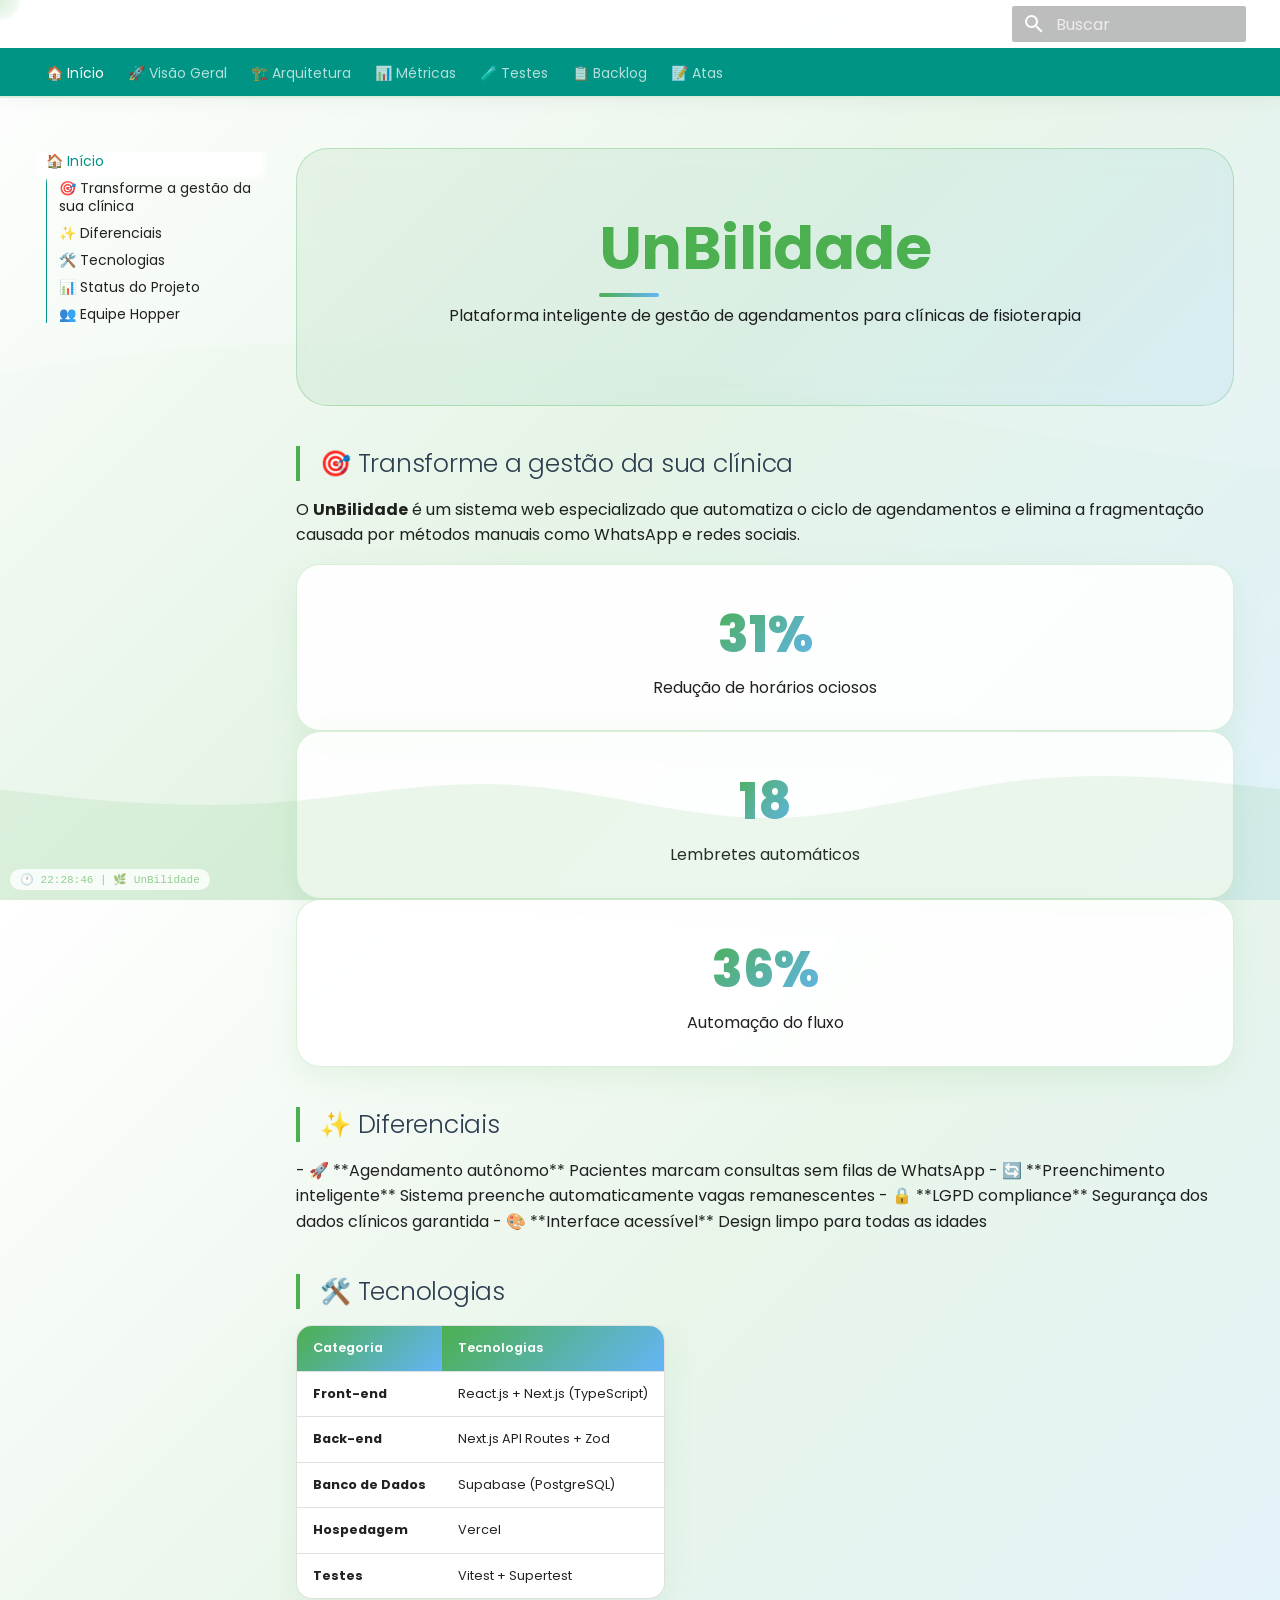
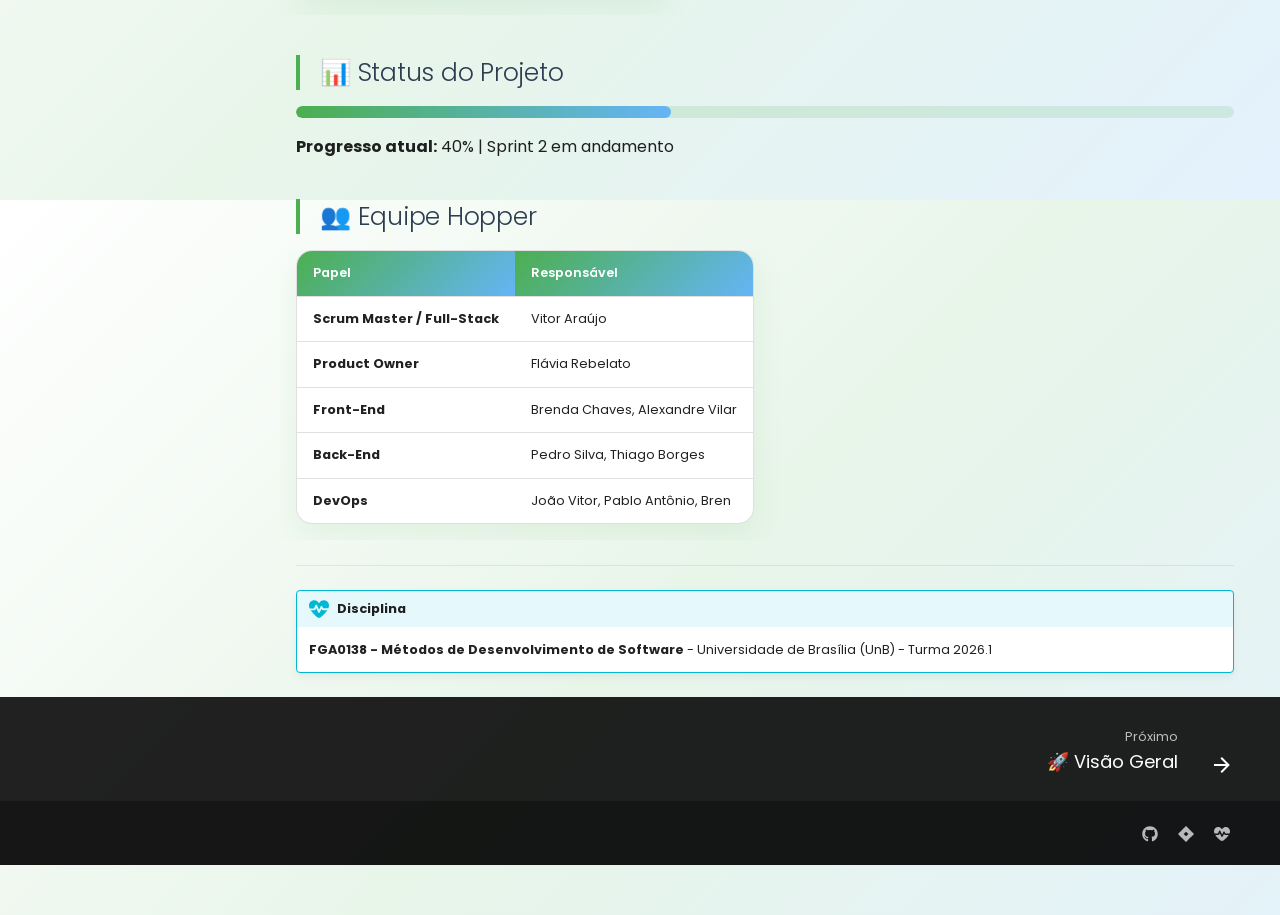
<file: index.html>
<!doctype html>
<html lang="pt" class="no-js">
  <head>
    
      <meta charset="utf-8">
      <meta name="viewport" content="width=device-width,initial-scale=1">
      
        <meta name="description" content="Plataforma inteligente de gestão de agendamentos para clínicas de fisioterapia">
      
      
        <meta name="author" content="Equipe Hopper">
      
      
        <link rel="canonical" href="https://iiBrenda.github.io/unbilidade-docs/">
      
      
      
        <link rel="next" href="visao-geral/">
      
      
        
      
      
      <link rel="icon" href="assets/images/favicon.png">
      <meta name="generator" content="mkdocs-1.6.1, mkdocs-material-9.7.6">
    
    
      
        <title>UnBilidade</title>
      
    
    
      <link rel="stylesheet" href="assets/stylesheets/main.484c7ddc.min.css">
      
        
        <link rel="stylesheet" href="assets/stylesheets/palette.ab4e12ef.min.css">
      
      
  
  
    
      
      
    
  
    
      
      
    
  
    
      
      
    
  
    
      
      
    
  
    
      
      
    
  
    
      
      
    
  
    
      
      
    
  
    
      
      
    
  
    
      
      
    
  
    
      
      
    
  
    
      
      
    
  
    
      
      
    
  
  
  <style>:root{--md-admonition-icon--note:url('data:image/svg+xml;charset=utf-8,%3Csvg%20xmlns%3D%22http%3A//www.w3.org/2000/svg%22%20viewBox%3D%220%200%20512%20512%22%3E%3C%21--%21%20Font%20Awesome%20Free%207.1.0%20by%20%40fontawesome%20-%20https%3A//fontawesome.com%20License%20-%20https%3A//fontawesome.com/license/free%20%28Icons%3A%20CC%20BY%204.0%2C%20Fonts%3A%20SIL%20OFL%201.1%2C%20Code%3A%20MIT%20License%29%20Copyright%202025%20Fonticons%2C%20Inc.--%3E%3Cpath%20d%3D%22M256%20512a256%20256%200%201%200%200-512%20256%20256%200%201%200%200%20512m-32-352a32%2032%200%201%201%2064%200%2032%2032%200%201%201-64%200m-8%2064h48c13.3%200%2024%2010.7%2024%2024v88h8c13.3%200%2024%2010.7%2024%2024s-10.7%2024-24%2024h-80c-13.3%200-24-10.7-24-24s10.7-24%2024-24h24v-64h-24c-13.3%200-24-10.7-24-24s10.7-24%2024-24%22/%3E%3C/svg%3E');--md-admonition-icon--abstract:url('data:image/svg+xml;charset=utf-8,%3Csvg%20xmlns%3D%22http%3A//www.w3.org/2000/svg%22%20viewBox%3D%220%200%20512%20512%22%3E%3C%21--%21%20Font%20Awesome%20Free%207.1.0%20by%20%40fontawesome%20-%20https%3A//fontawesome.com%20License%20-%20https%3A//fontawesome.com/license/free%20%28Icons%3A%20CC%20BY%204.0%2C%20Fonts%3A%20SIL%20OFL%201.1%2C%20Code%3A%20MIT%20License%29%20Copyright%202025%20Fonticons%2C%20Inc.--%3E%3Cpath%20d%3D%22M64%2064c0-17.7-14.3-32-32-32S0%2046.3%200%2064v336c0%2044.2%2035.8%2080%2080%2080h400c17.7%200%2032-14.3%2032-32s-14.3-32-32-32H80c-8.8%200-16-7.2-16-16zm406.6%2086.6c12.5-12.5%2012.5-32.8%200-45.3s-32.8-12.5-45.3%200L320%20210.7l-57.4-57.3c-12.5-12.5-32.8-12.5-45.3%200l-96%2096c-12.5%2012.5-12.5%2032.8%200%2045.3s32.8%2012.5%2045.3%200l73.4-73.4%2057.4%2057.4c12.5%2012.5%2032.8%2012.5%2045.3%200l128-128z%22/%3E%3C/svg%3E');--md-admonition-icon--info:url('data:image/svg+xml;charset=utf-8,%3Csvg%20xmlns%3D%22http%3A//www.w3.org/2000/svg%22%20viewBox%3D%220%200%20512%20512%22%3E%3C%21--%21%20Font%20Awesome%20Free%207.1.0%20by%20%40fontawesome%20-%20https%3A//fontawesome.com%20License%20-%20https%3A//fontawesome.com/license/free%20%28Icons%3A%20CC%20BY%204.0%2C%20Fonts%3A%20SIL%20OFL%201.1%2C%20Code%3A%20MIT%20License%29%20Copyright%202025%20Fonticons%2C%20Inc.--%3E%3Cpath%20d%3D%22m256%20107.9-15-20.8C216%2052.5%20175.9%2032%20133.1%2032%2059.6%2032%200%2091.6%200%20165.1v2.6c0%2023.6%206.2%2048%2016.6%2072.3h106c3.2%200%206.1-1.9%207.4-4.9l31.8-76.3c3.7-8.8%2012.3-14.6%2021.8-14.8s18.3%205.4%2022.2%2014.1L257.1%20272l41.4-82.8c4.1-8.1%2012.4-13.3%2021.5-13.3s17.4%205.1%2021.5%2013.3l23.2%2046.3c1.4%202.7%204.1%204.4%207.2%204.4h123.6c10.5-24.3%2016.6-48.7%2016.6-72.3V165C512%2091.6%20452.4%2032%20378.9%2032%20336.2%2032%20296%2052.5%20271%2087.1l-15%2020.7zM469.6%20288h-97.8c-21.2%200-40.6-12-50.1-31l-1.7-3.4-42.5%2085.1c-4.1%208.3-12.7%2013.5-22%2013.3s-17.6-5.7-21.4-14.1l-49.3-109.5-10.5%2025.2c-8.7%2020.9-29.1%2034.5-51.7%2034.5H42.4c47.2%2073.8%20123%20141.7%20170.4%20177.9%2012.4%209.4%2027.6%2014.1%2043.1%2014.1s30.8-4.6%2043.1-14.1c47.6-36.3%20123.4-104.2%20170.6-178%22/%3E%3C/svg%3E');--md-admonition-icon--tip:url('data:image/svg+xml;charset=utf-8,%3Csvg%20xmlns%3D%22http%3A//www.w3.org/2000/svg%22%20viewBox%3D%220%200%20384%20512%22%3E%3C%21--%21%20Font%20Awesome%20Free%207.1.0%20by%20%40fontawesome%20-%20https%3A//fontawesome.com%20License%20-%20https%3A//fontawesome.com/license/free%20%28Icons%3A%20CC%20BY%204.0%2C%20Fonts%3A%20SIL%20OFL%201.1%2C%20Code%3A%20MIT%20License%29%20Copyright%202025%20Fonticons%2C%20Inc.--%3E%3Cpath%20d%3D%22M292.9%20384c7.3-22.3%2021.9-42.5%2038.4-59.9C364%20289.7%20384%20243.2%20384%20192%20384%2086%20298%200%20192%200S0%2086%200%20192c0%2051.2%2020%2097.7%2052.7%20132.1%2016.5%2017.4%2031.2%2037.6%2038.4%2059.9h201.7zm-4.9%2048H96v16c0%2044.2%2035.8%2080%2080%2080h32c44.2%200%2080-35.8%2080-80zM184%20112c-39.8%200-72%2032.2-72%2072%200%2013.3-10.7%2024-24%2024s-24-10.7-24-24c0-66.3%2053.7-120%20120-120%2013.3%200%2024%2010.7%2024%2024s-10.7%2024-24%2024%22/%3E%3C/svg%3E');--md-admonition-icon--success:url('data:image/svg+xml;charset=utf-8,%3Csvg%20xmlns%3D%22http%3A//www.w3.org/2000/svg%22%20viewBox%3D%220%200%20512%20512%22%3E%3C%21--%21%20Font%20Awesome%20Free%207.1.0%20by%20%40fontawesome%20-%20https%3A//fontawesome.com%20License%20-%20https%3A//fontawesome.com/license/free%20%28Icons%3A%20CC%20BY%204.0%2C%20Fonts%3A%20SIL%20OFL%201.1%2C%20Code%3A%20MIT%20License%29%20Copyright%202025%20Fonticons%2C%20Inc.--%3E%3Cpath%20d%3D%22M256%20512a256%20256%200%201%201%200-512%20256%20256%200%201%201%200%20512m118-366.3c-10.7-7.8-25.7-5.4-33.5%205.3L221.1%20315.2%20169%20263.1c-9.4-9.4-24.6-9.4-33.9%200s-9.4%2024.6%200%2033.9l72%2072c5%205%2011.8%207.5%2018.8%207s13.4-4.1%2017.5-9.8l135.9-187c7.8-10.7%205.4-25.7-5.3-33.5%22/%3E%3C/svg%3E');--md-admonition-icon--question:url('data:image/svg+xml;charset=utf-8,%3Csvg%20xmlns%3D%22http%3A//www.w3.org/2000/svg%22%20viewBox%3D%220%200%20512%20512%22%3E%3C%21--%21%20Font%20Awesome%20Free%207.1.0%20by%20%40fontawesome%20-%20https%3A//fontawesome.com%20License%20-%20https%3A//fontawesome.com/license/free%20%28Icons%3A%20CC%20BY%204.0%2C%20Fonts%3A%20SIL%20OFL%201.1%2C%20Code%3A%20MIT%20License%29%20Copyright%202025%20Fonticons%2C%20Inc.--%3E%3Cpath%20d%3D%22M256%20512a256%20256%200%201%200%200-512%20256%20256%200%201%200%200%20512m0-336c-17.7%200-32%2014.3-32%2032%200%2013.3-10.7%2024-24%2024s-24-10.7-24-24c0-44.2%2035.8-80%2080-80s80%2035.8%2080%2080c0%2047.2-36%2067.2-56%2074.5v3.8c0%2013.3-10.7%2024-24%2024s-24-10.7-24-24v-8.1c0-20.5%2014.8-35.2%2030.1-40.2%206.4-2.1%2013.2-5.5%2018.2-10.3%204.3-4.2%207.7-10%207.7-19.6%200-17.7-14.3-32-32-32zm-32%20192a32%2032%200%201%201%2064%200%2032%2032%200%201%201-64%200%22/%3E%3C/svg%3E');--md-admonition-icon--warning:url('data:image/svg+xml;charset=utf-8,%3Csvg%20xmlns%3D%22http%3A//www.w3.org/2000/svg%22%20viewBox%3D%220%200%20512%20512%22%3E%3C%21--%21%20Font%20Awesome%20Free%207.1.0%20by%20%40fontawesome%20-%20https%3A//fontawesome.com%20License%20-%20https%3A//fontawesome.com/license/free%20%28Icons%3A%20CC%20BY%204.0%2C%20Fonts%3A%20SIL%20OFL%201.1%2C%20Code%3A%20MIT%20License%29%20Copyright%202025%20Fonticons%2C%20Inc.--%3E%3Cpath%20d%3D%22M256%200c14.7%200%2028.2%208.1%2035.2%2021l216%20400c6.7%2012.4%206.4%2027.4-.8%2039.5S486.1%20480%20472%20480H40c-14.1%200-27.2-7.4-34.4-19.5s-7.5-27.1-.8-39.5l216-400c7-12.9%2020.5-21%2035.2-21m0%20352a32%2032%200%201%200%200%2064%2032%2032%200%201%200%200-64m0-192c-18.2%200-32.7%2015.5-31.4%2033.7l7.4%20104c.9%2012.5%2011.4%2022.3%2023.9%2022.3%2012.6%200%2023-9.7%2023.9-22.3l7.4-104c1.3-18.2-13.1-33.7-31.4-33.7z%22/%3E%3C/svg%3E');--md-admonition-icon--failure:url('data:image/svg+xml;charset=utf-8,%3Csvg%20xmlns%3D%22http%3A//www.w3.org/2000/svg%22%20viewBox%3D%220%200%20512%20512%22%3E%3C%21--%21%20Font%20Awesome%20Free%207.1.0%20by%20%40fontawesome%20-%20https%3A//fontawesome.com%20License%20-%20https%3A//fontawesome.com/license/free%20%28Icons%3A%20CC%20BY%204.0%2C%20Fonts%3A%20SIL%20OFL%201.1%2C%20Code%3A%20MIT%20License%29%20Copyright%202025%20Fonticons%2C%20Inc.--%3E%3Cpath%20d%3D%22M416%20427.4c58.5-44%2096-111.6%2096-187.4C512%20107.5%20397.4%200%20256%200S0%20107.5%200%20240c0%2075.8%2037.5%20143.4%2096%20187.4V464c0%2026.5%2021.5%2048%2048%2048h32v-40c0-13.3%2010.7-24%2024-24s24%2010.7%2024%2024v40h64v-40c0-13.3%2010.7-24%2024-24s24%2010.7%2024%2024v40h32c26.5%200%2048-21.5%2048-48zM96%20256a64%2064%200%201%201%20128%200%2064%2064%200%201%201-128%200m256-64a64%2064%200%201%201%200%20128%2064%2064%200%201%201%200-128%22/%3E%3C/svg%3E');--md-admonition-icon--danger:url('data:image/svg+xml;charset=utf-8,%3Csvg%20xmlns%3D%22http%3A//www.w3.org/2000/svg%22%20viewBox%3D%220%200%20576%20512%22%3E%3C%21--%21%20Font%20Awesome%20Free%207.1.0%20by%20%40fontawesome%20-%20https%3A//fontawesome.com%20License%20-%20https%3A//fontawesome.com/license/free%20%28Icons%3A%20CC%20BY%204.0%2C%20Fonts%3A%20SIL%20OFL%201.1%2C%20Code%3A%20MIT%20License%29%20Copyright%202025%20Fonticons%2C%20Inc.--%3E%3Cpath%20d%3D%22M446.2%2034.5C432%2024.4%20412.7%2029.9%20404%2045l-72.4%20125.3c31.3%2015.8%2052.8%2048.3%2052.8%2085.7h144c17.7%200%2032.2-14.4%2030.1-31.9C549.4%20146%20507.1%2078%20446.2%2034.5M172.7%2044.9c-8.7-15.1-28-20.6-42.2-10.4C69.6%2077.9%2027.3%20145.9%2018.2%20224.1%2016.1%20241.6%2030.7%20256%2048.3%20256h144c0-37.5%2021.5-69.9%2052.8-85.7zm-9.4%20416.8c-8.7%2015.1-3.8%2034.5%2012%2041.8%2034.4%2015.7%2072.7%2024.5%20113%2024.5s78.6-8.8%20113-24.5c15.8-7.2%2020.7-26.7%2012-41.8L341%20336.3c-15.1%209.9-33.2%2015.7-52.6%2015.7s-37.5-5.8-52.6-15.7zm125-157.7a48%2048%200%201%200-.7-96%2048%2048%200%201%200%20.7%2096%22/%3E%3C/svg%3E');--md-admonition-icon--bug:url('data:image/svg+xml;charset=utf-8,%3Csvg%20xmlns%3D%22http%3A//www.w3.org/2000/svg%22%20viewBox%3D%220%200%20576%20512%22%3E%3C%21--%21%20Font%20Awesome%20Free%207.1.0%20by%20%40fontawesome%20-%20https%3A//fontawesome.com%20License%20-%20https%3A//fontawesome.com/license/free%20%28Icons%3A%20CC%20BY%204.0%2C%20Fonts%3A%20SIL%20OFL%201.1%2C%20Code%3A%20MIT%20License%29%20Copyright%202025%20Fonticons%2C%20Inc.--%3E%3Cpath%20d%3D%22M192%2096c0-53%2043-96%2096-96s96%2043%2096%2096v3.6c0%2015.7-12.7%2028.4-28.4%2028.4H220.5c-15.7%200-28.4-12.7-28.4-28.4V96zm345.6%2012.8c10.6%2014.1%207.7%2034.2-6.4%2044.8l-97.8%2073.3c5.3%208.9%209.3%2018.7%2011.8%2029.1H544c17.7%200%2032%2014.3%2032%2032s-14.3%2032-32%2032h-96v32c0%202.6-.1%205.3-.2%207.9l83.4%2062.5c14.1%2010.6%2017%2030.7%206.4%2044.8s-30.7%2017-44.8%206.4l-63.1-47.3c-23.2%2044.2-66.5%2076.2-117.7%2083.9V280c0-13.3-10.7-24-24-24s-24%2010.7-24%2024v230.2c-51.2-7.7-94.5-39.7-117.7-83.9l-63.1%2047.3c-14.1%2010.6-34.2%207.7-44.8-6.4s-7.7-34.2%206.4-44.8l83.4-62.5c-.1-2.6-.2-5.2-.2-7.9v-32H32c-17.7%200-32-14.3-32-32s14.3-32%2032-32h98.8c2.5-10.4%206.5-20.2%2011.8-29.1l-97.8-73.3c-14.1-10.6-17-30.7-6.4-44.8s30.7-17%2044.8-6.4L192%20184c12.3-5.1%2025.8-8%2040-8h112c14.2%200%2027.7%202.8%2040%208l108.8-81.6c14.1-10.6%2034.2-7.7%2044.8%206.4%22/%3E%3C/svg%3E');--md-admonition-icon--example:url('data:image/svg+xml;charset=utf-8,%3Csvg%20xmlns%3D%22http%3A//www.w3.org/2000/svg%22%20viewBox%3D%220%200%20448%20512%22%3E%3C%21--%21%20Font%20Awesome%20Free%207.1.0%20by%20%40fontawesome%20-%20https%3A//fontawesome.com%20License%20-%20https%3A//fontawesome.com/license/free%20%28Icons%3A%20CC%20BY%204.0%2C%20Fonts%3A%20SIL%20OFL%201.1%2C%20Code%3A%20MIT%20License%29%20Copyright%202025%20Fonticons%2C%20Inc.--%3E%3Cpath%20d%3D%22M288%200H128c-17.7%200-32%2014.3-32%2032s14.3%2032%2032%2032v151.5L7.5%20426.3C2.6%20435%200%20444.7%200%20454.7%200%20486.4%2025.6%20512%2057.3%20512h333.4c31.6%200%2057.3-25.6%2057.3-57.3%200-10-2.6-19.8-7.5-28.4L320%20215.5V64c17.7%200%2032-14.3%2032-32S337.7%200%20320%200zm-96%20215.5V64h64v151.5c0%2011.1%202.9%2022.1%208.4%2031.8L306%20320H142l41.6-72.7c5.5-9.7%208.4-20.6%208.4-31.8%22/%3E%3C/svg%3E');--md-admonition-icon--quote:url('data:image/svg+xml;charset=utf-8,%3Csvg%20xmlns%3D%22http%3A//www.w3.org/2000/svg%22%20viewBox%3D%220%200%20448%20512%22%3E%3C%21--%21%20Font%20Awesome%20Free%207.1.0%20by%20%40fontawesome%20-%20https%3A//fontawesome.com%20License%20-%20https%3A//fontawesome.com/license/free%20%28Icons%3A%20CC%20BY%204.0%2C%20Fonts%3A%20SIL%20OFL%201.1%2C%20Code%3A%20MIT%20License%29%20Copyright%202025%20Fonticons%2C%20Inc.--%3E%3Cpath%20d%3D%22M0%20216C0%20149.7%2053.7%2096%20120%2096h8c17.7%200%2032%2014.3%2032%2032s-14.3%2032-32%2032h-8c-30.9%200-56%2025.1-56%2056v8h64c35.3%200%2064%2028.7%2064%2064v64c0%2035.3-28.7%2064-64%2064H64c-35.3%200-64-28.7-64-64zm256%200c0-66.3%2053.7-120%20120-120h8c17.7%200%2032%2014.3%2032%2032s-14.3%2032-32%2032h-8c-30.9%200-56%2025.1-56%2056v8h64c35.3%200%2064%2028.7%2064%2064v64c0%2035.3-28.7%2064-64%2064h-64c-35.3%200-64-28.7-64-64z%22/%3E%3C/svg%3E');}</style>



    
    
      
    
    
      
        
        
        <link rel="preconnect" href="https://fonts.gstatic.com" crossorigin>
        <link rel="stylesheet" href="https://fonts.googleapis.com/css?family=Poppins:300,300i,400,400i,700,700i%7CFira+Code:400,400i,700,700i&display=fallback">
        <style>:root{--md-text-font:"Poppins";--md-code-font:"Fira Code"}</style>
      
    
    
      <link rel="stylesheet" href="stylesheets/clinica-theme.css">
    
    <script>__md_scope=new URL(".",location),__md_hash=e=>[...e].reduce(((e,_)=>(e<<5)-e+_.charCodeAt(0)),0),__md_get=(e,_=localStorage,t=__md_scope)=>JSON.parse(_.getItem(t.pathname+"."+e)),__md_set=(e,_,t=localStorage,a=__md_scope)=>{try{t.setItem(a.pathname+"."+e,JSON.stringify(_))}catch(e){}}</script>
    
      

    
    
  </head>
  
  
    
    
      
    
    
    
    
    <body dir="ltr" data-md-color-scheme="default" data-md-color-primary="teal" data-md-color-accent="light-blue">
  
    
    <input class="md-toggle" data-md-toggle="drawer" type="checkbox" id="__drawer" autocomplete="off">
    <input class="md-toggle" data-md-toggle="search" type="checkbox" id="__search" autocomplete="off">
    <label class="md-overlay" for="__drawer"></label>
    <div data-md-component="skip">
      
        
        <a href="#transforme-a-gestao-da-sua-clinica" class="md-skip">
          Pular para conteúdo
        </a>
      
    </div>
    <div data-md-component="announce">
      
    </div>
    
    
      

  

<header class="md-header md-header--shadow md-header--lifted" data-md-component="header">
  <nav class="md-header__inner md-grid" aria-label="Cabeçalho">
    <a href="." title="UnBilidade" class="md-header__button md-logo" aria-label="UnBilidade" data-md-component="logo">
      
  
  <svg xmlns="http://www.w3.org/2000/svg" viewBox="0 0 24 24"><path d="M2 22V7a1 1 0 0 1 1-1h4V2h10v4h4a1 1 0 0 1 1 1v15h-8v-5h-4v5zM9 4v6h2V8h2v2h2V4h-2v2h-2V4zM4 20h4v-3H4zm0-5h4v-3H4zm12 5h4v-3h-4zm0-5h4v-3h-4zm-6 0h4v-3h-4z"/></svg>

    </a>
    <label class="md-header__button md-icon" for="__drawer">
      
      <svg xmlns="http://www.w3.org/2000/svg" viewBox="0 0 24 24"><path d="M3 6h18v2H3zm0 5h18v2H3zm0 5h18v2H3z"/></svg>
    </label>
    <div class="md-header__title" data-md-component="header-title">
      <div class="md-header__ellipsis">
        <div class="md-header__topic">
          <span class="md-ellipsis">
            UnBilidade
          </span>
        </div>
        <div class="md-header__topic" data-md-component="header-topic">
          <span class="md-ellipsis">
            
              🏠 Início
            
          </span>
        </div>
      </div>
    </div>
    
      
        <form class="md-header__option" data-md-component="palette">
  
    
    
    
    <input class="md-option" data-md-color-media="" data-md-color-scheme="default" data-md-color-primary="teal" data-md-color-accent="light-blue"  aria-label="Modo Claro"  type="radio" name="__palette" id="__palette_0">
    
      <label class="md-header__button md-icon" title="Modo Claro" for="__palette_1" hidden>
        <svg xmlns="http://www.w3.org/2000/svg" viewBox="0 0 24 24"><path d="M12 7a5 5 0 0 1 5 5 5 5 0 0 1-5 5 5 5 0 0 1-5-5 5 5 0 0 1 5-5m0 2a3 3 0 0 0-3 3 3 3 0 0 0 3 3 3 3 0 0 0 3-3 3 3 0 0 0-3-3m0-7 2.39 3.42C13.65 5.15 12.84 5 12 5s-1.65.15-2.39.42zM3.34 7l4.16-.35A7.2 7.2 0 0 0 5.94 8.5c-.44.74-.69 1.5-.83 2.29zm.02 10 1.76-3.77a7.131 7.131 0 0 0 2.38 4.14zM20.65 7l-1.77 3.79a7.02 7.02 0 0 0-2.38-4.15zm-.01 10-4.14.36c.59-.51 1.12-1.14 1.54-1.86.42-.73.69-1.5.83-2.29zM12 22l-2.41-3.44c.74.27 1.55.44 2.41.44.82 0 1.63-.17 2.37-.44z"/></svg>
      </label>
    
  
    
    
    
    <input class="md-option" data-md-color-media="" data-md-color-scheme="default" data-md-color-primary="light-green" data-md-color-accent="cyan"  aria-label="Modo Clínica"  type="radio" name="__palette" id="__palette_1">
    
      <label class="md-header__button md-icon" title="Modo Clínica" for="__palette_2" hidden>
        <svg xmlns="http://www.w3.org/2000/svg" viewBox="0 0 24 24"><path d="M17 8C8 10 5.9 16.17 3.82 21.34l1.89.66.95-2.3c.48.17.98.3 1.34.3C19 20 22 3 22 3c-1 2-8 2.25-13 3.25S2 11.5 2 13.5s1.75 3.75 1.75 3.75C7 8 17 8 17 8"/></svg>
      </label>
    
  
    
    
    
    <input class="md-option" data-md-color-media="" data-md-color-scheme="slate" data-md-color-primary="blue-grey" data-md-color-accent="light-green"  aria-label="Modo Escuro"  type="radio" name="__palette" id="__palette_2">
    
      <label class="md-header__button md-icon" title="Modo Escuro" for="__palette_0" hidden>
        <svg xmlns="http://www.w3.org/2000/svg" viewBox="0 0 24 24"><path d="m17.75 4.09-2.53 1.94.91 3.06-2.63-1.81-2.63 1.81.91-3.06-2.53-1.94L12.44 4l1.06-3 1.06 3zm3.5 6.91-1.64 1.25.59 1.98-1.7-1.17-1.7 1.17.59-1.98L15.75 11l2.06-.05L18.5 9l.69 1.95zm-2.28 4.95c.83-.08 1.72 1.1 1.19 1.85-.32.45-.66.87-1.08 1.27C15.17 23 8.84 23 4.94 19.07c-3.91-3.9-3.91-10.24 0-14.14.4-.4.82-.76 1.27-1.08.75-.53 1.93.36 1.85 1.19-.27 2.86.69 5.83 2.89 8.02a9.96 9.96 0 0 0 8.02 2.89m-1.64 2.02a12.08 12.08 0 0 1-7.8-3.47c-2.17-2.19-3.33-5-3.49-7.82-2.81 3.14-2.7 7.96.31 10.98 3.02 3.01 7.84 3.12 10.98.31"/></svg>
      </label>
    
  
</form>
      
    
    
      <script>var palette=__md_get("__palette");if(palette&&palette.color){if("(prefers-color-scheme)"===palette.color.media){var media=matchMedia("(prefers-color-scheme: light)"),input=document.querySelector(media.matches?"[data-md-color-media='(prefers-color-scheme: light)']":"[data-md-color-media='(prefers-color-scheme: dark)']");palette.color.media=input.getAttribute("data-md-color-media"),palette.color.scheme=input.getAttribute("data-md-color-scheme"),palette.color.primary=input.getAttribute("data-md-color-primary"),palette.color.accent=input.getAttribute("data-md-color-accent")}for(var[key,value]of Object.entries(palette.color))document.body.setAttribute("data-md-color-"+key,value)}</script>
    
    
    
      
      
        <label class="md-header__button md-icon" for="__search">
          
          <svg xmlns="http://www.w3.org/2000/svg" viewBox="0 0 24 24"><path d="M9.5 3A6.5 6.5 0 0 1 16 9.5c0 1.61-.59 3.09-1.56 4.23l.27.27h.79l5 5-1.5 1.5-5-5v-.79l-.27-.27A6.52 6.52 0 0 1 9.5 16 6.5 6.5 0 0 1 3 9.5 6.5 6.5 0 0 1 9.5 3m0 2C7 5 5 7 5 9.5S7 14 9.5 14 14 12 14 9.5 12 5 9.5 5"/></svg>
        </label>
        <div class="md-search" data-md-component="search" role="dialog">
  <label class="md-search__overlay" for="__search"></label>
  <div class="md-search__inner" role="search">
    <form class="md-search__form" name="search">
      <input type="text" class="md-search__input" name="query" aria-label="Buscar" placeholder="Buscar" autocapitalize="off" autocorrect="off" autocomplete="off" spellcheck="false" data-md-component="search-query" required>
      <label class="md-search__icon md-icon" for="__search">
        
        <svg xmlns="http://www.w3.org/2000/svg" viewBox="0 0 24 24"><path d="M9.5 3A6.5 6.5 0 0 1 16 9.5c0 1.61-.59 3.09-1.56 4.23l.27.27h.79l5 5-1.5 1.5-5-5v-.79l-.27-.27A6.52 6.52 0 0 1 9.5 16 6.5 6.5 0 0 1 3 9.5 6.5 6.5 0 0 1 9.5 3m0 2C7 5 5 7 5 9.5S7 14 9.5 14 14 12 14 9.5 12 5 9.5 5"/></svg>
        
        <svg xmlns="http://www.w3.org/2000/svg" viewBox="0 0 24 24"><path d="M20 11v2H8l5.5 5.5-1.42 1.42L4.16 12l7.92-7.92L13.5 5.5 8 11z"/></svg>
      </label>
      <nav class="md-search__options" aria-label="Pesquisar">
        
          <a href="javascript:void(0)" class="md-search__icon md-icon" title="Compartilhar" aria-label="Compartilhar" data-clipboard data-clipboard-text="" data-md-component="search-share" tabindex="-1">
            
            <svg xmlns="http://www.w3.org/2000/svg" viewBox="0 0 24 24"><path d="M18 16.08c-.76 0-1.44.3-1.96.77L8.91 12.7c.05-.23.09-.46.09-.7s-.04-.47-.09-.7l7.05-4.11c.54.5 1.25.81 2.04.81a3 3 0 0 0 3-3 3 3 0 0 0-3-3 3 3 0 0 0-3 3c0 .24.04.47.09.7L8.04 9.81C7.5 9.31 6.79 9 6 9a3 3 0 0 0-3 3 3 3 0 0 0 3 3c.79 0 1.5-.31 2.04-.81l7.12 4.15c-.05.21-.08.43-.08.66 0 1.61 1.31 2.91 2.92 2.91s2.92-1.3 2.92-2.91A2.92 2.92 0 0 0 18 16.08"/></svg>
          </a>
        
        <button type="reset" class="md-search__icon md-icon" title="Limpar" aria-label="Limpar" tabindex="-1">
          
          <svg xmlns="http://www.w3.org/2000/svg" viewBox="0 0 24 24"><path d="M19 6.41 17.59 5 12 10.59 6.41 5 5 6.41 10.59 12 5 17.59 6.41 19 12 13.41 17.59 19 19 17.59 13.41 12z"/></svg>
        </button>
      </nav>
      
        <div class="md-search__suggest" data-md-component="search-suggest"></div>
      
    </form>
    <div class="md-search__output">
      <div class="md-search__scrollwrap" tabindex="0" data-md-scrollfix>
        <div class="md-search-result" data-md-component="search-result">
          <div class="md-search-result__meta">
            Inicializando busca
          </div>
          <ol class="md-search-result__list" role="presentation"></ol>
        </div>
      </div>
    </div>
  </div>
</div>
      
    
    
  </nav>
  
    
      
<nav class="md-tabs" aria-label="Abas" data-md-component="tabs">
  <div class="md-grid">
    <ul class="md-tabs__list">
      
        
  
  
  
    
  
  
    <li class="md-tabs__item md-tabs__item--active">
      <a href="." class="md-tabs__link">
        
  
  
    
  
  🏠 Início

      </a>
    </li>
  

      
        
  
  
  
  
    <li class="md-tabs__item">
      <a href="visao-geral/" class="md-tabs__link">
        
  
  
    
  
  🚀 Visão Geral

      </a>
    </li>
  

      
        
  
  
  
  
    <li class="md-tabs__item">
      <a href="arquitetura/" class="md-tabs__link">
        
  
  
    
  
  🏗️ Arquitetura

      </a>
    </li>
  

      
        
  
  
  
  
    <li class="md-tabs__item">
      <a href="metricas/" class="md-tabs__link">
        
  
  
    
  
  📊 Métricas

      </a>
    </li>
  

      
        
  
  
  
  
    <li class="md-tabs__item">
      <a href="testes/" class="md-tabs__link">
        
  
  
    
  
  🧪 Testes

      </a>
    </li>
  

      
        
  
  
  
  
    <li class="md-tabs__item">
      <a href="backlog/" class="md-tabs__link">
        
  
  
    
  
  📋 Backlog

      </a>
    </li>
  

      
        
  
  
  
  
    
    
      <li class="md-tabs__item">
        <a href="atas/ata-2025-04-23/" class="md-tabs__link">
          
  
  
  📝 Atas

        </a>
      </li>
    
  

      
    </ul>
  </div>
</nav>
    
  
</header>
    
    <div class="md-container" data-md-component="container">
      
      
        
      
      <main class="md-main" data-md-component="main">
        <div class="md-main__inner md-grid">
          
            
              
              <div class="md-sidebar md-sidebar--primary" data-md-component="sidebar" data-md-type="navigation" >
                <div class="md-sidebar__scrollwrap">
                  <div class="md-sidebar__inner">
                    


  


  

<nav class="md-nav md-nav--primary md-nav--lifted md-nav--integrated" aria-label="Navegação" data-md-level="0">
  <label class="md-nav__title" for="__drawer">
    <a href="." title="UnBilidade" class="md-nav__button md-logo" aria-label="UnBilidade" data-md-component="logo">
      
  
  <svg xmlns="http://www.w3.org/2000/svg" viewBox="0 0 24 24"><path d="M2 22V7a1 1 0 0 1 1-1h4V2h10v4h4a1 1 0 0 1 1 1v15h-8v-5h-4v5zM9 4v6h2V8h2v2h2V4h-2v2h-2V4zM4 20h4v-3H4zm0-5h4v-3H4zm12 5h4v-3h-4zm0-5h4v-3h-4zm-6 0h4v-3h-4z"/></svg>

    </a>
    UnBilidade
  </label>
  
  <ul class="md-nav__list" data-md-scrollfix>
    
      
      
  
  
    
  
  
  
    <li class="md-nav__item md-nav__item--active">
      
      <input class="md-nav__toggle md-toggle" type="checkbox" id="__toc">
      
      
      
        <label class="md-nav__link md-nav__link--active" for="__toc">
          
  
  
  <span class="md-ellipsis">
    
  
    🏠 Início
  

    
  </span>
  
  

          <span class="md-nav__icon md-icon"></span>
        </label>
      
      <a href="." class="md-nav__link md-nav__link--active">
        
  
  
  <span class="md-ellipsis">
    
  
    🏠 Início
  

    
  </span>
  
  

      </a>
      
        

<nav class="md-nav md-nav--secondary" aria-label="Índice">
  
  
  
  
    <label class="md-nav__title" for="__toc">
      <span class="md-nav__icon md-icon"></span>
      Índice
    </label>
    <ul class="md-nav__list" data-md-component="toc" data-md-scrollfix>
      
        <li class="md-nav__item">
  <a href="#transforme-a-gestao-da-sua-clinica" class="md-nav__link">
    <span class="md-ellipsis">
      
        🎯 Transforme a gestão da sua clínica
      
    </span>
  </a>
  
</li>
      
        <li class="md-nav__item">
  <a href="#diferenciais" class="md-nav__link">
    <span class="md-ellipsis">
      
        ✨ Diferenciais
      
    </span>
  </a>
  
</li>
      
        <li class="md-nav__item">
  <a href="#tecnologias" class="md-nav__link">
    <span class="md-ellipsis">
      
        🛠️ Tecnologias
      
    </span>
  </a>
  
</li>
      
        <li class="md-nav__item">
  <a href="#status-do-projeto" class="md-nav__link">
    <span class="md-ellipsis">
      
        📊 Status do Projeto
      
    </span>
  </a>
  
</li>
      
        <li class="md-nav__item">
  <a href="#equipe-hopper" class="md-nav__link">
    <span class="md-ellipsis">
      
        👥 Equipe Hopper
      
    </span>
  </a>
  
</li>
      
    </ul>
  
</nav>
      
    </li>
  

    
      
      
  
  
  
  
    <li class="md-nav__item">
      <a href="visao-geral/" class="md-nav__link">
        
  
  
  <span class="md-ellipsis">
    
  
    🚀 Visão Geral
  

    
  </span>
  
  

      </a>
    </li>
  

    
      
      
  
  
  
  
    <li class="md-nav__item">
      <a href="arquitetura/" class="md-nav__link">
        
  
  
  <span class="md-ellipsis">
    
  
    🏗️ Arquitetura
  

    
  </span>
  
  

      </a>
    </li>
  

    
      
      
  
  
  
  
    <li class="md-nav__item">
      <a href="metricas/" class="md-nav__link">
        
  
  
  <span class="md-ellipsis">
    
  
    📊 Métricas
  

    
  </span>
  
  

      </a>
    </li>
  

    
      
      
  
  
  
  
    <li class="md-nav__item">
      <a href="testes/" class="md-nav__link">
        
  
  
  <span class="md-ellipsis">
    
  
    🧪 Testes
  

    
  </span>
  
  

      </a>
    </li>
  

    
      
      
  
  
  
  
    <li class="md-nav__item">
      <a href="backlog/" class="md-nav__link">
        
  
  
  <span class="md-ellipsis">
    
  
    📋 Backlog
  

    
  </span>
  
  

      </a>
    </li>
  

    
      
      
  
  
  
  
    
    
    
    
      
      
        
      
    
    
    <li class="md-nav__item md-nav__item--nested">
      
        
        
        <input class="md-nav__toggle md-toggle " type="checkbox" id="__nav_7" >
        
          
          <label class="md-nav__link" for="__nav_7" id="__nav_7_label" tabindex="0">
            
  
  
  <span class="md-ellipsis">
    
  
    📝 Atas
  

    
  </span>
  
  

            <span class="md-nav__icon md-icon"></span>
          </label>
        
        <nav class="md-nav" data-md-level="1" aria-labelledby="__nav_7_label" aria-expanded="false">
          <label class="md-nav__title" for="__nav_7">
            <span class="md-nav__icon md-icon"></span>
            
  
    📝 Atas
  

          </label>
          <ul class="md-nav__list" data-md-scrollfix>
            
              
                
  
  
  
  
    <li class="md-nav__item">
      <a href="atas/ata-2025-04-23/" class="md-nav__link">
        
  
  
  <span class="md-ellipsis">
    
  
    📄 Ata 23/04
  

    
  </span>
  
  

      </a>
    </li>
  

              
            
              
                
  
  
  
  
    <li class="md-nav__item">
      <a href="atas/ata-2025-05-02/" class="md-nav__link">
        
  
  
  <span class="md-ellipsis">
    
  
    📄 Ata 02/05
  

    
  </span>
  
  

      </a>
    </li>
  

              
            
          </ul>
        </nav>
      
    </li>
  

    
  </ul>
</nav>
                  </div>
                </div>
              </div>
            
            
          
          
            <div class="md-content" data-md-component="content">
              
              <article class="md-content__inner md-typeset">
                
                  



<div class="hero">
  <h1>UnBilidade</h1>
  <p>Plataforma inteligente de gestão de agendamentos para clínicas de fisioterapia</p>
</div>

<h2 id="transforme-a-gestao-da-sua-clinica">🎯 Transforme a gestão da sua clínica<a class="headerlink" href="#transforme-a-gestao-da-sua-clinica" title="Link direto">&para;</a></h2>
<p>O <strong>UnBilidade</strong> é um sistema web especializado que automatiza o ciclo de agendamentos e elimina a fragmentação causada por métodos manuais como WhatsApp e redes sociais.</p>
<div class="stats">
  <div class="stat-card">
    <div class="stat-number">+40%</div>
    <div class="stat-label">Redução de horários ociosos</div>
  </div>
  <div class="stat-card">
    <div class="stat-number">24h</div>
    <div class="stat-label">Lembretes automáticos</div>
  </div>
  <div class="stat-card">
    <div class="stat-number">100%</div>
    <div class="stat-label">Automação do fluxo</div>
  </div>
</div>

<h2 id="diferenciais">✨ Diferenciais<a class="headerlink" href="#diferenciais" title="Link direto">&para;</a></h2>
<div class="grid cards" markdown>

-   🚀 **Agendamento autônomo**

    Pacientes marcam consultas sem filas de WhatsApp

-   🔄 **Preenchimento inteligente**

    Sistema preenche automaticamente vagas remanescentes

-   🔒 **LGPD compliance**

    Segurança dos dados clínicos garantida

-   🎨 **Interface acessível**

    Design limpo para todas as idades

</div>

<h2 id="tecnologias">🛠️ Tecnologias<a class="headerlink" href="#tecnologias" title="Link direto">&para;</a></h2>
<table>
<thead>
<tr>
<th style="text-align: left;">Categoria</th>
<th style="text-align: left;">Tecnologias</th>
</tr>
</thead>
<tbody>
<tr>
<td style="text-align: left;"><strong>Front-end</strong></td>
<td style="text-align: left;">React.js + Next.js (TypeScript)</td>
</tr>
<tr>
<td style="text-align: left;"><strong>Back-end</strong></td>
<td style="text-align: left;">Next.js API Routes + Zod</td>
</tr>
<tr>
<td style="text-align: left;"><strong>Banco de Dados</strong></td>
<td style="text-align: left;">Supabase (PostgreSQL)</td>
</tr>
<tr>
<td style="text-align: left;"><strong>Hospedagem</strong></td>
<td style="text-align: left;">Vercel</td>
</tr>
<tr>
<td style="text-align: left;"><strong>Testes</strong></td>
<td style="text-align: left;">Vitest + Supertest</td>
</tr>
</tbody>
</table>
<h2 id="status-do-projeto">📊 Status do Projeto<a class="headerlink" href="#status-do-projeto" title="Link direto">&para;</a></h2>
<div class="progress-bar" style="margin-bottom: 0.5rem;">
  <div class="progress-fill" style="width: 40%;"></div>
</div>

<p><strong>Progresso atual:</strong> 40% | Sprint 2 em andamento</p>
<h2 id="equipe-hopper">👥 Equipe Hopper<a class="headerlink" href="#equipe-hopper" title="Link direto">&para;</a></h2>
<table>
<thead>
<tr>
<th style="text-align: left;">Papel</th>
<th style="text-align: left;">Responsável</th>
</tr>
</thead>
<tbody>
<tr>
<td style="text-align: left;"><strong>Scrum Master / Full-Stack</strong></td>
<td style="text-align: left;">Vitor Araújo</td>
</tr>
<tr>
<td style="text-align: left;"><strong>Product Owner</strong></td>
<td style="text-align: left;">Flávia Rebelato</td>
</tr>
<tr>
<td style="text-align: left;"><strong>Front-End</strong></td>
<td style="text-align: left;">Brenda Chaves, Alexandre Vilar</td>
</tr>
<tr>
<td style="text-align: left;"><strong>Back-End</strong></td>
<td style="text-align: left;">Pedro Silva, Thiago Borges</td>
</tr>
<tr>
<td style="text-align: left;"><strong>DevOps</strong></td>
<td style="text-align: left;">João Vitor, Pablo Antônio, Bren</td>
</tr>
</tbody>
</table>
<hr />
<div class="admonition info">
<p class="admonition-title">Disciplina</p>
<p><strong>FGA0138 - Métodos de Desenvolvimento de Software</strong> - Universidade de Brasília (UnB) - Turma 2026.1</p>
</div>












                
              </article>
            </div>
          
          
<script>var target=document.getElementById(location.hash.slice(1));target&&target.name&&(target.checked=target.name.startsWith("__tabbed_"))</script>
        </div>
        
          <button type="button" class="md-top md-icon" data-md-component="top" hidden>
  
  <svg xmlns="http://www.w3.org/2000/svg" viewBox="0 0 24 24"><path d="M13 20h-2V8l-5.5 5.5-1.42-1.42L12 4.16l7.92 7.92-1.42 1.42L13 8z"/></svg>
  Voltar para o topo
</button>
        
      </main>
      
        <footer class="md-footer">
  
    
      
      <nav class="md-footer__inner md-grid" aria-label="Rodapé" >
        
        
          
          <a href="visao-geral/" class="md-footer__link md-footer__link--next" aria-label="Próximo: 🚀 Visão Geral">
            <div class="md-footer__title">
              <span class="md-footer__direction">
                Próximo
              </span>
              <div class="md-ellipsis">
                🚀 Visão Geral
              </div>
            </div>
            <div class="md-footer__button md-icon">
              
              <svg xmlns="http://www.w3.org/2000/svg" viewBox="0 0 24 24"><path d="M4 11v2h12l-5.5 5.5 1.42 1.42L19.84 12l-7.92-7.92L10.5 5.5 16 11z"/></svg>
            </div>
          </a>
        
      </nav>
    
  
  <div class="md-footer-meta md-typeset">
    <div class="md-footer-meta__inner md-grid">
      <div class="md-copyright">
  
  
</div>
      
        
<div class="md-social">
  
    
    
    
    
    <a href="https://github.com/SEU-USUARIO/unbilidade-docs" target="_blank" rel="noopener" title="GitHub" class="md-social__link">
      <svg xmlns="http://www.w3.org/2000/svg" viewBox="0 0 512 512"><!--! Font Awesome Free 7.1.0 by @fontawesome - https://fontawesome.com License - https://fontawesome.com/license/free (Icons: CC BY 4.0, Fonts: SIL OFL 1.1, Code: MIT License) Copyright 2025 Fonticons, Inc.--><path d="M173.9 397.4c0 2-2.3 3.6-5.2 3.6-3.3.3-5.6-1.3-5.6-3.6 0-2 2.3-3.6 5.2-3.6 3-.3 5.6 1.3 5.6 3.6m-31.1-4.5c-.7 2 1.3 4.3 4.3 4.9 2.6 1 5.6 0 6.2-2s-1.3-4.3-4.3-5.2c-2.6-.7-5.5.3-6.2 2.3m44.2-1.7c-2.9.7-4.9 2.6-4.6 4.9.3 2 2.9 3.3 5.9 2.6 2.9-.7 4.9-2.6 4.6-4.6-.3-1.9-3-3.2-5.9-2.9M252.8 8C114.1 8 8 113.3 8 252c0 110.9 69.8 205.8 169.5 239.2 12.8 2.3 17.3-5.6 17.3-12.1 0-6.2-.3-40.4-.3-61.4 0 0-70 15-84.7-29.8 0 0-11.4-29.1-27.8-36.6 0 0-22.9-15.7 1.6-15.4 0 0 24.9 2 38.6 25.8 21.9 38.6 58.6 27.5 72.9 20.9 2.3-16 8.8-27.1 16-33.7-55.9-6.2-112.3-14.3-112.3-110.5 0-27.5 7.6-41.3 23.6-58.9-2.6-6.5-11.1-33.3 2.6-67.9 20.9-6.5 69 27 69 27 20-5.6 41.5-8.5 62.8-8.5s42.8 2.9 62.8 8.5c0 0 48.1-33.6 69-27 13.7 34.7 5.2 61.4 2.6 67.9 16 17.7 25.8 31.5 25.8 58.9 0 96.5-58.9 104.2-114.8 110.5 9.2 7.9 17 22.9 17 46.4 0 33.7-.3 75.4-.3 83.6 0 6.5 4.6 14.4 17.3 12.1C436.2 457.8 504 362.9 504 252 504 113.3 391.5 8 252.8 8M105.2 352.9c-1.3 1-1 3.3.7 5.2 1.6 1.6 3.9 2.3 5.2 1 1.3-1 1-3.3-.7-5.2-1.6-1.6-3.9-2.3-5.2-1m-10.8-8.1c-.7 1.3.3 2.9 2.3 3.9 1.6 1 3.6.7 4.3-.7.7-1.3-.3-2.9-2.3-3.9-2-.6-3.6-.3-4.3.7m32.4 35.6c-1.6 1.3-1 4.3 1.3 6.2 2.3 2.3 5.2 2.6 6.5 1 1.3-1.3.7-4.3-1.3-6.2-2.2-2.3-5.2-2.6-6.5-1m-11.4-14.7c-1.6 1-1.6 3.6 0 5.9s4.3 3.3 5.6 2.3c1.6-1.3 1.6-3.9 0-6.2-1.4-2.3-4-3.3-5.6-2"/></svg>
    </a>
  
    
    
    
    
    <a href="https://seu-jira.atlassian.net" target="_blank" rel="noopener" title="Jira" class="md-social__link">
      <svg xmlns="http://www.w3.org/2000/svg" viewBox="0 0 512 512"><!--! Font Awesome Free 7.1.0 by @fontawesome - https://fontawesome.com License - https://fontawesome.com/license/free (Icons: CC BY 4.0, Fonts: SIL OFL 1.1, Code: MIT License) Copyright 2025 Fonticons, Inc.--><path d="M498.5 241.7C425.6 169 329.1 71.8 257 0 91.5 164.9 14.5 241.7 14.5 241.7c-7.9 7.9-7.9 20.7 0 28.7C147.3 402.7 76.3 331.9 257 512c379.4-378 15.7-16.7 241.5-241.7 8-7.9 8-20.7 0-28.6m-241.5 90L181 256l76-75.7 76 75.7z"/></svg>
    </a>
  
    
    
    
    
    <a href="/" target="_blank" rel="noopener" title="Saúde e Bem-estar" class="md-social__link">
      <svg xmlns="http://www.w3.org/2000/svg" viewBox="0 0 512 512"><!--! Font Awesome Free 7.1.0 by @fontawesome - https://fontawesome.com License - https://fontawesome.com/license/free (Icons: CC BY 4.0, Fonts: SIL OFL 1.1, Code: MIT License) Copyright 2025 Fonticons, Inc.--><path d="m256 107.9-15-20.8C216 52.5 175.9 32 133.1 32 59.6 32 0 91.6 0 165.1v2.6c0 23.6 6.2 48 16.6 72.3h106c3.2 0 6.1-1.9 7.4-4.9l31.8-76.3c3.7-8.8 12.3-14.6 21.8-14.8s18.3 5.4 22.2 14.1L257.1 272l41.4-82.8c4.1-8.1 12.4-13.3 21.5-13.3s17.4 5.1 21.5 13.3l23.2 46.3c1.4 2.7 4.1 4.4 7.2 4.4h123.6c10.5-24.3 16.6-48.7 16.6-72.3V165C512 91.6 452.4 32 378.9 32 336.2 32 296 52.5 271 87.1l-15 20.7zM469.6 288h-97.8c-21.2 0-40.6-12-50.1-31l-1.7-3.4-42.5 85.1c-4.1 8.3-12.7 13.5-22 13.3s-17.6-5.7-21.4-14.1l-49.3-109.5-10.5 25.2c-8.7 20.9-29.1 34.5-51.7 34.5H42.4c47.2 73.8 123 141.7 170.4 177.9 12.4 9.4 27.6 14.1 43.1 14.1s30.8-4.6 43.1-14.1c47.6-36.3 123.4-104.2 170.6-178"/></svg>
    </a>
  
</div>
      
    </div>
  </div>
</footer>
      
    </div>
    <div class="md-dialog" data-md-component="dialog">
      <div class="md-dialog__inner md-typeset"></div>
    </div>
    
      <div class="md-progress" data-md-component="progress" role="progressbar"></div>
    
    
    
      
      
      <script id="__config" type="application/json">{"annotate": null, "base": ".", "features": ["navigation.tabs", "navigation.tabs.sticky", "navigation.sections", "navigation.top", "navigation.tracking", "navigation.instant", "navigation.instant.progress", "navigation.footer", "search.suggest", "search.highlight", "search.share", "content.code.copy", "content.code.annotate", "content.tooltips", "header.autohide", "toc.integrate", "toc.follow"], "search": "assets/javascripts/workers/search.2c215733.min.js", "tags": null, "translations": {"clipboard.copied": "Copiado para \u00e1rea de transfer\u00eancia", "clipboard.copy": "Copiar para \u00e1rea de transfer\u00eancia", "search.result.more.one": "mais 1 nesta p\u00e1gina", "search.result.more.other": "# mais nesta p\u00e1gina", "search.result.none": "Nenhum documento encontrado", "search.result.one": "1 documento encontrado", "search.result.other": "# documentos encontrados", "search.result.placeholder": "Digite para iniciar a busca", "search.result.term.missing": "Ausente", "select.version": "Selecione a vers\u00e3o"}, "version": null}</script>
    
    
      <script src="assets/javascripts/bundle.79ae519e.min.js"></script>
      
        <script src="javascripts/clinica-effects.js"></script>
      
    
  </body>
</html>
</file>
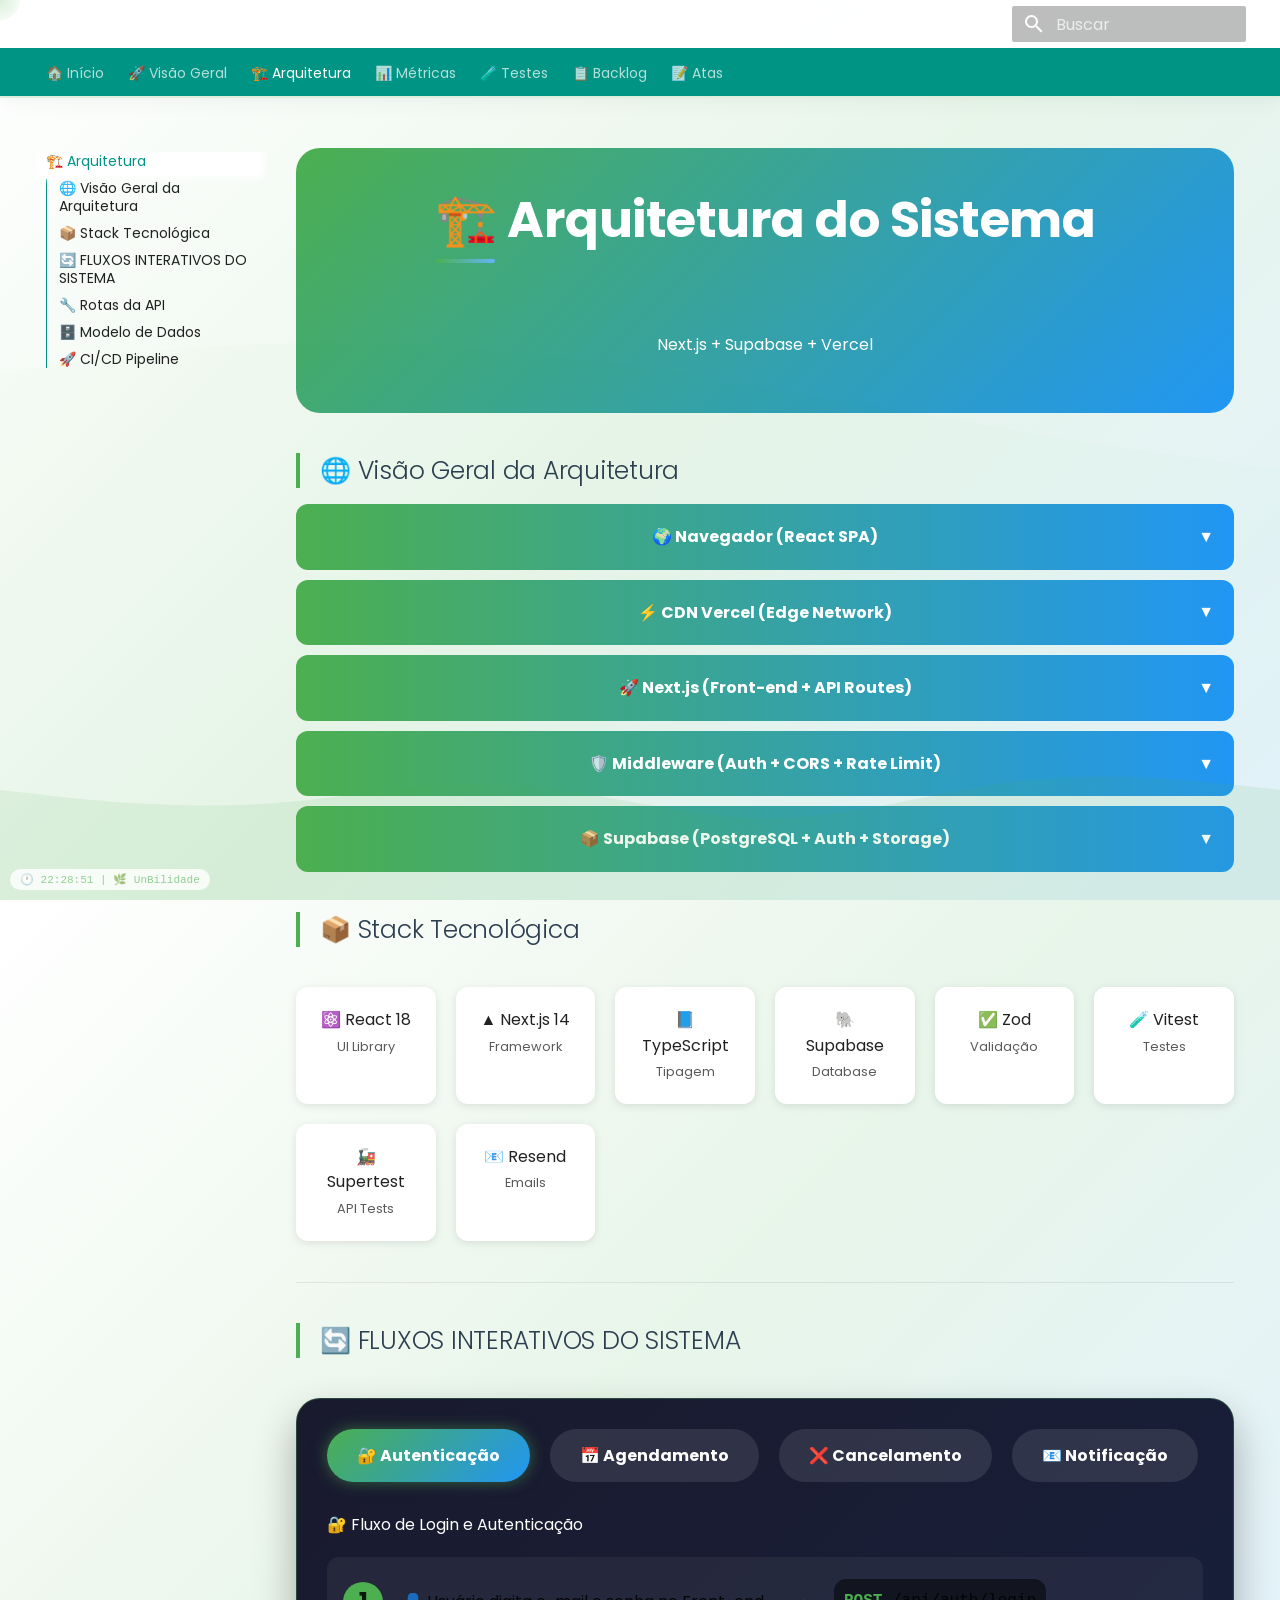
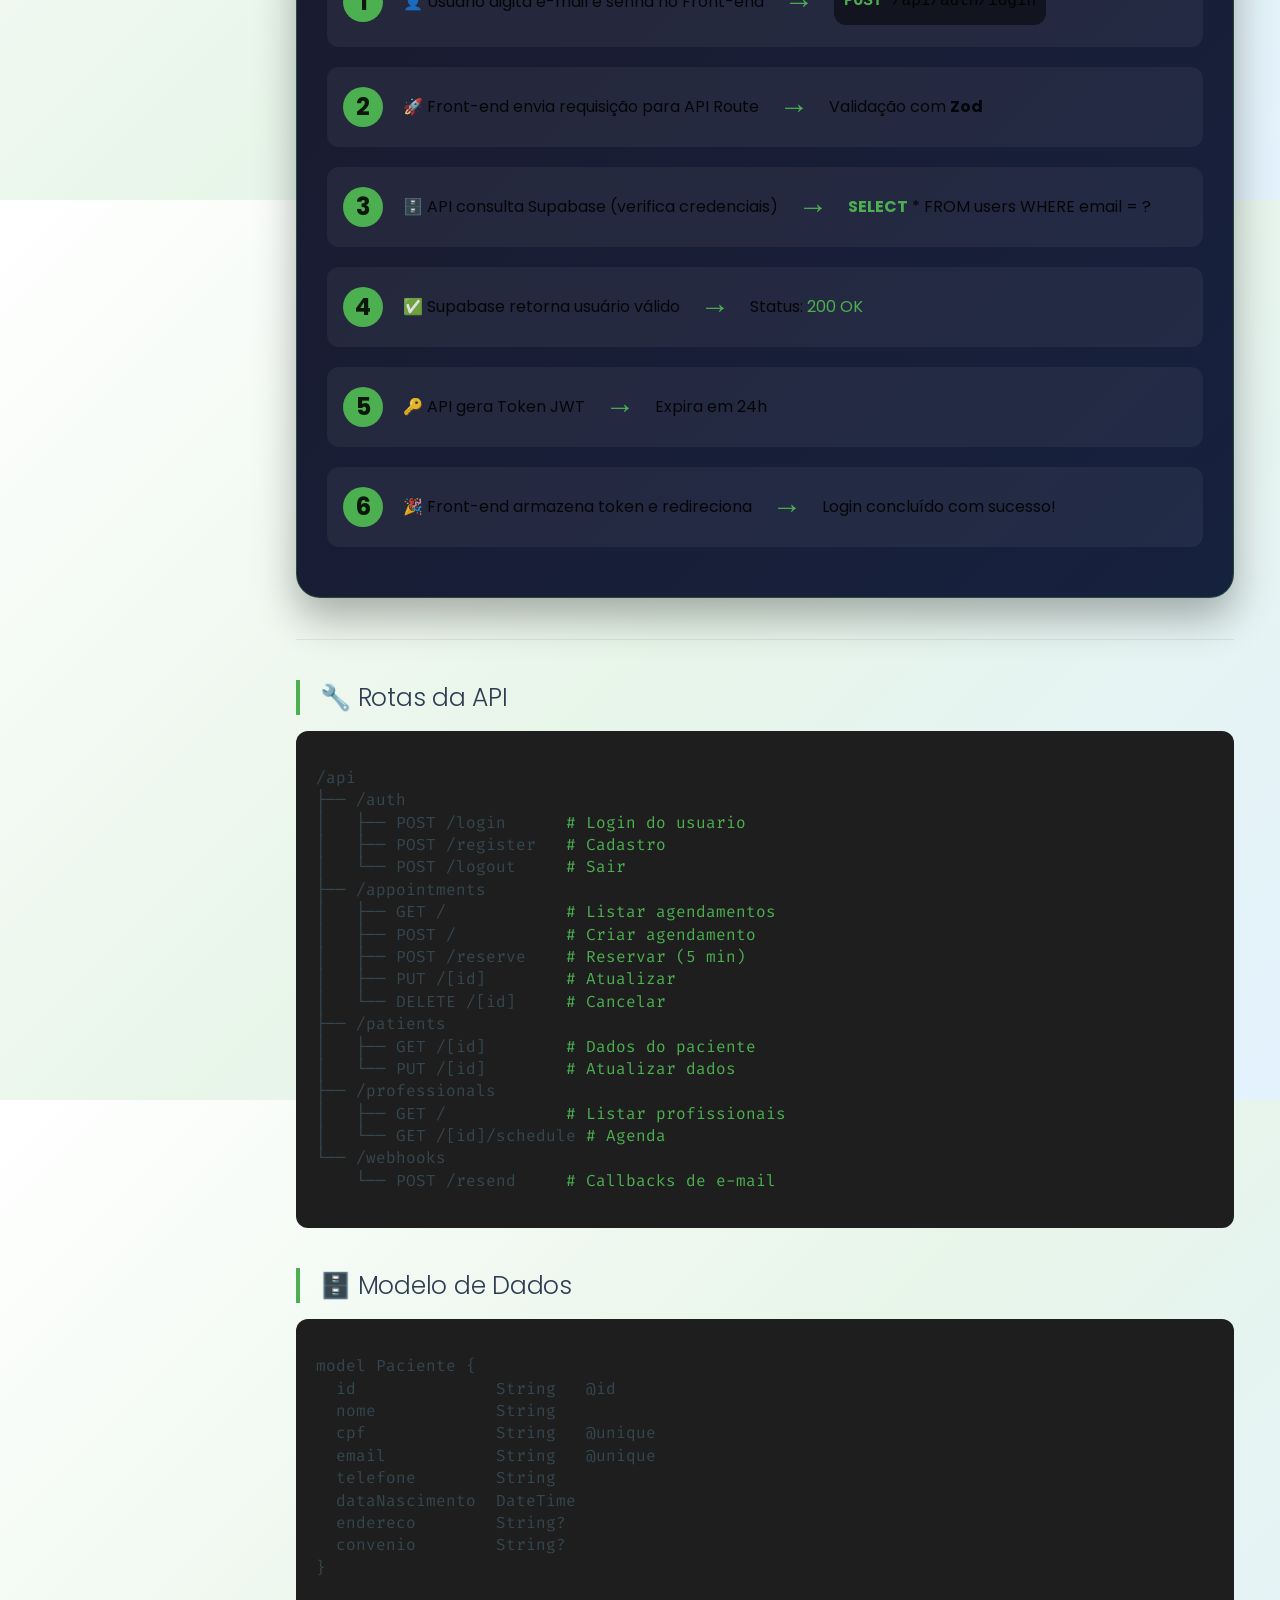
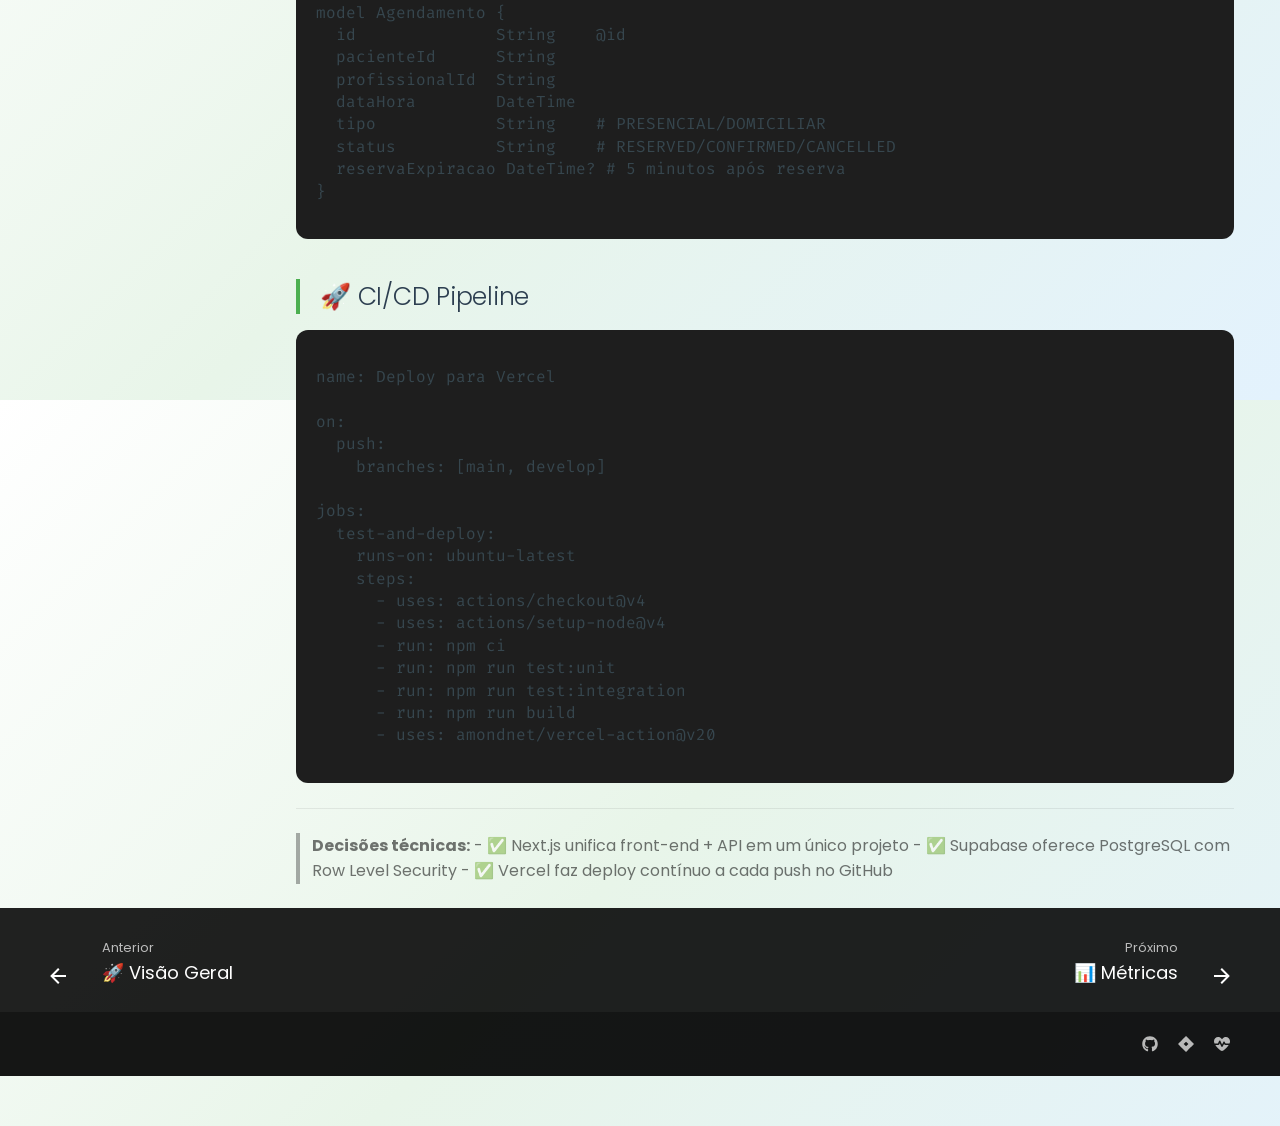
<file: arquitetura/index.html>
<!doctype html>
<html lang="pt" class="no-js">
  <head>
    
      <meta charset="utf-8">
      <meta name="viewport" content="width=device-width,initial-scale=1">
      
        <meta name="description" content="Plataforma inteligente de gestão de agendamentos para clínicas de fisioterapia">
      
      
        <meta name="author" content="Equipe Hopper">
      
      
        <link rel="canonical" href="https://iiBrenda.github.io/unbilidade-docs/arquitetura/">
      
      
        <link rel="prev" href="../visao-geral/">
      
      
        <link rel="next" href="../metricas/">
      
      
        
      
      
      <link rel="icon" href="../assets/images/favicon.png">
      <meta name="generator" content="mkdocs-1.6.1, mkdocs-material-9.7.6">
    
    
      
        <title>🏗️ Arquitetura - UnBilidade</title>
      
    
    
      <link rel="stylesheet" href="../assets/stylesheets/main.484c7ddc.min.css">
      
        
        <link rel="stylesheet" href="../assets/stylesheets/palette.ab4e12ef.min.css">
      
      
  
  
    
      
      
    
  
    
      
      
    
  
    
      
      
    
  
    
      
      
    
  
    
      
      
    
  
    
      
      
    
  
    
      
      
    
  
    
      
      
    
  
    
      
      
    
  
    
      
      
    
  
    
      
      
    
  
    
      
      
    
  
  
  <style>:root{--md-admonition-icon--note:url('data:image/svg+xml;charset=utf-8,%3Csvg%20xmlns%3D%22http%3A//www.w3.org/2000/svg%22%20viewBox%3D%220%200%20512%20512%22%3E%3C%21--%21%20Font%20Awesome%20Free%207.1.0%20by%20%40fontawesome%20-%20https%3A//fontawesome.com%20License%20-%20https%3A//fontawesome.com/license/free%20%28Icons%3A%20CC%20BY%204.0%2C%20Fonts%3A%20SIL%20OFL%201.1%2C%20Code%3A%20MIT%20License%29%20Copyright%202025%20Fonticons%2C%20Inc.--%3E%3Cpath%20d%3D%22M256%20512a256%20256%200%201%200%200-512%20256%20256%200%201%200%200%20512m-32-352a32%2032%200%201%201%2064%200%2032%2032%200%201%201-64%200m-8%2064h48c13.3%200%2024%2010.7%2024%2024v88h8c13.3%200%2024%2010.7%2024%2024s-10.7%2024-24%2024h-80c-13.3%200-24-10.7-24-24s10.7-24%2024-24h24v-64h-24c-13.3%200-24-10.7-24-24s10.7-24%2024-24%22/%3E%3C/svg%3E');--md-admonition-icon--abstract:url('data:image/svg+xml;charset=utf-8,%3Csvg%20xmlns%3D%22http%3A//www.w3.org/2000/svg%22%20viewBox%3D%220%200%20512%20512%22%3E%3C%21--%21%20Font%20Awesome%20Free%207.1.0%20by%20%40fontawesome%20-%20https%3A//fontawesome.com%20License%20-%20https%3A//fontawesome.com/license/free%20%28Icons%3A%20CC%20BY%204.0%2C%20Fonts%3A%20SIL%20OFL%201.1%2C%20Code%3A%20MIT%20License%29%20Copyright%202025%20Fonticons%2C%20Inc.--%3E%3Cpath%20d%3D%22M64%2064c0-17.7-14.3-32-32-32S0%2046.3%200%2064v336c0%2044.2%2035.8%2080%2080%2080h400c17.7%200%2032-14.3%2032-32s-14.3-32-32-32H80c-8.8%200-16-7.2-16-16zm406.6%2086.6c12.5-12.5%2012.5-32.8%200-45.3s-32.8-12.5-45.3%200L320%20210.7l-57.4-57.3c-12.5-12.5-32.8-12.5-45.3%200l-96%2096c-12.5%2012.5-12.5%2032.8%200%2045.3s32.8%2012.5%2045.3%200l73.4-73.4%2057.4%2057.4c12.5%2012.5%2032.8%2012.5%2045.3%200l128-128z%22/%3E%3C/svg%3E');--md-admonition-icon--info:url('data:image/svg+xml;charset=utf-8,%3Csvg%20xmlns%3D%22http%3A//www.w3.org/2000/svg%22%20viewBox%3D%220%200%20512%20512%22%3E%3C%21--%21%20Font%20Awesome%20Free%207.1.0%20by%20%40fontawesome%20-%20https%3A//fontawesome.com%20License%20-%20https%3A//fontawesome.com/license/free%20%28Icons%3A%20CC%20BY%204.0%2C%20Fonts%3A%20SIL%20OFL%201.1%2C%20Code%3A%20MIT%20License%29%20Copyright%202025%20Fonticons%2C%20Inc.--%3E%3Cpath%20d%3D%22m256%20107.9-15-20.8C216%2052.5%20175.9%2032%20133.1%2032%2059.6%2032%200%2091.6%200%20165.1v2.6c0%2023.6%206.2%2048%2016.6%2072.3h106c3.2%200%206.1-1.9%207.4-4.9l31.8-76.3c3.7-8.8%2012.3-14.6%2021.8-14.8s18.3%205.4%2022.2%2014.1L257.1%20272l41.4-82.8c4.1-8.1%2012.4-13.3%2021.5-13.3s17.4%205.1%2021.5%2013.3l23.2%2046.3c1.4%202.7%204.1%204.4%207.2%204.4h123.6c10.5-24.3%2016.6-48.7%2016.6-72.3V165C512%2091.6%20452.4%2032%20378.9%2032%20336.2%2032%20296%2052.5%20271%2087.1l-15%2020.7zM469.6%20288h-97.8c-21.2%200-40.6-12-50.1-31l-1.7-3.4-42.5%2085.1c-4.1%208.3-12.7%2013.5-22%2013.3s-17.6-5.7-21.4-14.1l-49.3-109.5-10.5%2025.2c-8.7%2020.9-29.1%2034.5-51.7%2034.5H42.4c47.2%2073.8%20123%20141.7%20170.4%20177.9%2012.4%209.4%2027.6%2014.1%2043.1%2014.1s30.8-4.6%2043.1-14.1c47.6-36.3%20123.4-104.2%20170.6-178%22/%3E%3C/svg%3E');--md-admonition-icon--tip:url('data:image/svg+xml;charset=utf-8,%3Csvg%20xmlns%3D%22http%3A//www.w3.org/2000/svg%22%20viewBox%3D%220%200%20384%20512%22%3E%3C%21--%21%20Font%20Awesome%20Free%207.1.0%20by%20%40fontawesome%20-%20https%3A//fontawesome.com%20License%20-%20https%3A//fontawesome.com/license/free%20%28Icons%3A%20CC%20BY%204.0%2C%20Fonts%3A%20SIL%20OFL%201.1%2C%20Code%3A%20MIT%20License%29%20Copyright%202025%20Fonticons%2C%20Inc.--%3E%3Cpath%20d%3D%22M292.9%20384c7.3-22.3%2021.9-42.5%2038.4-59.9C364%20289.7%20384%20243.2%20384%20192%20384%2086%20298%200%20192%200S0%2086%200%20192c0%2051.2%2020%2097.7%2052.7%20132.1%2016.5%2017.4%2031.2%2037.6%2038.4%2059.9h201.7zm-4.9%2048H96v16c0%2044.2%2035.8%2080%2080%2080h32c44.2%200%2080-35.8%2080-80zM184%20112c-39.8%200-72%2032.2-72%2072%200%2013.3-10.7%2024-24%2024s-24-10.7-24-24c0-66.3%2053.7-120%20120-120%2013.3%200%2024%2010.7%2024%2024s-10.7%2024-24%2024%22/%3E%3C/svg%3E');--md-admonition-icon--success:url('data:image/svg+xml;charset=utf-8,%3Csvg%20xmlns%3D%22http%3A//www.w3.org/2000/svg%22%20viewBox%3D%220%200%20512%20512%22%3E%3C%21--%21%20Font%20Awesome%20Free%207.1.0%20by%20%40fontawesome%20-%20https%3A//fontawesome.com%20License%20-%20https%3A//fontawesome.com/license/free%20%28Icons%3A%20CC%20BY%204.0%2C%20Fonts%3A%20SIL%20OFL%201.1%2C%20Code%3A%20MIT%20License%29%20Copyright%202025%20Fonticons%2C%20Inc.--%3E%3Cpath%20d%3D%22M256%20512a256%20256%200%201%201%200-512%20256%20256%200%201%201%200%20512m118-366.3c-10.7-7.8-25.7-5.4-33.5%205.3L221.1%20315.2%20169%20263.1c-9.4-9.4-24.6-9.4-33.9%200s-9.4%2024.6%200%2033.9l72%2072c5%205%2011.8%207.5%2018.8%207s13.4-4.1%2017.5-9.8l135.9-187c7.8-10.7%205.4-25.7-5.3-33.5%22/%3E%3C/svg%3E');--md-admonition-icon--question:url('data:image/svg+xml;charset=utf-8,%3Csvg%20xmlns%3D%22http%3A//www.w3.org/2000/svg%22%20viewBox%3D%220%200%20512%20512%22%3E%3C%21--%21%20Font%20Awesome%20Free%207.1.0%20by%20%40fontawesome%20-%20https%3A//fontawesome.com%20License%20-%20https%3A//fontawesome.com/license/free%20%28Icons%3A%20CC%20BY%204.0%2C%20Fonts%3A%20SIL%20OFL%201.1%2C%20Code%3A%20MIT%20License%29%20Copyright%202025%20Fonticons%2C%20Inc.--%3E%3Cpath%20d%3D%22M256%20512a256%20256%200%201%200%200-512%20256%20256%200%201%200%200%20512m0-336c-17.7%200-32%2014.3-32%2032%200%2013.3-10.7%2024-24%2024s-24-10.7-24-24c0-44.2%2035.8-80%2080-80s80%2035.8%2080%2080c0%2047.2-36%2067.2-56%2074.5v3.8c0%2013.3-10.7%2024-24%2024s-24-10.7-24-24v-8.1c0-20.5%2014.8-35.2%2030.1-40.2%206.4-2.1%2013.2-5.5%2018.2-10.3%204.3-4.2%207.7-10%207.7-19.6%200-17.7-14.3-32-32-32zm-32%20192a32%2032%200%201%201%2064%200%2032%2032%200%201%201-64%200%22/%3E%3C/svg%3E');--md-admonition-icon--warning:url('data:image/svg+xml;charset=utf-8,%3Csvg%20xmlns%3D%22http%3A//www.w3.org/2000/svg%22%20viewBox%3D%220%200%20512%20512%22%3E%3C%21--%21%20Font%20Awesome%20Free%207.1.0%20by%20%40fontawesome%20-%20https%3A//fontawesome.com%20License%20-%20https%3A//fontawesome.com/license/free%20%28Icons%3A%20CC%20BY%204.0%2C%20Fonts%3A%20SIL%20OFL%201.1%2C%20Code%3A%20MIT%20License%29%20Copyright%202025%20Fonticons%2C%20Inc.--%3E%3Cpath%20d%3D%22M256%200c14.7%200%2028.2%208.1%2035.2%2021l216%20400c6.7%2012.4%206.4%2027.4-.8%2039.5S486.1%20480%20472%20480H40c-14.1%200-27.2-7.4-34.4-19.5s-7.5-27.1-.8-39.5l216-400c7-12.9%2020.5-21%2035.2-21m0%20352a32%2032%200%201%200%200%2064%2032%2032%200%201%200%200-64m0-192c-18.2%200-32.7%2015.5-31.4%2033.7l7.4%20104c.9%2012.5%2011.4%2022.3%2023.9%2022.3%2012.6%200%2023-9.7%2023.9-22.3l7.4-104c1.3-18.2-13.1-33.7-31.4-33.7z%22/%3E%3C/svg%3E');--md-admonition-icon--failure:url('data:image/svg+xml;charset=utf-8,%3Csvg%20xmlns%3D%22http%3A//www.w3.org/2000/svg%22%20viewBox%3D%220%200%20512%20512%22%3E%3C%21--%21%20Font%20Awesome%20Free%207.1.0%20by%20%40fontawesome%20-%20https%3A//fontawesome.com%20License%20-%20https%3A//fontawesome.com/license/free%20%28Icons%3A%20CC%20BY%204.0%2C%20Fonts%3A%20SIL%20OFL%201.1%2C%20Code%3A%20MIT%20License%29%20Copyright%202025%20Fonticons%2C%20Inc.--%3E%3Cpath%20d%3D%22M416%20427.4c58.5-44%2096-111.6%2096-187.4C512%20107.5%20397.4%200%20256%200S0%20107.5%200%20240c0%2075.8%2037.5%20143.4%2096%20187.4V464c0%2026.5%2021.5%2048%2048%2048h32v-40c0-13.3%2010.7-24%2024-24s24%2010.7%2024%2024v40h64v-40c0-13.3%2010.7-24%2024-24s24%2010.7%2024%2024v40h32c26.5%200%2048-21.5%2048-48zM96%20256a64%2064%200%201%201%20128%200%2064%2064%200%201%201-128%200m256-64a64%2064%200%201%201%200%20128%2064%2064%200%201%201%200-128%22/%3E%3C/svg%3E');--md-admonition-icon--danger:url('data:image/svg+xml;charset=utf-8,%3Csvg%20xmlns%3D%22http%3A//www.w3.org/2000/svg%22%20viewBox%3D%220%200%20576%20512%22%3E%3C%21--%21%20Font%20Awesome%20Free%207.1.0%20by%20%40fontawesome%20-%20https%3A//fontawesome.com%20License%20-%20https%3A//fontawesome.com/license/free%20%28Icons%3A%20CC%20BY%204.0%2C%20Fonts%3A%20SIL%20OFL%201.1%2C%20Code%3A%20MIT%20License%29%20Copyright%202025%20Fonticons%2C%20Inc.--%3E%3Cpath%20d%3D%22M446.2%2034.5C432%2024.4%20412.7%2029.9%20404%2045l-72.4%20125.3c31.3%2015.8%2052.8%2048.3%2052.8%2085.7h144c17.7%200%2032.2-14.4%2030.1-31.9C549.4%20146%20507.1%2078%20446.2%2034.5M172.7%2044.9c-8.7-15.1-28-20.6-42.2-10.4C69.6%2077.9%2027.3%20145.9%2018.2%20224.1%2016.1%20241.6%2030.7%20256%2048.3%20256h144c0-37.5%2021.5-69.9%2052.8-85.7zm-9.4%20416.8c-8.7%2015.1-3.8%2034.5%2012%2041.8%2034.4%2015.7%2072.7%2024.5%20113%2024.5s78.6-8.8%20113-24.5c15.8-7.2%2020.7-26.7%2012-41.8L341%20336.3c-15.1%209.9-33.2%2015.7-52.6%2015.7s-37.5-5.8-52.6-15.7zm125-157.7a48%2048%200%201%200-.7-96%2048%2048%200%201%200%20.7%2096%22/%3E%3C/svg%3E');--md-admonition-icon--bug:url('data:image/svg+xml;charset=utf-8,%3Csvg%20xmlns%3D%22http%3A//www.w3.org/2000/svg%22%20viewBox%3D%220%200%20576%20512%22%3E%3C%21--%21%20Font%20Awesome%20Free%207.1.0%20by%20%40fontawesome%20-%20https%3A//fontawesome.com%20License%20-%20https%3A//fontawesome.com/license/free%20%28Icons%3A%20CC%20BY%204.0%2C%20Fonts%3A%20SIL%20OFL%201.1%2C%20Code%3A%20MIT%20License%29%20Copyright%202025%20Fonticons%2C%20Inc.--%3E%3Cpath%20d%3D%22M192%2096c0-53%2043-96%2096-96s96%2043%2096%2096v3.6c0%2015.7-12.7%2028.4-28.4%2028.4H220.5c-15.7%200-28.4-12.7-28.4-28.4V96zm345.6%2012.8c10.6%2014.1%207.7%2034.2-6.4%2044.8l-97.8%2073.3c5.3%208.9%209.3%2018.7%2011.8%2029.1H544c17.7%200%2032%2014.3%2032%2032s-14.3%2032-32%2032h-96v32c0%202.6-.1%205.3-.2%207.9l83.4%2062.5c14.1%2010.6%2017%2030.7%206.4%2044.8s-30.7%2017-44.8%206.4l-63.1-47.3c-23.2%2044.2-66.5%2076.2-117.7%2083.9V280c0-13.3-10.7-24-24-24s-24%2010.7-24%2024v230.2c-51.2-7.7-94.5-39.7-117.7-83.9l-63.1%2047.3c-14.1%2010.6-34.2%207.7-44.8-6.4s-7.7-34.2%206.4-44.8l83.4-62.5c-.1-2.6-.2-5.2-.2-7.9v-32H32c-17.7%200-32-14.3-32-32s14.3-32%2032-32h98.8c2.5-10.4%206.5-20.2%2011.8-29.1l-97.8-73.3c-14.1-10.6-17-30.7-6.4-44.8s30.7-17%2044.8-6.4L192%20184c12.3-5.1%2025.8-8%2040-8h112c14.2%200%2027.7%202.8%2040%208l108.8-81.6c14.1-10.6%2034.2-7.7%2044.8%206.4%22/%3E%3C/svg%3E');--md-admonition-icon--example:url('data:image/svg+xml;charset=utf-8,%3Csvg%20xmlns%3D%22http%3A//www.w3.org/2000/svg%22%20viewBox%3D%220%200%20448%20512%22%3E%3C%21--%21%20Font%20Awesome%20Free%207.1.0%20by%20%40fontawesome%20-%20https%3A//fontawesome.com%20License%20-%20https%3A//fontawesome.com/license/free%20%28Icons%3A%20CC%20BY%204.0%2C%20Fonts%3A%20SIL%20OFL%201.1%2C%20Code%3A%20MIT%20License%29%20Copyright%202025%20Fonticons%2C%20Inc.--%3E%3Cpath%20d%3D%22M288%200H128c-17.7%200-32%2014.3-32%2032s14.3%2032%2032%2032v151.5L7.5%20426.3C2.6%20435%200%20444.7%200%20454.7%200%20486.4%2025.6%20512%2057.3%20512h333.4c31.6%200%2057.3-25.6%2057.3-57.3%200-10-2.6-19.8-7.5-28.4L320%20215.5V64c17.7%200%2032-14.3%2032-32S337.7%200%20320%200zm-96%20215.5V64h64v151.5c0%2011.1%202.9%2022.1%208.4%2031.8L306%20320H142l41.6-72.7c5.5-9.7%208.4-20.6%208.4-31.8%22/%3E%3C/svg%3E');--md-admonition-icon--quote:url('data:image/svg+xml;charset=utf-8,%3Csvg%20xmlns%3D%22http%3A//www.w3.org/2000/svg%22%20viewBox%3D%220%200%20448%20512%22%3E%3C%21--%21%20Font%20Awesome%20Free%207.1.0%20by%20%40fontawesome%20-%20https%3A//fontawesome.com%20License%20-%20https%3A//fontawesome.com/license/free%20%28Icons%3A%20CC%20BY%204.0%2C%20Fonts%3A%20SIL%20OFL%201.1%2C%20Code%3A%20MIT%20License%29%20Copyright%202025%20Fonticons%2C%20Inc.--%3E%3Cpath%20d%3D%22M0%20216C0%20149.7%2053.7%2096%20120%2096h8c17.7%200%2032%2014.3%2032%2032s-14.3%2032-32%2032h-8c-30.9%200-56%2025.1-56%2056v8h64c35.3%200%2064%2028.7%2064%2064v64c0%2035.3-28.7%2064-64%2064H64c-35.3%200-64-28.7-64-64zm256%200c0-66.3%2053.7-120%20120-120h8c17.7%200%2032%2014.3%2032%2032s-14.3%2032-32%2032h-8c-30.9%200-56%2025.1-56%2056v8h64c35.3%200%2064%2028.7%2064%2064v64c0%2035.3-28.7%2064-64%2064h-64c-35.3%200-64-28.7-64-64z%22/%3E%3C/svg%3E');}</style>



    
    
      
    
    
      
        
        
        <link rel="preconnect" href="https://fonts.gstatic.com" crossorigin>
        <link rel="stylesheet" href="https://fonts.googleapis.com/css?family=Poppins:300,300i,400,400i,700,700i%7CFira+Code:400,400i,700,700i&display=fallback">
        <style>:root{--md-text-font:"Poppins";--md-code-font:"Fira Code"}</style>
      
    
    
      <link rel="stylesheet" href="../stylesheets/clinica-theme.css">
    
    <script>__md_scope=new URL("..",location),__md_hash=e=>[...e].reduce(((e,_)=>(e<<5)-e+_.charCodeAt(0)),0),__md_get=(e,_=localStorage,t=__md_scope)=>JSON.parse(_.getItem(t.pathname+"."+e)),__md_set=(e,_,t=localStorage,a=__md_scope)=>{try{t.setItem(a.pathname+"."+e,JSON.stringify(_))}catch(e){}}</script>
    
      

    
    
  </head>
  
  
    
    
      
    
    
    
    
    <body dir="ltr" data-md-color-scheme="default" data-md-color-primary="teal" data-md-color-accent="light-blue">
  
    
    <input class="md-toggle" data-md-toggle="drawer" type="checkbox" id="__drawer" autocomplete="off">
    <input class="md-toggle" data-md-toggle="search" type="checkbox" id="__search" autocomplete="off">
    <label class="md-overlay" for="__drawer"></label>
    <div data-md-component="skip">
      
        
        <a href="#visao-geral-da-arquitetura" class="md-skip">
          Pular para conteúdo
        </a>
      
    </div>
    <div data-md-component="announce">
      
    </div>
    
    
      

  

<header class="md-header md-header--shadow md-header--lifted" data-md-component="header">
  <nav class="md-header__inner md-grid" aria-label="Cabeçalho">
    <a href=".." title="UnBilidade" class="md-header__button md-logo" aria-label="UnBilidade" data-md-component="logo">
      
  
  <svg xmlns="http://www.w3.org/2000/svg" viewBox="0 0 24 24"><path d="M2 22V7a1 1 0 0 1 1-1h4V2h10v4h4a1 1 0 0 1 1 1v15h-8v-5h-4v5zM9 4v6h2V8h2v2h2V4h-2v2h-2V4zM4 20h4v-3H4zm0-5h4v-3H4zm12 5h4v-3h-4zm0-5h4v-3h-4zm-6 0h4v-3h-4z"/></svg>

    </a>
    <label class="md-header__button md-icon" for="__drawer">
      
      <svg xmlns="http://www.w3.org/2000/svg" viewBox="0 0 24 24"><path d="M3 6h18v2H3zm0 5h18v2H3zm0 5h18v2H3z"/></svg>
    </label>
    <div class="md-header__title" data-md-component="header-title">
      <div class="md-header__ellipsis">
        <div class="md-header__topic">
          <span class="md-ellipsis">
            UnBilidade
          </span>
        </div>
        <div class="md-header__topic" data-md-component="header-topic">
          <span class="md-ellipsis">
            
              🏗️ Arquitetura
            
          </span>
        </div>
      </div>
    </div>
    
      
        <form class="md-header__option" data-md-component="palette">
  
    
    
    
    <input class="md-option" data-md-color-media="" data-md-color-scheme="default" data-md-color-primary="teal" data-md-color-accent="light-blue"  aria-label="Modo Claro"  type="radio" name="__palette" id="__palette_0">
    
      <label class="md-header__button md-icon" title="Modo Claro" for="__palette_1" hidden>
        <svg xmlns="http://www.w3.org/2000/svg" viewBox="0 0 24 24"><path d="M12 7a5 5 0 0 1 5 5 5 5 0 0 1-5 5 5 5 0 0 1-5-5 5 5 0 0 1 5-5m0 2a3 3 0 0 0-3 3 3 3 0 0 0 3 3 3 3 0 0 0 3-3 3 3 0 0 0-3-3m0-7 2.39 3.42C13.65 5.15 12.84 5 12 5s-1.65.15-2.39.42zM3.34 7l4.16-.35A7.2 7.2 0 0 0 5.94 8.5c-.44.74-.69 1.5-.83 2.29zm.02 10 1.76-3.77a7.131 7.131 0 0 0 2.38 4.14zM20.65 7l-1.77 3.79a7.02 7.02 0 0 0-2.38-4.15zm-.01 10-4.14.36c.59-.51 1.12-1.14 1.54-1.86.42-.73.69-1.5.83-2.29zM12 22l-2.41-3.44c.74.27 1.55.44 2.41.44.82 0 1.63-.17 2.37-.44z"/></svg>
      </label>
    
  
    
    
    
    <input class="md-option" data-md-color-media="" data-md-color-scheme="default" data-md-color-primary="light-green" data-md-color-accent="cyan"  aria-label="Modo Clínica"  type="radio" name="__palette" id="__palette_1">
    
      <label class="md-header__button md-icon" title="Modo Clínica" for="__palette_2" hidden>
        <svg xmlns="http://www.w3.org/2000/svg" viewBox="0 0 24 24"><path d="M17 8C8 10 5.9 16.17 3.82 21.34l1.89.66.95-2.3c.48.17.98.3 1.34.3C19 20 22 3 22 3c-1 2-8 2.25-13 3.25S2 11.5 2 13.5s1.75 3.75 1.75 3.75C7 8 17 8 17 8"/></svg>
      </label>
    
  
    
    
    
    <input class="md-option" data-md-color-media="" data-md-color-scheme="slate" data-md-color-primary="blue-grey" data-md-color-accent="light-green"  aria-label="Modo Escuro"  type="radio" name="__palette" id="__palette_2">
    
      <label class="md-header__button md-icon" title="Modo Escuro" for="__palette_0" hidden>
        <svg xmlns="http://www.w3.org/2000/svg" viewBox="0 0 24 24"><path d="m17.75 4.09-2.53 1.94.91 3.06-2.63-1.81-2.63 1.81.91-3.06-2.53-1.94L12.44 4l1.06-3 1.06 3zm3.5 6.91-1.64 1.25.59 1.98-1.7-1.17-1.7 1.17.59-1.98L15.75 11l2.06-.05L18.5 9l.69 1.95zm-2.28 4.95c.83-.08 1.72 1.1 1.19 1.85-.32.45-.66.87-1.08 1.27C15.17 23 8.84 23 4.94 19.07c-3.91-3.9-3.91-10.24 0-14.14.4-.4.82-.76 1.27-1.08.75-.53 1.93.36 1.85 1.19-.27 2.86.69 5.83 2.89 8.02a9.96 9.96 0 0 0 8.02 2.89m-1.64 2.02a12.08 12.08 0 0 1-7.8-3.47c-2.17-2.19-3.33-5-3.49-7.82-2.81 3.14-2.7 7.96.31 10.98 3.02 3.01 7.84 3.12 10.98.31"/></svg>
      </label>
    
  
</form>
      
    
    
      <script>var palette=__md_get("__palette");if(palette&&palette.color){if("(prefers-color-scheme)"===palette.color.media){var media=matchMedia("(prefers-color-scheme: light)"),input=document.querySelector(media.matches?"[data-md-color-media='(prefers-color-scheme: light)']":"[data-md-color-media='(prefers-color-scheme: dark)']");palette.color.media=input.getAttribute("data-md-color-media"),palette.color.scheme=input.getAttribute("data-md-color-scheme"),palette.color.primary=input.getAttribute("data-md-color-primary"),palette.color.accent=input.getAttribute("data-md-color-accent")}for(var[key,value]of Object.entries(palette.color))document.body.setAttribute("data-md-color-"+key,value)}</script>
    
    
    
      
      
        <label class="md-header__button md-icon" for="__search">
          
          <svg xmlns="http://www.w3.org/2000/svg" viewBox="0 0 24 24"><path d="M9.5 3A6.5 6.5 0 0 1 16 9.5c0 1.61-.59 3.09-1.56 4.23l.27.27h.79l5 5-1.5 1.5-5-5v-.79l-.27-.27A6.52 6.52 0 0 1 9.5 16 6.5 6.5 0 0 1 3 9.5 6.5 6.5 0 0 1 9.5 3m0 2C7 5 5 7 5 9.5S7 14 9.5 14 14 12 14 9.5 12 5 9.5 5"/></svg>
        </label>
        <div class="md-search" data-md-component="search" role="dialog">
  <label class="md-search__overlay" for="__search"></label>
  <div class="md-search__inner" role="search">
    <form class="md-search__form" name="search">
      <input type="text" class="md-search__input" name="query" aria-label="Buscar" placeholder="Buscar" autocapitalize="off" autocorrect="off" autocomplete="off" spellcheck="false" data-md-component="search-query" required>
      <label class="md-search__icon md-icon" for="__search">
        
        <svg xmlns="http://www.w3.org/2000/svg" viewBox="0 0 24 24"><path d="M9.5 3A6.5 6.5 0 0 1 16 9.5c0 1.61-.59 3.09-1.56 4.23l.27.27h.79l5 5-1.5 1.5-5-5v-.79l-.27-.27A6.52 6.52 0 0 1 9.5 16 6.5 6.5 0 0 1 3 9.5 6.5 6.5 0 0 1 9.5 3m0 2C7 5 5 7 5 9.5S7 14 9.5 14 14 12 14 9.5 12 5 9.5 5"/></svg>
        
        <svg xmlns="http://www.w3.org/2000/svg" viewBox="0 0 24 24"><path d="M20 11v2H8l5.5 5.5-1.42 1.42L4.16 12l7.92-7.92L13.5 5.5 8 11z"/></svg>
      </label>
      <nav class="md-search__options" aria-label="Pesquisar">
        
          <a href="javascript:void(0)" class="md-search__icon md-icon" title="Compartilhar" aria-label="Compartilhar" data-clipboard data-clipboard-text="" data-md-component="search-share" tabindex="-1">
            
            <svg xmlns="http://www.w3.org/2000/svg" viewBox="0 0 24 24"><path d="M18 16.08c-.76 0-1.44.3-1.96.77L8.91 12.7c.05-.23.09-.46.09-.7s-.04-.47-.09-.7l7.05-4.11c.54.5 1.25.81 2.04.81a3 3 0 0 0 3-3 3 3 0 0 0-3-3 3 3 0 0 0-3 3c0 .24.04.47.09.7L8.04 9.81C7.5 9.31 6.79 9 6 9a3 3 0 0 0-3 3 3 3 0 0 0 3 3c.79 0 1.5-.31 2.04-.81l7.12 4.15c-.05.21-.08.43-.08.66 0 1.61 1.31 2.91 2.92 2.91s2.92-1.3 2.92-2.91A2.92 2.92 0 0 0 18 16.08"/></svg>
          </a>
        
        <button type="reset" class="md-search__icon md-icon" title="Limpar" aria-label="Limpar" tabindex="-1">
          
          <svg xmlns="http://www.w3.org/2000/svg" viewBox="0 0 24 24"><path d="M19 6.41 17.59 5 12 10.59 6.41 5 5 6.41 10.59 12 5 17.59 6.41 19 12 13.41 17.59 19 19 17.59 13.41 12z"/></svg>
        </button>
      </nav>
      
        <div class="md-search__suggest" data-md-component="search-suggest"></div>
      
    </form>
    <div class="md-search__output">
      <div class="md-search__scrollwrap" tabindex="0" data-md-scrollfix>
        <div class="md-search-result" data-md-component="search-result">
          <div class="md-search-result__meta">
            Inicializando busca
          </div>
          <ol class="md-search-result__list" role="presentation"></ol>
        </div>
      </div>
    </div>
  </div>
</div>
      
    
    
  </nav>
  
    
      
<nav class="md-tabs" aria-label="Abas" data-md-component="tabs">
  <div class="md-grid">
    <ul class="md-tabs__list">
      
        
  
  
  
  
    <li class="md-tabs__item">
      <a href=".." class="md-tabs__link">
        
  
  
    
  
  🏠 Início

      </a>
    </li>
  

      
        
  
  
  
  
    <li class="md-tabs__item">
      <a href="../visao-geral/" class="md-tabs__link">
        
  
  
    
  
  🚀 Visão Geral

      </a>
    </li>
  

      
        
  
  
  
    
  
  
    <li class="md-tabs__item md-tabs__item--active">
      <a href="./" class="md-tabs__link">
        
  
  
    
  
  🏗️ Arquitetura

      </a>
    </li>
  

      
        
  
  
  
  
    <li class="md-tabs__item">
      <a href="../metricas/" class="md-tabs__link">
        
  
  
    
  
  📊 Métricas

      </a>
    </li>
  

      
        
  
  
  
  
    <li class="md-tabs__item">
      <a href="../testes/" class="md-tabs__link">
        
  
  
    
  
  🧪 Testes

      </a>
    </li>
  

      
        
  
  
  
  
    <li class="md-tabs__item">
      <a href="../backlog/" class="md-tabs__link">
        
  
  
    
  
  📋 Backlog

      </a>
    </li>
  

      
        
  
  
  
  
    
    
      <li class="md-tabs__item">
        <a href="../atas/ata-2025-04-23/" class="md-tabs__link">
          
  
  
  📝 Atas

        </a>
      </li>
    
  

      
    </ul>
  </div>
</nav>
    
  
</header>
    
    <div class="md-container" data-md-component="container">
      
      
        
      
      <main class="md-main" data-md-component="main">
        <div class="md-main__inner md-grid">
          
            
              
              <div class="md-sidebar md-sidebar--primary" data-md-component="sidebar" data-md-type="navigation" >
                <div class="md-sidebar__scrollwrap">
                  <div class="md-sidebar__inner">
                    


  


  

<nav class="md-nav md-nav--primary md-nav--lifted md-nav--integrated" aria-label="Navegação" data-md-level="0">
  <label class="md-nav__title" for="__drawer">
    <a href=".." title="UnBilidade" class="md-nav__button md-logo" aria-label="UnBilidade" data-md-component="logo">
      
  
  <svg xmlns="http://www.w3.org/2000/svg" viewBox="0 0 24 24"><path d="M2 22V7a1 1 0 0 1 1-1h4V2h10v4h4a1 1 0 0 1 1 1v15h-8v-5h-4v5zM9 4v6h2V8h2v2h2V4h-2v2h-2V4zM4 20h4v-3H4zm0-5h4v-3H4zm12 5h4v-3h-4zm0-5h4v-3h-4zm-6 0h4v-3h-4z"/></svg>

    </a>
    UnBilidade
  </label>
  
  <ul class="md-nav__list" data-md-scrollfix>
    
      
      
  
  
  
  
    <li class="md-nav__item">
      <a href=".." class="md-nav__link">
        
  
  
  <span class="md-ellipsis">
    
  
    🏠 Início
  

    
  </span>
  
  

      </a>
    </li>
  

    
      
      
  
  
  
  
    <li class="md-nav__item">
      <a href="../visao-geral/" class="md-nav__link">
        
  
  
  <span class="md-ellipsis">
    
  
    🚀 Visão Geral
  

    
  </span>
  
  

      </a>
    </li>
  

    
      
      
  
  
    
  
  
  
    <li class="md-nav__item md-nav__item--active">
      
      <input class="md-nav__toggle md-toggle" type="checkbox" id="__toc">
      
      
      
        <label class="md-nav__link md-nav__link--active" for="__toc">
          
  
  
  <span class="md-ellipsis">
    
  
    🏗️ Arquitetura
  

    
  </span>
  
  

          <span class="md-nav__icon md-icon"></span>
        </label>
      
      <a href="./" class="md-nav__link md-nav__link--active">
        
  
  
  <span class="md-ellipsis">
    
  
    🏗️ Arquitetura
  

    
  </span>
  
  

      </a>
      
        

<nav class="md-nav md-nav--secondary" aria-label="Índice">
  
  
  
  
    <label class="md-nav__title" for="__toc">
      <span class="md-nav__icon md-icon"></span>
      Índice
    </label>
    <ul class="md-nav__list" data-md-component="toc" data-md-scrollfix>
      
        <li class="md-nav__item">
  <a href="#visao-geral-da-arquitetura" class="md-nav__link">
    <span class="md-ellipsis">
      
        🌐 Visão Geral da Arquitetura
      
    </span>
  </a>
  
</li>
      
        <li class="md-nav__item">
  <a href="#stack-tecnologica" class="md-nav__link">
    <span class="md-ellipsis">
      
        📦 Stack Tecnológica
      
    </span>
  </a>
  
</li>
      
        <li class="md-nav__item">
  <a href="#fluxos-interativos-do-sistema" class="md-nav__link">
    <span class="md-ellipsis">
      
        🔄 FLUXOS INTERATIVOS DO SISTEMA
      
    </span>
  </a>
  
</li>
      
        <li class="md-nav__item">
  <a href="#rotas-da-api" class="md-nav__link">
    <span class="md-ellipsis">
      
        🔧 Rotas da API
      
    </span>
  </a>
  
</li>
      
        <li class="md-nav__item">
  <a href="#modelo-de-dados" class="md-nav__link">
    <span class="md-ellipsis">
      
        🗄️ Modelo de Dados
      
    </span>
  </a>
  
</li>
      
        <li class="md-nav__item">
  <a href="#cicd-pipeline" class="md-nav__link">
    <span class="md-ellipsis">
      
        🚀 CI/CD Pipeline
      
    </span>
  </a>
  
</li>
      
    </ul>
  
</nav>
      
    </li>
  

    
      
      
  
  
  
  
    <li class="md-nav__item">
      <a href="../metricas/" class="md-nav__link">
        
  
  
  <span class="md-ellipsis">
    
  
    📊 Métricas
  

    
  </span>
  
  

      </a>
    </li>
  

    
      
      
  
  
  
  
    <li class="md-nav__item">
      <a href="../testes/" class="md-nav__link">
        
  
  
  <span class="md-ellipsis">
    
  
    🧪 Testes
  

    
  </span>
  
  

      </a>
    </li>
  

    
      
      
  
  
  
  
    <li class="md-nav__item">
      <a href="../backlog/" class="md-nav__link">
        
  
  
  <span class="md-ellipsis">
    
  
    📋 Backlog
  

    
  </span>
  
  

      </a>
    </li>
  

    
      
      
  
  
  
  
    
    
    
    
      
      
        
      
    
    
    <li class="md-nav__item md-nav__item--nested">
      
        
        
        <input class="md-nav__toggle md-toggle " type="checkbox" id="__nav_7" >
        
          
          <label class="md-nav__link" for="__nav_7" id="__nav_7_label" tabindex="0">
            
  
  
  <span class="md-ellipsis">
    
  
    📝 Atas
  

    
  </span>
  
  

            <span class="md-nav__icon md-icon"></span>
          </label>
        
        <nav class="md-nav" data-md-level="1" aria-labelledby="__nav_7_label" aria-expanded="false">
          <label class="md-nav__title" for="__nav_7">
            <span class="md-nav__icon md-icon"></span>
            
  
    📝 Atas
  

          </label>
          <ul class="md-nav__list" data-md-scrollfix>
            
              
                
  
  
  
  
    <li class="md-nav__item">
      <a href="../atas/ata-2025-04-23/" class="md-nav__link">
        
  
  
  <span class="md-ellipsis">
    
  
    📄 Ata 23/04
  

    
  </span>
  
  

      </a>
    </li>
  

              
            
              
                
  
  
  
  
    <li class="md-nav__item">
      <a href="../atas/ata-2025-05-02/" class="md-nav__link">
        
  
  
  <span class="md-ellipsis">
    
  
    📄 Ata 02/05
  

    
  </span>
  
  

      </a>
    </li>
  

              
            
          </ul>
        </nav>
      
    </li>
  

    
  </ul>
</nav>
                  </div>
                </div>
              </div>
            
            
          
          
            <div class="md-content" data-md-component="content">
              
              <article class="md-content__inner md-typeset">
                
                  



<style>
  /* Estilos gerais */
  .tech-header {
    background: linear-gradient(135deg, #4CAF50 0%, #2196F3 100%);
    border-radius: 24px;
    padding: 2rem;
    margin-bottom: 2rem;
    color: white;
    text-align: center;
  }
  .arch-layer {
    background: linear-gradient(90deg, #4CAF50, #2196F3);
    color: white;
    border-radius: 12px;
    padding: 1rem;
    margin: 0.5rem 0;
    text-align: center;
    font-weight: bold;
    position: relative;
    overflow: hidden;
  }
  .arch-layer::after {
    content: '▼';
    position: absolute;
    right: 20px;
    top: 50%;
    transform: translateY(-50%);
    animation: bounce 1s infinite;
  }
  .arch-layer:last-child::after {
    content: '✓';
  }
  @keyframes bounce {
    0%, 100% { transform: translateY(-50%) translateX(0); }
    50% { transform: translateY(-50%) translateX(5px); }
  }
  .tech-grid {
    display: grid;
    grid-template-columns: repeat(auto-fit, minmax(120px, 1fr));
    gap: 1rem;
    margin: 2rem 0;
  }
  .tech-card {
    text-align: center;
    padding: 1rem;
    background: white;
    border-radius: 12px;
    box-shadow: 0 2px 8px rgba(0,0,0,0.1);
    transition: all 0.3s;
    cursor: pointer;
  }
  .tech-card:hover {
    transform: translateY(-5px) scale(1.05);
    box-shadow: 0 10px 25px rgba(76,175,80,0.3);
  }
  .code-block {
    background: #1e1e1e;
    color: #d4d4d4;
    padding: 1rem;
    border-radius: 12px;
    overflow-x: auto;
    font-family: monospace;
    font-size: 0.8rem;
  }

  /* DASHBOARD INTERATIVO DE FLUXOS */
  .flow-dashboard {
    background: linear-gradient(135deg, #1a1a2e 0%, #16213e 100%);
    border-radius: 24px;
    padding: 1.5rem;
    margin: 2rem 0;
    box-shadow: 0 20px 40px rgba(0,0,0,0.3);
    border: 1px solid rgba(76, 175, 80, 0.3);
  }
  .flow-tabs {
    display: flex;
    gap: 1rem;
    margin-bottom: 1.5rem;
    flex-wrap: wrap;
  }
  .flow-tab {
    background: rgba(255,255,255,0.1);
    border: none;
    padding: 0.7rem 1.5rem;
    border-radius: 30px;
    color: white;
    cursor: pointer;
    transition: all 0.3s;
    font-weight: bold;
  }
  .flow-tab.active {
    background: linear-gradient(135deg, #4CAF50, #2196F3);
    box-shadow: 0 0 15px rgba(76,175,80,0.5);
  }
  .flow-tab:hover {
    transform: scale(1.05);
  }
  .flow-content {
    display: none;
    animation: fadeIn 0.5s ease;
  }
  .flow-content.active {
    display: block;
  }
  @keyframes fadeIn {
    from { opacity: 0; transform: translateY(10px); }
    to { opacity: 1; transform: translateY(0); }
  }
  .flow-step {
    display: flex;
    align-items: center;
    margin: 1rem 0;
    padding: 0.8rem;
    background: rgba(255,255,255,0.05);
    border-radius: 12px;
    transition: all 0.3s;
  }
  .flow-step:hover {
    background: rgba(76,175,80,0.2);
    transform: translateX(10px);
  }
  .step-number {
    width: 40px;
    height: 40px;
    background: #4CAF50;
    border-radius: 50%;
    display: flex;
    align-items: center;
    justify-content: center;
    font-weight: bold;
    margin-right: 1rem;
    font-size: 1.2rem;
  }
  .step-arrow {
    margin: 0 1rem;
    color: #4CAF50;
    font-size: 1.5rem;
    animation: pulse 1s infinite;
  }
  @keyframes pulse {
    0%, 100% { opacity: 1; }
    50% { opacity: 0.5; }
  }
  .step-line {
    flex: 1;
    border-bottom: 2px dashed rgba(255,255,255,0.2);
    margin: 0.5rem 0;
  }
  .api-card {
    background: rgba(0,0,0,0.5);
    border-radius: 12px;
    padding: 0.5rem;
    margin: 0.3rem 0;
    font-family: monospace;
    font-size: 0.8rem;
  }
  .method-post { color: #4CAF50; font-weight: bold; }
  .method-get { color: #2196F3; font-weight: bold; }
  .method-delete { color: #f44336; font-weight: bold; }
  .method-put { color: #FF9800; font-weight: bold; }
</style>

<div class="tech-header">
  <h1 style="color: white;">🏗️ Arquitetura do Sistema</h1>
  <p>Next.js + Supabase + Vercel</p>
</div>

<h2 id="visao-geral-da-arquitetura">🌐 Visão Geral da Arquitetura<a class="headerlink" href="#visao-geral-da-arquitetura" title="Link direto">&para;</a></h2>
<div class="arch-layer">🌍 Navegador (React SPA)</div>
<div class="arch-layer">⚡ CDN Vercel (Edge Network)</div>
<div class="arch-layer">🚀 Next.js (Front-end + API Routes)</div>
<div class="arch-layer">🛡️ Middleware (Auth + CORS + Rate Limit)</div>
<div class="arch-layer">📦 Supabase (PostgreSQL + Auth + Storage)</div>

<h2 id="stack-tecnologica">📦 Stack Tecnológica<a class="headerlink" href="#stack-tecnologica" title="Link direto">&para;</a></h2>
<div class="tech-grid">
  <div class="tech-card">⚛️ React 18<br><small>UI Library</small></div>
  <div class="tech-card">▲ Next.js 14<br><small>Framework</small></div>
  <div class="tech-card">📘 TypeScript<br><small>Tipagem</small></div>
  <div class="tech-card">🐘 Supabase<br><small>Database</small></div>
  <div class="tech-card">✅ Zod<br><small>Validação</small></div>
  <div class="tech-card">🧪 Vitest<br><small>Testes</small></div>
  <div class="tech-card">🚂 Supertest<br><small>API Tests</small></div>
  <div class="tech-card">📧 Resend<br><small>Emails</small></div>
</div>

<hr />
<h2 id="fluxos-interativos-do-sistema">🔄 FLUXOS INTERATIVOS DO SISTEMA<a class="headerlink" href="#fluxos-interativos-do-sistema" title="Link direto">&para;</a></h2>
<div class="flow-dashboard">
  <div class="flow-tabs">
    <button class="flow-tab active" onclick="showFlow('auth')">🔐 Autenticação</button>
    <button class="flow-tab" onclick="showFlow('agendamento')">📅 Agendamento</button>
    <button class="flow-tab" onclick="showFlow('cancelamento')">❌ Cancelamento</button>
    <button class="flow-tab" onclick="showFlow('webhook')">📧 Notificação</button>
  </div>

  <!-- FLUXO DE AUTENTICAÇÃO -->
  <div id="flow-auth" class="flow-content active">
    <div style="color: white; margin-bottom: 1rem;">🔐 Fluxo de Login e Autenticação</div>
    <div class="flow-step">
      <div class="step-number">1</div>
      <div>👤 Usuário digita e-mail e senha no Front-end</div>
      <div class="step-arrow">→</div>
      <div class="api-card"><span class="method-post">POST</span> /api/auth/login</div>
    </div>
    <div class="flow-step">
      <div class="step-number">2</div>
      <div>🚀 Front-end envia requisição para API Route</div>
      <div class="step-arrow">→</div>
      <div>Validação com <strong>Zod</strong></div>
    </div>
    <div class="flow-step">
      <div class="step-number">3</div>
      <div>🗄️ API consulta Supabase (verifica credenciais)</div>
      <div class="step-arrow">→</div>
      <div><span class="method-post">SELECT</span> * FROM users WHERE email = ?</div>
    </div>
    <div class="flow-step">
      <div class="step-number">4</div>
      <div>✅ Supabase retorna usuário válido</div>
      <div class="step-arrow">→</div>
      <div>Status: <span style="color:#4CAF50;">200 OK</span></div>
    </div>
    <div class="flow-step">
      <div class="step-number">5</div>
      <div>🔑 API gera Token JWT</div>
      <div class="step-arrow">→</div>
      <div>Expira em 24h</div>
    </div>
    <div class="flow-step">
      <div class="step-number">6</div>
      <div>🎉 Front-end armazena token e redireciona</div>
      <div class="step-arrow">→</div>
      <div>Login concluído com sucesso!</div>
    </div>
  </div>

  <!-- FLUXO DE AGENDAMENTO -->
  <div id="flow-agendamento" class="flow-content">
    <div style="color: white; margin-bottom: 1rem;">📅 Fluxo de Agendamento (com reserva de 5min)</div>
    <div class="flow-step">
      <div class="step-number">1</div>
      <div>👤 Paciente seleciona horário disponível na agenda</div>
      <div class="step-arrow">→</div>
      <div class="api-card"><span class="method-post">POST</span> /api/appointments/reserve</div>
    </div>
    <div class="flow-step">
      <div class="step-number">2</div>
      <div>🔒 API bloqueia horário no banco de dados</div>
      <div class="step-arrow">→</div>
      <div>Status: <strong>reserved</strong> + expires_at = NOW() + 5min</div>
    </div>
    <div class="flow-step">
      <div class="step-number">3</div>
      <div>⏳ Horário fica reservado por 5 minutos</div>
      <div class="step-arrow">→</div>
      <div>Paciente tem tempo para preencher dados</div>
    </div>
    <div class="flow-step" style="background: rgba(76,175,80,0.15);">
      <div class="step-number">4</div>
      <div>✅ Paciente confirma o agendamento</div>
      <div class="step-arrow">→</div>
      <div class="api-card"><span class="method-put">PUT</span> /api/appointments/confirm</div>
    </div>
    <div class="flow-step">
      <div class="step-number">5</div>
      <div>📧 Sistema envia e-mail de confirmação</div>
      <div class="step-arrow">→</div>
      <div>via <strong>Resend</strong> API</div>
    </div>
    <div class="flow-step">
      <div class="step-number">6</div>
      <div>🎉 Status atualizado para <strong>confirmed</strong></div>
      <div class="step-arrow">→</div>
      <div>Consulta marcada com sucesso!</div>
    </div>
    <div class="flow-step" style="background: rgba(255,152,0,0.1);">
      <div class="step-number">⚠️</div>
      <div>Se o paciente não confirmar em 5 minutos...</div>
      <div class="step-arrow">→</div>
      <div>Horário é <strong>liberado automaticamente</strong> para novos agendamentos</div>
    </div>
  </div>

  <!-- FLUXO DE CANCELAMENTO -->
  <div id="flow-cancelamento" class="flow-content">
    <div style="color: white; margin-bottom: 1rem;">❌ Fluxo de Cancelamento (regra de 24h)</div>
    <div class="flow-step">
      <div class="step-number">1</div>
      <div>👤 Paciente acessa "Minhas Consultas"</div>
      <div class="step-arrow">→</div>
      <div class="api-card"><span class="method-get">GET</span> /api/appointments?status=confirmed</div>
    </div>
    <div class="flow-step">
      <div class="step-number">2</div>
      <div>❌ Clica em "Cancelar" na consulta desejada</div>
      <div class="step-arrow">→</div>
      <div class="api-card"><span class="method-delete">DELETE</span> /api/appointments/{id}</div>
    </div>
    <div class="flow-step">
      <div class="step-number">3</div>
      <div>⚖️ API verifica antecedência (>= 24h?)</div>
      <div class="step-arrow">→</div>
      <div>Calcula diferença entre hoje e data da consulta</div>
    </div>
    <div class="flow-step" style="background: rgba(76,175,80,0.15);">
      <div class="step-number">✅</div>
      <div>Se >= 24h: cancelamento permitido</div>
      <div class="step-arrow">→</div>
      <div>Status: <strong>cancelled</strong></div>
    </div>
    <div class="flow-step" style="background: rgba(244,67,54,0.15);">
      <div class="step-number">❌</div>
      <div>Se < 24h: cancelamento bloqueado</div>
      <div class="step-arrow">→</div>
      <div>Mensagem: "Cancelamento permitido apenas com 24h de antecedência"</div>
    </div>
    <div class="flow-step">
      <div class="step-number">✨</div>
      <div>Após cancelamento válido, sistema libera vaga</div>
      <div class="step-arrow">→</div>
      <div>Notifica próximos pacientes da lista de espera</div>
    </div>
  </div>

  <!-- FLUXO DE WEBHOOK -->
  <div id="flow-webhook" class="flow-content">
    <div style="color: white; margin-bottom: 1rem;">📧 Fluxo de Notificação por E-mail</div>
    <div class="flow-step">
      <div class="step-number">1</div>
      <div>📅 Agendamento ou remarcação é confirmado</div>
      <div class="step-arrow">→</div>
      <div>Evento disparado no sistema</div>
    </div>
    <div class="flow-step">
      <div class="step-number">2</div>
      <div>📧 Sistema chama API do Resend</div>
      <div class="step-arrow">→</div>
      <div class="api-card"><span class="method-post">POST</span> https://api.resend.com/emails</div>
    </div>
    <div class="flow-step">
      <div class="step-number">3</div>
      <div>📨 Template de e-mail é preenchido</div>
      <div class="step-arrow">→</div>
      <div>Nome, data, horário, profissional, localização</div>
    </div>
    <div class="flow-step">
      <div class="step-number">4</div>
      <div>📬 E-mail é enviado para o paciente</div>
      <div class="step-arrow">→</div>
      <div>Lembrete 24h antes também é agendado</div>
    </div>
    <div class="flow-step">
      <div class="step-number">5</div>
      <div>✅ Status do envio é registrado no sistema</div>
      <div class="step-arrow">→</div>
      <div>Webhook confirma entrega (bounce tracking)</div>
    </div>
  </div>
</div>

<hr />
<h2 id="rotas-da-api">🔧 Rotas da API<a class="headerlink" href="#rotas-da-api" title="Link direto">&para;</a></h2>
<div class="code-block">
<pre>
/api
├── /auth
│   ├── POST /login      <span style="color:#4CAF50;"># Login do usuario</span>
│   ├── POST /register   <span style="color:#4CAF50;"># Cadastro</span>
│   └── POST /logout     <span style="color:#4CAF50;"># Sair</span>
├── /appointments
│   ├── GET /            <span style="color:#4CAF50;"># Listar agendamentos</span>
│   ├── POST /           <span style="color:#4CAF50;"># Criar agendamento</span>
│   ├── POST /reserve    <span style="color:#4CAF50;"># Reservar (5 min)</span>
│   ├── PUT /[id]        <span style="color:#4CAF50;"># Atualizar</span>
│   └── DELETE /[id]     <span style="color:#4CAF50;"># Cancelar</span>
├── /patients
│   ├── GET /[id]        <span style="color:#4CAF50;"># Dados do paciente</span>
│   └── PUT /[id]        <span style="color:#4CAF50;"># Atualizar dados</span>
├── /professionals
│   ├── GET /            <span style="color:#4CAF50;"># Listar profissionais</span>
│   └── GET /[id]/schedule <span style="color:#4CAF50;"># Agenda</span>
└── /webhooks
    └── POST /resend     <span style="color:#4CAF50;"># Callbacks de e-mail</span>
</pre>
</div>

<h2 id="modelo-de-dados">🗄️ Modelo de Dados<a class="headerlink" href="#modelo-de-dados" title="Link direto">&para;</a></h2>
<div class="code-block">
<pre>
model Paciente {
  id              String   @id
  nome            String
  cpf             String   @unique
  email           String   @unique
  telefone        String
  dataNascimento  DateTime
  endereco        String?
  convenio        String?
}

model Agendamento {
  id              String    @id
  pacienteId      String
  profissionalId  String
  dataHora        DateTime
  tipo            String    # PRESENCIAL/DOMICILIAR
  status          String    # RESERVED/CONFIRMED/CANCELLED
  reservaExpiracao DateTime? # 5 minutos após reserva
}
</pre>
</div>

<h2 id="cicd-pipeline">🚀 CI/CD Pipeline<a class="headerlink" href="#cicd-pipeline" title="Link direto">&para;</a></h2>
<div class="code-block">
<pre>
name: Deploy para Vercel

on:
  push:
    branches: [main, develop]

jobs:
  test-and-deploy:
    runs-on: ubuntu-latest
    steps:
      - uses: actions/checkout@v4
      - uses: actions/setup-node@v4
      - run: npm ci
      - run: npm run test:unit
      - run: npm run test:integration
      - run: npm run build
      - uses: amondnet/vercel-action@v20
</pre>
</div>

<script>
function showFlow(flowName) {
  // Esconde todos os conteudos
  document.querySelectorAll('.flow-content').forEach(content => {
    content.classList.remove('active');
  });
  // Remove active de todas as tabs
  document.querySelectorAll('.flow-tab').forEach(tab => {
    tab.classList.remove('active');
  });
  // Mostra o selected
  const selectedContent = document.getElementById(`flow-${flowName}`);
  if (selectedContent) selectedContent.classList.add('active');
  // Marca a tab correspondente
  const buttons = document.querySelectorAll('.flow-tab');
  const index = { 'auth': 0, 'agendamento': 1, 'cancelamento': 2, 'webhook': 3 };
  if (buttons[index[flowName]]) buttons[index[flowName]].classList.add('active');
}
</script>

<hr />
<blockquote>
<p><strong>Decisões técnicas:</strong>
- ✅ Next.js unifica front-end + API em um único projeto
- ✅ Supabase oferece PostgreSQL com Row Level Security
- ✅ Vercel faz deploy contínuo a cada push no GitHub</p>
</blockquote>












                
              </article>
            </div>
          
          
<script>var target=document.getElementById(location.hash.slice(1));target&&target.name&&(target.checked=target.name.startsWith("__tabbed_"))</script>
        </div>
        
          <button type="button" class="md-top md-icon" data-md-component="top" hidden>
  
  <svg xmlns="http://www.w3.org/2000/svg" viewBox="0 0 24 24"><path d="M13 20h-2V8l-5.5 5.5-1.42-1.42L12 4.16l7.92 7.92-1.42 1.42L13 8z"/></svg>
  Voltar para o topo
</button>
        
      </main>
      
        <footer class="md-footer">
  
    
      
      <nav class="md-footer__inner md-grid" aria-label="Rodapé" >
        
          
          <a href="../visao-geral/" class="md-footer__link md-footer__link--prev" aria-label="Anterior: 🚀 Visão Geral">
            <div class="md-footer__button md-icon">
              
              <svg xmlns="http://www.w3.org/2000/svg" viewBox="0 0 24 24"><path d="M20 11v2H8l5.5 5.5-1.42 1.42L4.16 12l7.92-7.92L13.5 5.5 8 11z"/></svg>
            </div>
            <div class="md-footer__title">
              <span class="md-footer__direction">
                Anterior
              </span>
              <div class="md-ellipsis">
                🚀 Visão Geral
              </div>
            </div>
          </a>
        
        
          
          <a href="../metricas/" class="md-footer__link md-footer__link--next" aria-label="Próximo: 📊 Métricas">
            <div class="md-footer__title">
              <span class="md-footer__direction">
                Próximo
              </span>
              <div class="md-ellipsis">
                📊 Métricas
              </div>
            </div>
            <div class="md-footer__button md-icon">
              
              <svg xmlns="http://www.w3.org/2000/svg" viewBox="0 0 24 24"><path d="M4 11v2h12l-5.5 5.5 1.42 1.42L19.84 12l-7.92-7.92L10.5 5.5 16 11z"/></svg>
            </div>
          </a>
        
      </nav>
    
  
  <div class="md-footer-meta md-typeset">
    <div class="md-footer-meta__inner md-grid">
      <div class="md-copyright">
  
  
</div>
      
        
<div class="md-social">
  
    
    
    
    
    <a href="https://github.com/SEU-USUARIO/unbilidade-docs" target="_blank" rel="noopener" title="GitHub" class="md-social__link">
      <svg xmlns="http://www.w3.org/2000/svg" viewBox="0 0 512 512"><!--! Font Awesome Free 7.1.0 by @fontawesome - https://fontawesome.com License - https://fontawesome.com/license/free (Icons: CC BY 4.0, Fonts: SIL OFL 1.1, Code: MIT License) Copyright 2025 Fonticons, Inc.--><path d="M173.9 397.4c0 2-2.3 3.6-5.2 3.6-3.3.3-5.6-1.3-5.6-3.6 0-2 2.3-3.6 5.2-3.6 3-.3 5.6 1.3 5.6 3.6m-31.1-4.5c-.7 2 1.3 4.3 4.3 4.9 2.6 1 5.6 0 6.2-2s-1.3-4.3-4.3-5.2c-2.6-.7-5.5.3-6.2 2.3m44.2-1.7c-2.9.7-4.9 2.6-4.6 4.9.3 2 2.9 3.3 5.9 2.6 2.9-.7 4.9-2.6 4.6-4.6-.3-1.9-3-3.2-5.9-2.9M252.8 8C114.1 8 8 113.3 8 252c0 110.9 69.8 205.8 169.5 239.2 12.8 2.3 17.3-5.6 17.3-12.1 0-6.2-.3-40.4-.3-61.4 0 0-70 15-84.7-29.8 0 0-11.4-29.1-27.8-36.6 0 0-22.9-15.7 1.6-15.4 0 0 24.9 2 38.6 25.8 21.9 38.6 58.6 27.5 72.9 20.9 2.3-16 8.8-27.1 16-33.7-55.9-6.2-112.3-14.3-112.3-110.5 0-27.5 7.6-41.3 23.6-58.9-2.6-6.5-11.1-33.3 2.6-67.9 20.9-6.5 69 27 69 27 20-5.6 41.5-8.5 62.8-8.5s42.8 2.9 62.8 8.5c0 0 48.1-33.6 69-27 13.7 34.7 5.2 61.4 2.6 67.9 16 17.7 25.8 31.5 25.8 58.9 0 96.5-58.9 104.2-114.8 110.5 9.2 7.9 17 22.9 17 46.4 0 33.7-.3 75.4-.3 83.6 0 6.5 4.6 14.4 17.3 12.1C436.2 457.8 504 362.9 504 252 504 113.3 391.5 8 252.8 8M105.2 352.9c-1.3 1-1 3.3.7 5.2 1.6 1.6 3.9 2.3 5.2 1 1.3-1 1-3.3-.7-5.2-1.6-1.6-3.9-2.3-5.2-1m-10.8-8.1c-.7 1.3.3 2.9 2.3 3.9 1.6 1 3.6.7 4.3-.7.7-1.3-.3-2.9-2.3-3.9-2-.6-3.6-.3-4.3.7m32.4 35.6c-1.6 1.3-1 4.3 1.3 6.2 2.3 2.3 5.2 2.6 6.5 1 1.3-1.3.7-4.3-1.3-6.2-2.2-2.3-5.2-2.6-6.5-1m-11.4-14.7c-1.6 1-1.6 3.6 0 5.9s4.3 3.3 5.6 2.3c1.6-1.3 1.6-3.9 0-6.2-1.4-2.3-4-3.3-5.6-2"/></svg>
    </a>
  
    
    
    
    
    <a href="https://seu-jira.atlassian.net" target="_blank" rel="noopener" title="Jira" class="md-social__link">
      <svg xmlns="http://www.w3.org/2000/svg" viewBox="0 0 512 512"><!--! Font Awesome Free 7.1.0 by @fontawesome - https://fontawesome.com License - https://fontawesome.com/license/free (Icons: CC BY 4.0, Fonts: SIL OFL 1.1, Code: MIT License) Copyright 2025 Fonticons, Inc.--><path d="M498.5 241.7C425.6 169 329.1 71.8 257 0 91.5 164.9 14.5 241.7 14.5 241.7c-7.9 7.9-7.9 20.7 0 28.7C147.3 402.7 76.3 331.9 257 512c379.4-378 15.7-16.7 241.5-241.7 8-7.9 8-20.7 0-28.6m-241.5 90L181 256l76-75.7 76 75.7z"/></svg>
    </a>
  
    
    
    
    
    <a href="/" target="_blank" rel="noopener" title="Saúde e Bem-estar" class="md-social__link">
      <svg xmlns="http://www.w3.org/2000/svg" viewBox="0 0 512 512"><!--! Font Awesome Free 7.1.0 by @fontawesome - https://fontawesome.com License - https://fontawesome.com/license/free (Icons: CC BY 4.0, Fonts: SIL OFL 1.1, Code: MIT License) Copyright 2025 Fonticons, Inc.--><path d="m256 107.9-15-20.8C216 52.5 175.9 32 133.1 32 59.6 32 0 91.6 0 165.1v2.6c0 23.6 6.2 48 16.6 72.3h106c3.2 0 6.1-1.9 7.4-4.9l31.8-76.3c3.7-8.8 12.3-14.6 21.8-14.8s18.3 5.4 22.2 14.1L257.1 272l41.4-82.8c4.1-8.1 12.4-13.3 21.5-13.3s17.4 5.1 21.5 13.3l23.2 46.3c1.4 2.7 4.1 4.4 7.2 4.4h123.6c10.5-24.3 16.6-48.7 16.6-72.3V165C512 91.6 452.4 32 378.9 32 336.2 32 296 52.5 271 87.1l-15 20.7zM469.6 288h-97.8c-21.2 0-40.6-12-50.1-31l-1.7-3.4-42.5 85.1c-4.1 8.3-12.7 13.5-22 13.3s-17.6-5.7-21.4-14.1l-49.3-109.5-10.5 25.2c-8.7 20.9-29.1 34.5-51.7 34.5H42.4c47.2 73.8 123 141.7 170.4 177.9 12.4 9.4 27.6 14.1 43.1 14.1s30.8-4.6 43.1-14.1c47.6-36.3 123.4-104.2 170.6-178"/></svg>
    </a>
  
</div>
      
    </div>
  </div>
</footer>
      
    </div>
    <div class="md-dialog" data-md-component="dialog">
      <div class="md-dialog__inner md-typeset"></div>
    </div>
    
      <div class="md-progress" data-md-component="progress" role="progressbar"></div>
    
    
    
      
      
      <script id="__config" type="application/json">{"annotate": null, "base": "..", "features": ["navigation.tabs", "navigation.tabs.sticky", "navigation.sections", "navigation.top", "navigation.tracking", "navigation.instant", "navigation.instant.progress", "navigation.footer", "search.suggest", "search.highlight", "search.share", "content.code.copy", "content.code.annotate", "content.tooltips", "header.autohide", "toc.integrate", "toc.follow"], "search": "../assets/javascripts/workers/search.2c215733.min.js", "tags": null, "translations": {"clipboard.copied": "Copiado para \u00e1rea de transfer\u00eancia", "clipboard.copy": "Copiar para \u00e1rea de transfer\u00eancia", "search.result.more.one": "mais 1 nesta p\u00e1gina", "search.result.more.other": "# mais nesta p\u00e1gina", "search.result.none": "Nenhum documento encontrado", "search.result.one": "1 documento encontrado", "search.result.other": "# documentos encontrados", "search.result.placeholder": "Digite para iniciar a busca", "search.result.term.missing": "Ausente", "select.version": "Selecione a vers\u00e3o"}, "version": null}</script>
    
    
      <script src="../assets/javascripts/bundle.79ae519e.min.js"></script>
      
        <script src="../javascripts/clinica-effects.js"></script>
      
    
  </body>
</html>
</file>
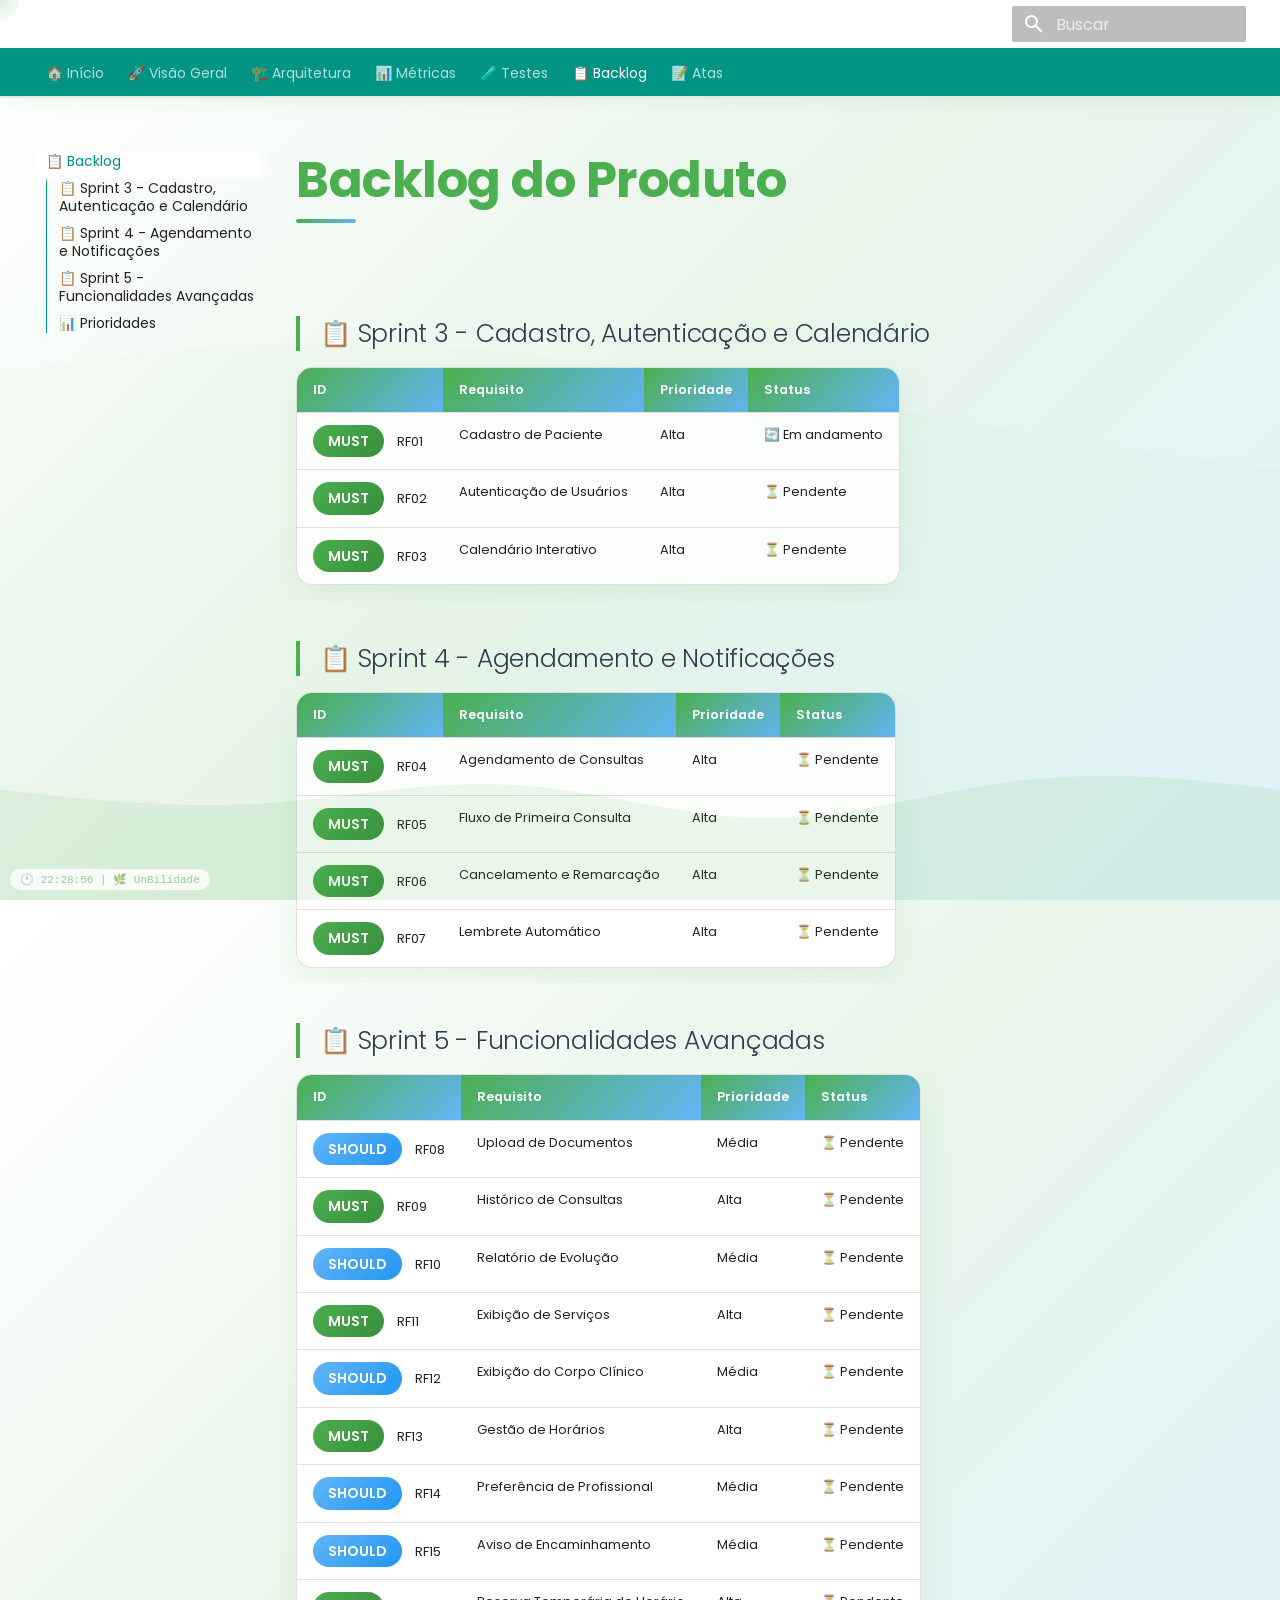
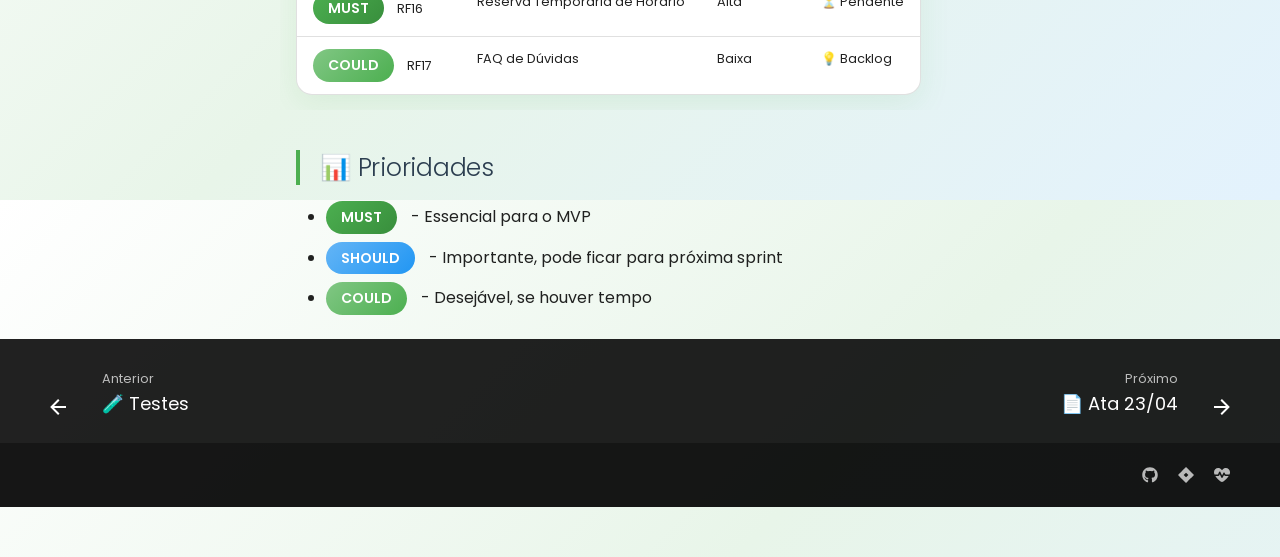
<file: backlog/index.html>
<!doctype html>
<html lang="pt" class="no-js">
  <head>
    
      <meta charset="utf-8">
      <meta name="viewport" content="width=device-width,initial-scale=1">
      
        <meta name="description" content="Plataforma inteligente de gestão de agendamentos para clínicas de fisioterapia">
      
      
        <meta name="author" content="Equipe Hopper">
      
      
        <link rel="canonical" href="https://iiBrenda.github.io/unbilidade-docs/backlog/">
      
      
        <link rel="prev" href="../testes/">
      
      
        <link rel="next" href="../atas/ata-2025-04-23/">
      
      
        
      
      
      <link rel="icon" href="../assets/images/favicon.png">
      <meta name="generator" content="mkdocs-1.6.1, mkdocs-material-9.7.6">
    
    
      
        <title>📋 Backlog - UnBilidade</title>
      
    
    
      <link rel="stylesheet" href="../assets/stylesheets/main.484c7ddc.min.css">
      
        
        <link rel="stylesheet" href="../assets/stylesheets/palette.ab4e12ef.min.css">
      
      
  
  
    
      
      
    
  
    
      
      
    
  
    
      
      
    
  
    
      
      
    
  
    
      
      
    
  
    
      
      
    
  
    
      
      
    
  
    
      
      
    
  
    
      
      
    
  
    
      
      
    
  
    
      
      
    
  
    
      
      
    
  
  
  <style>:root{--md-admonition-icon--note:url('data:image/svg+xml;charset=utf-8,%3Csvg%20xmlns%3D%22http%3A//www.w3.org/2000/svg%22%20viewBox%3D%220%200%20512%20512%22%3E%3C%21--%21%20Font%20Awesome%20Free%207.1.0%20by%20%40fontawesome%20-%20https%3A//fontawesome.com%20License%20-%20https%3A//fontawesome.com/license/free%20%28Icons%3A%20CC%20BY%204.0%2C%20Fonts%3A%20SIL%20OFL%201.1%2C%20Code%3A%20MIT%20License%29%20Copyright%202025%20Fonticons%2C%20Inc.--%3E%3Cpath%20d%3D%22M256%20512a256%20256%200%201%200%200-512%20256%20256%200%201%200%200%20512m-32-352a32%2032%200%201%201%2064%200%2032%2032%200%201%201-64%200m-8%2064h48c13.3%200%2024%2010.7%2024%2024v88h8c13.3%200%2024%2010.7%2024%2024s-10.7%2024-24%2024h-80c-13.3%200-24-10.7-24-24s10.7-24%2024-24h24v-64h-24c-13.3%200-24-10.7-24-24s10.7-24%2024-24%22/%3E%3C/svg%3E');--md-admonition-icon--abstract:url('data:image/svg+xml;charset=utf-8,%3Csvg%20xmlns%3D%22http%3A//www.w3.org/2000/svg%22%20viewBox%3D%220%200%20512%20512%22%3E%3C%21--%21%20Font%20Awesome%20Free%207.1.0%20by%20%40fontawesome%20-%20https%3A//fontawesome.com%20License%20-%20https%3A//fontawesome.com/license/free%20%28Icons%3A%20CC%20BY%204.0%2C%20Fonts%3A%20SIL%20OFL%201.1%2C%20Code%3A%20MIT%20License%29%20Copyright%202025%20Fonticons%2C%20Inc.--%3E%3Cpath%20d%3D%22M64%2064c0-17.7-14.3-32-32-32S0%2046.3%200%2064v336c0%2044.2%2035.8%2080%2080%2080h400c17.7%200%2032-14.3%2032-32s-14.3-32-32-32H80c-8.8%200-16-7.2-16-16zm406.6%2086.6c12.5-12.5%2012.5-32.8%200-45.3s-32.8-12.5-45.3%200L320%20210.7l-57.4-57.3c-12.5-12.5-32.8-12.5-45.3%200l-96%2096c-12.5%2012.5-12.5%2032.8%200%2045.3s32.8%2012.5%2045.3%200l73.4-73.4%2057.4%2057.4c12.5%2012.5%2032.8%2012.5%2045.3%200l128-128z%22/%3E%3C/svg%3E');--md-admonition-icon--info:url('data:image/svg+xml;charset=utf-8,%3Csvg%20xmlns%3D%22http%3A//www.w3.org/2000/svg%22%20viewBox%3D%220%200%20512%20512%22%3E%3C%21--%21%20Font%20Awesome%20Free%207.1.0%20by%20%40fontawesome%20-%20https%3A//fontawesome.com%20License%20-%20https%3A//fontawesome.com/license/free%20%28Icons%3A%20CC%20BY%204.0%2C%20Fonts%3A%20SIL%20OFL%201.1%2C%20Code%3A%20MIT%20License%29%20Copyright%202025%20Fonticons%2C%20Inc.--%3E%3Cpath%20d%3D%22m256%20107.9-15-20.8C216%2052.5%20175.9%2032%20133.1%2032%2059.6%2032%200%2091.6%200%20165.1v2.6c0%2023.6%206.2%2048%2016.6%2072.3h106c3.2%200%206.1-1.9%207.4-4.9l31.8-76.3c3.7-8.8%2012.3-14.6%2021.8-14.8s18.3%205.4%2022.2%2014.1L257.1%20272l41.4-82.8c4.1-8.1%2012.4-13.3%2021.5-13.3s17.4%205.1%2021.5%2013.3l23.2%2046.3c1.4%202.7%204.1%204.4%207.2%204.4h123.6c10.5-24.3%2016.6-48.7%2016.6-72.3V165C512%2091.6%20452.4%2032%20378.9%2032%20336.2%2032%20296%2052.5%20271%2087.1l-15%2020.7zM469.6%20288h-97.8c-21.2%200-40.6-12-50.1-31l-1.7-3.4-42.5%2085.1c-4.1%208.3-12.7%2013.5-22%2013.3s-17.6-5.7-21.4-14.1l-49.3-109.5-10.5%2025.2c-8.7%2020.9-29.1%2034.5-51.7%2034.5H42.4c47.2%2073.8%20123%20141.7%20170.4%20177.9%2012.4%209.4%2027.6%2014.1%2043.1%2014.1s30.8-4.6%2043.1-14.1c47.6-36.3%20123.4-104.2%20170.6-178%22/%3E%3C/svg%3E');--md-admonition-icon--tip:url('data:image/svg+xml;charset=utf-8,%3Csvg%20xmlns%3D%22http%3A//www.w3.org/2000/svg%22%20viewBox%3D%220%200%20384%20512%22%3E%3C%21--%21%20Font%20Awesome%20Free%207.1.0%20by%20%40fontawesome%20-%20https%3A//fontawesome.com%20License%20-%20https%3A//fontawesome.com/license/free%20%28Icons%3A%20CC%20BY%204.0%2C%20Fonts%3A%20SIL%20OFL%201.1%2C%20Code%3A%20MIT%20License%29%20Copyright%202025%20Fonticons%2C%20Inc.--%3E%3Cpath%20d%3D%22M292.9%20384c7.3-22.3%2021.9-42.5%2038.4-59.9C364%20289.7%20384%20243.2%20384%20192%20384%2086%20298%200%20192%200S0%2086%200%20192c0%2051.2%2020%2097.7%2052.7%20132.1%2016.5%2017.4%2031.2%2037.6%2038.4%2059.9h201.7zm-4.9%2048H96v16c0%2044.2%2035.8%2080%2080%2080h32c44.2%200%2080-35.8%2080-80zM184%20112c-39.8%200-72%2032.2-72%2072%200%2013.3-10.7%2024-24%2024s-24-10.7-24-24c0-66.3%2053.7-120%20120-120%2013.3%200%2024%2010.7%2024%2024s-10.7%2024-24%2024%22/%3E%3C/svg%3E');--md-admonition-icon--success:url('data:image/svg+xml;charset=utf-8,%3Csvg%20xmlns%3D%22http%3A//www.w3.org/2000/svg%22%20viewBox%3D%220%200%20512%20512%22%3E%3C%21--%21%20Font%20Awesome%20Free%207.1.0%20by%20%40fontawesome%20-%20https%3A//fontawesome.com%20License%20-%20https%3A//fontawesome.com/license/free%20%28Icons%3A%20CC%20BY%204.0%2C%20Fonts%3A%20SIL%20OFL%201.1%2C%20Code%3A%20MIT%20License%29%20Copyright%202025%20Fonticons%2C%20Inc.--%3E%3Cpath%20d%3D%22M256%20512a256%20256%200%201%201%200-512%20256%20256%200%201%201%200%20512m118-366.3c-10.7-7.8-25.7-5.4-33.5%205.3L221.1%20315.2%20169%20263.1c-9.4-9.4-24.6-9.4-33.9%200s-9.4%2024.6%200%2033.9l72%2072c5%205%2011.8%207.5%2018.8%207s13.4-4.1%2017.5-9.8l135.9-187c7.8-10.7%205.4-25.7-5.3-33.5%22/%3E%3C/svg%3E');--md-admonition-icon--question:url('data:image/svg+xml;charset=utf-8,%3Csvg%20xmlns%3D%22http%3A//www.w3.org/2000/svg%22%20viewBox%3D%220%200%20512%20512%22%3E%3C%21--%21%20Font%20Awesome%20Free%207.1.0%20by%20%40fontawesome%20-%20https%3A//fontawesome.com%20License%20-%20https%3A//fontawesome.com/license/free%20%28Icons%3A%20CC%20BY%204.0%2C%20Fonts%3A%20SIL%20OFL%201.1%2C%20Code%3A%20MIT%20License%29%20Copyright%202025%20Fonticons%2C%20Inc.--%3E%3Cpath%20d%3D%22M256%20512a256%20256%200%201%200%200-512%20256%20256%200%201%200%200%20512m0-336c-17.7%200-32%2014.3-32%2032%200%2013.3-10.7%2024-24%2024s-24-10.7-24-24c0-44.2%2035.8-80%2080-80s80%2035.8%2080%2080c0%2047.2-36%2067.2-56%2074.5v3.8c0%2013.3-10.7%2024-24%2024s-24-10.7-24-24v-8.1c0-20.5%2014.8-35.2%2030.1-40.2%206.4-2.1%2013.2-5.5%2018.2-10.3%204.3-4.2%207.7-10%207.7-19.6%200-17.7-14.3-32-32-32zm-32%20192a32%2032%200%201%201%2064%200%2032%2032%200%201%201-64%200%22/%3E%3C/svg%3E');--md-admonition-icon--warning:url('data:image/svg+xml;charset=utf-8,%3Csvg%20xmlns%3D%22http%3A//www.w3.org/2000/svg%22%20viewBox%3D%220%200%20512%20512%22%3E%3C%21--%21%20Font%20Awesome%20Free%207.1.0%20by%20%40fontawesome%20-%20https%3A//fontawesome.com%20License%20-%20https%3A//fontawesome.com/license/free%20%28Icons%3A%20CC%20BY%204.0%2C%20Fonts%3A%20SIL%20OFL%201.1%2C%20Code%3A%20MIT%20License%29%20Copyright%202025%20Fonticons%2C%20Inc.--%3E%3Cpath%20d%3D%22M256%200c14.7%200%2028.2%208.1%2035.2%2021l216%20400c6.7%2012.4%206.4%2027.4-.8%2039.5S486.1%20480%20472%20480H40c-14.1%200-27.2-7.4-34.4-19.5s-7.5-27.1-.8-39.5l216-400c7-12.9%2020.5-21%2035.2-21m0%20352a32%2032%200%201%200%200%2064%2032%2032%200%201%200%200-64m0-192c-18.2%200-32.7%2015.5-31.4%2033.7l7.4%20104c.9%2012.5%2011.4%2022.3%2023.9%2022.3%2012.6%200%2023-9.7%2023.9-22.3l7.4-104c1.3-18.2-13.1-33.7-31.4-33.7z%22/%3E%3C/svg%3E');--md-admonition-icon--failure:url('data:image/svg+xml;charset=utf-8,%3Csvg%20xmlns%3D%22http%3A//www.w3.org/2000/svg%22%20viewBox%3D%220%200%20512%20512%22%3E%3C%21--%21%20Font%20Awesome%20Free%207.1.0%20by%20%40fontawesome%20-%20https%3A//fontawesome.com%20License%20-%20https%3A//fontawesome.com/license/free%20%28Icons%3A%20CC%20BY%204.0%2C%20Fonts%3A%20SIL%20OFL%201.1%2C%20Code%3A%20MIT%20License%29%20Copyright%202025%20Fonticons%2C%20Inc.--%3E%3Cpath%20d%3D%22M416%20427.4c58.5-44%2096-111.6%2096-187.4C512%20107.5%20397.4%200%20256%200S0%20107.5%200%20240c0%2075.8%2037.5%20143.4%2096%20187.4V464c0%2026.5%2021.5%2048%2048%2048h32v-40c0-13.3%2010.7-24%2024-24s24%2010.7%2024%2024v40h64v-40c0-13.3%2010.7-24%2024-24s24%2010.7%2024%2024v40h32c26.5%200%2048-21.5%2048-48zM96%20256a64%2064%200%201%201%20128%200%2064%2064%200%201%201-128%200m256-64a64%2064%200%201%201%200%20128%2064%2064%200%201%201%200-128%22/%3E%3C/svg%3E');--md-admonition-icon--danger:url('data:image/svg+xml;charset=utf-8,%3Csvg%20xmlns%3D%22http%3A//www.w3.org/2000/svg%22%20viewBox%3D%220%200%20576%20512%22%3E%3C%21--%21%20Font%20Awesome%20Free%207.1.0%20by%20%40fontawesome%20-%20https%3A//fontawesome.com%20License%20-%20https%3A//fontawesome.com/license/free%20%28Icons%3A%20CC%20BY%204.0%2C%20Fonts%3A%20SIL%20OFL%201.1%2C%20Code%3A%20MIT%20License%29%20Copyright%202025%20Fonticons%2C%20Inc.--%3E%3Cpath%20d%3D%22M446.2%2034.5C432%2024.4%20412.7%2029.9%20404%2045l-72.4%20125.3c31.3%2015.8%2052.8%2048.3%2052.8%2085.7h144c17.7%200%2032.2-14.4%2030.1-31.9C549.4%20146%20507.1%2078%20446.2%2034.5M172.7%2044.9c-8.7-15.1-28-20.6-42.2-10.4C69.6%2077.9%2027.3%20145.9%2018.2%20224.1%2016.1%20241.6%2030.7%20256%2048.3%20256h144c0-37.5%2021.5-69.9%2052.8-85.7zm-9.4%20416.8c-8.7%2015.1-3.8%2034.5%2012%2041.8%2034.4%2015.7%2072.7%2024.5%20113%2024.5s78.6-8.8%20113-24.5c15.8-7.2%2020.7-26.7%2012-41.8L341%20336.3c-15.1%209.9-33.2%2015.7-52.6%2015.7s-37.5-5.8-52.6-15.7zm125-157.7a48%2048%200%201%200-.7-96%2048%2048%200%201%200%20.7%2096%22/%3E%3C/svg%3E');--md-admonition-icon--bug:url('data:image/svg+xml;charset=utf-8,%3Csvg%20xmlns%3D%22http%3A//www.w3.org/2000/svg%22%20viewBox%3D%220%200%20576%20512%22%3E%3C%21--%21%20Font%20Awesome%20Free%207.1.0%20by%20%40fontawesome%20-%20https%3A//fontawesome.com%20License%20-%20https%3A//fontawesome.com/license/free%20%28Icons%3A%20CC%20BY%204.0%2C%20Fonts%3A%20SIL%20OFL%201.1%2C%20Code%3A%20MIT%20License%29%20Copyright%202025%20Fonticons%2C%20Inc.--%3E%3Cpath%20d%3D%22M192%2096c0-53%2043-96%2096-96s96%2043%2096%2096v3.6c0%2015.7-12.7%2028.4-28.4%2028.4H220.5c-15.7%200-28.4-12.7-28.4-28.4V96zm345.6%2012.8c10.6%2014.1%207.7%2034.2-6.4%2044.8l-97.8%2073.3c5.3%208.9%209.3%2018.7%2011.8%2029.1H544c17.7%200%2032%2014.3%2032%2032s-14.3%2032-32%2032h-96v32c0%202.6-.1%205.3-.2%207.9l83.4%2062.5c14.1%2010.6%2017%2030.7%206.4%2044.8s-30.7%2017-44.8%206.4l-63.1-47.3c-23.2%2044.2-66.5%2076.2-117.7%2083.9V280c0-13.3-10.7-24-24-24s-24%2010.7-24%2024v230.2c-51.2-7.7-94.5-39.7-117.7-83.9l-63.1%2047.3c-14.1%2010.6-34.2%207.7-44.8-6.4s-7.7-34.2%206.4-44.8l83.4-62.5c-.1-2.6-.2-5.2-.2-7.9v-32H32c-17.7%200-32-14.3-32-32s14.3-32%2032-32h98.8c2.5-10.4%206.5-20.2%2011.8-29.1l-97.8-73.3c-14.1-10.6-17-30.7-6.4-44.8s30.7-17%2044.8-6.4L192%20184c12.3-5.1%2025.8-8%2040-8h112c14.2%200%2027.7%202.8%2040%208l108.8-81.6c14.1-10.6%2034.2-7.7%2044.8%206.4%22/%3E%3C/svg%3E');--md-admonition-icon--example:url('data:image/svg+xml;charset=utf-8,%3Csvg%20xmlns%3D%22http%3A//www.w3.org/2000/svg%22%20viewBox%3D%220%200%20448%20512%22%3E%3C%21--%21%20Font%20Awesome%20Free%207.1.0%20by%20%40fontawesome%20-%20https%3A//fontawesome.com%20License%20-%20https%3A//fontawesome.com/license/free%20%28Icons%3A%20CC%20BY%204.0%2C%20Fonts%3A%20SIL%20OFL%201.1%2C%20Code%3A%20MIT%20License%29%20Copyright%202025%20Fonticons%2C%20Inc.--%3E%3Cpath%20d%3D%22M288%200H128c-17.7%200-32%2014.3-32%2032s14.3%2032%2032%2032v151.5L7.5%20426.3C2.6%20435%200%20444.7%200%20454.7%200%20486.4%2025.6%20512%2057.3%20512h333.4c31.6%200%2057.3-25.6%2057.3-57.3%200-10-2.6-19.8-7.5-28.4L320%20215.5V64c17.7%200%2032-14.3%2032-32S337.7%200%20320%200zm-96%20215.5V64h64v151.5c0%2011.1%202.9%2022.1%208.4%2031.8L306%20320H142l41.6-72.7c5.5-9.7%208.4-20.6%208.4-31.8%22/%3E%3C/svg%3E');--md-admonition-icon--quote:url('data:image/svg+xml;charset=utf-8,%3Csvg%20xmlns%3D%22http%3A//www.w3.org/2000/svg%22%20viewBox%3D%220%200%20448%20512%22%3E%3C%21--%21%20Font%20Awesome%20Free%207.1.0%20by%20%40fontawesome%20-%20https%3A//fontawesome.com%20License%20-%20https%3A//fontawesome.com/license/free%20%28Icons%3A%20CC%20BY%204.0%2C%20Fonts%3A%20SIL%20OFL%201.1%2C%20Code%3A%20MIT%20License%29%20Copyright%202025%20Fonticons%2C%20Inc.--%3E%3Cpath%20d%3D%22M0%20216C0%20149.7%2053.7%2096%20120%2096h8c17.7%200%2032%2014.3%2032%2032s-14.3%2032-32%2032h-8c-30.9%200-56%2025.1-56%2056v8h64c35.3%200%2064%2028.7%2064%2064v64c0%2035.3-28.7%2064-64%2064H64c-35.3%200-64-28.7-64-64zm256%200c0-66.3%2053.7-120%20120-120h8c17.7%200%2032%2014.3%2032%2032s-14.3%2032-32%2032h-8c-30.9%200-56%2025.1-56%2056v8h64c35.3%200%2064%2028.7%2064%2064v64c0%2035.3-28.7%2064-64%2064h-64c-35.3%200-64-28.7-64-64z%22/%3E%3C/svg%3E');}</style>



    
    
      
    
    
      
        
        
        <link rel="preconnect" href="https://fonts.gstatic.com" crossorigin>
        <link rel="stylesheet" href="https://fonts.googleapis.com/css?family=Poppins:300,300i,400,400i,700,700i%7CFira+Code:400,400i,700,700i&display=fallback">
        <style>:root{--md-text-font:"Poppins";--md-code-font:"Fira Code"}</style>
      
    
    
      <link rel="stylesheet" href="../stylesheets/clinica-theme.css">
    
    <script>__md_scope=new URL("..",location),__md_hash=e=>[...e].reduce(((e,_)=>(e<<5)-e+_.charCodeAt(0)),0),__md_get=(e,_=localStorage,t=__md_scope)=>JSON.parse(_.getItem(t.pathname+"."+e)),__md_set=(e,_,t=localStorage,a=__md_scope)=>{try{t.setItem(a.pathname+"."+e,JSON.stringify(_))}catch(e){}}</script>
    
      

    
    
  </head>
  
  
    
    
      
    
    
    
    
    <body dir="ltr" data-md-color-scheme="default" data-md-color-primary="teal" data-md-color-accent="light-blue">
  
    
    <input class="md-toggle" data-md-toggle="drawer" type="checkbox" id="__drawer" autocomplete="off">
    <input class="md-toggle" data-md-toggle="search" type="checkbox" id="__search" autocomplete="off">
    <label class="md-overlay" for="__drawer"></label>
    <div data-md-component="skip">
      
        
        <a href="#backlog-do-produto" class="md-skip">
          Pular para conteúdo
        </a>
      
    </div>
    <div data-md-component="announce">
      
    </div>
    
    
      

  

<header class="md-header md-header--shadow md-header--lifted" data-md-component="header">
  <nav class="md-header__inner md-grid" aria-label="Cabeçalho">
    <a href=".." title="UnBilidade" class="md-header__button md-logo" aria-label="UnBilidade" data-md-component="logo">
      
  
  <svg xmlns="http://www.w3.org/2000/svg" viewBox="0 0 24 24"><path d="M2 22V7a1 1 0 0 1 1-1h4V2h10v4h4a1 1 0 0 1 1 1v15h-8v-5h-4v5zM9 4v6h2V8h2v2h2V4h-2v2h-2V4zM4 20h4v-3H4zm0-5h4v-3H4zm12 5h4v-3h-4zm0-5h4v-3h-4zm-6 0h4v-3h-4z"/></svg>

    </a>
    <label class="md-header__button md-icon" for="__drawer">
      
      <svg xmlns="http://www.w3.org/2000/svg" viewBox="0 0 24 24"><path d="M3 6h18v2H3zm0 5h18v2H3zm0 5h18v2H3z"/></svg>
    </label>
    <div class="md-header__title" data-md-component="header-title">
      <div class="md-header__ellipsis">
        <div class="md-header__topic">
          <span class="md-ellipsis">
            UnBilidade
          </span>
        </div>
        <div class="md-header__topic" data-md-component="header-topic">
          <span class="md-ellipsis">
            
              📋 Backlog
            
          </span>
        </div>
      </div>
    </div>
    
      
        <form class="md-header__option" data-md-component="palette">
  
    
    
    
    <input class="md-option" data-md-color-media="" data-md-color-scheme="default" data-md-color-primary="teal" data-md-color-accent="light-blue"  aria-label="Modo Claro"  type="radio" name="__palette" id="__palette_0">
    
      <label class="md-header__button md-icon" title="Modo Claro" for="__palette_1" hidden>
        <svg xmlns="http://www.w3.org/2000/svg" viewBox="0 0 24 24"><path d="M12 7a5 5 0 0 1 5 5 5 5 0 0 1-5 5 5 5 0 0 1-5-5 5 5 0 0 1 5-5m0 2a3 3 0 0 0-3 3 3 3 0 0 0 3 3 3 3 0 0 0 3-3 3 3 0 0 0-3-3m0-7 2.39 3.42C13.65 5.15 12.84 5 12 5s-1.65.15-2.39.42zM3.34 7l4.16-.35A7.2 7.2 0 0 0 5.94 8.5c-.44.74-.69 1.5-.83 2.29zm.02 10 1.76-3.77a7.131 7.131 0 0 0 2.38 4.14zM20.65 7l-1.77 3.79a7.02 7.02 0 0 0-2.38-4.15zm-.01 10-4.14.36c.59-.51 1.12-1.14 1.54-1.86.42-.73.69-1.5.83-2.29zM12 22l-2.41-3.44c.74.27 1.55.44 2.41.44.82 0 1.63-.17 2.37-.44z"/></svg>
      </label>
    
  
    
    
    
    <input class="md-option" data-md-color-media="" data-md-color-scheme="default" data-md-color-primary="light-green" data-md-color-accent="cyan"  aria-label="Modo Clínica"  type="radio" name="__palette" id="__palette_1">
    
      <label class="md-header__button md-icon" title="Modo Clínica" for="__palette_2" hidden>
        <svg xmlns="http://www.w3.org/2000/svg" viewBox="0 0 24 24"><path d="M17 8C8 10 5.9 16.17 3.82 21.34l1.89.66.95-2.3c.48.17.98.3 1.34.3C19 20 22 3 22 3c-1 2-8 2.25-13 3.25S2 11.5 2 13.5s1.75 3.75 1.75 3.75C7 8 17 8 17 8"/></svg>
      </label>
    
  
    
    
    
    <input class="md-option" data-md-color-media="" data-md-color-scheme="slate" data-md-color-primary="blue-grey" data-md-color-accent="light-green"  aria-label="Modo Escuro"  type="radio" name="__palette" id="__palette_2">
    
      <label class="md-header__button md-icon" title="Modo Escuro" for="__palette_0" hidden>
        <svg xmlns="http://www.w3.org/2000/svg" viewBox="0 0 24 24"><path d="m17.75 4.09-2.53 1.94.91 3.06-2.63-1.81-2.63 1.81.91-3.06-2.53-1.94L12.44 4l1.06-3 1.06 3zm3.5 6.91-1.64 1.25.59 1.98-1.7-1.17-1.7 1.17.59-1.98L15.75 11l2.06-.05L18.5 9l.69 1.95zm-2.28 4.95c.83-.08 1.72 1.1 1.19 1.85-.32.45-.66.87-1.08 1.27C15.17 23 8.84 23 4.94 19.07c-3.91-3.9-3.91-10.24 0-14.14.4-.4.82-.76 1.27-1.08.75-.53 1.93.36 1.85 1.19-.27 2.86.69 5.83 2.89 8.02a9.96 9.96 0 0 0 8.02 2.89m-1.64 2.02a12.08 12.08 0 0 1-7.8-3.47c-2.17-2.19-3.33-5-3.49-7.82-2.81 3.14-2.7 7.96.31 10.98 3.02 3.01 7.84 3.12 10.98.31"/></svg>
      </label>
    
  
</form>
      
    
    
      <script>var palette=__md_get("__palette");if(palette&&palette.color){if("(prefers-color-scheme)"===palette.color.media){var media=matchMedia("(prefers-color-scheme: light)"),input=document.querySelector(media.matches?"[data-md-color-media='(prefers-color-scheme: light)']":"[data-md-color-media='(prefers-color-scheme: dark)']");palette.color.media=input.getAttribute("data-md-color-media"),palette.color.scheme=input.getAttribute("data-md-color-scheme"),palette.color.primary=input.getAttribute("data-md-color-primary"),palette.color.accent=input.getAttribute("data-md-color-accent")}for(var[key,value]of Object.entries(palette.color))document.body.setAttribute("data-md-color-"+key,value)}</script>
    
    
    
      
      
        <label class="md-header__button md-icon" for="__search">
          
          <svg xmlns="http://www.w3.org/2000/svg" viewBox="0 0 24 24"><path d="M9.5 3A6.5 6.5 0 0 1 16 9.5c0 1.61-.59 3.09-1.56 4.23l.27.27h.79l5 5-1.5 1.5-5-5v-.79l-.27-.27A6.52 6.52 0 0 1 9.5 16 6.5 6.5 0 0 1 3 9.5 6.5 6.5 0 0 1 9.5 3m0 2C7 5 5 7 5 9.5S7 14 9.5 14 14 12 14 9.5 12 5 9.5 5"/></svg>
        </label>
        <div class="md-search" data-md-component="search" role="dialog">
  <label class="md-search__overlay" for="__search"></label>
  <div class="md-search__inner" role="search">
    <form class="md-search__form" name="search">
      <input type="text" class="md-search__input" name="query" aria-label="Buscar" placeholder="Buscar" autocapitalize="off" autocorrect="off" autocomplete="off" spellcheck="false" data-md-component="search-query" required>
      <label class="md-search__icon md-icon" for="__search">
        
        <svg xmlns="http://www.w3.org/2000/svg" viewBox="0 0 24 24"><path d="M9.5 3A6.5 6.5 0 0 1 16 9.5c0 1.61-.59 3.09-1.56 4.23l.27.27h.79l5 5-1.5 1.5-5-5v-.79l-.27-.27A6.52 6.52 0 0 1 9.5 16 6.5 6.5 0 0 1 3 9.5 6.5 6.5 0 0 1 9.5 3m0 2C7 5 5 7 5 9.5S7 14 9.5 14 14 12 14 9.5 12 5 9.5 5"/></svg>
        
        <svg xmlns="http://www.w3.org/2000/svg" viewBox="0 0 24 24"><path d="M20 11v2H8l5.5 5.5-1.42 1.42L4.16 12l7.92-7.92L13.5 5.5 8 11z"/></svg>
      </label>
      <nav class="md-search__options" aria-label="Pesquisar">
        
          <a href="javascript:void(0)" class="md-search__icon md-icon" title="Compartilhar" aria-label="Compartilhar" data-clipboard data-clipboard-text="" data-md-component="search-share" tabindex="-1">
            
            <svg xmlns="http://www.w3.org/2000/svg" viewBox="0 0 24 24"><path d="M18 16.08c-.76 0-1.44.3-1.96.77L8.91 12.7c.05-.23.09-.46.09-.7s-.04-.47-.09-.7l7.05-4.11c.54.5 1.25.81 2.04.81a3 3 0 0 0 3-3 3 3 0 0 0-3-3 3 3 0 0 0-3 3c0 .24.04.47.09.7L8.04 9.81C7.5 9.31 6.79 9 6 9a3 3 0 0 0-3 3 3 3 0 0 0 3 3c.79 0 1.5-.31 2.04-.81l7.12 4.15c-.05.21-.08.43-.08.66 0 1.61 1.31 2.91 2.92 2.91s2.92-1.3 2.92-2.91A2.92 2.92 0 0 0 18 16.08"/></svg>
          </a>
        
        <button type="reset" class="md-search__icon md-icon" title="Limpar" aria-label="Limpar" tabindex="-1">
          
          <svg xmlns="http://www.w3.org/2000/svg" viewBox="0 0 24 24"><path d="M19 6.41 17.59 5 12 10.59 6.41 5 5 6.41 10.59 12 5 17.59 6.41 19 12 13.41 17.59 19 19 17.59 13.41 12z"/></svg>
        </button>
      </nav>
      
        <div class="md-search__suggest" data-md-component="search-suggest"></div>
      
    </form>
    <div class="md-search__output">
      <div class="md-search__scrollwrap" tabindex="0" data-md-scrollfix>
        <div class="md-search-result" data-md-component="search-result">
          <div class="md-search-result__meta">
            Inicializando busca
          </div>
          <ol class="md-search-result__list" role="presentation"></ol>
        </div>
      </div>
    </div>
  </div>
</div>
      
    
    
  </nav>
  
    
      
<nav class="md-tabs" aria-label="Abas" data-md-component="tabs">
  <div class="md-grid">
    <ul class="md-tabs__list">
      
        
  
  
  
  
    <li class="md-tabs__item">
      <a href=".." class="md-tabs__link">
        
  
  
    
  
  🏠 Início

      </a>
    </li>
  

      
        
  
  
  
  
    <li class="md-tabs__item">
      <a href="../visao-geral/" class="md-tabs__link">
        
  
  
    
  
  🚀 Visão Geral

      </a>
    </li>
  

      
        
  
  
  
  
    <li class="md-tabs__item">
      <a href="../arquitetura/" class="md-tabs__link">
        
  
  
    
  
  🏗️ Arquitetura

      </a>
    </li>
  

      
        
  
  
  
  
    <li class="md-tabs__item">
      <a href="../metricas/" class="md-tabs__link">
        
  
  
    
  
  📊 Métricas

      </a>
    </li>
  

      
        
  
  
  
  
    <li class="md-tabs__item">
      <a href="../testes/" class="md-tabs__link">
        
  
  
    
  
  🧪 Testes

      </a>
    </li>
  

      
        
  
  
  
    
  
  
    <li class="md-tabs__item md-tabs__item--active">
      <a href="./" class="md-tabs__link">
        
  
  
    
  
  📋 Backlog

      </a>
    </li>
  

      
        
  
  
  
  
    
    
      <li class="md-tabs__item">
        <a href="../atas/ata-2025-04-23/" class="md-tabs__link">
          
  
  
  📝 Atas

        </a>
      </li>
    
  

      
    </ul>
  </div>
</nav>
    
  
</header>
    
    <div class="md-container" data-md-component="container">
      
      
        
      
      <main class="md-main" data-md-component="main">
        <div class="md-main__inner md-grid">
          
            
              
              <div class="md-sidebar md-sidebar--primary" data-md-component="sidebar" data-md-type="navigation" >
                <div class="md-sidebar__scrollwrap">
                  <div class="md-sidebar__inner">
                    


  


  

<nav class="md-nav md-nav--primary md-nav--lifted md-nav--integrated" aria-label="Navegação" data-md-level="0">
  <label class="md-nav__title" for="__drawer">
    <a href=".." title="UnBilidade" class="md-nav__button md-logo" aria-label="UnBilidade" data-md-component="logo">
      
  
  <svg xmlns="http://www.w3.org/2000/svg" viewBox="0 0 24 24"><path d="M2 22V7a1 1 0 0 1 1-1h4V2h10v4h4a1 1 0 0 1 1 1v15h-8v-5h-4v5zM9 4v6h2V8h2v2h2V4h-2v2h-2V4zM4 20h4v-3H4zm0-5h4v-3H4zm12 5h4v-3h-4zm0-5h4v-3h-4zm-6 0h4v-3h-4z"/></svg>

    </a>
    UnBilidade
  </label>
  
  <ul class="md-nav__list" data-md-scrollfix>
    
      
      
  
  
  
  
    <li class="md-nav__item">
      <a href=".." class="md-nav__link">
        
  
  
  <span class="md-ellipsis">
    
  
    🏠 Início
  

    
  </span>
  
  

      </a>
    </li>
  

    
      
      
  
  
  
  
    <li class="md-nav__item">
      <a href="../visao-geral/" class="md-nav__link">
        
  
  
  <span class="md-ellipsis">
    
  
    🚀 Visão Geral
  

    
  </span>
  
  

      </a>
    </li>
  

    
      
      
  
  
  
  
    <li class="md-nav__item">
      <a href="../arquitetura/" class="md-nav__link">
        
  
  
  <span class="md-ellipsis">
    
  
    🏗️ Arquitetura
  

    
  </span>
  
  

      </a>
    </li>
  

    
      
      
  
  
  
  
    <li class="md-nav__item">
      <a href="../metricas/" class="md-nav__link">
        
  
  
  <span class="md-ellipsis">
    
  
    📊 Métricas
  

    
  </span>
  
  

      </a>
    </li>
  

    
      
      
  
  
  
  
    <li class="md-nav__item">
      <a href="../testes/" class="md-nav__link">
        
  
  
  <span class="md-ellipsis">
    
  
    🧪 Testes
  

    
  </span>
  
  

      </a>
    </li>
  

    
      
      
  
  
    
  
  
  
    <li class="md-nav__item md-nav__item--active">
      
      <input class="md-nav__toggle md-toggle" type="checkbox" id="__toc">
      
      
        
      
      
        <label class="md-nav__link md-nav__link--active" for="__toc">
          
  
  
  <span class="md-ellipsis">
    
  
    📋 Backlog
  

    
  </span>
  
  

          <span class="md-nav__icon md-icon"></span>
        </label>
      
      <a href="./" class="md-nav__link md-nav__link--active">
        
  
  
  <span class="md-ellipsis">
    
  
    📋 Backlog
  

    
  </span>
  
  

      </a>
      
        

<nav class="md-nav md-nav--secondary" aria-label="Índice">
  
  
  
    
  
  
    <label class="md-nav__title" for="__toc">
      <span class="md-nav__icon md-icon"></span>
      Índice
    </label>
    <ul class="md-nav__list" data-md-component="toc" data-md-scrollfix>
      
        <li class="md-nav__item">
  <a href="#sprint-3-cadastro-autenticacao-e-calendario" class="md-nav__link">
    <span class="md-ellipsis">
      
        📋 Sprint 3 - Cadastro, Autenticação e Calendário
      
    </span>
  </a>
  
</li>
      
        <li class="md-nav__item">
  <a href="#sprint-4-agendamento-e-notificacoes" class="md-nav__link">
    <span class="md-ellipsis">
      
        📋 Sprint 4 - Agendamento e Notificações
      
    </span>
  </a>
  
</li>
      
        <li class="md-nav__item">
  <a href="#sprint-5-funcionalidades-avancadas" class="md-nav__link">
    <span class="md-ellipsis">
      
        📋 Sprint 5 - Funcionalidades Avançadas
      
    </span>
  </a>
  
</li>
      
        <li class="md-nav__item">
  <a href="#prioridades" class="md-nav__link">
    <span class="md-ellipsis">
      
        📊 Prioridades
      
    </span>
  </a>
  
</li>
      
    </ul>
  
</nav>
      
    </li>
  

    
      
      
  
  
  
  
    
    
    
    
      
      
        
      
    
    
    <li class="md-nav__item md-nav__item--nested">
      
        
        
        <input class="md-nav__toggle md-toggle " type="checkbox" id="__nav_7" >
        
          
          <label class="md-nav__link" for="__nav_7" id="__nav_7_label" tabindex="0">
            
  
  
  <span class="md-ellipsis">
    
  
    📝 Atas
  

    
  </span>
  
  

            <span class="md-nav__icon md-icon"></span>
          </label>
        
        <nav class="md-nav" data-md-level="1" aria-labelledby="__nav_7_label" aria-expanded="false">
          <label class="md-nav__title" for="__nav_7">
            <span class="md-nav__icon md-icon"></span>
            
  
    📝 Atas
  

          </label>
          <ul class="md-nav__list" data-md-scrollfix>
            
              
                
  
  
  
  
    <li class="md-nav__item">
      <a href="../atas/ata-2025-04-23/" class="md-nav__link">
        
  
  
  <span class="md-ellipsis">
    
  
    📄 Ata 23/04
  

    
  </span>
  
  

      </a>
    </li>
  

              
            
              
                
  
  
  
  
    <li class="md-nav__item">
      <a href="../atas/ata-2025-05-02/" class="md-nav__link">
        
  
  
  <span class="md-ellipsis">
    
  
    📄 Ata 02/05
  

    
  </span>
  
  

      </a>
    </li>
  

              
            
          </ul>
        </nav>
      
    </li>
  

    
  </ul>
</nav>
                  </div>
                </div>
              </div>
            
            
          
          
            <div class="md-content" data-md-component="content">
              
              <article class="md-content__inner md-typeset">
                
                  



<h1 id="backlog-do-produto">Backlog do Produto<a class="headerlink" href="#backlog-do-produto" title="Link direto">&para;</a></h1>
<h2 id="sprint-3-cadastro-autenticacao-e-calendario">📋 Sprint 3 - Cadastro, Autenticação e Calendário<a class="headerlink" href="#sprint-3-cadastro-autenticacao-e-calendario" title="Link direto">&para;</a></h2>
<table>
<thead>
<tr>
<th style="text-align: left;">ID</th>
<th style="text-align: left;">Requisito</th>
<th style="text-align: left;">Prioridade</th>
<th style="text-align: left;">Status</th>
</tr>
</thead>
<tbody>
<tr>
<td style="text-align: left;"><span class="badge must">MUST</span> RF01</td>
<td style="text-align: left;">Cadastro de Paciente</td>
<td style="text-align: left;">Alta</td>
<td style="text-align: left;">🔄 Em andamento</td>
</tr>
<tr>
<td style="text-align: left;"><span class="badge must">MUST</span> RF02</td>
<td style="text-align: left;">Autenticação de Usuários</td>
<td style="text-align: left;">Alta</td>
<td style="text-align: left;">⏳ Pendente</td>
</tr>
<tr>
<td style="text-align: left;"><span class="badge must">MUST</span> RF03</td>
<td style="text-align: left;">Calendário Interativo</td>
<td style="text-align: left;">Alta</td>
<td style="text-align: left;">⏳ Pendente</td>
</tr>
</tbody>
</table>
<h2 id="sprint-4-agendamento-e-notificacoes">📋 Sprint 4 - Agendamento e Notificações<a class="headerlink" href="#sprint-4-agendamento-e-notificacoes" title="Link direto">&para;</a></h2>
<table>
<thead>
<tr>
<th style="text-align: left;">ID</th>
<th style="text-align: left;">Requisito</th>
<th style="text-align: left;">Prioridade</th>
<th style="text-align: left;">Status</th>
</tr>
</thead>
<tbody>
<tr>
<td style="text-align: left;"><span class="badge must">MUST</span> RF04</td>
<td style="text-align: left;">Agendamento de Consultas</td>
<td style="text-align: left;">Alta</td>
<td style="text-align: left;">⏳ Pendente</td>
</tr>
<tr>
<td style="text-align: left;"><span class="badge must">MUST</span> RF05</td>
<td style="text-align: left;">Fluxo de Primeira Consulta</td>
<td style="text-align: left;">Alta</td>
<td style="text-align: left;">⏳ Pendente</td>
</tr>
<tr>
<td style="text-align: left;"><span class="badge must">MUST</span> RF06</td>
<td style="text-align: left;">Cancelamento e Remarcação</td>
<td style="text-align: left;">Alta</td>
<td style="text-align: left;">⏳ Pendente</td>
</tr>
<tr>
<td style="text-align: left;"><span class="badge must">MUST</span> RF07</td>
<td style="text-align: left;">Lembrete Automático</td>
<td style="text-align: left;">Alta</td>
<td style="text-align: left;">⏳ Pendente</td>
</tr>
</tbody>
</table>
<h2 id="sprint-5-funcionalidades-avancadas">📋 Sprint 5 - Funcionalidades Avançadas<a class="headerlink" href="#sprint-5-funcionalidades-avancadas" title="Link direto">&para;</a></h2>
<table>
<thead>
<tr>
<th style="text-align: left;">ID</th>
<th style="text-align: left;">Requisito</th>
<th style="text-align: left;">Prioridade</th>
<th style="text-align: left;">Status</th>
</tr>
</thead>
<tbody>
<tr>
<td style="text-align: left;"><span class="badge should">SHOULD</span> RF08</td>
<td style="text-align: left;">Upload de Documentos</td>
<td style="text-align: left;">Média</td>
<td style="text-align: left;">⏳ Pendente</td>
</tr>
<tr>
<td style="text-align: left;"><span class="badge must">MUST</span> RF09</td>
<td style="text-align: left;">Histórico de Consultas</td>
<td style="text-align: left;">Alta</td>
<td style="text-align: left;">⏳ Pendente</td>
</tr>
<tr>
<td style="text-align: left;"><span class="badge should">SHOULD</span> RF10</td>
<td style="text-align: left;">Relatório de Evolução</td>
<td style="text-align: left;">Média</td>
<td style="text-align: left;">⏳ Pendente</td>
</tr>
<tr>
<td style="text-align: left;"><span class="badge must">MUST</span> RF11</td>
<td style="text-align: left;">Exibição de Serviços</td>
<td style="text-align: left;">Alta</td>
<td style="text-align: left;">⏳ Pendente</td>
</tr>
<tr>
<td style="text-align: left;"><span class="badge should">SHOULD</span> RF12</td>
<td style="text-align: left;">Exibição do Corpo Clínico</td>
<td style="text-align: left;">Média</td>
<td style="text-align: left;">⏳ Pendente</td>
</tr>
<tr>
<td style="text-align: left;"><span class="badge must">MUST</span> RF13</td>
<td style="text-align: left;">Gestão de Horários</td>
<td style="text-align: left;">Alta</td>
<td style="text-align: left;">⏳ Pendente</td>
</tr>
<tr>
<td style="text-align: left;"><span class="badge should">SHOULD</span> RF14</td>
<td style="text-align: left;">Preferência de Profissional</td>
<td style="text-align: left;">Média</td>
<td style="text-align: left;">⏳ Pendente</td>
</tr>
<tr>
<td style="text-align: left;"><span class="badge should">SHOULD</span> RF15</td>
<td style="text-align: left;">Aviso de Encaminhamento</td>
<td style="text-align: left;">Média</td>
<td style="text-align: left;">⏳ Pendente</td>
</tr>
<tr>
<td style="text-align: left;"><span class="badge must">MUST</span> RF16</td>
<td style="text-align: left;">Reserva Temporária de Horário</td>
<td style="text-align: left;">Alta</td>
<td style="text-align: left;">⏳ Pendente</td>
</tr>
<tr>
<td style="text-align: left;"><span class="badge could">COULD</span> RF17</td>
<td style="text-align: left;">FAQ de Dúvidas</td>
<td style="text-align: left;">Baixa</td>
<td style="text-align: left;">💡 Backlog</td>
</tr>
</tbody>
</table>
<h2 id="prioridades">📊 Prioridades<a class="headerlink" href="#prioridades" title="Link direto">&para;</a></h2>
<ul>
<li><span class="badge must">MUST</span> - Essencial para o MVP</li>
<li><span class="badge should">SHOULD</span> - Importante, pode ficar para próxima sprint</li>
<li><span class="badge could">COULD</span> - Desejável, se houver tempo</li>
</ul>












                
              </article>
            </div>
          
          
<script>var target=document.getElementById(location.hash.slice(1));target&&target.name&&(target.checked=target.name.startsWith("__tabbed_"))</script>
        </div>
        
          <button type="button" class="md-top md-icon" data-md-component="top" hidden>
  
  <svg xmlns="http://www.w3.org/2000/svg" viewBox="0 0 24 24"><path d="M13 20h-2V8l-5.5 5.5-1.42-1.42L12 4.16l7.92 7.92-1.42 1.42L13 8z"/></svg>
  Voltar para o topo
</button>
        
      </main>
      
        <footer class="md-footer">
  
    
      
      <nav class="md-footer__inner md-grid" aria-label="Rodapé" >
        
          
          <a href="../testes/" class="md-footer__link md-footer__link--prev" aria-label="Anterior: 🧪 Testes">
            <div class="md-footer__button md-icon">
              
              <svg xmlns="http://www.w3.org/2000/svg" viewBox="0 0 24 24"><path d="M20 11v2H8l5.5 5.5-1.42 1.42L4.16 12l7.92-7.92L13.5 5.5 8 11z"/></svg>
            </div>
            <div class="md-footer__title">
              <span class="md-footer__direction">
                Anterior
              </span>
              <div class="md-ellipsis">
                🧪 Testes
              </div>
            </div>
          </a>
        
        
          
          <a href="../atas/ata-2025-04-23/" class="md-footer__link md-footer__link--next" aria-label="Próximo: 📄 Ata 23/04">
            <div class="md-footer__title">
              <span class="md-footer__direction">
                Próximo
              </span>
              <div class="md-ellipsis">
                📄 Ata 23/04
              </div>
            </div>
            <div class="md-footer__button md-icon">
              
              <svg xmlns="http://www.w3.org/2000/svg" viewBox="0 0 24 24"><path d="M4 11v2h12l-5.5 5.5 1.42 1.42L19.84 12l-7.92-7.92L10.5 5.5 16 11z"/></svg>
            </div>
          </a>
        
      </nav>
    
  
  <div class="md-footer-meta md-typeset">
    <div class="md-footer-meta__inner md-grid">
      <div class="md-copyright">
  
  
</div>
      
        
<div class="md-social">
  
    
    
    
    
    <a href="https://github.com/SEU-USUARIO/unbilidade-docs" target="_blank" rel="noopener" title="GitHub" class="md-social__link">
      <svg xmlns="http://www.w3.org/2000/svg" viewBox="0 0 512 512"><!--! Font Awesome Free 7.1.0 by @fontawesome - https://fontawesome.com License - https://fontawesome.com/license/free (Icons: CC BY 4.0, Fonts: SIL OFL 1.1, Code: MIT License) Copyright 2025 Fonticons, Inc.--><path d="M173.9 397.4c0 2-2.3 3.6-5.2 3.6-3.3.3-5.6-1.3-5.6-3.6 0-2 2.3-3.6 5.2-3.6 3-.3 5.6 1.3 5.6 3.6m-31.1-4.5c-.7 2 1.3 4.3 4.3 4.9 2.6 1 5.6 0 6.2-2s-1.3-4.3-4.3-5.2c-2.6-.7-5.5.3-6.2 2.3m44.2-1.7c-2.9.7-4.9 2.6-4.6 4.9.3 2 2.9 3.3 5.9 2.6 2.9-.7 4.9-2.6 4.6-4.6-.3-1.9-3-3.2-5.9-2.9M252.8 8C114.1 8 8 113.3 8 252c0 110.9 69.8 205.8 169.5 239.2 12.8 2.3 17.3-5.6 17.3-12.1 0-6.2-.3-40.4-.3-61.4 0 0-70 15-84.7-29.8 0 0-11.4-29.1-27.8-36.6 0 0-22.9-15.7 1.6-15.4 0 0 24.9 2 38.6 25.8 21.9 38.6 58.6 27.5 72.9 20.9 2.3-16 8.8-27.1 16-33.7-55.9-6.2-112.3-14.3-112.3-110.5 0-27.5 7.6-41.3 23.6-58.9-2.6-6.5-11.1-33.3 2.6-67.9 20.9-6.5 69 27 69 27 20-5.6 41.5-8.5 62.8-8.5s42.8 2.9 62.8 8.5c0 0 48.1-33.6 69-27 13.7 34.7 5.2 61.4 2.6 67.9 16 17.7 25.8 31.5 25.8 58.9 0 96.5-58.9 104.2-114.8 110.5 9.2 7.9 17 22.9 17 46.4 0 33.7-.3 75.4-.3 83.6 0 6.5 4.6 14.4 17.3 12.1C436.2 457.8 504 362.9 504 252 504 113.3 391.5 8 252.8 8M105.2 352.9c-1.3 1-1 3.3.7 5.2 1.6 1.6 3.9 2.3 5.2 1 1.3-1 1-3.3-.7-5.2-1.6-1.6-3.9-2.3-5.2-1m-10.8-8.1c-.7 1.3.3 2.9 2.3 3.9 1.6 1 3.6.7 4.3-.7.7-1.3-.3-2.9-2.3-3.9-2-.6-3.6-.3-4.3.7m32.4 35.6c-1.6 1.3-1 4.3 1.3 6.2 2.3 2.3 5.2 2.6 6.5 1 1.3-1.3.7-4.3-1.3-6.2-2.2-2.3-5.2-2.6-6.5-1m-11.4-14.7c-1.6 1-1.6 3.6 0 5.9s4.3 3.3 5.6 2.3c1.6-1.3 1.6-3.9 0-6.2-1.4-2.3-4-3.3-5.6-2"/></svg>
    </a>
  
    
    
    
    
    <a href="https://seu-jira.atlassian.net" target="_blank" rel="noopener" title="Jira" class="md-social__link">
      <svg xmlns="http://www.w3.org/2000/svg" viewBox="0 0 512 512"><!--! Font Awesome Free 7.1.0 by @fontawesome - https://fontawesome.com License - https://fontawesome.com/license/free (Icons: CC BY 4.0, Fonts: SIL OFL 1.1, Code: MIT License) Copyright 2025 Fonticons, Inc.--><path d="M498.5 241.7C425.6 169 329.1 71.8 257 0 91.5 164.9 14.5 241.7 14.5 241.7c-7.9 7.9-7.9 20.7 0 28.7C147.3 402.7 76.3 331.9 257 512c379.4-378 15.7-16.7 241.5-241.7 8-7.9 8-20.7 0-28.6m-241.5 90L181 256l76-75.7 76 75.7z"/></svg>
    </a>
  
    
    
    
    
    <a href="/" target="_blank" rel="noopener" title="Saúde e Bem-estar" class="md-social__link">
      <svg xmlns="http://www.w3.org/2000/svg" viewBox="0 0 512 512"><!--! Font Awesome Free 7.1.0 by @fontawesome - https://fontawesome.com License - https://fontawesome.com/license/free (Icons: CC BY 4.0, Fonts: SIL OFL 1.1, Code: MIT License) Copyright 2025 Fonticons, Inc.--><path d="m256 107.9-15-20.8C216 52.5 175.9 32 133.1 32 59.6 32 0 91.6 0 165.1v2.6c0 23.6 6.2 48 16.6 72.3h106c3.2 0 6.1-1.9 7.4-4.9l31.8-76.3c3.7-8.8 12.3-14.6 21.8-14.8s18.3 5.4 22.2 14.1L257.1 272l41.4-82.8c4.1-8.1 12.4-13.3 21.5-13.3s17.4 5.1 21.5 13.3l23.2 46.3c1.4 2.7 4.1 4.4 7.2 4.4h123.6c10.5-24.3 16.6-48.7 16.6-72.3V165C512 91.6 452.4 32 378.9 32 336.2 32 296 52.5 271 87.1l-15 20.7zM469.6 288h-97.8c-21.2 0-40.6-12-50.1-31l-1.7-3.4-42.5 85.1c-4.1 8.3-12.7 13.5-22 13.3s-17.6-5.7-21.4-14.1l-49.3-109.5-10.5 25.2c-8.7 20.9-29.1 34.5-51.7 34.5H42.4c47.2 73.8 123 141.7 170.4 177.9 12.4 9.4 27.6 14.1 43.1 14.1s30.8-4.6 43.1-14.1c47.6-36.3 123.4-104.2 170.6-178"/></svg>
    </a>
  
</div>
      
    </div>
  </div>
</footer>
      
    </div>
    <div class="md-dialog" data-md-component="dialog">
      <div class="md-dialog__inner md-typeset"></div>
    </div>
    
      <div class="md-progress" data-md-component="progress" role="progressbar"></div>
    
    
    
      
      
      <script id="__config" type="application/json">{"annotate": null, "base": "..", "features": ["navigation.tabs", "navigation.tabs.sticky", "navigation.sections", "navigation.top", "navigation.tracking", "navigation.instant", "navigation.instant.progress", "navigation.footer", "search.suggest", "search.highlight", "search.share", "content.code.copy", "content.code.annotate", "content.tooltips", "header.autohide", "toc.integrate", "toc.follow"], "search": "../assets/javascripts/workers/search.2c215733.min.js", "tags": null, "translations": {"clipboard.copied": "Copiado para \u00e1rea de transfer\u00eancia", "clipboard.copy": "Copiar para \u00e1rea de transfer\u00eancia", "search.result.more.one": "mais 1 nesta p\u00e1gina", "search.result.more.other": "# mais nesta p\u00e1gina", "search.result.none": "Nenhum documento encontrado", "search.result.one": "1 documento encontrado", "search.result.other": "# documentos encontrados", "search.result.placeholder": "Digite para iniciar a busca", "search.result.term.missing": "Ausente", "select.version": "Selecione a vers\u00e3o"}, "version": null}</script>
    
    
      <script src="../assets/javascripts/bundle.79ae519e.min.js"></script>
      
        <script src="../javascripts/clinica-effects.js"></script>
      
    
  </body>
</html>
</file>
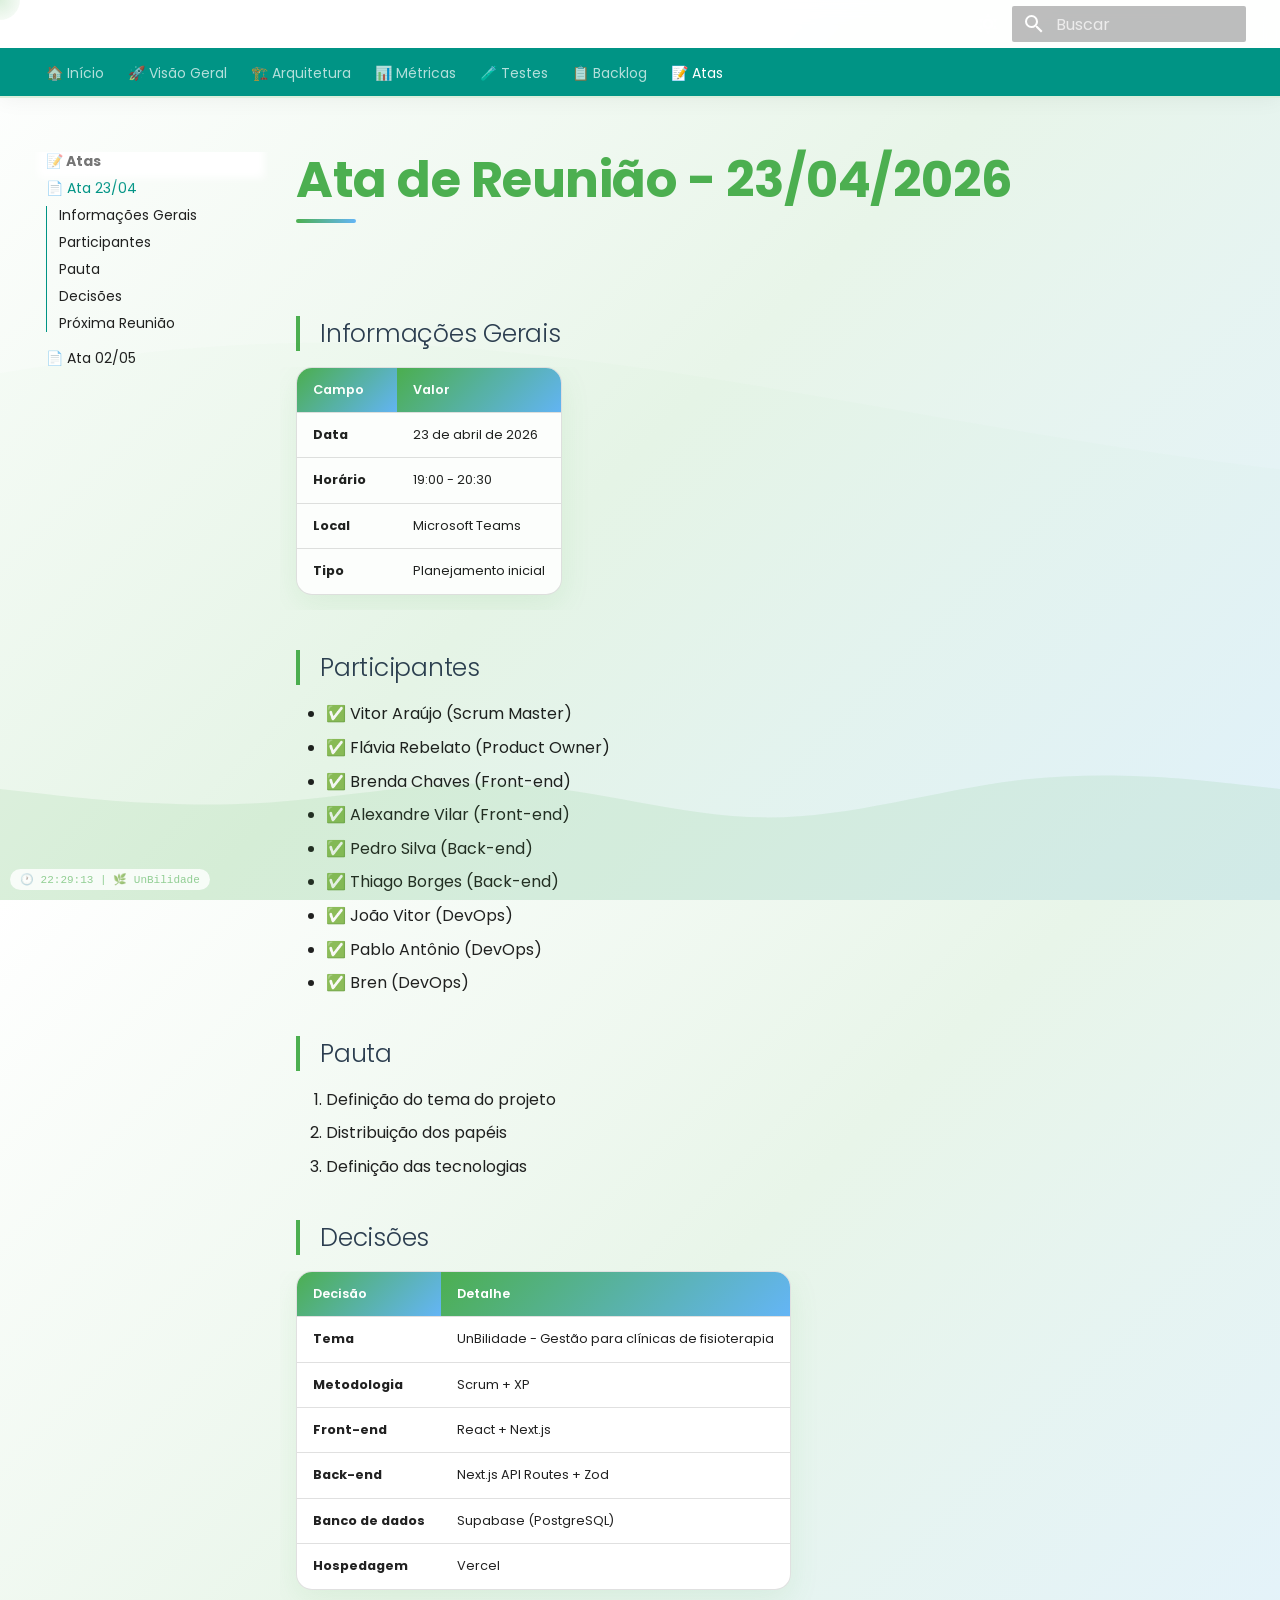
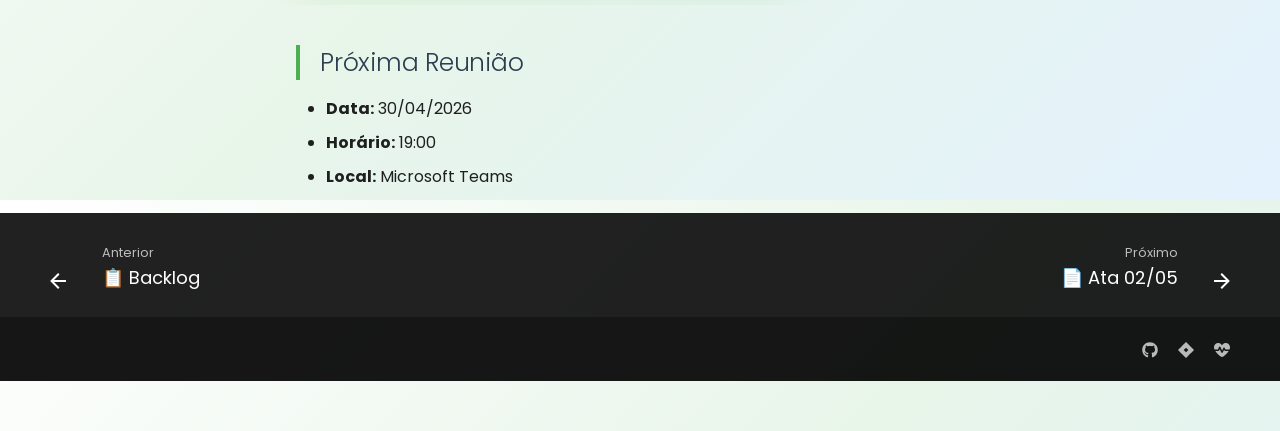
<file: atas/ata-2025-04-23/index.html>
<!doctype html>
<html lang="pt" class="no-js">
  <head>
    
      <meta charset="utf-8">
      <meta name="viewport" content="width=device-width,initial-scale=1">
      
        <meta name="description" content="Plataforma inteligente de gestão de agendamentos para clínicas de fisioterapia">
      
      
        <meta name="author" content="Equipe Hopper">
      
      
        <link rel="canonical" href="https://iiBrenda.github.io/unbilidade-docs/atas/ata-2025-04-23/">
      
      
        <link rel="prev" href="../../backlog/">
      
      
        <link rel="next" href="../ata-2025-05-02/">
      
      
        
      
      
      <link rel="icon" href="../../assets/images/favicon.png">
      <meta name="generator" content="mkdocs-1.6.1, mkdocs-material-9.7.6">
    
    
      
        <title>📄 Ata 23/04 - UnBilidade</title>
      
    
    
      <link rel="stylesheet" href="../../assets/stylesheets/main.484c7ddc.min.css">
      
        
        <link rel="stylesheet" href="../../assets/stylesheets/palette.ab4e12ef.min.css">
      
      
  
  
    
      
      
    
  
    
      
      
    
  
    
      
      
    
  
    
      
      
    
  
    
      
      
    
  
    
      
      
    
  
    
      
      
    
  
    
      
      
    
  
    
      
      
    
  
    
      
      
    
  
    
      
      
    
  
    
      
      
    
  
  
  <style>:root{--md-admonition-icon--note:url('data:image/svg+xml;charset=utf-8,%3Csvg%20xmlns%3D%22http%3A//www.w3.org/2000/svg%22%20viewBox%3D%220%200%20512%20512%22%3E%3C%21--%21%20Font%20Awesome%20Free%207.1.0%20by%20%40fontawesome%20-%20https%3A//fontawesome.com%20License%20-%20https%3A//fontawesome.com/license/free%20%28Icons%3A%20CC%20BY%204.0%2C%20Fonts%3A%20SIL%20OFL%201.1%2C%20Code%3A%20MIT%20License%29%20Copyright%202025%20Fonticons%2C%20Inc.--%3E%3Cpath%20d%3D%22M256%20512a256%20256%200%201%200%200-512%20256%20256%200%201%200%200%20512m-32-352a32%2032%200%201%201%2064%200%2032%2032%200%201%201-64%200m-8%2064h48c13.3%200%2024%2010.7%2024%2024v88h8c13.3%200%2024%2010.7%2024%2024s-10.7%2024-24%2024h-80c-13.3%200-24-10.7-24-24s10.7-24%2024-24h24v-64h-24c-13.3%200-24-10.7-24-24s10.7-24%2024-24%22/%3E%3C/svg%3E');--md-admonition-icon--abstract:url('data:image/svg+xml;charset=utf-8,%3Csvg%20xmlns%3D%22http%3A//www.w3.org/2000/svg%22%20viewBox%3D%220%200%20512%20512%22%3E%3C%21--%21%20Font%20Awesome%20Free%207.1.0%20by%20%40fontawesome%20-%20https%3A//fontawesome.com%20License%20-%20https%3A//fontawesome.com/license/free%20%28Icons%3A%20CC%20BY%204.0%2C%20Fonts%3A%20SIL%20OFL%201.1%2C%20Code%3A%20MIT%20License%29%20Copyright%202025%20Fonticons%2C%20Inc.--%3E%3Cpath%20d%3D%22M64%2064c0-17.7-14.3-32-32-32S0%2046.3%200%2064v336c0%2044.2%2035.8%2080%2080%2080h400c17.7%200%2032-14.3%2032-32s-14.3-32-32-32H80c-8.8%200-16-7.2-16-16zm406.6%2086.6c12.5-12.5%2012.5-32.8%200-45.3s-32.8-12.5-45.3%200L320%20210.7l-57.4-57.3c-12.5-12.5-32.8-12.5-45.3%200l-96%2096c-12.5%2012.5-12.5%2032.8%200%2045.3s32.8%2012.5%2045.3%200l73.4-73.4%2057.4%2057.4c12.5%2012.5%2032.8%2012.5%2045.3%200l128-128z%22/%3E%3C/svg%3E');--md-admonition-icon--info:url('data:image/svg+xml;charset=utf-8,%3Csvg%20xmlns%3D%22http%3A//www.w3.org/2000/svg%22%20viewBox%3D%220%200%20512%20512%22%3E%3C%21--%21%20Font%20Awesome%20Free%207.1.0%20by%20%40fontawesome%20-%20https%3A//fontawesome.com%20License%20-%20https%3A//fontawesome.com/license/free%20%28Icons%3A%20CC%20BY%204.0%2C%20Fonts%3A%20SIL%20OFL%201.1%2C%20Code%3A%20MIT%20License%29%20Copyright%202025%20Fonticons%2C%20Inc.--%3E%3Cpath%20d%3D%22m256%20107.9-15-20.8C216%2052.5%20175.9%2032%20133.1%2032%2059.6%2032%200%2091.6%200%20165.1v2.6c0%2023.6%206.2%2048%2016.6%2072.3h106c3.2%200%206.1-1.9%207.4-4.9l31.8-76.3c3.7-8.8%2012.3-14.6%2021.8-14.8s18.3%205.4%2022.2%2014.1L257.1%20272l41.4-82.8c4.1-8.1%2012.4-13.3%2021.5-13.3s17.4%205.1%2021.5%2013.3l23.2%2046.3c1.4%202.7%204.1%204.4%207.2%204.4h123.6c10.5-24.3%2016.6-48.7%2016.6-72.3V165C512%2091.6%20452.4%2032%20378.9%2032%20336.2%2032%20296%2052.5%20271%2087.1l-15%2020.7zM469.6%20288h-97.8c-21.2%200-40.6-12-50.1-31l-1.7-3.4-42.5%2085.1c-4.1%208.3-12.7%2013.5-22%2013.3s-17.6-5.7-21.4-14.1l-49.3-109.5-10.5%2025.2c-8.7%2020.9-29.1%2034.5-51.7%2034.5H42.4c47.2%2073.8%20123%20141.7%20170.4%20177.9%2012.4%209.4%2027.6%2014.1%2043.1%2014.1s30.8-4.6%2043.1-14.1c47.6-36.3%20123.4-104.2%20170.6-178%22/%3E%3C/svg%3E');--md-admonition-icon--tip:url('data:image/svg+xml;charset=utf-8,%3Csvg%20xmlns%3D%22http%3A//www.w3.org/2000/svg%22%20viewBox%3D%220%200%20384%20512%22%3E%3C%21--%21%20Font%20Awesome%20Free%207.1.0%20by%20%40fontawesome%20-%20https%3A//fontawesome.com%20License%20-%20https%3A//fontawesome.com/license/free%20%28Icons%3A%20CC%20BY%204.0%2C%20Fonts%3A%20SIL%20OFL%201.1%2C%20Code%3A%20MIT%20License%29%20Copyright%202025%20Fonticons%2C%20Inc.--%3E%3Cpath%20d%3D%22M292.9%20384c7.3-22.3%2021.9-42.5%2038.4-59.9C364%20289.7%20384%20243.2%20384%20192%20384%2086%20298%200%20192%200S0%2086%200%20192c0%2051.2%2020%2097.7%2052.7%20132.1%2016.5%2017.4%2031.2%2037.6%2038.4%2059.9h201.7zm-4.9%2048H96v16c0%2044.2%2035.8%2080%2080%2080h32c44.2%200%2080-35.8%2080-80zM184%20112c-39.8%200-72%2032.2-72%2072%200%2013.3-10.7%2024-24%2024s-24-10.7-24-24c0-66.3%2053.7-120%20120-120%2013.3%200%2024%2010.7%2024%2024s-10.7%2024-24%2024%22/%3E%3C/svg%3E');--md-admonition-icon--success:url('data:image/svg+xml;charset=utf-8,%3Csvg%20xmlns%3D%22http%3A//www.w3.org/2000/svg%22%20viewBox%3D%220%200%20512%20512%22%3E%3C%21--%21%20Font%20Awesome%20Free%207.1.0%20by%20%40fontawesome%20-%20https%3A//fontawesome.com%20License%20-%20https%3A//fontawesome.com/license/free%20%28Icons%3A%20CC%20BY%204.0%2C%20Fonts%3A%20SIL%20OFL%201.1%2C%20Code%3A%20MIT%20License%29%20Copyright%202025%20Fonticons%2C%20Inc.--%3E%3Cpath%20d%3D%22M256%20512a256%20256%200%201%201%200-512%20256%20256%200%201%201%200%20512m118-366.3c-10.7-7.8-25.7-5.4-33.5%205.3L221.1%20315.2%20169%20263.1c-9.4-9.4-24.6-9.4-33.9%200s-9.4%2024.6%200%2033.9l72%2072c5%205%2011.8%207.5%2018.8%207s13.4-4.1%2017.5-9.8l135.9-187c7.8-10.7%205.4-25.7-5.3-33.5%22/%3E%3C/svg%3E');--md-admonition-icon--question:url('data:image/svg+xml;charset=utf-8,%3Csvg%20xmlns%3D%22http%3A//www.w3.org/2000/svg%22%20viewBox%3D%220%200%20512%20512%22%3E%3C%21--%21%20Font%20Awesome%20Free%207.1.0%20by%20%40fontawesome%20-%20https%3A//fontawesome.com%20License%20-%20https%3A//fontawesome.com/license/free%20%28Icons%3A%20CC%20BY%204.0%2C%20Fonts%3A%20SIL%20OFL%201.1%2C%20Code%3A%20MIT%20License%29%20Copyright%202025%20Fonticons%2C%20Inc.--%3E%3Cpath%20d%3D%22M256%20512a256%20256%200%201%200%200-512%20256%20256%200%201%200%200%20512m0-336c-17.7%200-32%2014.3-32%2032%200%2013.3-10.7%2024-24%2024s-24-10.7-24-24c0-44.2%2035.8-80%2080-80s80%2035.8%2080%2080c0%2047.2-36%2067.2-56%2074.5v3.8c0%2013.3-10.7%2024-24%2024s-24-10.7-24-24v-8.1c0-20.5%2014.8-35.2%2030.1-40.2%206.4-2.1%2013.2-5.5%2018.2-10.3%204.3-4.2%207.7-10%207.7-19.6%200-17.7-14.3-32-32-32zm-32%20192a32%2032%200%201%201%2064%200%2032%2032%200%201%201-64%200%22/%3E%3C/svg%3E');--md-admonition-icon--warning:url('data:image/svg+xml;charset=utf-8,%3Csvg%20xmlns%3D%22http%3A//www.w3.org/2000/svg%22%20viewBox%3D%220%200%20512%20512%22%3E%3C%21--%21%20Font%20Awesome%20Free%207.1.0%20by%20%40fontawesome%20-%20https%3A//fontawesome.com%20License%20-%20https%3A//fontawesome.com/license/free%20%28Icons%3A%20CC%20BY%204.0%2C%20Fonts%3A%20SIL%20OFL%201.1%2C%20Code%3A%20MIT%20License%29%20Copyright%202025%20Fonticons%2C%20Inc.--%3E%3Cpath%20d%3D%22M256%200c14.7%200%2028.2%208.1%2035.2%2021l216%20400c6.7%2012.4%206.4%2027.4-.8%2039.5S486.1%20480%20472%20480H40c-14.1%200-27.2-7.4-34.4-19.5s-7.5-27.1-.8-39.5l216-400c7-12.9%2020.5-21%2035.2-21m0%20352a32%2032%200%201%200%200%2064%2032%2032%200%201%200%200-64m0-192c-18.2%200-32.7%2015.5-31.4%2033.7l7.4%20104c.9%2012.5%2011.4%2022.3%2023.9%2022.3%2012.6%200%2023-9.7%2023.9-22.3l7.4-104c1.3-18.2-13.1-33.7-31.4-33.7z%22/%3E%3C/svg%3E');--md-admonition-icon--failure:url('data:image/svg+xml;charset=utf-8,%3Csvg%20xmlns%3D%22http%3A//www.w3.org/2000/svg%22%20viewBox%3D%220%200%20512%20512%22%3E%3C%21--%21%20Font%20Awesome%20Free%207.1.0%20by%20%40fontawesome%20-%20https%3A//fontawesome.com%20License%20-%20https%3A//fontawesome.com/license/free%20%28Icons%3A%20CC%20BY%204.0%2C%20Fonts%3A%20SIL%20OFL%201.1%2C%20Code%3A%20MIT%20License%29%20Copyright%202025%20Fonticons%2C%20Inc.--%3E%3Cpath%20d%3D%22M416%20427.4c58.5-44%2096-111.6%2096-187.4C512%20107.5%20397.4%200%20256%200S0%20107.5%200%20240c0%2075.8%2037.5%20143.4%2096%20187.4V464c0%2026.5%2021.5%2048%2048%2048h32v-40c0-13.3%2010.7-24%2024-24s24%2010.7%2024%2024v40h64v-40c0-13.3%2010.7-24%2024-24s24%2010.7%2024%2024v40h32c26.5%200%2048-21.5%2048-48zM96%20256a64%2064%200%201%201%20128%200%2064%2064%200%201%201-128%200m256-64a64%2064%200%201%201%200%20128%2064%2064%200%201%201%200-128%22/%3E%3C/svg%3E');--md-admonition-icon--danger:url('data:image/svg+xml;charset=utf-8,%3Csvg%20xmlns%3D%22http%3A//www.w3.org/2000/svg%22%20viewBox%3D%220%200%20576%20512%22%3E%3C%21--%21%20Font%20Awesome%20Free%207.1.0%20by%20%40fontawesome%20-%20https%3A//fontawesome.com%20License%20-%20https%3A//fontawesome.com/license/free%20%28Icons%3A%20CC%20BY%204.0%2C%20Fonts%3A%20SIL%20OFL%201.1%2C%20Code%3A%20MIT%20License%29%20Copyright%202025%20Fonticons%2C%20Inc.--%3E%3Cpath%20d%3D%22M446.2%2034.5C432%2024.4%20412.7%2029.9%20404%2045l-72.4%20125.3c31.3%2015.8%2052.8%2048.3%2052.8%2085.7h144c17.7%200%2032.2-14.4%2030.1-31.9C549.4%20146%20507.1%2078%20446.2%2034.5M172.7%2044.9c-8.7-15.1-28-20.6-42.2-10.4C69.6%2077.9%2027.3%20145.9%2018.2%20224.1%2016.1%20241.6%2030.7%20256%2048.3%20256h144c0-37.5%2021.5-69.9%2052.8-85.7zm-9.4%20416.8c-8.7%2015.1-3.8%2034.5%2012%2041.8%2034.4%2015.7%2072.7%2024.5%20113%2024.5s78.6-8.8%20113-24.5c15.8-7.2%2020.7-26.7%2012-41.8L341%20336.3c-15.1%209.9-33.2%2015.7-52.6%2015.7s-37.5-5.8-52.6-15.7zm125-157.7a48%2048%200%201%200-.7-96%2048%2048%200%201%200%20.7%2096%22/%3E%3C/svg%3E');--md-admonition-icon--bug:url('data:image/svg+xml;charset=utf-8,%3Csvg%20xmlns%3D%22http%3A//www.w3.org/2000/svg%22%20viewBox%3D%220%200%20576%20512%22%3E%3C%21--%21%20Font%20Awesome%20Free%207.1.0%20by%20%40fontawesome%20-%20https%3A//fontawesome.com%20License%20-%20https%3A//fontawesome.com/license/free%20%28Icons%3A%20CC%20BY%204.0%2C%20Fonts%3A%20SIL%20OFL%201.1%2C%20Code%3A%20MIT%20License%29%20Copyright%202025%20Fonticons%2C%20Inc.--%3E%3Cpath%20d%3D%22M192%2096c0-53%2043-96%2096-96s96%2043%2096%2096v3.6c0%2015.7-12.7%2028.4-28.4%2028.4H220.5c-15.7%200-28.4-12.7-28.4-28.4V96zm345.6%2012.8c10.6%2014.1%207.7%2034.2-6.4%2044.8l-97.8%2073.3c5.3%208.9%209.3%2018.7%2011.8%2029.1H544c17.7%200%2032%2014.3%2032%2032s-14.3%2032-32%2032h-96v32c0%202.6-.1%205.3-.2%207.9l83.4%2062.5c14.1%2010.6%2017%2030.7%206.4%2044.8s-30.7%2017-44.8%206.4l-63.1-47.3c-23.2%2044.2-66.5%2076.2-117.7%2083.9V280c0-13.3-10.7-24-24-24s-24%2010.7-24%2024v230.2c-51.2-7.7-94.5-39.7-117.7-83.9l-63.1%2047.3c-14.1%2010.6-34.2%207.7-44.8-6.4s-7.7-34.2%206.4-44.8l83.4-62.5c-.1-2.6-.2-5.2-.2-7.9v-32H32c-17.7%200-32-14.3-32-32s14.3-32%2032-32h98.8c2.5-10.4%206.5-20.2%2011.8-29.1l-97.8-73.3c-14.1-10.6-17-30.7-6.4-44.8s30.7-17%2044.8-6.4L192%20184c12.3-5.1%2025.8-8%2040-8h112c14.2%200%2027.7%202.8%2040%208l108.8-81.6c14.1-10.6%2034.2-7.7%2044.8%206.4%22/%3E%3C/svg%3E');--md-admonition-icon--example:url('data:image/svg+xml;charset=utf-8,%3Csvg%20xmlns%3D%22http%3A//www.w3.org/2000/svg%22%20viewBox%3D%220%200%20448%20512%22%3E%3C%21--%21%20Font%20Awesome%20Free%207.1.0%20by%20%40fontawesome%20-%20https%3A//fontawesome.com%20License%20-%20https%3A//fontawesome.com/license/free%20%28Icons%3A%20CC%20BY%204.0%2C%20Fonts%3A%20SIL%20OFL%201.1%2C%20Code%3A%20MIT%20License%29%20Copyright%202025%20Fonticons%2C%20Inc.--%3E%3Cpath%20d%3D%22M288%200H128c-17.7%200-32%2014.3-32%2032s14.3%2032%2032%2032v151.5L7.5%20426.3C2.6%20435%200%20444.7%200%20454.7%200%20486.4%2025.6%20512%2057.3%20512h333.4c31.6%200%2057.3-25.6%2057.3-57.3%200-10-2.6-19.8-7.5-28.4L320%20215.5V64c17.7%200%2032-14.3%2032-32S337.7%200%20320%200zm-96%20215.5V64h64v151.5c0%2011.1%202.9%2022.1%208.4%2031.8L306%20320H142l41.6-72.7c5.5-9.7%208.4-20.6%208.4-31.8%22/%3E%3C/svg%3E');--md-admonition-icon--quote:url('data:image/svg+xml;charset=utf-8,%3Csvg%20xmlns%3D%22http%3A//www.w3.org/2000/svg%22%20viewBox%3D%220%200%20448%20512%22%3E%3C%21--%21%20Font%20Awesome%20Free%207.1.0%20by%20%40fontawesome%20-%20https%3A//fontawesome.com%20License%20-%20https%3A//fontawesome.com/license/free%20%28Icons%3A%20CC%20BY%204.0%2C%20Fonts%3A%20SIL%20OFL%201.1%2C%20Code%3A%20MIT%20License%29%20Copyright%202025%20Fonticons%2C%20Inc.--%3E%3Cpath%20d%3D%22M0%20216C0%20149.7%2053.7%2096%20120%2096h8c17.7%200%2032%2014.3%2032%2032s-14.3%2032-32%2032h-8c-30.9%200-56%2025.1-56%2056v8h64c35.3%200%2064%2028.7%2064%2064v64c0%2035.3-28.7%2064-64%2064H64c-35.3%200-64-28.7-64-64zm256%200c0-66.3%2053.7-120%20120-120h8c17.7%200%2032%2014.3%2032%2032s-14.3%2032-32%2032h-8c-30.9%200-56%2025.1-56%2056v8h64c35.3%200%2064%2028.7%2064%2064v64c0%2035.3-28.7%2064-64%2064h-64c-35.3%200-64-28.7-64-64z%22/%3E%3C/svg%3E');}</style>



    
    
      
    
    
      
        
        
        <link rel="preconnect" href="https://fonts.gstatic.com" crossorigin>
        <link rel="stylesheet" href="https://fonts.googleapis.com/css?family=Poppins:300,300i,400,400i,700,700i%7CFira+Code:400,400i,700,700i&display=fallback">
        <style>:root{--md-text-font:"Poppins";--md-code-font:"Fira Code"}</style>
      
    
    
      <link rel="stylesheet" href="../../stylesheets/clinica-theme.css">
    
    <script>__md_scope=new URL("../..",location),__md_hash=e=>[...e].reduce(((e,_)=>(e<<5)-e+_.charCodeAt(0)),0),__md_get=(e,_=localStorage,t=__md_scope)=>JSON.parse(_.getItem(t.pathname+"."+e)),__md_set=(e,_,t=localStorage,a=__md_scope)=>{try{t.setItem(a.pathname+"."+e,JSON.stringify(_))}catch(e){}}</script>
    
      

    
    
  </head>
  
  
    
    
      
    
    
    
    
    <body dir="ltr" data-md-color-scheme="default" data-md-color-primary="teal" data-md-color-accent="light-blue">
  
    
    <input class="md-toggle" data-md-toggle="drawer" type="checkbox" id="__drawer" autocomplete="off">
    <input class="md-toggle" data-md-toggle="search" type="checkbox" id="__search" autocomplete="off">
    <label class="md-overlay" for="__drawer"></label>
    <div data-md-component="skip">
      
        
        <a href="#ata-de-reuniao-23042026" class="md-skip">
          Pular para conteúdo
        </a>
      
    </div>
    <div data-md-component="announce">
      
    </div>
    
    
      

  

<header class="md-header md-header--shadow md-header--lifted" data-md-component="header">
  <nav class="md-header__inner md-grid" aria-label="Cabeçalho">
    <a href="../.." title="UnBilidade" class="md-header__button md-logo" aria-label="UnBilidade" data-md-component="logo">
      
  
  <svg xmlns="http://www.w3.org/2000/svg" viewBox="0 0 24 24"><path d="M2 22V7a1 1 0 0 1 1-1h4V2h10v4h4a1 1 0 0 1 1 1v15h-8v-5h-4v5zM9 4v6h2V8h2v2h2V4h-2v2h-2V4zM4 20h4v-3H4zm0-5h4v-3H4zm12 5h4v-3h-4zm0-5h4v-3h-4zm-6 0h4v-3h-4z"/></svg>

    </a>
    <label class="md-header__button md-icon" for="__drawer">
      
      <svg xmlns="http://www.w3.org/2000/svg" viewBox="0 0 24 24"><path d="M3 6h18v2H3zm0 5h18v2H3zm0 5h18v2H3z"/></svg>
    </label>
    <div class="md-header__title" data-md-component="header-title">
      <div class="md-header__ellipsis">
        <div class="md-header__topic">
          <span class="md-ellipsis">
            UnBilidade
          </span>
        </div>
        <div class="md-header__topic" data-md-component="header-topic">
          <span class="md-ellipsis">
            
              📄 Ata 23/04
            
          </span>
        </div>
      </div>
    </div>
    
      
        <form class="md-header__option" data-md-component="palette">
  
    
    
    
    <input class="md-option" data-md-color-media="" data-md-color-scheme="default" data-md-color-primary="teal" data-md-color-accent="light-blue"  aria-label="Modo Claro"  type="radio" name="__palette" id="__palette_0">
    
      <label class="md-header__button md-icon" title="Modo Claro" for="__palette_1" hidden>
        <svg xmlns="http://www.w3.org/2000/svg" viewBox="0 0 24 24"><path d="M12 7a5 5 0 0 1 5 5 5 5 0 0 1-5 5 5 5 0 0 1-5-5 5 5 0 0 1 5-5m0 2a3 3 0 0 0-3 3 3 3 0 0 0 3 3 3 3 0 0 0 3-3 3 3 0 0 0-3-3m0-7 2.39 3.42C13.65 5.15 12.84 5 12 5s-1.65.15-2.39.42zM3.34 7l4.16-.35A7.2 7.2 0 0 0 5.94 8.5c-.44.74-.69 1.5-.83 2.29zm.02 10 1.76-3.77a7.131 7.131 0 0 0 2.38 4.14zM20.65 7l-1.77 3.79a7.02 7.02 0 0 0-2.38-4.15zm-.01 10-4.14.36c.59-.51 1.12-1.14 1.54-1.86.42-.73.69-1.5.83-2.29zM12 22l-2.41-3.44c.74.27 1.55.44 2.41.44.82 0 1.63-.17 2.37-.44z"/></svg>
      </label>
    
  
    
    
    
    <input class="md-option" data-md-color-media="" data-md-color-scheme="default" data-md-color-primary="light-green" data-md-color-accent="cyan"  aria-label="Modo Clínica"  type="radio" name="__palette" id="__palette_1">
    
      <label class="md-header__button md-icon" title="Modo Clínica" for="__palette_2" hidden>
        <svg xmlns="http://www.w3.org/2000/svg" viewBox="0 0 24 24"><path d="M17 8C8 10 5.9 16.17 3.82 21.34l1.89.66.95-2.3c.48.17.98.3 1.34.3C19 20 22 3 22 3c-1 2-8 2.25-13 3.25S2 11.5 2 13.5s1.75 3.75 1.75 3.75C7 8 17 8 17 8"/></svg>
      </label>
    
  
    
    
    
    <input class="md-option" data-md-color-media="" data-md-color-scheme="slate" data-md-color-primary="blue-grey" data-md-color-accent="light-green"  aria-label="Modo Escuro"  type="radio" name="__palette" id="__palette_2">
    
      <label class="md-header__button md-icon" title="Modo Escuro" for="__palette_0" hidden>
        <svg xmlns="http://www.w3.org/2000/svg" viewBox="0 0 24 24"><path d="m17.75 4.09-2.53 1.94.91 3.06-2.63-1.81-2.63 1.81.91-3.06-2.53-1.94L12.44 4l1.06-3 1.06 3zm3.5 6.91-1.64 1.25.59 1.98-1.7-1.17-1.7 1.17.59-1.98L15.75 11l2.06-.05L18.5 9l.69 1.95zm-2.28 4.95c.83-.08 1.72 1.1 1.19 1.85-.32.45-.66.87-1.08 1.27C15.17 23 8.84 23 4.94 19.07c-3.91-3.9-3.91-10.24 0-14.14.4-.4.82-.76 1.27-1.08.75-.53 1.93.36 1.85 1.19-.27 2.86.69 5.83 2.89 8.02a9.96 9.96 0 0 0 8.02 2.89m-1.64 2.02a12.08 12.08 0 0 1-7.8-3.47c-2.17-2.19-3.33-5-3.49-7.82-2.81 3.14-2.7 7.96.31 10.98 3.02 3.01 7.84 3.12 10.98.31"/></svg>
      </label>
    
  
</form>
      
    
    
      <script>var palette=__md_get("__palette");if(palette&&palette.color){if("(prefers-color-scheme)"===palette.color.media){var media=matchMedia("(prefers-color-scheme: light)"),input=document.querySelector(media.matches?"[data-md-color-media='(prefers-color-scheme: light)']":"[data-md-color-media='(prefers-color-scheme: dark)']");palette.color.media=input.getAttribute("data-md-color-media"),palette.color.scheme=input.getAttribute("data-md-color-scheme"),palette.color.primary=input.getAttribute("data-md-color-primary"),palette.color.accent=input.getAttribute("data-md-color-accent")}for(var[key,value]of Object.entries(palette.color))document.body.setAttribute("data-md-color-"+key,value)}</script>
    
    
    
      
      
        <label class="md-header__button md-icon" for="__search">
          
          <svg xmlns="http://www.w3.org/2000/svg" viewBox="0 0 24 24"><path d="M9.5 3A6.5 6.5 0 0 1 16 9.5c0 1.61-.59 3.09-1.56 4.23l.27.27h.79l5 5-1.5 1.5-5-5v-.79l-.27-.27A6.52 6.52 0 0 1 9.5 16 6.5 6.5 0 0 1 3 9.5 6.5 6.5 0 0 1 9.5 3m0 2C7 5 5 7 5 9.5S7 14 9.5 14 14 12 14 9.5 12 5 9.5 5"/></svg>
        </label>
        <div class="md-search" data-md-component="search" role="dialog">
  <label class="md-search__overlay" for="__search"></label>
  <div class="md-search__inner" role="search">
    <form class="md-search__form" name="search">
      <input type="text" class="md-search__input" name="query" aria-label="Buscar" placeholder="Buscar" autocapitalize="off" autocorrect="off" autocomplete="off" spellcheck="false" data-md-component="search-query" required>
      <label class="md-search__icon md-icon" for="__search">
        
        <svg xmlns="http://www.w3.org/2000/svg" viewBox="0 0 24 24"><path d="M9.5 3A6.5 6.5 0 0 1 16 9.5c0 1.61-.59 3.09-1.56 4.23l.27.27h.79l5 5-1.5 1.5-5-5v-.79l-.27-.27A6.52 6.52 0 0 1 9.5 16 6.5 6.5 0 0 1 3 9.5 6.5 6.5 0 0 1 9.5 3m0 2C7 5 5 7 5 9.5S7 14 9.5 14 14 12 14 9.5 12 5 9.5 5"/></svg>
        
        <svg xmlns="http://www.w3.org/2000/svg" viewBox="0 0 24 24"><path d="M20 11v2H8l5.5 5.5-1.42 1.42L4.16 12l7.92-7.92L13.5 5.5 8 11z"/></svg>
      </label>
      <nav class="md-search__options" aria-label="Pesquisar">
        
          <a href="javascript:void(0)" class="md-search__icon md-icon" title="Compartilhar" aria-label="Compartilhar" data-clipboard data-clipboard-text="" data-md-component="search-share" tabindex="-1">
            
            <svg xmlns="http://www.w3.org/2000/svg" viewBox="0 0 24 24"><path d="M18 16.08c-.76 0-1.44.3-1.96.77L8.91 12.7c.05-.23.09-.46.09-.7s-.04-.47-.09-.7l7.05-4.11c.54.5 1.25.81 2.04.81a3 3 0 0 0 3-3 3 3 0 0 0-3-3 3 3 0 0 0-3 3c0 .24.04.47.09.7L8.04 9.81C7.5 9.31 6.79 9 6 9a3 3 0 0 0-3 3 3 3 0 0 0 3 3c.79 0 1.5-.31 2.04-.81l7.12 4.15c-.05.21-.08.43-.08.66 0 1.61 1.31 2.91 2.92 2.91s2.92-1.3 2.92-2.91A2.92 2.92 0 0 0 18 16.08"/></svg>
          </a>
        
        <button type="reset" class="md-search__icon md-icon" title="Limpar" aria-label="Limpar" tabindex="-1">
          
          <svg xmlns="http://www.w3.org/2000/svg" viewBox="0 0 24 24"><path d="M19 6.41 17.59 5 12 10.59 6.41 5 5 6.41 10.59 12 5 17.59 6.41 19 12 13.41 17.59 19 19 17.59 13.41 12z"/></svg>
        </button>
      </nav>
      
        <div class="md-search__suggest" data-md-component="search-suggest"></div>
      
    </form>
    <div class="md-search__output">
      <div class="md-search__scrollwrap" tabindex="0" data-md-scrollfix>
        <div class="md-search-result" data-md-component="search-result">
          <div class="md-search-result__meta">
            Inicializando busca
          </div>
          <ol class="md-search-result__list" role="presentation"></ol>
        </div>
      </div>
    </div>
  </div>
</div>
      
    
    
  </nav>
  
    
      
<nav class="md-tabs" aria-label="Abas" data-md-component="tabs">
  <div class="md-grid">
    <ul class="md-tabs__list">
      
        
  
  
  
  
    <li class="md-tabs__item">
      <a href="../.." class="md-tabs__link">
        
  
  
    
  
  🏠 Início

      </a>
    </li>
  

      
        
  
  
  
  
    <li class="md-tabs__item">
      <a href="../../visao-geral/" class="md-tabs__link">
        
  
  
    
  
  🚀 Visão Geral

      </a>
    </li>
  

      
        
  
  
  
  
    <li class="md-tabs__item">
      <a href="../../arquitetura/" class="md-tabs__link">
        
  
  
    
  
  🏗️ Arquitetura

      </a>
    </li>
  

      
        
  
  
  
  
    <li class="md-tabs__item">
      <a href="../../metricas/" class="md-tabs__link">
        
  
  
    
  
  📊 Métricas

      </a>
    </li>
  

      
        
  
  
  
  
    <li class="md-tabs__item">
      <a href="../../testes/" class="md-tabs__link">
        
  
  
    
  
  🧪 Testes

      </a>
    </li>
  

      
        
  
  
  
  
    <li class="md-tabs__item">
      <a href="../../backlog/" class="md-tabs__link">
        
  
  
    
  
  📋 Backlog

      </a>
    </li>
  

      
        
  
  
  
    
  
  
    
    
      <li class="md-tabs__item md-tabs__item--active">
        <a href="./" class="md-tabs__link">
          
  
  
  📝 Atas

        </a>
      </li>
    
  

      
    </ul>
  </div>
</nav>
    
  
</header>
    
    <div class="md-container" data-md-component="container">
      
      
        
      
      <main class="md-main" data-md-component="main">
        <div class="md-main__inner md-grid">
          
            
              
              <div class="md-sidebar md-sidebar--primary" data-md-component="sidebar" data-md-type="navigation" >
                <div class="md-sidebar__scrollwrap">
                  <div class="md-sidebar__inner">
                    


  


  

<nav class="md-nav md-nav--primary md-nav--lifted md-nav--integrated" aria-label="Navegação" data-md-level="0">
  <label class="md-nav__title" for="__drawer">
    <a href="../.." title="UnBilidade" class="md-nav__button md-logo" aria-label="UnBilidade" data-md-component="logo">
      
  
  <svg xmlns="http://www.w3.org/2000/svg" viewBox="0 0 24 24"><path d="M2 22V7a1 1 0 0 1 1-1h4V2h10v4h4a1 1 0 0 1 1 1v15h-8v-5h-4v5zM9 4v6h2V8h2v2h2V4h-2v2h-2V4zM4 20h4v-3H4zm0-5h4v-3H4zm12 5h4v-3h-4zm0-5h4v-3h-4zm-6 0h4v-3h-4z"/></svg>

    </a>
    UnBilidade
  </label>
  
  <ul class="md-nav__list" data-md-scrollfix>
    
      
      
  
  
  
  
    <li class="md-nav__item">
      <a href="../.." class="md-nav__link">
        
  
  
  <span class="md-ellipsis">
    
  
    🏠 Início
  

    
  </span>
  
  

      </a>
    </li>
  

    
      
      
  
  
  
  
    <li class="md-nav__item">
      <a href="../../visao-geral/" class="md-nav__link">
        
  
  
  <span class="md-ellipsis">
    
  
    🚀 Visão Geral
  

    
  </span>
  
  

      </a>
    </li>
  

    
      
      
  
  
  
  
    <li class="md-nav__item">
      <a href="../../arquitetura/" class="md-nav__link">
        
  
  
  <span class="md-ellipsis">
    
  
    🏗️ Arquitetura
  

    
  </span>
  
  

      </a>
    </li>
  

    
      
      
  
  
  
  
    <li class="md-nav__item">
      <a href="../../metricas/" class="md-nav__link">
        
  
  
  <span class="md-ellipsis">
    
  
    📊 Métricas
  

    
  </span>
  
  

      </a>
    </li>
  

    
      
      
  
  
  
  
    <li class="md-nav__item">
      <a href="../../testes/" class="md-nav__link">
        
  
  
  <span class="md-ellipsis">
    
  
    🧪 Testes
  

    
  </span>
  
  

      </a>
    </li>
  

    
      
      
  
  
  
  
    <li class="md-nav__item">
      <a href="../../backlog/" class="md-nav__link">
        
  
  
  <span class="md-ellipsis">
    
  
    📋 Backlog
  

    
  </span>
  
  

      </a>
    </li>
  

    
      
      
  
  
    
  
  
  
    
    
    
    
      
        
        
      
      
        
      
    
    
    <li class="md-nav__item md-nav__item--active md-nav__item--section md-nav__item--nested">
      
        
        
        <input class="md-nav__toggle md-toggle " type="checkbox" id="__nav_7" checked>
        
          
          <label class="md-nav__link" for="__nav_7" id="__nav_7_label" tabindex="">
            
  
  
  <span class="md-ellipsis">
    
  
    📝 Atas
  

    
  </span>
  
  

            <span class="md-nav__icon md-icon"></span>
          </label>
        
        <nav class="md-nav" data-md-level="1" aria-labelledby="__nav_7_label" aria-expanded="true">
          <label class="md-nav__title" for="__nav_7">
            <span class="md-nav__icon md-icon"></span>
            
  
    📝 Atas
  

          </label>
          <ul class="md-nav__list" data-md-scrollfix>
            
              
                
  
  
    
  
  
  
    <li class="md-nav__item md-nav__item--active">
      
      <input class="md-nav__toggle md-toggle" type="checkbox" id="__toc">
      
      
        
      
      
        <label class="md-nav__link md-nav__link--active" for="__toc">
          
  
  
  <span class="md-ellipsis">
    
  
    📄 Ata 23/04
  

    
  </span>
  
  

          <span class="md-nav__icon md-icon"></span>
        </label>
      
      <a href="./" class="md-nav__link md-nav__link--active">
        
  
  
  <span class="md-ellipsis">
    
  
    📄 Ata 23/04
  

    
  </span>
  
  

      </a>
      
        

<nav class="md-nav md-nav--secondary" aria-label="Índice">
  
  
  
    
  
  
    <label class="md-nav__title" for="__toc">
      <span class="md-nav__icon md-icon"></span>
      Índice
    </label>
    <ul class="md-nav__list" data-md-component="toc" data-md-scrollfix>
      
        <li class="md-nav__item">
  <a href="#informacoes-gerais" class="md-nav__link">
    <span class="md-ellipsis">
      
        Informações Gerais
      
    </span>
  </a>
  
</li>
      
        <li class="md-nav__item">
  <a href="#participantes" class="md-nav__link">
    <span class="md-ellipsis">
      
        Participantes
      
    </span>
  </a>
  
</li>
      
        <li class="md-nav__item">
  <a href="#pauta" class="md-nav__link">
    <span class="md-ellipsis">
      
        Pauta
      
    </span>
  </a>
  
</li>
      
        <li class="md-nav__item">
  <a href="#decisoes" class="md-nav__link">
    <span class="md-ellipsis">
      
        Decisões
      
    </span>
  </a>
  
</li>
      
        <li class="md-nav__item">
  <a href="#proxima-reuniao" class="md-nav__link">
    <span class="md-ellipsis">
      
        Próxima Reunião
      
    </span>
  </a>
  
</li>
      
    </ul>
  
</nav>
      
    </li>
  

              
            
              
                
  
  
  
  
    <li class="md-nav__item">
      <a href="../ata-2025-05-02/" class="md-nav__link">
        
  
  
  <span class="md-ellipsis">
    
  
    📄 Ata 02/05
  

    
  </span>
  
  

      </a>
    </li>
  

              
            
          </ul>
        </nav>
      
    </li>
  

    
  </ul>
</nav>
                  </div>
                </div>
              </div>
            
            
          
          
            <div class="md-content" data-md-component="content">
              
              <article class="md-content__inner md-typeset">
                
                  



<h1 id="ata-de-reuniao-23042026">Ata de Reunião - 23/04/2026<a class="headerlink" href="#ata-de-reuniao-23042026" title="Link direto">&para;</a></h1>
<h2 id="informacoes-gerais">Informações Gerais<a class="headerlink" href="#informacoes-gerais" title="Link direto">&para;</a></h2>
<table>
<thead>
<tr>
<th style="text-align: left;">Campo</th>
<th style="text-align: left;">Valor</th>
</tr>
</thead>
<tbody>
<tr>
<td style="text-align: left;"><strong>Data</strong></td>
<td style="text-align: left;">23 de abril de 2026</td>
</tr>
<tr>
<td style="text-align: left;"><strong>Horário</strong></td>
<td style="text-align: left;">19:00 - 20:30</td>
</tr>
<tr>
<td style="text-align: left;"><strong>Local</strong></td>
<td style="text-align: left;">Microsoft Teams</td>
</tr>
<tr>
<td style="text-align: left;"><strong>Tipo</strong></td>
<td style="text-align: left;">Planejamento inicial</td>
</tr>
</tbody>
</table>
<h2 id="participantes">Participantes<a class="headerlink" href="#participantes" title="Link direto">&para;</a></h2>
<ul>
<li>✅ Vitor Araújo (Scrum Master)</li>
<li>✅ Flávia Rebelato (Product Owner)</li>
<li>✅ Brenda Chaves (Front-end)</li>
<li>✅ Alexandre Vilar (Front-end)</li>
<li>✅ Pedro Silva (Back-end)</li>
<li>✅ Thiago Borges (Back-end)</li>
<li>✅ João Vitor (DevOps)</li>
<li>✅ Pablo Antônio (DevOps)</li>
<li>✅ Bren (DevOps)</li>
</ul>
<h2 id="pauta">Pauta<a class="headerlink" href="#pauta" title="Link direto">&para;</a></h2>
<ol>
<li>Definição do tema do projeto</li>
<li>Distribuição dos papéis</li>
<li>Definição das tecnologias</li>
</ol>
<h2 id="decisoes">Decisões<a class="headerlink" href="#decisoes" title="Link direto">&para;</a></h2>
<table>
<thead>
<tr>
<th style="text-align: left;">Decisão</th>
<th style="text-align: left;">Detalhe</th>
</tr>
</thead>
<tbody>
<tr>
<td style="text-align: left;"><strong>Tema</strong></td>
<td style="text-align: left;">UnBilidade - Gestão para clínicas de fisioterapia</td>
</tr>
<tr>
<td style="text-align: left;"><strong>Metodologia</strong></td>
<td style="text-align: left;">Scrum + XP</td>
</tr>
<tr>
<td style="text-align: left;"><strong>Front-end</strong></td>
<td style="text-align: left;">React + Next.js</td>
</tr>
<tr>
<td style="text-align: left;"><strong>Back-end</strong></td>
<td style="text-align: left;">Next.js API Routes + Zod</td>
</tr>
<tr>
<td style="text-align: left;"><strong>Banco de dados</strong></td>
<td style="text-align: left;">Supabase (PostgreSQL)</td>
</tr>
<tr>
<td style="text-align: left;"><strong>Hospedagem</strong></td>
<td style="text-align: left;">Vercel</td>
</tr>
</tbody>
</table>
<h2 id="proxima-reuniao">Próxima Reunião<a class="headerlink" href="#proxima-reuniao" title="Link direto">&para;</a></h2>
<ul>
<li><strong>Data:</strong> 30/04/2026</li>
<li><strong>Horário:</strong> 19:00</li>
<li><strong>Local:</strong> Microsoft Teams</li>
</ul>












                
              </article>
            </div>
          
          
<script>var target=document.getElementById(location.hash.slice(1));target&&target.name&&(target.checked=target.name.startsWith("__tabbed_"))</script>
        </div>
        
          <button type="button" class="md-top md-icon" data-md-component="top" hidden>
  
  <svg xmlns="http://www.w3.org/2000/svg" viewBox="0 0 24 24"><path d="M13 20h-2V8l-5.5 5.5-1.42-1.42L12 4.16l7.92 7.92-1.42 1.42L13 8z"/></svg>
  Voltar para o topo
</button>
        
      </main>
      
        <footer class="md-footer">
  
    
      
      <nav class="md-footer__inner md-grid" aria-label="Rodapé" >
        
          
          <a href="../../backlog/" class="md-footer__link md-footer__link--prev" aria-label="Anterior: 📋 Backlog">
            <div class="md-footer__button md-icon">
              
              <svg xmlns="http://www.w3.org/2000/svg" viewBox="0 0 24 24"><path d="M20 11v2H8l5.5 5.5-1.42 1.42L4.16 12l7.92-7.92L13.5 5.5 8 11z"/></svg>
            </div>
            <div class="md-footer__title">
              <span class="md-footer__direction">
                Anterior
              </span>
              <div class="md-ellipsis">
                📋 Backlog
              </div>
            </div>
          </a>
        
        
          
          <a href="../ata-2025-05-02/" class="md-footer__link md-footer__link--next" aria-label="Próximo: 📄 Ata 02/05">
            <div class="md-footer__title">
              <span class="md-footer__direction">
                Próximo
              </span>
              <div class="md-ellipsis">
                📄 Ata 02/05
              </div>
            </div>
            <div class="md-footer__button md-icon">
              
              <svg xmlns="http://www.w3.org/2000/svg" viewBox="0 0 24 24"><path d="M4 11v2h12l-5.5 5.5 1.42 1.42L19.84 12l-7.92-7.92L10.5 5.5 16 11z"/></svg>
            </div>
          </a>
        
      </nav>
    
  
  <div class="md-footer-meta md-typeset">
    <div class="md-footer-meta__inner md-grid">
      <div class="md-copyright">
  
  
</div>
      
        
<div class="md-social">
  
    
    
    
    
    <a href="https://github.com/SEU-USUARIO/unbilidade-docs" target="_blank" rel="noopener" title="GitHub" class="md-social__link">
      <svg xmlns="http://www.w3.org/2000/svg" viewBox="0 0 512 512"><!--! Font Awesome Free 7.1.0 by @fontawesome - https://fontawesome.com License - https://fontawesome.com/license/free (Icons: CC BY 4.0, Fonts: SIL OFL 1.1, Code: MIT License) Copyright 2025 Fonticons, Inc.--><path d="M173.9 397.4c0 2-2.3 3.6-5.2 3.6-3.3.3-5.6-1.3-5.6-3.6 0-2 2.3-3.6 5.2-3.6 3-.3 5.6 1.3 5.6 3.6m-31.1-4.5c-.7 2 1.3 4.3 4.3 4.9 2.6 1 5.6 0 6.2-2s-1.3-4.3-4.3-5.2c-2.6-.7-5.5.3-6.2 2.3m44.2-1.7c-2.9.7-4.9 2.6-4.6 4.9.3 2 2.9 3.3 5.9 2.6 2.9-.7 4.9-2.6 4.6-4.6-.3-1.9-3-3.2-5.9-2.9M252.8 8C114.1 8 8 113.3 8 252c0 110.9 69.8 205.8 169.5 239.2 12.8 2.3 17.3-5.6 17.3-12.1 0-6.2-.3-40.4-.3-61.4 0 0-70 15-84.7-29.8 0 0-11.4-29.1-27.8-36.6 0 0-22.9-15.7 1.6-15.4 0 0 24.9 2 38.6 25.8 21.9 38.6 58.6 27.5 72.9 20.9 2.3-16 8.8-27.1 16-33.7-55.9-6.2-112.3-14.3-112.3-110.5 0-27.5 7.6-41.3 23.6-58.9-2.6-6.5-11.1-33.3 2.6-67.9 20.9-6.5 69 27 69 27 20-5.6 41.5-8.5 62.8-8.5s42.8 2.9 62.8 8.5c0 0 48.1-33.6 69-27 13.7 34.7 5.2 61.4 2.6 67.9 16 17.7 25.8 31.5 25.8 58.9 0 96.5-58.9 104.2-114.8 110.5 9.2 7.9 17 22.9 17 46.4 0 33.7-.3 75.4-.3 83.6 0 6.5 4.6 14.4 17.3 12.1C436.2 457.8 504 362.9 504 252 504 113.3 391.5 8 252.8 8M105.2 352.9c-1.3 1-1 3.3.7 5.2 1.6 1.6 3.9 2.3 5.2 1 1.3-1 1-3.3-.7-5.2-1.6-1.6-3.9-2.3-5.2-1m-10.8-8.1c-.7 1.3.3 2.9 2.3 3.9 1.6 1 3.6.7 4.3-.7.7-1.3-.3-2.9-2.3-3.9-2-.6-3.6-.3-4.3.7m32.4 35.6c-1.6 1.3-1 4.3 1.3 6.2 2.3 2.3 5.2 2.6 6.5 1 1.3-1.3.7-4.3-1.3-6.2-2.2-2.3-5.2-2.6-6.5-1m-11.4-14.7c-1.6 1-1.6 3.6 0 5.9s4.3 3.3 5.6 2.3c1.6-1.3 1.6-3.9 0-6.2-1.4-2.3-4-3.3-5.6-2"/></svg>
    </a>
  
    
    
    
    
    <a href="https://seu-jira.atlassian.net" target="_blank" rel="noopener" title="Jira" class="md-social__link">
      <svg xmlns="http://www.w3.org/2000/svg" viewBox="0 0 512 512"><!--! Font Awesome Free 7.1.0 by @fontawesome - https://fontawesome.com License - https://fontawesome.com/license/free (Icons: CC BY 4.0, Fonts: SIL OFL 1.1, Code: MIT License) Copyright 2025 Fonticons, Inc.--><path d="M498.5 241.7C425.6 169 329.1 71.8 257 0 91.5 164.9 14.5 241.7 14.5 241.7c-7.9 7.9-7.9 20.7 0 28.7C147.3 402.7 76.3 331.9 257 512c379.4-378 15.7-16.7 241.5-241.7 8-7.9 8-20.7 0-28.6m-241.5 90L181 256l76-75.7 76 75.7z"/></svg>
    </a>
  
    
    
    
    
    <a href="/" target="_blank" rel="noopener" title="Saúde e Bem-estar" class="md-social__link">
      <svg xmlns="http://www.w3.org/2000/svg" viewBox="0 0 512 512"><!--! Font Awesome Free 7.1.0 by @fontawesome - https://fontawesome.com License - https://fontawesome.com/license/free (Icons: CC BY 4.0, Fonts: SIL OFL 1.1, Code: MIT License) Copyright 2025 Fonticons, Inc.--><path d="m256 107.9-15-20.8C216 52.5 175.9 32 133.1 32 59.6 32 0 91.6 0 165.1v2.6c0 23.6 6.2 48 16.6 72.3h106c3.2 0 6.1-1.9 7.4-4.9l31.8-76.3c3.7-8.8 12.3-14.6 21.8-14.8s18.3 5.4 22.2 14.1L257.1 272l41.4-82.8c4.1-8.1 12.4-13.3 21.5-13.3s17.4 5.1 21.5 13.3l23.2 46.3c1.4 2.7 4.1 4.4 7.2 4.4h123.6c10.5-24.3 16.6-48.7 16.6-72.3V165C512 91.6 452.4 32 378.9 32 336.2 32 296 52.5 271 87.1l-15 20.7zM469.6 288h-97.8c-21.2 0-40.6-12-50.1-31l-1.7-3.4-42.5 85.1c-4.1 8.3-12.7 13.5-22 13.3s-17.6-5.7-21.4-14.1l-49.3-109.5-10.5 25.2c-8.7 20.9-29.1 34.5-51.7 34.5H42.4c47.2 73.8 123 141.7 170.4 177.9 12.4 9.4 27.6 14.1 43.1 14.1s30.8-4.6 43.1-14.1c47.6-36.3 123.4-104.2 170.6-178"/></svg>
    </a>
  
</div>
      
    </div>
  </div>
</footer>
      
    </div>
    <div class="md-dialog" data-md-component="dialog">
      <div class="md-dialog__inner md-typeset"></div>
    </div>
    
      <div class="md-progress" data-md-component="progress" role="progressbar"></div>
    
    
    
      
      
      <script id="__config" type="application/json">{"annotate": null, "base": "../..", "features": ["navigation.tabs", "navigation.tabs.sticky", "navigation.sections", "navigation.top", "navigation.tracking", "navigation.instant", "navigation.instant.progress", "navigation.footer", "search.suggest", "search.highlight", "search.share", "content.code.copy", "content.code.annotate", "content.tooltips", "header.autohide", "toc.integrate", "toc.follow"], "search": "../../assets/javascripts/workers/search.2c215733.min.js", "tags": null, "translations": {"clipboard.copied": "Copiado para \u00e1rea de transfer\u00eancia", "clipboard.copy": "Copiar para \u00e1rea de transfer\u00eancia", "search.result.more.one": "mais 1 nesta p\u00e1gina", "search.result.more.other": "# mais nesta p\u00e1gina", "search.result.none": "Nenhum documento encontrado", "search.result.one": "1 documento encontrado", "search.result.other": "# documentos encontrados", "search.result.placeholder": "Digite para iniciar a busca", "search.result.term.missing": "Ausente", "select.version": "Selecione a vers\u00e3o"}, "version": null}</script>
    
    
      <script src="../../assets/javascripts/bundle.79ae519e.min.js"></script>
      
        <script src="../../javascripts/clinica-effects.js"></script>
      
    
  </body>
</html>
</file>
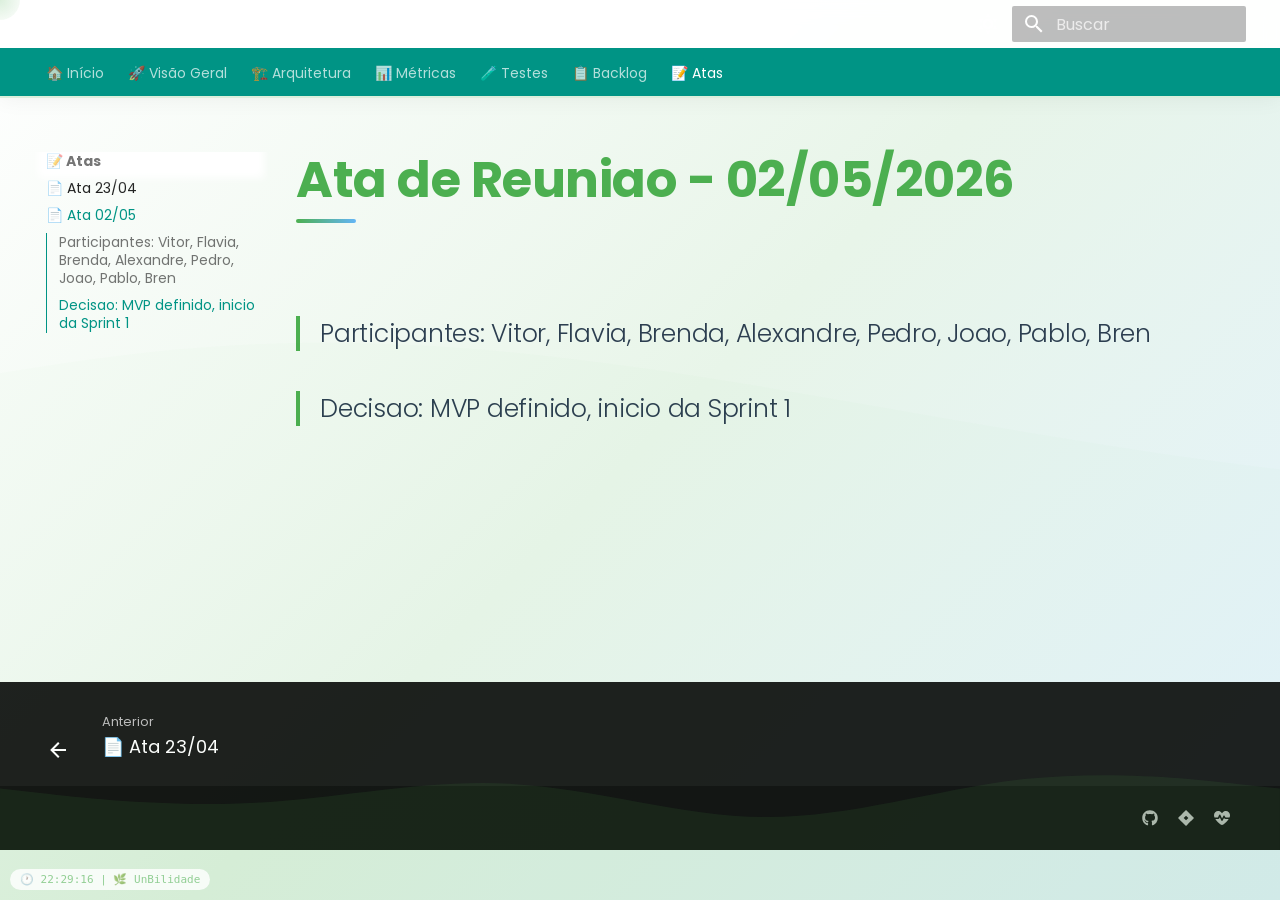
<file: atas/ata-2025-05-02/index.html>
<!doctype html>
<html lang="pt" class="no-js">
  <head>
    
      <meta charset="utf-8">
      <meta name="viewport" content="width=device-width,initial-scale=1">
      
        <meta name="description" content="Plataforma inteligente de gestão de agendamentos para clínicas de fisioterapia">
      
      
        <meta name="author" content="Equipe Hopper">
      
      
        <link rel="canonical" href="https://iiBrenda.github.io/unbilidade-docs/atas/ata-2025-05-02/">
      
      
        <link rel="prev" href="../ata-2025-04-23/">
      
      
      
        
      
      
      <link rel="icon" href="../../assets/images/favicon.png">
      <meta name="generator" content="mkdocs-1.6.1, mkdocs-material-9.7.6">
    
    
      
        <title>📄 Ata 02/05 - UnBilidade</title>
      
    
    
      <link rel="stylesheet" href="../../assets/stylesheets/main.484c7ddc.min.css">
      
        
        <link rel="stylesheet" href="../../assets/stylesheets/palette.ab4e12ef.min.css">
      
      
  
  
    
      
      
    
  
    
      
      
    
  
    
      
      
    
  
    
      
      
    
  
    
      
      
    
  
    
      
      
    
  
    
      
      
    
  
    
      
      
    
  
    
      
      
    
  
    
      
      
    
  
    
      
      
    
  
    
      
      
    
  
  
  <style>:root{--md-admonition-icon--note:url('data:image/svg+xml;charset=utf-8,%3Csvg%20xmlns%3D%22http%3A//www.w3.org/2000/svg%22%20viewBox%3D%220%200%20512%20512%22%3E%3C%21--%21%20Font%20Awesome%20Free%207.1.0%20by%20%40fontawesome%20-%20https%3A//fontawesome.com%20License%20-%20https%3A//fontawesome.com/license/free%20%28Icons%3A%20CC%20BY%204.0%2C%20Fonts%3A%20SIL%20OFL%201.1%2C%20Code%3A%20MIT%20License%29%20Copyright%202025%20Fonticons%2C%20Inc.--%3E%3Cpath%20d%3D%22M256%20512a256%20256%200%201%200%200-512%20256%20256%200%201%200%200%20512m-32-352a32%2032%200%201%201%2064%200%2032%2032%200%201%201-64%200m-8%2064h48c13.3%200%2024%2010.7%2024%2024v88h8c13.3%200%2024%2010.7%2024%2024s-10.7%2024-24%2024h-80c-13.3%200-24-10.7-24-24s10.7-24%2024-24h24v-64h-24c-13.3%200-24-10.7-24-24s10.7-24%2024-24%22/%3E%3C/svg%3E');--md-admonition-icon--abstract:url('data:image/svg+xml;charset=utf-8,%3Csvg%20xmlns%3D%22http%3A//www.w3.org/2000/svg%22%20viewBox%3D%220%200%20512%20512%22%3E%3C%21--%21%20Font%20Awesome%20Free%207.1.0%20by%20%40fontawesome%20-%20https%3A//fontawesome.com%20License%20-%20https%3A//fontawesome.com/license/free%20%28Icons%3A%20CC%20BY%204.0%2C%20Fonts%3A%20SIL%20OFL%201.1%2C%20Code%3A%20MIT%20License%29%20Copyright%202025%20Fonticons%2C%20Inc.--%3E%3Cpath%20d%3D%22M64%2064c0-17.7-14.3-32-32-32S0%2046.3%200%2064v336c0%2044.2%2035.8%2080%2080%2080h400c17.7%200%2032-14.3%2032-32s-14.3-32-32-32H80c-8.8%200-16-7.2-16-16zm406.6%2086.6c12.5-12.5%2012.5-32.8%200-45.3s-32.8-12.5-45.3%200L320%20210.7l-57.4-57.3c-12.5-12.5-32.8-12.5-45.3%200l-96%2096c-12.5%2012.5-12.5%2032.8%200%2045.3s32.8%2012.5%2045.3%200l73.4-73.4%2057.4%2057.4c12.5%2012.5%2032.8%2012.5%2045.3%200l128-128z%22/%3E%3C/svg%3E');--md-admonition-icon--info:url('data:image/svg+xml;charset=utf-8,%3Csvg%20xmlns%3D%22http%3A//www.w3.org/2000/svg%22%20viewBox%3D%220%200%20512%20512%22%3E%3C%21--%21%20Font%20Awesome%20Free%207.1.0%20by%20%40fontawesome%20-%20https%3A//fontawesome.com%20License%20-%20https%3A//fontawesome.com/license/free%20%28Icons%3A%20CC%20BY%204.0%2C%20Fonts%3A%20SIL%20OFL%201.1%2C%20Code%3A%20MIT%20License%29%20Copyright%202025%20Fonticons%2C%20Inc.--%3E%3Cpath%20d%3D%22m256%20107.9-15-20.8C216%2052.5%20175.9%2032%20133.1%2032%2059.6%2032%200%2091.6%200%20165.1v2.6c0%2023.6%206.2%2048%2016.6%2072.3h106c3.2%200%206.1-1.9%207.4-4.9l31.8-76.3c3.7-8.8%2012.3-14.6%2021.8-14.8s18.3%205.4%2022.2%2014.1L257.1%20272l41.4-82.8c4.1-8.1%2012.4-13.3%2021.5-13.3s17.4%205.1%2021.5%2013.3l23.2%2046.3c1.4%202.7%204.1%204.4%207.2%204.4h123.6c10.5-24.3%2016.6-48.7%2016.6-72.3V165C512%2091.6%20452.4%2032%20378.9%2032%20336.2%2032%20296%2052.5%20271%2087.1l-15%2020.7zM469.6%20288h-97.8c-21.2%200-40.6-12-50.1-31l-1.7-3.4-42.5%2085.1c-4.1%208.3-12.7%2013.5-22%2013.3s-17.6-5.7-21.4-14.1l-49.3-109.5-10.5%2025.2c-8.7%2020.9-29.1%2034.5-51.7%2034.5H42.4c47.2%2073.8%20123%20141.7%20170.4%20177.9%2012.4%209.4%2027.6%2014.1%2043.1%2014.1s30.8-4.6%2043.1-14.1c47.6-36.3%20123.4-104.2%20170.6-178%22/%3E%3C/svg%3E');--md-admonition-icon--tip:url('data:image/svg+xml;charset=utf-8,%3Csvg%20xmlns%3D%22http%3A//www.w3.org/2000/svg%22%20viewBox%3D%220%200%20384%20512%22%3E%3C%21--%21%20Font%20Awesome%20Free%207.1.0%20by%20%40fontawesome%20-%20https%3A//fontawesome.com%20License%20-%20https%3A//fontawesome.com/license/free%20%28Icons%3A%20CC%20BY%204.0%2C%20Fonts%3A%20SIL%20OFL%201.1%2C%20Code%3A%20MIT%20License%29%20Copyright%202025%20Fonticons%2C%20Inc.--%3E%3Cpath%20d%3D%22M292.9%20384c7.3-22.3%2021.9-42.5%2038.4-59.9C364%20289.7%20384%20243.2%20384%20192%20384%2086%20298%200%20192%200S0%2086%200%20192c0%2051.2%2020%2097.7%2052.7%20132.1%2016.5%2017.4%2031.2%2037.6%2038.4%2059.9h201.7zm-4.9%2048H96v16c0%2044.2%2035.8%2080%2080%2080h32c44.2%200%2080-35.8%2080-80zM184%20112c-39.8%200-72%2032.2-72%2072%200%2013.3-10.7%2024-24%2024s-24-10.7-24-24c0-66.3%2053.7-120%20120-120%2013.3%200%2024%2010.7%2024%2024s-10.7%2024-24%2024%22/%3E%3C/svg%3E');--md-admonition-icon--success:url('data:image/svg+xml;charset=utf-8,%3Csvg%20xmlns%3D%22http%3A//www.w3.org/2000/svg%22%20viewBox%3D%220%200%20512%20512%22%3E%3C%21--%21%20Font%20Awesome%20Free%207.1.0%20by%20%40fontawesome%20-%20https%3A//fontawesome.com%20License%20-%20https%3A//fontawesome.com/license/free%20%28Icons%3A%20CC%20BY%204.0%2C%20Fonts%3A%20SIL%20OFL%201.1%2C%20Code%3A%20MIT%20License%29%20Copyright%202025%20Fonticons%2C%20Inc.--%3E%3Cpath%20d%3D%22M256%20512a256%20256%200%201%201%200-512%20256%20256%200%201%201%200%20512m118-366.3c-10.7-7.8-25.7-5.4-33.5%205.3L221.1%20315.2%20169%20263.1c-9.4-9.4-24.6-9.4-33.9%200s-9.4%2024.6%200%2033.9l72%2072c5%205%2011.8%207.5%2018.8%207s13.4-4.1%2017.5-9.8l135.9-187c7.8-10.7%205.4-25.7-5.3-33.5%22/%3E%3C/svg%3E');--md-admonition-icon--question:url('data:image/svg+xml;charset=utf-8,%3Csvg%20xmlns%3D%22http%3A//www.w3.org/2000/svg%22%20viewBox%3D%220%200%20512%20512%22%3E%3C%21--%21%20Font%20Awesome%20Free%207.1.0%20by%20%40fontawesome%20-%20https%3A//fontawesome.com%20License%20-%20https%3A//fontawesome.com/license/free%20%28Icons%3A%20CC%20BY%204.0%2C%20Fonts%3A%20SIL%20OFL%201.1%2C%20Code%3A%20MIT%20License%29%20Copyright%202025%20Fonticons%2C%20Inc.--%3E%3Cpath%20d%3D%22M256%20512a256%20256%200%201%200%200-512%20256%20256%200%201%200%200%20512m0-336c-17.7%200-32%2014.3-32%2032%200%2013.3-10.7%2024-24%2024s-24-10.7-24-24c0-44.2%2035.8-80%2080-80s80%2035.8%2080%2080c0%2047.2-36%2067.2-56%2074.5v3.8c0%2013.3-10.7%2024-24%2024s-24-10.7-24-24v-8.1c0-20.5%2014.8-35.2%2030.1-40.2%206.4-2.1%2013.2-5.5%2018.2-10.3%204.3-4.2%207.7-10%207.7-19.6%200-17.7-14.3-32-32-32zm-32%20192a32%2032%200%201%201%2064%200%2032%2032%200%201%201-64%200%22/%3E%3C/svg%3E');--md-admonition-icon--warning:url('data:image/svg+xml;charset=utf-8,%3Csvg%20xmlns%3D%22http%3A//www.w3.org/2000/svg%22%20viewBox%3D%220%200%20512%20512%22%3E%3C%21--%21%20Font%20Awesome%20Free%207.1.0%20by%20%40fontawesome%20-%20https%3A//fontawesome.com%20License%20-%20https%3A//fontawesome.com/license/free%20%28Icons%3A%20CC%20BY%204.0%2C%20Fonts%3A%20SIL%20OFL%201.1%2C%20Code%3A%20MIT%20License%29%20Copyright%202025%20Fonticons%2C%20Inc.--%3E%3Cpath%20d%3D%22M256%200c14.7%200%2028.2%208.1%2035.2%2021l216%20400c6.7%2012.4%206.4%2027.4-.8%2039.5S486.1%20480%20472%20480H40c-14.1%200-27.2-7.4-34.4-19.5s-7.5-27.1-.8-39.5l216-400c7-12.9%2020.5-21%2035.2-21m0%20352a32%2032%200%201%200%200%2064%2032%2032%200%201%200%200-64m0-192c-18.2%200-32.7%2015.5-31.4%2033.7l7.4%20104c.9%2012.5%2011.4%2022.3%2023.9%2022.3%2012.6%200%2023-9.7%2023.9-22.3l7.4-104c1.3-18.2-13.1-33.7-31.4-33.7z%22/%3E%3C/svg%3E');--md-admonition-icon--failure:url('data:image/svg+xml;charset=utf-8,%3Csvg%20xmlns%3D%22http%3A//www.w3.org/2000/svg%22%20viewBox%3D%220%200%20512%20512%22%3E%3C%21--%21%20Font%20Awesome%20Free%207.1.0%20by%20%40fontawesome%20-%20https%3A//fontawesome.com%20License%20-%20https%3A//fontawesome.com/license/free%20%28Icons%3A%20CC%20BY%204.0%2C%20Fonts%3A%20SIL%20OFL%201.1%2C%20Code%3A%20MIT%20License%29%20Copyright%202025%20Fonticons%2C%20Inc.--%3E%3Cpath%20d%3D%22M416%20427.4c58.5-44%2096-111.6%2096-187.4C512%20107.5%20397.4%200%20256%200S0%20107.5%200%20240c0%2075.8%2037.5%20143.4%2096%20187.4V464c0%2026.5%2021.5%2048%2048%2048h32v-40c0-13.3%2010.7-24%2024-24s24%2010.7%2024%2024v40h64v-40c0-13.3%2010.7-24%2024-24s24%2010.7%2024%2024v40h32c26.5%200%2048-21.5%2048-48zM96%20256a64%2064%200%201%201%20128%200%2064%2064%200%201%201-128%200m256-64a64%2064%200%201%201%200%20128%2064%2064%200%201%201%200-128%22/%3E%3C/svg%3E');--md-admonition-icon--danger:url('data:image/svg+xml;charset=utf-8,%3Csvg%20xmlns%3D%22http%3A//www.w3.org/2000/svg%22%20viewBox%3D%220%200%20576%20512%22%3E%3C%21--%21%20Font%20Awesome%20Free%207.1.0%20by%20%40fontawesome%20-%20https%3A//fontawesome.com%20License%20-%20https%3A//fontawesome.com/license/free%20%28Icons%3A%20CC%20BY%204.0%2C%20Fonts%3A%20SIL%20OFL%201.1%2C%20Code%3A%20MIT%20License%29%20Copyright%202025%20Fonticons%2C%20Inc.--%3E%3Cpath%20d%3D%22M446.2%2034.5C432%2024.4%20412.7%2029.9%20404%2045l-72.4%20125.3c31.3%2015.8%2052.8%2048.3%2052.8%2085.7h144c17.7%200%2032.2-14.4%2030.1-31.9C549.4%20146%20507.1%2078%20446.2%2034.5M172.7%2044.9c-8.7-15.1-28-20.6-42.2-10.4C69.6%2077.9%2027.3%20145.9%2018.2%20224.1%2016.1%20241.6%2030.7%20256%2048.3%20256h144c0-37.5%2021.5-69.9%2052.8-85.7zm-9.4%20416.8c-8.7%2015.1-3.8%2034.5%2012%2041.8%2034.4%2015.7%2072.7%2024.5%20113%2024.5s78.6-8.8%20113-24.5c15.8-7.2%2020.7-26.7%2012-41.8L341%20336.3c-15.1%209.9-33.2%2015.7-52.6%2015.7s-37.5-5.8-52.6-15.7zm125-157.7a48%2048%200%201%200-.7-96%2048%2048%200%201%200%20.7%2096%22/%3E%3C/svg%3E');--md-admonition-icon--bug:url('data:image/svg+xml;charset=utf-8,%3Csvg%20xmlns%3D%22http%3A//www.w3.org/2000/svg%22%20viewBox%3D%220%200%20576%20512%22%3E%3C%21--%21%20Font%20Awesome%20Free%207.1.0%20by%20%40fontawesome%20-%20https%3A//fontawesome.com%20License%20-%20https%3A//fontawesome.com/license/free%20%28Icons%3A%20CC%20BY%204.0%2C%20Fonts%3A%20SIL%20OFL%201.1%2C%20Code%3A%20MIT%20License%29%20Copyright%202025%20Fonticons%2C%20Inc.--%3E%3Cpath%20d%3D%22M192%2096c0-53%2043-96%2096-96s96%2043%2096%2096v3.6c0%2015.7-12.7%2028.4-28.4%2028.4H220.5c-15.7%200-28.4-12.7-28.4-28.4V96zm345.6%2012.8c10.6%2014.1%207.7%2034.2-6.4%2044.8l-97.8%2073.3c5.3%208.9%209.3%2018.7%2011.8%2029.1H544c17.7%200%2032%2014.3%2032%2032s-14.3%2032-32%2032h-96v32c0%202.6-.1%205.3-.2%207.9l83.4%2062.5c14.1%2010.6%2017%2030.7%206.4%2044.8s-30.7%2017-44.8%206.4l-63.1-47.3c-23.2%2044.2-66.5%2076.2-117.7%2083.9V280c0-13.3-10.7-24-24-24s-24%2010.7-24%2024v230.2c-51.2-7.7-94.5-39.7-117.7-83.9l-63.1%2047.3c-14.1%2010.6-34.2%207.7-44.8-6.4s-7.7-34.2%206.4-44.8l83.4-62.5c-.1-2.6-.2-5.2-.2-7.9v-32H32c-17.7%200-32-14.3-32-32s14.3-32%2032-32h98.8c2.5-10.4%206.5-20.2%2011.8-29.1l-97.8-73.3c-14.1-10.6-17-30.7-6.4-44.8s30.7-17%2044.8-6.4L192%20184c12.3-5.1%2025.8-8%2040-8h112c14.2%200%2027.7%202.8%2040%208l108.8-81.6c14.1-10.6%2034.2-7.7%2044.8%206.4%22/%3E%3C/svg%3E');--md-admonition-icon--example:url('data:image/svg+xml;charset=utf-8,%3Csvg%20xmlns%3D%22http%3A//www.w3.org/2000/svg%22%20viewBox%3D%220%200%20448%20512%22%3E%3C%21--%21%20Font%20Awesome%20Free%207.1.0%20by%20%40fontawesome%20-%20https%3A//fontawesome.com%20License%20-%20https%3A//fontawesome.com/license/free%20%28Icons%3A%20CC%20BY%204.0%2C%20Fonts%3A%20SIL%20OFL%201.1%2C%20Code%3A%20MIT%20License%29%20Copyright%202025%20Fonticons%2C%20Inc.--%3E%3Cpath%20d%3D%22M288%200H128c-17.7%200-32%2014.3-32%2032s14.3%2032%2032%2032v151.5L7.5%20426.3C2.6%20435%200%20444.7%200%20454.7%200%20486.4%2025.6%20512%2057.3%20512h333.4c31.6%200%2057.3-25.6%2057.3-57.3%200-10-2.6-19.8-7.5-28.4L320%20215.5V64c17.7%200%2032-14.3%2032-32S337.7%200%20320%200zm-96%20215.5V64h64v151.5c0%2011.1%202.9%2022.1%208.4%2031.8L306%20320H142l41.6-72.7c5.5-9.7%208.4-20.6%208.4-31.8%22/%3E%3C/svg%3E');--md-admonition-icon--quote:url('data:image/svg+xml;charset=utf-8,%3Csvg%20xmlns%3D%22http%3A//www.w3.org/2000/svg%22%20viewBox%3D%220%200%20448%20512%22%3E%3C%21--%21%20Font%20Awesome%20Free%207.1.0%20by%20%40fontawesome%20-%20https%3A//fontawesome.com%20License%20-%20https%3A//fontawesome.com/license/free%20%28Icons%3A%20CC%20BY%204.0%2C%20Fonts%3A%20SIL%20OFL%201.1%2C%20Code%3A%20MIT%20License%29%20Copyright%202025%20Fonticons%2C%20Inc.--%3E%3Cpath%20d%3D%22M0%20216C0%20149.7%2053.7%2096%20120%2096h8c17.7%200%2032%2014.3%2032%2032s-14.3%2032-32%2032h-8c-30.9%200-56%2025.1-56%2056v8h64c35.3%200%2064%2028.7%2064%2064v64c0%2035.3-28.7%2064-64%2064H64c-35.3%200-64-28.7-64-64zm256%200c0-66.3%2053.7-120%20120-120h8c17.7%200%2032%2014.3%2032%2032s-14.3%2032-32%2032h-8c-30.9%200-56%2025.1-56%2056v8h64c35.3%200%2064%2028.7%2064%2064v64c0%2035.3-28.7%2064-64%2064h-64c-35.3%200-64-28.7-64-64z%22/%3E%3C/svg%3E');}</style>



    
    
      
    
    
      
        
        
        <link rel="preconnect" href="https://fonts.gstatic.com" crossorigin>
        <link rel="stylesheet" href="https://fonts.googleapis.com/css?family=Poppins:300,300i,400,400i,700,700i%7CFira+Code:400,400i,700,700i&display=fallback">
        <style>:root{--md-text-font:"Poppins";--md-code-font:"Fira Code"}</style>
      
    
    
      <link rel="stylesheet" href="../../stylesheets/clinica-theme.css">
    
    <script>__md_scope=new URL("../..",location),__md_hash=e=>[...e].reduce(((e,_)=>(e<<5)-e+_.charCodeAt(0)),0),__md_get=(e,_=localStorage,t=__md_scope)=>JSON.parse(_.getItem(t.pathname+"."+e)),__md_set=(e,_,t=localStorage,a=__md_scope)=>{try{t.setItem(a.pathname+"."+e,JSON.stringify(_))}catch(e){}}</script>
    
      

    
    
  </head>
  
  
    
    
      
    
    
    
    
    <body dir="ltr" data-md-color-scheme="default" data-md-color-primary="teal" data-md-color-accent="light-blue">
  
    
    <input class="md-toggle" data-md-toggle="drawer" type="checkbox" id="__drawer" autocomplete="off">
    <input class="md-toggle" data-md-toggle="search" type="checkbox" id="__search" autocomplete="off">
    <label class="md-overlay" for="__drawer"></label>
    <div data-md-component="skip">
      
        
        <a href="#ata-de-reuniao-02052026" class="md-skip">
          Pular para conteúdo
        </a>
      
    </div>
    <div data-md-component="announce">
      
    </div>
    
    
      

  

<header class="md-header md-header--shadow md-header--lifted" data-md-component="header">
  <nav class="md-header__inner md-grid" aria-label="Cabeçalho">
    <a href="../.." title="UnBilidade" class="md-header__button md-logo" aria-label="UnBilidade" data-md-component="logo">
      
  
  <svg xmlns="http://www.w3.org/2000/svg" viewBox="0 0 24 24"><path d="M2 22V7a1 1 0 0 1 1-1h4V2h10v4h4a1 1 0 0 1 1 1v15h-8v-5h-4v5zM9 4v6h2V8h2v2h2V4h-2v2h-2V4zM4 20h4v-3H4zm0-5h4v-3H4zm12 5h4v-3h-4zm0-5h4v-3h-4zm-6 0h4v-3h-4z"/></svg>

    </a>
    <label class="md-header__button md-icon" for="__drawer">
      
      <svg xmlns="http://www.w3.org/2000/svg" viewBox="0 0 24 24"><path d="M3 6h18v2H3zm0 5h18v2H3zm0 5h18v2H3z"/></svg>
    </label>
    <div class="md-header__title" data-md-component="header-title">
      <div class="md-header__ellipsis">
        <div class="md-header__topic">
          <span class="md-ellipsis">
            UnBilidade
          </span>
        </div>
        <div class="md-header__topic" data-md-component="header-topic">
          <span class="md-ellipsis">
            
              📄 Ata 02/05
            
          </span>
        </div>
      </div>
    </div>
    
      
        <form class="md-header__option" data-md-component="palette">
  
    
    
    
    <input class="md-option" data-md-color-media="" data-md-color-scheme="default" data-md-color-primary="teal" data-md-color-accent="light-blue"  aria-label="Modo Claro"  type="radio" name="__palette" id="__palette_0">
    
      <label class="md-header__button md-icon" title="Modo Claro" for="__palette_1" hidden>
        <svg xmlns="http://www.w3.org/2000/svg" viewBox="0 0 24 24"><path d="M12 7a5 5 0 0 1 5 5 5 5 0 0 1-5 5 5 5 0 0 1-5-5 5 5 0 0 1 5-5m0 2a3 3 0 0 0-3 3 3 3 0 0 0 3 3 3 3 0 0 0 3-3 3 3 0 0 0-3-3m0-7 2.39 3.42C13.65 5.15 12.84 5 12 5s-1.65.15-2.39.42zM3.34 7l4.16-.35A7.2 7.2 0 0 0 5.94 8.5c-.44.74-.69 1.5-.83 2.29zm.02 10 1.76-3.77a7.131 7.131 0 0 0 2.38 4.14zM20.65 7l-1.77 3.79a7.02 7.02 0 0 0-2.38-4.15zm-.01 10-4.14.36c.59-.51 1.12-1.14 1.54-1.86.42-.73.69-1.5.83-2.29zM12 22l-2.41-3.44c.74.27 1.55.44 2.41.44.82 0 1.63-.17 2.37-.44z"/></svg>
      </label>
    
  
    
    
    
    <input class="md-option" data-md-color-media="" data-md-color-scheme="default" data-md-color-primary="light-green" data-md-color-accent="cyan"  aria-label="Modo Clínica"  type="radio" name="__palette" id="__palette_1">
    
      <label class="md-header__button md-icon" title="Modo Clínica" for="__palette_2" hidden>
        <svg xmlns="http://www.w3.org/2000/svg" viewBox="0 0 24 24"><path d="M17 8C8 10 5.9 16.17 3.82 21.34l1.89.66.95-2.3c.48.17.98.3 1.34.3C19 20 22 3 22 3c-1 2-8 2.25-13 3.25S2 11.5 2 13.5s1.75 3.75 1.75 3.75C7 8 17 8 17 8"/></svg>
      </label>
    
  
    
    
    
    <input class="md-option" data-md-color-media="" data-md-color-scheme="slate" data-md-color-primary="blue-grey" data-md-color-accent="light-green"  aria-label="Modo Escuro"  type="radio" name="__palette" id="__palette_2">
    
      <label class="md-header__button md-icon" title="Modo Escuro" for="__palette_0" hidden>
        <svg xmlns="http://www.w3.org/2000/svg" viewBox="0 0 24 24"><path d="m17.75 4.09-2.53 1.94.91 3.06-2.63-1.81-2.63 1.81.91-3.06-2.53-1.94L12.44 4l1.06-3 1.06 3zm3.5 6.91-1.64 1.25.59 1.98-1.7-1.17-1.7 1.17.59-1.98L15.75 11l2.06-.05L18.5 9l.69 1.95zm-2.28 4.95c.83-.08 1.72 1.1 1.19 1.85-.32.45-.66.87-1.08 1.27C15.17 23 8.84 23 4.94 19.07c-3.91-3.9-3.91-10.24 0-14.14.4-.4.82-.76 1.27-1.08.75-.53 1.93.36 1.85 1.19-.27 2.86.69 5.83 2.89 8.02a9.96 9.96 0 0 0 8.02 2.89m-1.64 2.02a12.08 12.08 0 0 1-7.8-3.47c-2.17-2.19-3.33-5-3.49-7.82-2.81 3.14-2.7 7.96.31 10.98 3.02 3.01 7.84 3.12 10.98.31"/></svg>
      </label>
    
  
</form>
      
    
    
      <script>var palette=__md_get("__palette");if(palette&&palette.color){if("(prefers-color-scheme)"===palette.color.media){var media=matchMedia("(prefers-color-scheme: light)"),input=document.querySelector(media.matches?"[data-md-color-media='(prefers-color-scheme: light)']":"[data-md-color-media='(prefers-color-scheme: dark)']");palette.color.media=input.getAttribute("data-md-color-media"),palette.color.scheme=input.getAttribute("data-md-color-scheme"),palette.color.primary=input.getAttribute("data-md-color-primary"),palette.color.accent=input.getAttribute("data-md-color-accent")}for(var[key,value]of Object.entries(palette.color))document.body.setAttribute("data-md-color-"+key,value)}</script>
    
    
    
      
      
        <label class="md-header__button md-icon" for="__search">
          
          <svg xmlns="http://www.w3.org/2000/svg" viewBox="0 0 24 24"><path d="M9.5 3A6.5 6.5 0 0 1 16 9.5c0 1.61-.59 3.09-1.56 4.23l.27.27h.79l5 5-1.5 1.5-5-5v-.79l-.27-.27A6.52 6.52 0 0 1 9.5 16 6.5 6.5 0 0 1 3 9.5 6.5 6.5 0 0 1 9.5 3m0 2C7 5 5 7 5 9.5S7 14 9.5 14 14 12 14 9.5 12 5 9.5 5"/></svg>
        </label>
        <div class="md-search" data-md-component="search" role="dialog">
  <label class="md-search__overlay" for="__search"></label>
  <div class="md-search__inner" role="search">
    <form class="md-search__form" name="search">
      <input type="text" class="md-search__input" name="query" aria-label="Buscar" placeholder="Buscar" autocapitalize="off" autocorrect="off" autocomplete="off" spellcheck="false" data-md-component="search-query" required>
      <label class="md-search__icon md-icon" for="__search">
        
        <svg xmlns="http://www.w3.org/2000/svg" viewBox="0 0 24 24"><path d="M9.5 3A6.5 6.5 0 0 1 16 9.5c0 1.61-.59 3.09-1.56 4.23l.27.27h.79l5 5-1.5 1.5-5-5v-.79l-.27-.27A6.52 6.52 0 0 1 9.5 16 6.5 6.5 0 0 1 3 9.5 6.5 6.5 0 0 1 9.5 3m0 2C7 5 5 7 5 9.5S7 14 9.5 14 14 12 14 9.5 12 5 9.5 5"/></svg>
        
        <svg xmlns="http://www.w3.org/2000/svg" viewBox="0 0 24 24"><path d="M20 11v2H8l5.5 5.5-1.42 1.42L4.16 12l7.92-7.92L13.5 5.5 8 11z"/></svg>
      </label>
      <nav class="md-search__options" aria-label="Pesquisar">
        
          <a href="javascript:void(0)" class="md-search__icon md-icon" title="Compartilhar" aria-label="Compartilhar" data-clipboard data-clipboard-text="" data-md-component="search-share" tabindex="-1">
            
            <svg xmlns="http://www.w3.org/2000/svg" viewBox="0 0 24 24"><path d="M18 16.08c-.76 0-1.44.3-1.96.77L8.91 12.7c.05-.23.09-.46.09-.7s-.04-.47-.09-.7l7.05-4.11c.54.5 1.25.81 2.04.81a3 3 0 0 0 3-3 3 3 0 0 0-3-3 3 3 0 0 0-3 3c0 .24.04.47.09.7L8.04 9.81C7.5 9.31 6.79 9 6 9a3 3 0 0 0-3 3 3 3 0 0 0 3 3c.79 0 1.5-.31 2.04-.81l7.12 4.15c-.05.21-.08.43-.08.66 0 1.61 1.31 2.91 2.92 2.91s2.92-1.3 2.92-2.91A2.92 2.92 0 0 0 18 16.08"/></svg>
          </a>
        
        <button type="reset" class="md-search__icon md-icon" title="Limpar" aria-label="Limpar" tabindex="-1">
          
          <svg xmlns="http://www.w3.org/2000/svg" viewBox="0 0 24 24"><path d="M19 6.41 17.59 5 12 10.59 6.41 5 5 6.41 10.59 12 5 17.59 6.41 19 12 13.41 17.59 19 19 17.59 13.41 12z"/></svg>
        </button>
      </nav>
      
        <div class="md-search__suggest" data-md-component="search-suggest"></div>
      
    </form>
    <div class="md-search__output">
      <div class="md-search__scrollwrap" tabindex="0" data-md-scrollfix>
        <div class="md-search-result" data-md-component="search-result">
          <div class="md-search-result__meta">
            Inicializando busca
          </div>
          <ol class="md-search-result__list" role="presentation"></ol>
        </div>
      </div>
    </div>
  </div>
</div>
      
    
    
  </nav>
  
    
      
<nav class="md-tabs" aria-label="Abas" data-md-component="tabs">
  <div class="md-grid">
    <ul class="md-tabs__list">
      
        
  
  
  
  
    <li class="md-tabs__item">
      <a href="../.." class="md-tabs__link">
        
  
  
    
  
  🏠 Início

      </a>
    </li>
  

      
        
  
  
  
  
    <li class="md-tabs__item">
      <a href="../../visao-geral/" class="md-tabs__link">
        
  
  
    
  
  🚀 Visão Geral

      </a>
    </li>
  

      
        
  
  
  
  
    <li class="md-tabs__item">
      <a href="../../arquitetura/" class="md-tabs__link">
        
  
  
    
  
  🏗️ Arquitetura

      </a>
    </li>
  

      
        
  
  
  
  
    <li class="md-tabs__item">
      <a href="../../metricas/" class="md-tabs__link">
        
  
  
    
  
  📊 Métricas

      </a>
    </li>
  

      
        
  
  
  
  
    <li class="md-tabs__item">
      <a href="../../testes/" class="md-tabs__link">
        
  
  
    
  
  🧪 Testes

      </a>
    </li>
  

      
        
  
  
  
  
    <li class="md-tabs__item">
      <a href="../../backlog/" class="md-tabs__link">
        
  
  
    
  
  📋 Backlog

      </a>
    </li>
  

      
        
  
  
  
    
  
  
    
    
      <li class="md-tabs__item md-tabs__item--active">
        <a href="../ata-2025-04-23/" class="md-tabs__link">
          
  
  
  📝 Atas

        </a>
      </li>
    
  

      
    </ul>
  </div>
</nav>
    
  
</header>
    
    <div class="md-container" data-md-component="container">
      
      
        
      
      <main class="md-main" data-md-component="main">
        <div class="md-main__inner md-grid">
          
            
              
              <div class="md-sidebar md-sidebar--primary" data-md-component="sidebar" data-md-type="navigation" >
                <div class="md-sidebar__scrollwrap">
                  <div class="md-sidebar__inner">
                    


  


  

<nav class="md-nav md-nav--primary md-nav--lifted md-nav--integrated" aria-label="Navegação" data-md-level="0">
  <label class="md-nav__title" for="__drawer">
    <a href="../.." title="UnBilidade" class="md-nav__button md-logo" aria-label="UnBilidade" data-md-component="logo">
      
  
  <svg xmlns="http://www.w3.org/2000/svg" viewBox="0 0 24 24"><path d="M2 22V7a1 1 0 0 1 1-1h4V2h10v4h4a1 1 0 0 1 1 1v15h-8v-5h-4v5zM9 4v6h2V8h2v2h2V4h-2v2h-2V4zM4 20h4v-3H4zm0-5h4v-3H4zm12 5h4v-3h-4zm0-5h4v-3h-4zm-6 0h4v-3h-4z"/></svg>

    </a>
    UnBilidade
  </label>
  
  <ul class="md-nav__list" data-md-scrollfix>
    
      
      
  
  
  
  
    <li class="md-nav__item">
      <a href="../.." class="md-nav__link">
        
  
  
  <span class="md-ellipsis">
    
  
    🏠 Início
  

    
  </span>
  
  

      </a>
    </li>
  

    
      
      
  
  
  
  
    <li class="md-nav__item">
      <a href="../../visao-geral/" class="md-nav__link">
        
  
  
  <span class="md-ellipsis">
    
  
    🚀 Visão Geral
  

    
  </span>
  
  

      </a>
    </li>
  

    
      
      
  
  
  
  
    <li class="md-nav__item">
      <a href="../../arquitetura/" class="md-nav__link">
        
  
  
  <span class="md-ellipsis">
    
  
    🏗️ Arquitetura
  

    
  </span>
  
  

      </a>
    </li>
  

    
      
      
  
  
  
  
    <li class="md-nav__item">
      <a href="../../metricas/" class="md-nav__link">
        
  
  
  <span class="md-ellipsis">
    
  
    📊 Métricas
  

    
  </span>
  
  

      </a>
    </li>
  

    
      
      
  
  
  
  
    <li class="md-nav__item">
      <a href="../../testes/" class="md-nav__link">
        
  
  
  <span class="md-ellipsis">
    
  
    🧪 Testes
  

    
  </span>
  
  

      </a>
    </li>
  

    
      
      
  
  
  
  
    <li class="md-nav__item">
      <a href="../../backlog/" class="md-nav__link">
        
  
  
  <span class="md-ellipsis">
    
  
    📋 Backlog
  

    
  </span>
  
  

      </a>
    </li>
  

    
      
      
  
  
    
  
  
  
    
    
    
    
      
        
        
      
      
        
      
    
    
    <li class="md-nav__item md-nav__item--active md-nav__item--section md-nav__item--nested">
      
        
        
        <input class="md-nav__toggle md-toggle " type="checkbox" id="__nav_7" checked>
        
          
          <label class="md-nav__link" for="__nav_7" id="__nav_7_label" tabindex="">
            
  
  
  <span class="md-ellipsis">
    
  
    📝 Atas
  

    
  </span>
  
  

            <span class="md-nav__icon md-icon"></span>
          </label>
        
        <nav class="md-nav" data-md-level="1" aria-labelledby="__nav_7_label" aria-expanded="true">
          <label class="md-nav__title" for="__nav_7">
            <span class="md-nav__icon md-icon"></span>
            
  
    📝 Atas
  

          </label>
          <ul class="md-nav__list" data-md-scrollfix>
            
              
                
  
  
  
  
    <li class="md-nav__item">
      <a href="../ata-2025-04-23/" class="md-nav__link">
        
  
  
  <span class="md-ellipsis">
    
  
    📄 Ata 23/04
  

    
  </span>
  
  

      </a>
    </li>
  

              
            
              
                
  
  
    
  
  
  
    <li class="md-nav__item md-nav__item--active">
      
      <input class="md-nav__toggle md-toggle" type="checkbox" id="__toc">
      
      
        
      
      
        <label class="md-nav__link md-nav__link--active" for="__toc">
          
  
  
  <span class="md-ellipsis">
    
  
    📄 Ata 02/05
  

    
  </span>
  
  

          <span class="md-nav__icon md-icon"></span>
        </label>
      
      <a href="./" class="md-nav__link md-nav__link--active">
        
  
  
  <span class="md-ellipsis">
    
  
    📄 Ata 02/05
  

    
  </span>
  
  

      </a>
      
        

<nav class="md-nav md-nav--secondary" aria-label="Índice">
  
  
  
    
  
  
    <label class="md-nav__title" for="__toc">
      <span class="md-nav__icon md-icon"></span>
      Índice
    </label>
    <ul class="md-nav__list" data-md-component="toc" data-md-scrollfix>
      
        <li class="md-nav__item">
  <a href="#participantes-vitor-flavia-brenda-alexandre-pedro-joao-pablo-bren" class="md-nav__link">
    <span class="md-ellipsis">
      
        Participantes: Vitor, Flavia, Brenda, Alexandre, Pedro, Joao, Pablo, Bren
      
    </span>
  </a>
  
</li>
      
        <li class="md-nav__item">
  <a href="#decisao-mvp-definido-inicio-da-sprint-1" class="md-nav__link">
    <span class="md-ellipsis">
      
        Decisao: MVP definido, inicio da Sprint 1
      
    </span>
  </a>
  
</li>
      
    </ul>
  
</nav>
      
    </li>
  

              
            
          </ul>
        </nav>
      
    </li>
  

    
  </ul>
</nav>
                  </div>
                </div>
              </div>
            
            
          
          
            <div class="md-content" data-md-component="content">
              
              <article class="md-content__inner md-typeset">
                
                  



<h1 id="ata-de-reuniao-02052026">Ata de Reuniao - 02/05/2026<a class="headerlink" href="#ata-de-reuniao-02052026" title="Link direto">&para;</a></h1>
<h2 id="participantes-vitor-flavia-brenda-alexandre-pedro-joao-pablo-bren">Participantes: Vitor, Flavia, Brenda, Alexandre, Pedro, Joao, Pablo, Bren<a class="headerlink" href="#participantes-vitor-flavia-brenda-alexandre-pedro-joao-pablo-bren" title="Link direto">&para;</a></h2>
<h2 id="decisao-mvp-definido-inicio-da-sprint-1">Decisao: MVP definido, inicio da Sprint 1<a class="headerlink" href="#decisao-mvp-definido-inicio-da-sprint-1" title="Link direto">&para;</a></h2>












                
              </article>
            </div>
          
          
<script>var target=document.getElementById(location.hash.slice(1));target&&target.name&&(target.checked=target.name.startsWith("__tabbed_"))</script>
        </div>
        
          <button type="button" class="md-top md-icon" data-md-component="top" hidden>
  
  <svg xmlns="http://www.w3.org/2000/svg" viewBox="0 0 24 24"><path d="M13 20h-2V8l-5.5 5.5-1.42-1.42L12 4.16l7.92 7.92-1.42 1.42L13 8z"/></svg>
  Voltar para o topo
</button>
        
      </main>
      
        <footer class="md-footer">
  
    
      
      <nav class="md-footer__inner md-grid" aria-label="Rodapé" >
        
          
          <a href="../ata-2025-04-23/" class="md-footer__link md-footer__link--prev" aria-label="Anterior: 📄 Ata 23/04">
            <div class="md-footer__button md-icon">
              
              <svg xmlns="http://www.w3.org/2000/svg" viewBox="0 0 24 24"><path d="M20 11v2H8l5.5 5.5-1.42 1.42L4.16 12l7.92-7.92L13.5 5.5 8 11z"/></svg>
            </div>
            <div class="md-footer__title">
              <span class="md-footer__direction">
                Anterior
              </span>
              <div class="md-ellipsis">
                📄 Ata 23/04
              </div>
            </div>
          </a>
        
        
      </nav>
    
  
  <div class="md-footer-meta md-typeset">
    <div class="md-footer-meta__inner md-grid">
      <div class="md-copyright">
  
  
</div>
      
        
<div class="md-social">
  
    
    
    
    
    <a href="https://github.com/SEU-USUARIO/unbilidade-docs" target="_blank" rel="noopener" title="GitHub" class="md-social__link">
      <svg xmlns="http://www.w3.org/2000/svg" viewBox="0 0 512 512"><!--! Font Awesome Free 7.1.0 by @fontawesome - https://fontawesome.com License - https://fontawesome.com/license/free (Icons: CC BY 4.0, Fonts: SIL OFL 1.1, Code: MIT License) Copyright 2025 Fonticons, Inc.--><path d="M173.9 397.4c0 2-2.3 3.6-5.2 3.6-3.3.3-5.6-1.3-5.6-3.6 0-2 2.3-3.6 5.2-3.6 3-.3 5.6 1.3 5.6 3.6m-31.1-4.5c-.7 2 1.3 4.3 4.3 4.9 2.6 1 5.6 0 6.2-2s-1.3-4.3-4.3-5.2c-2.6-.7-5.5.3-6.2 2.3m44.2-1.7c-2.9.7-4.9 2.6-4.6 4.9.3 2 2.9 3.3 5.9 2.6 2.9-.7 4.9-2.6 4.6-4.6-.3-1.9-3-3.2-5.9-2.9M252.8 8C114.1 8 8 113.3 8 252c0 110.9 69.8 205.8 169.5 239.2 12.8 2.3 17.3-5.6 17.3-12.1 0-6.2-.3-40.4-.3-61.4 0 0-70 15-84.7-29.8 0 0-11.4-29.1-27.8-36.6 0 0-22.9-15.7 1.6-15.4 0 0 24.9 2 38.6 25.8 21.9 38.6 58.6 27.5 72.9 20.9 2.3-16 8.8-27.1 16-33.7-55.9-6.2-112.3-14.3-112.3-110.5 0-27.5 7.6-41.3 23.6-58.9-2.6-6.5-11.1-33.3 2.6-67.9 20.9-6.5 69 27 69 27 20-5.6 41.5-8.5 62.8-8.5s42.8 2.9 62.8 8.5c0 0 48.1-33.6 69-27 13.7 34.7 5.2 61.4 2.6 67.9 16 17.7 25.8 31.5 25.8 58.9 0 96.5-58.9 104.2-114.8 110.5 9.2 7.9 17 22.9 17 46.4 0 33.7-.3 75.4-.3 83.6 0 6.5 4.6 14.4 17.3 12.1C436.2 457.8 504 362.9 504 252 504 113.3 391.5 8 252.8 8M105.2 352.9c-1.3 1-1 3.3.7 5.2 1.6 1.6 3.9 2.3 5.2 1 1.3-1 1-3.3-.7-5.2-1.6-1.6-3.9-2.3-5.2-1m-10.8-8.1c-.7 1.3.3 2.9 2.3 3.9 1.6 1 3.6.7 4.3-.7.7-1.3-.3-2.9-2.3-3.9-2-.6-3.6-.3-4.3.7m32.4 35.6c-1.6 1.3-1 4.3 1.3 6.2 2.3 2.3 5.2 2.6 6.5 1 1.3-1.3.7-4.3-1.3-6.2-2.2-2.3-5.2-2.6-6.5-1m-11.4-14.7c-1.6 1-1.6 3.6 0 5.9s4.3 3.3 5.6 2.3c1.6-1.3 1.6-3.9 0-6.2-1.4-2.3-4-3.3-5.6-2"/></svg>
    </a>
  
    
    
    
    
    <a href="https://seu-jira.atlassian.net" target="_blank" rel="noopener" title="Jira" class="md-social__link">
      <svg xmlns="http://www.w3.org/2000/svg" viewBox="0 0 512 512"><!--! Font Awesome Free 7.1.0 by @fontawesome - https://fontawesome.com License - https://fontawesome.com/license/free (Icons: CC BY 4.0, Fonts: SIL OFL 1.1, Code: MIT License) Copyright 2025 Fonticons, Inc.--><path d="M498.5 241.7C425.6 169 329.1 71.8 257 0 91.5 164.9 14.5 241.7 14.5 241.7c-7.9 7.9-7.9 20.7 0 28.7C147.3 402.7 76.3 331.9 257 512c379.4-378 15.7-16.7 241.5-241.7 8-7.9 8-20.7 0-28.6m-241.5 90L181 256l76-75.7 76 75.7z"/></svg>
    </a>
  
    
    
    
    
    <a href="/" target="_blank" rel="noopener" title="Saúde e Bem-estar" class="md-social__link">
      <svg xmlns="http://www.w3.org/2000/svg" viewBox="0 0 512 512"><!--! Font Awesome Free 7.1.0 by @fontawesome - https://fontawesome.com License - https://fontawesome.com/license/free (Icons: CC BY 4.0, Fonts: SIL OFL 1.1, Code: MIT License) Copyright 2025 Fonticons, Inc.--><path d="m256 107.9-15-20.8C216 52.5 175.9 32 133.1 32 59.6 32 0 91.6 0 165.1v2.6c0 23.6 6.2 48 16.6 72.3h106c3.2 0 6.1-1.9 7.4-4.9l31.8-76.3c3.7-8.8 12.3-14.6 21.8-14.8s18.3 5.4 22.2 14.1L257.1 272l41.4-82.8c4.1-8.1 12.4-13.3 21.5-13.3s17.4 5.1 21.5 13.3l23.2 46.3c1.4 2.7 4.1 4.4 7.2 4.4h123.6c10.5-24.3 16.6-48.7 16.6-72.3V165C512 91.6 452.4 32 378.9 32 336.2 32 296 52.5 271 87.1l-15 20.7zM469.6 288h-97.8c-21.2 0-40.6-12-50.1-31l-1.7-3.4-42.5 85.1c-4.1 8.3-12.7 13.5-22 13.3s-17.6-5.7-21.4-14.1l-49.3-109.5-10.5 25.2c-8.7 20.9-29.1 34.5-51.7 34.5H42.4c47.2 73.8 123 141.7 170.4 177.9 12.4 9.4 27.6 14.1 43.1 14.1s30.8-4.6 43.1-14.1c47.6-36.3 123.4-104.2 170.6-178"/></svg>
    </a>
  
</div>
      
    </div>
  </div>
</footer>
      
    </div>
    <div class="md-dialog" data-md-component="dialog">
      <div class="md-dialog__inner md-typeset"></div>
    </div>
    
      <div class="md-progress" data-md-component="progress" role="progressbar"></div>
    
    
    
      
      
      <script id="__config" type="application/json">{"annotate": null, "base": "../..", "features": ["navigation.tabs", "navigation.tabs.sticky", "navigation.sections", "navigation.top", "navigation.tracking", "navigation.instant", "navigation.instant.progress", "navigation.footer", "search.suggest", "search.highlight", "search.share", "content.code.copy", "content.code.annotate", "content.tooltips", "header.autohide", "toc.integrate", "toc.follow"], "search": "../../assets/javascripts/workers/search.2c215733.min.js", "tags": null, "translations": {"clipboard.copied": "Copiado para \u00e1rea de transfer\u00eancia", "clipboard.copy": "Copiar para \u00e1rea de transfer\u00eancia", "search.result.more.one": "mais 1 nesta p\u00e1gina", "search.result.more.other": "# mais nesta p\u00e1gina", "search.result.none": "Nenhum documento encontrado", "search.result.one": "1 documento encontrado", "search.result.other": "# documentos encontrados", "search.result.placeholder": "Digite para iniciar a busca", "search.result.term.missing": "Ausente", "select.version": "Selecione a vers\u00e3o"}, "version": null}</script>
    
    
      <script src="../../assets/javascripts/bundle.79ae519e.min.js"></script>
      
        <script src="../../javascripts/clinica-effects.js"></script>
      
    
  </body>
</html>
</file>
<file: stylesheets/clinica-theme.css>
/* ============================================
   UNBILIDADE - CLÍNICA DE FISIOTERAPIA THEME
   Cores: Verde Claro, Azul Bebê, Branco
   ============================================ */

@import url('https://fonts.googleapis.com/css2?family=Poppins:wght@300;400;500;600;700&display=swap');

:root {
  /* Cores da clínica - Paleta terapêutica */
  --clinical-green: #4CAF50;
  --clinical-green-light: #81C784;
  --clinical-green-soft: #E8F5E9;
  --clinical-blue: #64B5F6;
  --clinical-blue-light: #90CAF9;
  --clinical-blue-soft: #E3F2FD;
  --clinical-white: #FFFFFF;
  --clinical-gray: #F5F5F5;
  --clinical-text: #2C3E50;
  
  /* Efeitos */
  --card-shadow: 0 10px 30px rgba(76, 175, 80, 0.1);
  --hover-shadow: 0 20px 40px rgba(76, 175, 80, 0.15);
  --transition-smooth: all 0.3s cubic-bezier(0.4, 0, 0.2, 1);
  
  --md-primary-fg-color: #4CAF50;
  --md-primary-fg-color--light: #81C784;
  --md-primary-fg-color--dark: #388E3C;
  --md-accent-fg-color: #64B5F6;
  --md-default-bg-color: #FFFFFF;
  --md-default-fg-color: #2C3E50;
}

/* Fundo com padrão de ondas suaves */
body {
  background: linear-gradient(135deg, #FFFFFF 0%, #E8F5E9 50%, #E3F2FD 100%);
  position: relative;
}

body::before {
  content: '';
  position: fixed;
  top: 0;
  left: 0;
  width: 100%;
  height: 100%;
  background-image: url('data:image/svg+xml;utf8,<svg xmlns="http://www.w3.org/2000/svg" viewBox="0 0 1440 320"><path fill="%234CAF50" fill-opacity="0.03" d="M0,96L48,112C96,128,192,160,288,160C384,160,480,128,576,122.7C672,117,768,139,864,154.7C960,171,1056,181,1152,165.3C1248,149,1344,107,1392,85.3L1440,64L1440,320L1392,320C1344,320,1248,320,1152,320C1056,320,960,320,864,320C768,320,672,320,576,320C480,320,384,320,288,320C192,320,96,320,48,320L0,320Z"></path></svg>');
  background-repeat: repeat-x;
  background-position: bottom;
  background-size: cover;
  opacity: 0.4;
  pointer-events: none;
  z-index: 0;
}

/* Barra de navegação com vidro fosco */
.md-header {
  background: rgba(255, 255, 255, 0.95);
  backdrop-filter: blur(10px);
  border-bottom: 2px solid rgba(76, 175, 80, 0.2);
  box-shadow: 0 2px 20px rgba(0, 0, 0, 0.05);
}

.md-header-nav__title {
  font-weight: 600;
  background: linear-gradient(135deg, var(--clinical-green), var(--clinical-blue));
  -webkit-background-clip: text;
  background-clip: text;
  color: transparent;
}

/* Títulos com linha decorativa */
.md-typeset h1 {
  font-size: 2.5rem;
  font-weight: 700;
  color: var(--clinical-green);
  position: relative;
  display: inline-block;
  animation: fadeInUp 0.6s ease;
}

.md-typeset h1::after {
  content: '';
  position: absolute;
  bottom: -10px;
  left: 0;
  width: 60px;
  height: 4px;
  background: linear-gradient(90deg, var(--clinical-green), var(--clinical-blue));
  border-radius: 4px;
  animation: expandWidth 0.8s ease;
}

@keyframes expandWidth {
  from { width: 0; opacity: 0; }
  to { width: 60px; opacity: 1; }
}

.md-typeset h2 {
  border-left: 4px solid var(--clinical-green);
  padding-left: 1rem;
  color: var(--clinical-text);
}

/* Cards flutuantes com hover animado */
.md-typeset .card, .feature-item, .stat-card {
  background: rgba(255, 255, 255, 0.9);
  backdrop-filter: blur(5px);
  border-radius: 24px;
  padding: 1.5rem;
  box-shadow: var(--card-shadow);
  transition: var(--transition-smooth);
  border: 1px solid rgba(76, 175, 80, 0.2);
  animation: fadeInUp 0.5s ease;
}

.md-typeset .card:hover, .feature-item:hover, .stat-card:hover {
  transform: translateY(-8px) scale(1.02);
  box-shadow: var(--hover-shadow);
  border-color: var(--clinical-green);
}

/* Animação de entrada */
@keyframes fadeInUp {
  from {
    opacity: 0;
    transform: translateY(30px);
  }
  to {
    opacity: 1;
    transform: translateY(0);
  }
}

/* Stats cards com números animados */
.stat-card {
  text-align: center;
}

.stat-number {
  font-size: 2.5rem;
  font-weight: 800;
  background: linear-gradient(135deg, var(--clinical-green), var(--clinical-blue));
  -webkit-background-clip: text;
  background-clip: text;
  color: transparent;
  display: inline-block;
}

/* Progress bar terapêutica */
.progress-bar {
  background: rgba(76, 175, 80, 0.15);
  border-radius: 20px;
  height: 12px;
  overflow: hidden;
}

.progress-fill {
  background: linear-gradient(90deg, var(--clinical-green), var(--clinical-blue));
  height: 100%;
  border-radius: 20px;
  width: 0%;
  transition: width 1.5s ease;
  animation: shimmer 2s infinite;
}

@keyframes shimmer {
  0% { background-position: -100% 0; }
  100% { background-position: 200% 0; }
}

/* Badges com cores da clínica */
.badge {
  display: inline-block;
  padding: 0.25rem 0.75rem;
  border-radius: 30px;
  font-size: 0.7rem;
  font-weight: 600;
  margin-right: 0.5rem;
}

.badge.must {
  background: linear-gradient(135deg, #4CAF50, #388E3C);
  color: white;
}

.badge.should {
  background: linear-gradient(135deg, #64B5F6, #2196F3);
  color: white;
}

.badge.could {
  background: linear-gradient(135deg, #81C784, #4CAF50);
  color: white;
}

/* Hero section com fundo suave */
.hero {
  background: linear-gradient(135deg, rgba(76, 175, 80, 0.1), rgba(100, 181, 246, 0.1));
  border-radius: 32px;
  padding: 3rem 2rem;
  text-align: center;
  backdrop-filter: blur(10px);
  border: 1px solid rgba(76, 175, 80, 0.3);
  animation: fadeInUp 0.6s ease;
}

.hero h1 {
  font-size: 3rem;
  margin-bottom: 0;
}

/* Tabelas com estilo clean */
.md-typeset table:not([class]) {
  border-radius: 16px;
  overflow: hidden;
  box-shadow: var(--card-shadow);
}

.md-typeset table:not([class]) th {
  background: linear-gradient(135deg, var(--clinical-green), var(--clinical-blue));
  color: white;
  font-weight: 600;
}

.md-typeset table:not([class]) tr:hover {
  background: rgba(76, 175, 80, 0.05);
}

/* Botões flutuantes */
.btn-floating {
  position: fixed;
  bottom: 30px;
  right: 30px;
  width: 50px;
  height: 50px;
  background: linear-gradient(135deg, var(--clinical-green), var(--clinical-blue));
  border-radius: 50%;
  display: flex;
  align-items: center;
  justify-content: center;
  cursor: pointer;
  box-shadow: var(--card-shadow);
  transition: var(--transition-smooth);
  z-index: 1000;
  opacity: 0;
  visibility: hidden;
}

.btn-floating:hover {
  transform: scale(1.1);
  box-shadow: var(--hover-shadow);
}

.btn-floating.show {
  opacity: 1;
  visibility: visible;
}

/* Scrollbar suave */
::-webkit-scrollbar {
  width: 8px;
  height: 8px;
}

::-webkit-scrollbar-track {
  background: var(--clinical-gray);
  border-radius: 10px;
}

::-webkit-scrollbar-thumb {
  background: linear-gradient(135deg, var(--clinical-green), var(--clinical-blue));
  border-radius: 10px;
}

/* Tooltips */
[data-tooltip] {
  position: relative;
  cursor: help;
}

[data-tooltip]:hover::after {
  content: attr(data-tooltip);
  position: absolute;
  bottom: 100%;
  left: 50%;
  transform: translateX(-50%);
  background: var(--clinical-green);
  color: white;
  padding: 0.3rem 0.8rem;
  border-radius: 20px;
  font-size: 0.8rem;
  white-space: nowrap;
  z-index: 1000;
}

/* Grid responsivo */
.grid {
  display: grid;
  grid-template-columns: repeat(auto-fit, minmax(280px, 1fr));
  gap: 1.5rem;
  margin: 2rem 0;
}

/* Animações de loading suave */
@keyframes pulse {
  0%, 100% { opacity: 1; }
  50% { opacity: 0.6; }
}

.loading-pulse {
  animation: pulse 1.5s ease-in-out infinite;
}
</file>
<file: assets/stylesheets/main.484c7ddc.min.css>
@charset "UTF-8";html{-webkit-text-size-adjust:none;-moz-text-size-adjust:none;text-size-adjust:none;box-sizing:border-box}*,:after,:before{box-sizing:inherit}@media (prefers-reduced-motion){*,:after,:before{transition:none!important}}body{margin:0}a,button,input,label{-webkit-tap-highlight-color:transparent}a{color:inherit;text-decoration:none}hr{border:0;box-sizing:initial;display:block;height:.05rem;overflow:visible;padding:0}small{font-size:80%}sub,sup{line-height:1em}img{border-style:none}table{border-collapse:initial;border-spacing:0}td,th{font-weight:400;vertical-align:top}button{background:#0000;border:0;font-family:inherit;font-size:inherit;margin:0;padding:0}input{border:0;outline:none}:root{--md-primary-fg-color:#4051b5;--md-primary-fg-color--light:#5d6cc0;--md-primary-fg-color--dark:#303fa1;--md-primary-bg-color:#fff;--md-primary-bg-color--light:#ffffffb3;--md-accent-fg-color:#526cfe;--md-accent-fg-color--transparent:#526cfe1a;--md-accent-bg-color:#fff;--md-accent-bg-color--light:#ffffffb3}[data-md-color-scheme=default]{color-scheme:light}[data-md-color-scheme=default] img[src$="#gh-dark-mode-only"],[data-md-color-scheme=default] img[src$="#only-dark"]{display:none}:root,[data-md-color-scheme=default]{--md-hue:225deg;--md-default-fg-color:#000000de;--md-default-fg-color--light:#0000008a;--md-default-fg-color--lighter:#00000052;--md-default-fg-color--lightest:#00000012;--md-default-bg-color:#fff;--md-default-bg-color--light:#ffffffb3;--md-default-bg-color--lighter:#ffffff4d;--md-default-bg-color--lightest:#ffffff1f;--md-code-fg-color:#36464e;--md-code-bg-color:#f5f5f5;--md-code-bg-color--light:#f5f5f5b3;--md-code-bg-color--lighter:#f5f5f54d;--md-code-hl-color:#4287ff;--md-code-hl-color--light:#4287ff1a;--md-code-hl-number-color:#d52a2a;--md-code-hl-special-color:#db1457;--md-code-hl-function-color:#a846b9;--md-code-hl-constant-color:#6e59d9;--md-code-hl-keyword-color:#3f6ec6;--md-code-hl-string-color:#1c7d4d;--md-code-hl-name-color:var(--md-code-fg-color);--md-code-hl-operator-color:var(--md-default-fg-color--light);--md-code-hl-punctuation-color:var(--md-default-fg-color--light);--md-code-hl-comment-color:var(--md-default-fg-color--light);--md-code-hl-generic-color:var(--md-default-fg-color--light);--md-code-hl-variable-color:var(--md-default-fg-color--light);--md-typeset-color:var(--md-default-fg-color);--md-typeset-a-color:var(--md-primary-fg-color);--md-typeset-del-color:#f5503d26;--md-typeset-ins-color:#0bd57026;--md-typeset-kbd-color:#fafafa;--md-typeset-kbd-accent-color:#fff;--md-typeset-kbd-border-color:#b8b8b8;--md-typeset-mark-color:#ffff0080;--md-typeset-table-color:#0000001f;--md-typeset-table-color--light:rgba(0,0,0,.035);--md-admonition-fg-color:var(--md-default-fg-color);--md-admonition-bg-color:var(--md-default-bg-color);--md-warning-fg-color:#000000de;--md-warning-bg-color:#ff9;--md-footer-fg-color:#fff;--md-footer-fg-color--light:#ffffffb3;--md-footer-fg-color--lighter:#ffffff73;--md-footer-bg-color:#000000de;--md-footer-bg-color--dark:#00000052;--md-shadow-z1:0 0.2rem 0.5rem #0000000d,0 0 0.05rem #0000001a;--md-shadow-z2:0 0.2rem 0.5rem #0000001a,0 0 0.05rem #00000040;--md-shadow-z3:0 0.2rem 0.5rem #0003,0 0 0.05rem #00000059}.md-icon svg{fill:currentcolor;display:block;height:1.2rem;width:1.2rem}body{-webkit-font-smoothing:antialiased;-moz-osx-font-smoothing:grayscale;--md-text-font-family:var(--md-text-font,_),-apple-system,BlinkMacSystemFont,Helvetica,Arial,sans-serif;--md-code-font-family:var(--md-code-font,_),SFMono-Regular,Consolas,Menlo,monospace}aside,body,input{font-feature-settings:"kern","liga";color:var(--md-typeset-color);font-family:var(--md-text-font-family)}code,kbd,pre{font-feature-settings:"kern";font-family:var(--md-code-font-family)}:root{--md-typeset-table-sort-icon:url('data:image/svg+xml;charset=utf-8,<svg xmlns="http://www.w3.org/2000/svg" viewBox="0 0 24 24"><path d="m18 21-4-4h3V7h-3l4-4 4 4h-3v10h3M2 19v-2h10v2M2 13v-2h7v2M2 7V5h4v2z"/></svg>');--md-typeset-table-sort-icon--asc:url('data:image/svg+xml;charset=utf-8,<svg xmlns="http://www.w3.org/2000/svg" viewBox="0 0 24 24"><path d="M19 17h3l-4 4-4-4h3V3h2M2 17h10v2H2M6 5v2H2V5m0 6h7v2H2z"/></svg>');--md-typeset-table-sort-icon--desc:url('data:image/svg+xml;charset=utf-8,<svg xmlns="http://www.w3.org/2000/svg" viewBox="0 0 24 24"><path d="M19 7h3l-4-4-4 4h3v14h2M2 17h10v2H2M6 5v2H2V5m0 6h7v2H2z"/></svg>')}.md-typeset{-webkit-print-color-adjust:exact;color-adjust:exact;font-size:.8rem;line-height:1.6;overflow-wrap:break-word}@media print{.md-typeset{font-size:.68rem}}.md-typeset blockquote,.md-typeset dl,.md-typeset figure,.md-typeset ol,.md-typeset pre,.md-typeset ul{margin-bottom:1em;margin-top:1em}.md-typeset h1{color:var(--md-default-fg-color--light);font-size:2em;line-height:1.3;margin:0 0 1.25em}.md-typeset h1,.md-typeset h2{font-weight:300;letter-spacing:-.01em}.md-typeset h2{font-size:1.5625em;line-height:1.4;margin:1.6em 0 .64em}.md-typeset h3{font-size:1.25em;font-weight:400;letter-spacing:-.01em;line-height:1.5;margin:1.6em 0 .8em}.md-typeset h2+h3{margin-top:.8em}.md-typeset h4{font-weight:700;letter-spacing:-.01em;margin:1em 0}.md-typeset h5,.md-typeset h6{color:var(--md-default-fg-color--light);font-size:.8em;font-weight:700;letter-spacing:-.01em;margin:1.25em 0}.md-typeset h5{text-transform:uppercase}.md-typeset h5 code{text-transform:none}.md-typeset hr{border-bottom:.05rem solid var(--md-default-fg-color--lightest);display:flow-root;margin:1.5em 0}.md-typeset a{color:var(--md-typeset-a-color);word-break:break-word}.md-typeset a,.md-typeset a:before{transition:color 125ms}.md-typeset a:focus,.md-typeset a:hover{color:var(--md-accent-fg-color)}.md-typeset a:focus code,.md-typeset a:hover code{background-color:var(--md-accent-fg-color--transparent);color:var(--md-accent-fg-color)}.md-typeset a code{color:var(--md-typeset-a-color)}.md-typeset a.focus-visible{outline-color:var(--md-accent-fg-color);outline-offset:.2rem}.md-typeset code,.md-typeset kbd,.md-typeset pre{color:var(--md-code-fg-color);direction:ltr;font-variant-ligatures:none;transition:background-color 125ms}@media print{.md-typeset code,.md-typeset kbd,.md-typeset pre{white-space:pre-wrap}}.md-typeset code{background-color:var(--md-code-bg-color);border-radius:.1rem;-webkit-box-decoration-break:clone;box-decoration-break:clone;font-size:.85em;padding:0 .2941176471em;transition:color 125ms,background-color 125ms;word-break:break-word}.md-typeset code:not(.focus-visible){-webkit-tap-highlight-color:transparent;outline:none}.md-typeset pre{display:flow-root;line-height:1.4;position:relative}.md-typeset pre>code{-webkit-box-decoration-break:slice;box-decoration-break:slice;box-shadow:none;display:block;margin:0;outline-color:var(--md-accent-fg-color);overflow:auto;padding:.7720588235em 1.1764705882em;scrollbar-color:var(--md-default-fg-color--lighter) #0000;scrollbar-width:thin;touch-action:auto;word-break:normal}.md-typeset pre>code:hover{scrollbar-color:var(--md-accent-fg-color) #0000}.md-typeset pre>code::-webkit-scrollbar{height:.2rem;width:.2rem}.md-typeset pre>code::-webkit-scrollbar-thumb{background-color:var(--md-default-fg-color--lighter)}.md-typeset pre>code::-webkit-scrollbar-thumb:hover{background-color:var(--md-accent-fg-color)}.md-typeset kbd{background-color:var(--md-typeset-kbd-color);border-radius:.1rem;box-shadow:0 .1rem 0 .05rem var(--md-typeset-kbd-border-color),0 .1rem 0 var(--md-typeset-kbd-border-color),0 -.1rem .2rem var(--md-typeset-kbd-accent-color) inset;color:var(--md-default-fg-color);display:inline-block;font-size:.75em;padding:0 .6666666667em;vertical-align:text-top;word-break:break-word}.md-typeset mark{background-color:var(--md-typeset-mark-color);-webkit-box-decoration-break:clone;box-decoration-break:clone;color:inherit;word-break:break-word}.md-typeset abbr{cursor:help;text-decoration:none}.md-typeset [data-preview],.md-typeset abbr{border-bottom:.05rem dotted var(--md-default-fg-color--light)}.md-typeset small{opacity:.75}[dir=ltr] .md-typeset sub,[dir=ltr] .md-typeset sup{margin-left:.078125em}[dir=rtl] .md-typeset sub,[dir=rtl] .md-typeset sup{margin-right:.078125em}[dir=ltr] .md-typeset blockquote{padding-left:.6rem}[dir=rtl] .md-typeset blockquote{padding-right:.6rem}[dir=ltr] .md-typeset blockquote{border-left:.2rem solid var(--md-default-fg-color--lighter)}[dir=rtl] .md-typeset blockquote{border-right:.2rem solid var(--md-default-fg-color--lighter)}.md-typeset blockquote{color:var(--md-default-fg-color--light);margin-left:0;margin-right:0}.md-typeset ul{list-style-type:disc}.md-typeset ul[type]{list-style-type:revert-layer}[dir=ltr] .md-typeset ol,[dir=ltr] .md-typeset ul{margin-left:.625em}[dir=rtl] .md-typeset ol,[dir=rtl] .md-typeset ul{margin-right:.625em}.md-typeset ol,.md-typeset ul{padding:0}.md-typeset ol:not([hidden]),.md-typeset ul:not([hidden]){display:flow-root}.md-typeset ol ol,.md-typeset ul ol{list-style-type:lower-alpha}.md-typeset ol ol ol,.md-typeset ul ol ol{list-style-type:lower-roman}.md-typeset ol ol ol ol,.md-typeset ul ol ol ol{list-style-type:upper-alpha}.md-typeset ol ol ol ol ol,.md-typeset ul ol ol ol ol{list-style-type:upper-roman}.md-typeset ol[type],.md-typeset ul[type]{list-style-type:revert-layer}[dir=ltr] .md-typeset ol li,[dir=ltr] .md-typeset ul li{margin-left:1.25em}[dir=rtl] .md-typeset ol li,[dir=rtl] .md-typeset ul li{margin-right:1.25em}.md-typeset ol li,.md-typeset ul li{margin-bottom:.5em}.md-typeset ol li blockquote,.md-typeset ol li p,.md-typeset ul li blockquote,.md-typeset ul li p{margin:.5em 0}.md-typeset ol li:last-child,.md-typeset ul li:last-child{margin-bottom:0}[dir=ltr] .md-typeset ol li ol,[dir=ltr] .md-typeset ol li ul,[dir=ltr] .md-typeset ul li ol,[dir=ltr] .md-typeset ul li ul{margin-left:.625em}[dir=rtl] .md-typeset ol li ol,[dir=rtl] .md-typeset ol li ul,[dir=rtl] .md-typeset ul li ol,[dir=rtl] .md-typeset ul li ul{margin-right:.625em}.md-typeset ol li ol,.md-typeset ol li ul,.md-typeset ul li ol,.md-typeset ul li ul{margin-bottom:.5em;margin-top:.5em}[dir=ltr] .md-typeset dd{margin-left:1.875em}[dir=rtl] .md-typeset dd{margin-right:1.875em}.md-typeset dd{margin-bottom:1.5em;margin-top:1em}.md-typeset img,.md-typeset svg,.md-typeset video{height:auto;max-width:100%}.md-typeset img[align=left]{margin:1em 1em 1em 0}.md-typeset img[align=right]{margin:1em 0 1em 1em}.md-typeset img[align]:only-child{margin-top:0}.md-typeset figure{display:flow-root;margin:1em auto;max-width:100%;text-align:center;width:fit-content}.md-typeset figure img{display:block;margin:0 auto}.md-typeset figcaption{font-style:italic;margin:1em auto;max-width:24rem}.md-typeset iframe{max-width:100%}.md-typeset table:not([class]){background-color:var(--md-default-bg-color);border:.05rem solid var(--md-typeset-table-color);border-radius:.1rem;display:inline-block;font-size:.64rem;max-width:100%;overflow:auto;touch-action:auto}@media print{.md-typeset table:not([class]){display:table}}.md-typeset table:not([class])+*{margin-top:1.5em}.md-typeset table:not([class]) td>:first-child,.md-typeset table:not([class]) th>:first-child{margin-top:0}.md-typeset table:not([class]) td>:last-child,.md-typeset table:not([class]) th>:last-child{margin-bottom:0}.md-typeset table:not([class]) td:not([align]),.md-typeset table:not([class]) th:not([align]){text-align:left}[dir=rtl] .md-typeset table:not([class]) td:not([align]),[dir=rtl] .md-typeset table:not([class]) th:not([align]){text-align:right}.md-typeset table:not([class]) th{font-weight:700;min-width:5rem;padding:.9375em 1.25em;vertical-align:top}.md-typeset table:not([class]) td{border-top:.05rem solid var(--md-typeset-table-color);padding:.9375em 1.25em;vertical-align:top}.md-typeset table:not([class]) tbody tr{transition:background-color 125ms}.md-typeset table:not([class]) tbody tr:hover{background-color:var(--md-typeset-table-color--light);box-shadow:0 .05rem 0 var(--md-default-bg-color) inset}.md-typeset table:not([class]) a{word-break:normal}.md-typeset table th[role=columnheader]{cursor:pointer}[dir=ltr] .md-typeset table th[role=columnheader]:after{margin-left:.5em}[dir=rtl] .md-typeset table th[role=columnheader]:after{margin-right:.5em}.md-typeset table th[role=columnheader]:after{content:"";display:inline-block;height:1.2em;-webkit-mask-image:var(--md-typeset-table-sort-icon);mask-image:var(--md-typeset-table-sort-icon);-webkit-mask-repeat:no-repeat;mask-repeat:no-repeat;-webkit-mask-size:contain;mask-size:contain;transition:background-color 125ms;vertical-align:text-bottom;width:1.2em}.md-typeset table th[role=columnheader]:hover:after{background-color:var(--md-default-fg-color--lighter)}.md-typeset table th[role=columnheader][aria-sort=ascending]:after{background-color:var(--md-default-fg-color--light);-webkit-mask-image:var(--md-typeset-table-sort-icon--asc);mask-image:var(--md-typeset-table-sort-icon--asc)}.md-typeset table th[role=columnheader][aria-sort=descending]:after{background-color:var(--md-default-fg-color--light);-webkit-mask-image:var(--md-typeset-table-sort-icon--desc);mask-image:var(--md-typeset-table-sort-icon--desc)}.md-typeset__scrollwrap{margin:1em -.8rem;overflow-x:auto;touch-action:auto}.md-typeset__table{display:inline-block;margin-bottom:.5em;padding:0 .8rem}@media print{.md-typeset__table{display:block}}html .md-typeset__table table{display:table;margin:0;overflow:hidden;width:100%}@media screen and (max-width:44.984375em){.md-content__inner>pre{margin:1em -.8rem}.md-content__inner>pre code{border-radius:0}}.md-typeset .md-author{border-radius:100%;display:block;flex-shrink:0;height:1.6rem;overflow:hidden;position:relative;transition:color 125ms,transform 125ms;width:1.6rem}.md-typeset .md-author img{display:block}.md-typeset .md-author--more{background:var(--md-default-fg-color--lightest);color:var(--md-default-fg-color--lighter);font-size:.6rem;font-weight:700;line-height:1.6rem;text-align:center}.md-typeset .md-author--long{height:2.4rem;width:2.4rem}.md-typeset a.md-author{transform:scale(1)}.md-typeset a.md-author img{border-radius:100%;filter:grayscale(100%) opacity(75%);transition:filter 125ms}.md-typeset a.md-author:focus,.md-typeset a.md-author:hover{transform:scale(1.1);z-index:1}.md-typeset a.md-author:focus img,.md-typeset a.md-author:hover img{filter:grayscale(0)}.md-banner{background-color:var(--md-footer-bg-color);color:var(--md-footer-fg-color);overflow:auto}@media print{.md-banner{display:none}}.md-banner--warning{background-color:var(--md-warning-bg-color);color:var(--md-warning-fg-color)}.md-banner__inner{font-size:.7rem;margin:.6rem auto;padding:0 .8rem}[dir=ltr] .md-banner__button{float:right}[dir=rtl] .md-banner__button{float:left}.md-banner__button{color:inherit;cursor:pointer;transition:opacity .25s}.no-js .md-banner__button{display:none}.md-banner__button:hover{opacity:.7}html{font-size:125%;height:100%;overflow-x:hidden}@media screen and (min-width:100em){html{font-size:137.5%}}@media screen and (min-width:125em){html{font-size:150%}}body{background-color:var(--md-default-bg-color);display:flex;flex-direction:column;font-size:.5rem;min-height:100%;position:relative;width:100%}@media print{body{display:block}}@media screen and (max-width:59.984375em){body[data-md-scrolllock]{position:fixed}}.md-grid{margin-left:auto;margin-right:auto;max-width:61rem}.md-container{display:flex;flex-direction:column;flex-grow:1}@media print{.md-container{display:block}}.md-main{flex-grow:1}.md-main__inner{display:flex;height:100%;margin-top:1.5rem}.md-ellipsis{overflow:hidden;text-overflow:ellipsis}.md-toggle{display:none}.md-option{height:0;opacity:0;position:absolute;width:0}.md-option:checked+label:not([hidden]){display:block}.md-option.focus-visible+label{outline-color:var(--md-accent-fg-color);outline-style:auto}.md-skip{background-color:var(--md-default-fg-color);border-radius:.1rem;color:var(--md-default-bg-color);font-size:.64rem;margin:.5rem;opacity:0;outline-color:var(--md-accent-fg-color);padding:.3rem .5rem;position:fixed;transform:translateY(.4rem);z-index:-1}.md-skip:focus{opacity:1;transform:translateY(0);transition:transform .25s cubic-bezier(.4,0,.2,1),opacity 175ms 75ms;z-index:10}@page{margin:25mm}:root{--md-clipboard-icon:url('data:image/svg+xml;charset=utf-8,<svg xmlns="http://www.w3.org/2000/svg" viewBox="0 0 24 24"><path d="M19 21H8V7h11m0-2H8a2 2 0 0 0-2 2v14a2 2 0 0 0 2 2h11a2 2 0 0 0 2-2V7a2 2 0 0 0-2-2m-3-4H4a2 2 0 0 0-2 2v14h2V3h12z"/></svg>')}.md-clipboard{border-radius:.1rem;color:var(--md-default-fg-color--lightest);cursor:pointer;height:1.5em;outline-color:var(--md-accent-fg-color);outline-offset:.1rem;transition:color .25s;width:1.5em;z-index:1}@media print{.md-clipboard{display:none}}.md-clipboard:not(.focus-visible){-webkit-tap-highlight-color:transparent;outline:none}:hover>.md-clipboard{color:var(--md-default-fg-color--light)}.md-clipboard:focus,.md-clipboard:hover{color:var(--md-accent-fg-color)}.md-clipboard:after{background-color:currentcolor;content:"";display:block;height:1.125em;margin:0 auto;-webkit-mask-image:var(--md-clipboard-icon);mask-image:var(--md-clipboard-icon);-webkit-mask-position:center;mask-position:center;-webkit-mask-repeat:no-repeat;mask-repeat:no-repeat;-webkit-mask-size:contain;mask-size:contain;width:1.125em}.md-clipboard--inline{cursor:pointer}.md-clipboard--inline code{transition:color .25s,background-color .25s}.md-clipboard--inline:focus code,.md-clipboard--inline:hover code{background-color:var(--md-accent-fg-color--transparent);color:var(--md-accent-fg-color)}:root{--md-code-select-icon:url('data:image/svg+xml;charset=utf-8,<svg xmlns="http://www.w3.org/2000/svg" viewBox="0 0 24 24"><path d="M19 19h-4v2h4c1.1 0 2-.9 2-2v-4h-2m0-12h-4v2h4v4h2V5c0-1.1-.9-2-2-2M5 5h4V3H5c-1.1 0-2 .9-2 2v4h2m0 6H3v4c0 1.1.9 2 2 2h4v-2H5zm2-4h2v2H7zm4 0h2v2h-2zm4 0h2v2h-2zM7 7h2v2H7zm4 0h2v2h-2zm4 0h2v2h-2zm-8 8h2v2H7zm4 0h2v2h-2zm4 0h2v2h-2z"/></svg>');--md-code-copy-icon:url('data:image/svg+xml;charset=utf-8,<svg xmlns="http://www.w3.org/2000/svg" viewBox="0 0 24 24"><path d="M19 21H8V7h11m0-2H8a2 2 0 0 0-2 2v14a2 2 0 0 0 2 2h11a2 2 0 0 0 2-2V7a2 2 0 0 0-2-2m-3-4H4a2 2 0 0 0-2 2v14h2V3h12z"/></svg>')}.md-typeset .md-code__content{display:grid}.md-code__nav{background-color:var(--md-code-bg-color--lighter);border-radius:.1rem;display:flex;gap:.2rem;padding:.2rem;position:absolute;right:.25em;top:.25em;transition:background-color .25s;z-index:1}:hover>.md-code__nav{background-color:var(--md-code-bg-color--light)}.md-code__button{color:var(--md-default-fg-color--lightest);cursor:pointer;display:block;height:1.5em;outline-color:var(--md-accent-fg-color);outline-offset:.1rem;transition:color .25s;width:1.5em}:hover>*>.md-code__button{color:var(--md-default-fg-color--light)}.md-code__button.focus-visible,.md-code__button:hover{color:var(--md-accent-fg-color)}.md-code__button--active{color:var(--md-default-fg-color)!important}.md-code__button:after{background-color:currentcolor;content:"";display:block;height:1.125em;margin:0 auto;-webkit-mask-position:center;mask-position:center;-webkit-mask-repeat:no-repeat;mask-repeat:no-repeat;-webkit-mask-size:contain;mask-size:contain;width:1.125em}.md-code__button[data-md-type=select]:after{-webkit-mask-image:var(--md-code-select-icon);mask-image:var(--md-code-select-icon)}.md-code__button[data-md-type=copy]:after{-webkit-mask-image:var(--md-code-copy-icon);mask-image:var(--md-code-copy-icon)}@keyframes consent{0%{opacity:0;transform:translateY(100%)}to{opacity:1;transform:translateY(0)}}@keyframes overlay{0%{opacity:0}to{opacity:1}}.md-consent__overlay{animation:overlay .25s both;-webkit-backdrop-filter:blur(.1rem);backdrop-filter:blur(.1rem);background-color:#0000008a;height:100%;opacity:1;position:fixed;top:0;width:100%;z-index:5}.md-consent__inner{animation:consent .5s cubic-bezier(.1,.7,.1,1) both;background-color:var(--md-default-bg-color);border:0;border-radius:.1rem;bottom:0;box-shadow:0 0 .2rem #0000001a,0 .2rem .4rem #0003;max-height:100%;overflow:auto;padding:0;position:fixed;width:100%;z-index:5}.md-consent__form{padding:.8rem}.md-consent__settings{display:none;margin:1em 0}input:checked+.md-consent__settings{display:block}.md-consent__controls{margin-bottom:.8rem}.md-typeset .md-consent__controls .md-button{display:inline}@media screen and (max-width:44.984375em){.md-typeset .md-consent__controls .md-button{display:block;margin-top:.4rem;text-align:center;width:100%}}.md-consent label{cursor:pointer}.md-content{flex-grow:1;min-width:0}.md-content__inner{margin:0 .8rem 1.2rem;padding-top:.6rem}@media screen and (min-width:76.25em){[dir=ltr] .md-sidebar--primary:not([hidden])~.md-content>.md-content__inner{margin-left:1.2rem}[dir=ltr] .md-sidebar--secondary:not([hidden])~.md-content>.md-content__inner,[dir=rtl] .md-sidebar--primary:not([hidden])~.md-content>.md-content__inner{margin-right:1.2rem}[dir=rtl] .md-sidebar--secondary:not([hidden])~.md-content>.md-content__inner{margin-left:1.2rem}}.md-content__inner:before{content:"";display:block;height:.4rem}.md-content__inner>:last-child{margin-bottom:0}[dir=ltr] .md-content__button{float:right}[dir=rtl] .md-content__button{float:left}[dir=ltr] .md-content__button{margin-left:.4rem}[dir=rtl] .md-content__button{margin-right:.4rem}.md-content__button{margin:.4rem 0;padding:0}@media print{.md-content__button{display:none}}.md-typeset .md-content__button{color:var(--md-default-fg-color--lighter)}.md-content__button svg{display:inline;vertical-align:top}[dir=rtl] .md-content__button svg{transform:scaleX(-1)}[dir=ltr] .md-dialog{right:.8rem}[dir=rtl] .md-dialog{left:.8rem}.md-dialog{background-color:var(--md-default-fg-color);border-radius:.1rem;bottom:.8rem;box-shadow:var(--md-shadow-z3);min-width:11.1rem;opacity:0;padding:.4rem .6rem;pointer-events:none;position:fixed;transform:translateY(100%);transition:transform 0ms .4s,opacity .4s;z-index:4}@media print{.md-dialog{display:none}}.md-dialog--active{opacity:1;pointer-events:auto;transform:translateY(0);transition:transform .4s cubic-bezier(.075,.85,.175,1),opacity .4s}.md-dialog__inner{color:var(--md-default-bg-color);font-size:.7rem}.md-feedback{margin:2em 0 1em;text-align:center}.md-feedback fieldset{border:none;margin:0;padding:0}.md-feedback__title{font-weight:700;margin:1em auto}.md-feedback__inner{position:relative}.md-feedback__list{display:flex;flex-wrap:wrap;place-content:baseline center;position:relative}.md-feedback__list:hover .md-icon:not(:disabled){color:var(--md-default-fg-color--lighter)}:disabled .md-feedback__list{min-height:1.8rem}.md-feedback__icon{color:var(--md-default-fg-color--light);cursor:pointer;flex-shrink:0;margin:0 .1rem;transition:color 125ms}.md-feedback__icon:not(:disabled).md-icon:hover{color:var(--md-accent-fg-color)}.md-feedback__icon:disabled{color:var(--md-default-fg-color--lightest);pointer-events:none}.md-feedback__note{opacity:0;position:relative;transform:translateY(.4rem);transition:transform .4s cubic-bezier(.1,.7,.1,1),opacity .15s}.md-feedback__note>*{margin:0 auto;max-width:16rem}:disabled .md-feedback__note{opacity:1;transform:translateY(0)}@media print{.md-feedback{display:none}}.md-footer{background-color:var(--md-footer-bg-color);color:var(--md-footer-fg-color)}@media print{.md-footer{display:none}}.md-footer__inner{justify-content:space-between;overflow:auto;padding:.2rem}.md-footer__inner:not([hidden]){display:flex}.md-footer__link{align-items:end;display:flex;flex-grow:0.01;margin-bottom:.4rem;margin-top:1rem;max-width:100%;outline-color:var(--md-accent-fg-color);overflow:hidden;transition:opacity .25s}.md-footer__link:focus,.md-footer__link:hover{opacity:.7}[dir=rtl] .md-footer__link svg{transform:scaleX(-1)}@media screen and (max-width:44.984375em){.md-footer__link--prev{flex-shrink:0}.md-footer__link--prev .md-footer__title{display:none}}[dir=ltr] .md-footer__link--next{margin-left:auto}[dir=rtl] .md-footer__link--next{margin-right:auto}.md-footer__link--next{text-align:right}[dir=rtl] .md-footer__link--next{text-align:left}.md-footer__title{flex-grow:1;font-size:.9rem;margin-bottom:.7rem;max-width:calc(100% - 2.4rem);padding:0 1rem;white-space:nowrap}.md-footer__button{margin:.2rem;padding:.4rem}.md-footer__direction{font-size:.64rem;opacity:.7}.md-footer-meta{background-color:var(--md-footer-bg-color--dark)}.md-footer-meta__inner{display:flex;flex-wrap:wrap;justify-content:space-between;padding:.2rem}html .md-footer-meta.md-typeset a{color:var(--md-footer-fg-color--light)}html .md-footer-meta.md-typeset a:focus,html .md-footer-meta.md-typeset a:hover{color:var(--md-footer-fg-color)}.md-copyright{color:var(--md-footer-fg-color--lighter);font-size:.64rem;margin:auto .6rem;padding:.4rem 0;width:100%}@media screen and (min-width:45em){.md-copyright{width:auto}}.md-copyright__highlight{color:var(--md-footer-fg-color--light)}.md-social{display:inline-flex;gap:.2rem;margin:0 .4rem;padding:.2rem 0 .6rem}@media screen and (min-width:45em){.md-social{padding:.6rem 0}}.md-social__link{display:inline-block;height:1.6rem;text-align:center;width:1.6rem}.md-social__link:before{line-height:1.9}.md-social__link svg{fill:currentcolor;max-height:.8rem;vertical-align:-25%}.md-typeset .md-button{border:.1rem solid;border-radius:.1rem;color:var(--md-primary-fg-color);cursor:pointer;display:inline-block;font-weight:700;padding:.625em 2em;transition:color 125ms,background-color 125ms,border-color 125ms}.md-typeset .md-button--primary{background-color:var(--md-primary-fg-color);border-color:var(--md-primary-fg-color);color:var(--md-primary-bg-color)}.md-typeset .md-button:focus,.md-typeset .md-button:hover{background-color:var(--md-accent-fg-color);border-color:var(--md-accent-fg-color);color:var(--md-accent-bg-color)}[dir=ltr] .md-typeset .md-input{border-top-left-radius:.1rem}[dir=ltr] .md-typeset .md-input,[dir=rtl] .md-typeset .md-input{border-top-right-radius:.1rem}[dir=rtl] .md-typeset .md-input{border-top-left-radius:.1rem}.md-typeset .md-input{border-bottom:.1rem solid var(--md-default-fg-color--lighter);box-shadow:var(--md-shadow-z1);font-size:.8rem;height:1.8rem;padding:0 .6rem;transition:border .25s,box-shadow .25s}.md-typeset .md-input:focus,.md-typeset .md-input:hover{border-bottom-color:var(--md-accent-fg-color);box-shadow:var(--md-shadow-z2)}.md-typeset .md-input--stretch{width:100%}.md-header{background-color:var(--md-primary-fg-color);box-shadow:0 0 .2rem #0000,0 .2rem .4rem #0000;color:var(--md-primary-bg-color);display:block;left:0;position:sticky;right:0;top:0;z-index:4}@media print{.md-header{display:none}}.md-header[hidden]{transform:translateY(-100%);transition:transform .25s cubic-bezier(.8,0,.6,1),box-shadow .25s}.md-header--shadow{box-shadow:0 0 .2rem #0000001a,0 .2rem .4rem #0003;transition:transform .25s cubic-bezier(.1,.7,.1,1),box-shadow .25s}.md-header__inner{align-items:center;display:flex;padding:0 .2rem}.md-header__button{color:currentcolor;cursor:pointer;margin:.2rem;outline-color:var(--md-accent-fg-color);padding:.4rem;position:relative;transition:opacity .25s;vertical-align:middle;z-index:1}.md-header__button:hover{opacity:.7}.md-header__button:not([hidden]){display:inline-block}.md-header__button:not(.focus-visible){-webkit-tap-highlight-color:transparent;outline:none}.md-header__button.md-logo{margin:.2rem;padding:.4rem}@media screen and (max-width:76.234375em){.md-header__button.md-logo{display:none}}.md-header__button.md-logo img,.md-header__button.md-logo svg{fill:currentcolor;display:block;height:1.2rem;width:auto}@media screen and (min-width:60em){.md-header__button[for=__search]{display:none}}.no-js .md-header__button[for=__search]{display:none}[dir=rtl] .md-header__button[for=__search] svg{transform:scaleX(-1)}@media screen and (min-width:76.25em){.md-header__button[for=__drawer]{display:none}}.md-header__topic{display:flex;max-width:100%;position:absolute;transition:transform .4s cubic-bezier(.1,.7,.1,1),opacity .15s;white-space:nowrap}.md-header__topic+.md-header__topic{opacity:0;pointer-events:none;transform:translateX(1.25rem);transition:transform .4s cubic-bezier(1,.7,.1,.1),opacity .15s;z-index:-1}[dir=rtl] .md-header__topic+.md-header__topic{transform:translateX(-1.25rem)}.md-header__topic:first-child{font-weight:700}[dir=ltr] .md-header__title{margin-left:1rem;margin-right:.4rem}[dir=rtl] .md-header__title{margin-left:.4rem;margin-right:1rem}.md-header__title{flex-grow:1;font-size:.9rem;height:2.4rem;line-height:2.4rem}.md-header__title--active .md-header__topic{opacity:0;pointer-events:none;transform:translateX(-1.25rem);transition:transform .4s cubic-bezier(1,.7,.1,.1),opacity .15s;z-index:-1}[dir=rtl] .md-header__title--active .md-header__topic{transform:translateX(1.25rem)}.md-header__title--active .md-header__topic+.md-header__topic{opacity:1;pointer-events:auto;transform:translateX(0);transition:transform .4s cubic-bezier(.1,.7,.1,1),opacity .15s;z-index:0}.md-header__title>.md-header__ellipsis{height:100%;position:relative;width:100%}.md-header__option{display:flex;flex-shrink:0;max-width:100%;transition:max-width 0ms .25s,opacity .25s .25s;white-space:nowrap}[data-md-toggle=search]:checked~.md-header .md-header__option{max-width:0;opacity:0;transition:max-width 0ms,opacity 0ms}.md-header__option>input{bottom:0}.md-header__source{display:none}@media screen and (min-width:60em){[dir=ltr] .md-header__source{margin-left:1rem}[dir=rtl] .md-header__source{margin-right:1rem}.md-header__source{display:block;max-width:11.7rem;width:11.7rem}}@media screen and (min-width:76.25em){[dir=ltr] .md-header__source{margin-left:1.4rem}[dir=rtl] .md-header__source{margin-right:1.4rem}}.md-meta{color:var(--md-default-fg-color--light);font-size:.7rem;line-height:1.3}.md-meta__list{display:inline-flex;flex-wrap:wrap;list-style:none;margin:0;padding:0}.md-meta__item:not(:last-child):after{content:"·";margin-left:.2rem;margin-right:.2rem}.md-meta__link{color:var(--md-typeset-a-color)}.md-meta__link:focus,.md-meta__link:hover{color:var(--md-accent-fg-color)}.md-draft{background-color:#ff1744;border-radius:.125em;color:#fff;display:inline-block;font-weight:700;padding-left:.5714285714em;padding-right:.5714285714em}:root{--md-nav-icon--prev:url('data:image/svg+xml;charset=utf-8,<svg xmlns="http://www.w3.org/2000/svg" viewBox="0 0 24 24"><path d="M20 11v2H8l5.5 5.5-1.42 1.42L4.16 12l7.92-7.92L13.5 5.5 8 11z"/></svg>');--md-nav-icon--next:url('data:image/svg+xml;charset=utf-8,<svg xmlns="http://www.w3.org/2000/svg" viewBox="0 0 24 24"><path d="M8.59 16.58 13.17 12 8.59 7.41 10 6l6 6-6 6z"/></svg>');--md-toc-icon:url('data:image/svg+xml;charset=utf-8,<svg xmlns="http://www.w3.org/2000/svg" viewBox="0 0 24 24"><path d="M3 9h14V7H3zm0 4h14v-2H3zm0 4h14v-2H3zm16 0h2v-2h-2zm0-10v2h2V7zm0 6h2v-2h-2z"/></svg>')}.md-nav{font-size:.7rem;line-height:1.3}.md-nav__title{color:var(--md-default-fg-color--light);display:block;font-weight:700;overflow:hidden;padding:0 .6rem;text-overflow:ellipsis}.md-nav__title .md-nav__button{display:none}.md-nav__title .md-nav__button img{height:100%;width:auto}.md-nav__title .md-nav__button.md-logo img,.md-nav__title .md-nav__button.md-logo svg{fill:currentcolor;display:block;height:2.4rem;max-width:100%;object-fit:contain;width:auto}.md-nav__list{list-style:none;margin:0;padding:0}.md-nav__link{align-items:flex-start;display:flex;gap:.4rem;margin-top:.625em;scroll-snap-align:start;transition:color 125ms}.md-nav__link--passed,.md-nav__link--passed code{color:var(--md-default-fg-color--light)}.md-nav__item .md-nav__link--active,.md-nav__item .md-nav__link--active code{color:var(--md-typeset-a-color)}.md-nav__link .md-ellipsis{position:relative}.md-nav__link .md-ellipsis code{word-break:normal}[dir=ltr] .md-nav__link .md-icon:last-child{margin-left:auto}[dir=rtl] .md-nav__link .md-icon:last-child{margin-right:auto}.md-nav__link .md-typeset{font-size:.7rem;line-height:1.3}.md-nav__link svg{fill:currentcolor;flex-shrink:0;height:1.3em;position:relative}.md-nav__link[for]:focus,.md-nav__link[for]:hover,.md-nav__link[href]:focus,.md-nav__link[href]:hover{color:var(--md-accent-fg-color);cursor:pointer}.md-nav__link[for]:focus code,.md-nav__link[for]:hover code,.md-nav__link[href]:focus code,.md-nav__link[href]:hover code{background-color:var(--md-accent-fg-color--transparent);color:var(--md-accent-fg-color)}.md-nav__link.focus-visible{outline-color:var(--md-accent-fg-color);outline-offset:.2rem}.md-nav--primary .md-nav__link[for=__toc]{display:none}.md-nav--primary .md-nav__link[for=__toc] .md-icon:after{background-color:currentcolor;display:block;height:100%;-webkit-mask-image:var(--md-toc-icon);mask-image:var(--md-toc-icon);width:100%}.md-nav--primary .md-nav__link[for=__toc]~.md-nav{display:none}.md-nav__container>.md-nav__link{margin-top:0}.md-nav__container>.md-nav__link:first-child{flex-grow:1;min-width:0}.md-nav__icon{flex-shrink:0}.md-nav__source{display:none}@media screen and (max-width:76.234375em){.md-nav--primary,.md-nav--primary .md-nav{background-color:var(--md-default-bg-color);display:flex;flex-direction:column;height:100%;left:0;position:absolute;right:0;top:0;z-index:1}.md-nav--primary .md-nav__item,.md-nav--primary .md-nav__title{font-size:.8rem;line-height:1.5}.md-nav--primary .md-nav__title{background-color:var(--md-default-fg-color--lightest);color:var(--md-default-fg-color--light);cursor:pointer;height:5.6rem;line-height:2.4rem;padding:3rem .8rem .2rem;position:relative;white-space:nowrap}[dir=ltr] .md-nav--primary .md-nav__title .md-nav__icon{left:.4rem}[dir=rtl] .md-nav--primary .md-nav__title .md-nav__icon{right:.4rem}.md-nav--primary .md-nav__title .md-nav__icon{display:block;height:1.2rem;margin:.2rem;position:absolute;top:.4rem;width:1.2rem}.md-nav--primary .md-nav__title .md-nav__icon:after{background-color:currentcolor;content:"";display:block;height:100%;-webkit-mask-image:var(--md-nav-icon--prev);mask-image:var(--md-nav-icon--prev);-webkit-mask-position:center;mask-position:center;-webkit-mask-repeat:no-repeat;mask-repeat:no-repeat;-webkit-mask-size:contain;mask-size:contain;width:100%}.md-nav--primary .md-nav__title~.md-nav__list{background-color:var(--md-default-bg-color);box-shadow:0 .05rem 0 var(--md-default-fg-color--lightest) inset;overflow-y:auto;scroll-snap-type:y mandatory;touch-action:pan-y}.md-nav--primary .md-nav__title~.md-nav__list>:first-child{border-top:0}.md-nav--primary .md-nav__title[for=__drawer]{background-color:var(--md-primary-fg-color);color:var(--md-primary-bg-color);font-weight:700}.md-nav--primary .md-nav__title .md-logo{display:block;left:.2rem;margin:.2rem;padding:.4rem;position:absolute;right:.2rem;top:.2rem}.md-nav--primary .md-nav__list{flex:1}.md-nav--primary .md-nav__item{border-top:.05rem solid var(--md-default-fg-color--lightest)}.md-nav--primary .md-nav__item--active>.md-nav__link{color:var(--md-typeset-a-color)}.md-nav--primary .md-nav__item--active>.md-nav__link:focus,.md-nav--primary .md-nav__item--active>.md-nav__link:hover{color:var(--md-accent-fg-color)}.md-nav--primary .md-nav__link{margin-top:0;padding:.6rem .8rem}.md-nav--primary .md-nav__link svg{margin-top:.1em}.md-nav--primary .md-nav__link>.md-nav__link{padding:0}[dir=ltr] .md-nav--primary .md-nav__link .md-nav__icon{margin-right:-.2rem}[dir=rtl] .md-nav--primary .md-nav__link .md-nav__icon{margin-left:-.2rem}.md-nav--primary .md-nav__link .md-nav__icon{font-size:1.2rem;height:1.2rem;width:1.2rem}.md-nav--primary .md-nav__link .md-nav__icon:after{background-color:currentcolor;content:"";display:block;height:100%;-webkit-mask-image:var(--md-nav-icon--next);mask-image:var(--md-nav-icon--next);-webkit-mask-position:center;mask-position:center;-webkit-mask-repeat:no-repeat;mask-repeat:no-repeat;-webkit-mask-size:contain;mask-size:contain;width:100%}[dir=rtl] .md-nav--primary .md-nav__icon:after{transform:scale(-1)}.md-nav--primary .md-nav--secondary .md-nav{background-color:initial;position:static}[dir=ltr] .md-nav--primary .md-nav--secondary .md-nav .md-nav__link{padding-left:1.4rem}[dir=rtl] .md-nav--primary .md-nav--secondary .md-nav .md-nav__link{padding-right:1.4rem}[dir=ltr] .md-nav--primary .md-nav--secondary .md-nav .md-nav .md-nav__link{padding-left:2rem}[dir=rtl] .md-nav--primary .md-nav--secondary .md-nav .md-nav .md-nav__link{padding-right:2rem}[dir=ltr] .md-nav--primary .md-nav--secondary .md-nav .md-nav .md-nav .md-nav__link{padding-left:2.6rem}[dir=rtl] .md-nav--primary .md-nav--secondary .md-nav .md-nav .md-nav .md-nav__link{padding-right:2.6rem}[dir=ltr] .md-nav--primary .md-nav--secondary .md-nav .md-nav .md-nav .md-nav .md-nav__link{padding-left:3.2rem}[dir=rtl] .md-nav--primary .md-nav--secondary .md-nav .md-nav .md-nav .md-nav .md-nav__link{padding-right:3.2rem}.md-nav--secondary{background-color:initial}.md-nav__toggle~.md-nav{display:flex;opacity:0;transform:translateX(100%);transition:transform .25s cubic-bezier(.8,0,.6,1),opacity 125ms 50ms}[dir=rtl] .md-nav__toggle~.md-nav{transform:translateX(-100%)}.md-nav__toggle:checked~.md-nav{opacity:1;transform:translateX(0);transition:transform .25s cubic-bezier(.4,0,.2,1),opacity 125ms 125ms}.md-nav__toggle:checked~.md-nav>.md-nav__list{backface-visibility:hidden}}@media screen and (max-width:59.984375em){.md-nav--primary .md-nav__link[for=__toc]{display:flex}.md-nav--primary .md-nav__link[for=__toc] .md-icon:after{content:""}.md-nav--primary .md-nav__link[for=__toc]+.md-nav__link{display:none}.md-nav--primary .md-nav__link[for=__toc]~.md-nav{display:flex}.md-nav__source{background-color:var(--md-primary-fg-color--dark);color:var(--md-primary-bg-color);display:block;padding:0 .2rem}}@media screen and (min-width:60em) and (max-width:76.234375em){.md-nav--integrated .md-nav__link[for=__toc]{display:flex}.md-nav--integrated .md-nav__link[for=__toc] .md-icon:after{content:""}.md-nav--integrated .md-nav__link[for=__toc]+.md-nav__link{display:none}.md-nav--integrated .md-nav__link[for=__toc]~.md-nav{display:flex}}@media screen and (min-width:60em){.md-nav{margin-bottom:-.4rem}.md-nav--secondary .md-nav__title{background:var(--md-default-bg-color);box-shadow:0 0 .4rem .4rem var(--md-default-bg-color);position:sticky;top:0;z-index:1}.md-nav--secondary .md-nav__title[for=__toc]{scroll-snap-align:start}.md-nav--secondary .md-nav__title .md-nav__icon{display:none}[dir=ltr] .md-nav--secondary .md-nav__list{padding-left:.6rem}[dir=rtl] .md-nav--secondary .md-nav__list{padding-right:.6rem}.md-nav--secondary .md-nav__list{padding-bottom:.4rem}[dir=ltr] .md-nav--secondary .md-nav__item>.md-nav__link{margin-right:.4rem}[dir=rtl] .md-nav--secondary .md-nav__item>.md-nav__link{margin-left:.4rem}}@media screen and (min-width:76.25em){.md-nav{margin-bottom:-.4rem;transition:max-height .25s cubic-bezier(.86,0,.07,1)}.md-nav--primary .md-nav__title{background:var(--md-default-bg-color);box-shadow:0 0 .4rem .4rem var(--md-default-bg-color);position:sticky;top:0;z-index:1}.md-nav--primary .md-nav__title[for=__drawer]{scroll-snap-align:start}.md-nav--primary .md-nav__title .md-nav__icon{display:none}[dir=ltr] .md-nav--primary .md-nav__list{padding-left:.6rem}[dir=rtl] .md-nav--primary .md-nav__list{padding-right:.6rem}.md-nav--primary .md-nav__list{padding-bottom:.4rem}[dir=ltr] .md-nav--primary .md-nav__item>.md-nav__link{margin-right:.4rem}[dir=rtl] .md-nav--primary .md-nav__item>.md-nav__link{margin-left:.4rem}.md-nav__toggle~.md-nav{display:grid;grid-template-rows:minmax(.4rem,0fr);opacity:0;transition:grid-template-rows .25s cubic-bezier(.86,0,.07,1),opacity .25s,visibility 0ms .25s;visibility:collapse}.md-nav__toggle~.md-nav>.md-nav__list{overflow:hidden}.md-nav__toggle.md-toggle--indeterminate~.md-nav,.md-nav__toggle:checked~.md-nav{grid-template-rows:minmax(.4rem,1fr);opacity:1;transition:grid-template-rows .25s cubic-bezier(.86,0,.07,1),opacity .15s .1s,visibility 0ms;visibility:visible}.md-nav__toggle.md-toggle--indeterminate~.md-nav{transition:none}.md-nav__item--nested>.md-nav>.md-nav__title{display:none}.md-nav__item--section{display:block;margin:1.25em 0}.md-nav__item--section:last-child{margin-bottom:0}.md-nav__item--section>.md-nav__link{font-weight:700}.md-nav__item--section>.md-nav__link[for]{color:var(--md-default-fg-color--light)}.md-nav__item--section>.md-nav__link:not(.md-nav__container){pointer-events:none}.md-nav__item--section>.md-nav__link .md-icon,.md-nav__item--section>.md-nav__link>[for]{display:none}[dir=ltr] .md-nav__item--section>.md-nav{margin-left:-.6rem}[dir=rtl] .md-nav__item--section>.md-nav{margin-right:-.6rem}.md-nav__item--section>.md-nav{display:block;opacity:1;visibility:visible}.md-nav__item--section>.md-nav>.md-nav__list>.md-nav__item{padding:0}.md-nav__icon{border-radius:100%;height:.9rem;transition:background-color .25s;width:.9rem}.md-nav__icon:hover{background-color:var(--md-accent-fg-color--transparent)}.md-nav__icon:after{background-color:currentcolor;border-radius:100%;content:"";display:inline-block;height:100%;-webkit-mask-image:var(--md-nav-icon--next);mask-image:var(--md-nav-icon--next);-webkit-mask-position:center;mask-position:center;-webkit-mask-repeat:no-repeat;mask-repeat:no-repeat;-webkit-mask-size:contain;mask-size:contain;transition:transform .25s;vertical-align:-.1rem;width:100%}[dir=rtl] .md-nav__icon:after{transform:rotate(180deg)}.md-nav__item--nested .md-nav__toggle:checked~.md-nav__link .md-nav__icon:after,.md-nav__item--nested .md-toggle--indeterminate~.md-nav__link .md-nav__icon:after{transform:rotate(90deg)}.md-nav--lifted>.md-nav__list>.md-nav__item,.md-nav--lifted>.md-nav__title{display:none}.md-nav--lifted>.md-nav__list>.md-nav__item--active{display:block}.md-nav--lifted>.md-nav__list>.md-nav__item--active>.md-nav__link{background:var(--md-default-bg-color);box-shadow:0 0 .4rem .4rem var(--md-default-bg-color);margin-top:0;position:sticky;top:0;z-index:1}.md-nav--lifted>.md-nav__list>.md-nav__item--active>.md-nav__link:not(.md-nav__container){pointer-events:none}.md-nav--lifted>.md-nav__list>.md-nav__item--active.md-nav__item--section{margin:0}[dir=ltr] .md-nav--lifted>.md-nav__list>.md-nav__item>.md-nav:not(.md-nav--secondary){margin-left:-.6rem}[dir=rtl] .md-nav--lifted>.md-nav__list>.md-nav__item>.md-nav:not(.md-nav--secondary){margin-right:-.6rem}.md-nav--lifted>.md-nav__list>.md-nav__item>[for]{color:var(--md-default-fg-color--light)}.md-nav--lifted .md-nav[data-md-level="1"]{grid-template-rows:minmax(.4rem,1fr);opacity:1;visibility:visible}[dir=ltr] .md-nav--integrated>.md-nav__list>.md-nav__item--active .md-nav--secondary{border-left:.05rem solid var(--md-primary-fg-color)}[dir=rtl] .md-nav--integrated>.md-nav__list>.md-nav__item--active .md-nav--secondary{border-right:.05rem solid var(--md-primary-fg-color)}.md-nav--integrated>.md-nav__list>.md-nav__item--active .md-nav--secondary{display:block;margin-bottom:1.25em;opacity:1;visibility:visible}.md-nav--integrated>.md-nav__list>.md-nav__item--active .md-nav--secondary>.md-nav__list{overflow:visible;padding-bottom:0}.md-nav--integrated>.md-nav__list>.md-nav__item--active .md-nav--secondary>.md-nav__title{display:none}}.md-pagination{font-size:.8rem;font-weight:700;gap:.4rem}.md-pagination,.md-pagination>*{align-items:center;display:flex;justify-content:center}.md-pagination>*{border-radius:.2rem;height:1.8rem;min-width:1.8rem;text-align:center}.md-pagination__current{background-color:var(--md-default-fg-color--lightest);color:var(--md-default-fg-color--light)}.md-pagination__link{transition:color 125ms,background-color 125ms}.md-pagination__link:focus,.md-pagination__link:hover{background-color:var(--md-accent-fg-color--transparent);color:var(--md-accent-fg-color)}.md-pagination__link:focus svg,.md-pagination__link:hover svg{color:var(--md-accent-fg-color)}.md-pagination__link.focus-visible{outline-color:var(--md-accent-fg-color);outline-offset:.2rem}.md-pagination__link svg{fill:currentcolor;color:var(--md-default-fg-color--lighter);display:block;max-height:100%;width:1.2rem}:root{--md-path-icon:url('data:image/svg+xml;charset=utf-8,<svg xmlns="http://www.w3.org/2000/svg" viewBox="0 0 24 24"><path d="M8.59 16.58 13.17 12 8.59 7.41 10 6l6 6-6 6z"/></svg>')}.md-path{font-size:.7rem;margin:0 .8rem;overflow:auto;padding-top:1.2rem}.md-path:not([hidden]){display:block}@media screen and (min-width:76.25em){.md-path{margin:0 1.2rem}}.md-path__list{align-items:center;display:flex;gap:.2rem;list-style:none;margin:0;padding:0}.md-path__item:not(:first-child){display:inline-flex;gap:.2rem;white-space:nowrap}.md-path__item:not(:first-child):before{background-color:var(--md-default-fg-color--lighter);content:"";display:inline;height:.8rem;-webkit-mask-image:var(--md-path-icon);mask-image:var(--md-path-icon);width:.8rem}.md-path__link{align-items:center;color:var(--md-default-fg-color--light);display:flex}.md-path__link:focus,.md-path__link:hover{color:var(--md-accent-fg-color)}:root{--md-post-pin-icon:url('data:image/svg+xml;charset=utf-8,<svg xmlns="http://www.w3.org/2000/svg" viewBox="0 0 24 24"><path d="M16 12V4h1V2H7v2h1v8l-2 2v2h5.2v6h1.6v-6H18v-2z"/></svg>')}.md-post__back{border-bottom:.05rem solid var(--md-default-fg-color--lightest);margin-bottom:1.2rem;padding-bottom:1.2rem}@media screen and (max-width:76.234375em){.md-post__back{display:none}}[dir=rtl] .md-post__back svg{transform:scaleX(-1)}.md-post__authors{display:flex;flex-direction:column;gap:.6rem;margin:0 .6rem 1.2rem}.md-post .md-post__meta a{transition:color 125ms}.md-post .md-post__meta a:focus,.md-post .md-post__meta a:hover{color:var(--md-accent-fg-color)}.md-post__title{color:var(--md-default-fg-color--light);font-weight:700}.md-post--excerpt{margin-bottom:3.2rem}.md-post--excerpt .md-post__header{align-items:center;display:flex;gap:.6rem;min-height:1.6rem}.md-post--excerpt .md-post__authors{align-items:center;display:inline-flex;flex-direction:row;gap:.2rem;margin:0;min-height:2.4rem}[dir=ltr] .md-post--excerpt .md-post__meta .md-meta__list{margin-right:.4rem}[dir=rtl] .md-post--excerpt .md-post__meta .md-meta__list{margin-left:.4rem}.md-post--excerpt .md-post__content>:first-child{--md-scroll-margin:6rem;margin-top:0}.md-post>.md-nav--secondary{margin:1em 0}.md-pin{background:var(--md-default-fg-color--lightest);border-radius:1rem;margin-top:-.05rem;padding:.2rem}.md-pin:after{background-color:currentcolor;content:"";display:block;height:.6rem;margin:0 auto;-webkit-mask-image:var(--md-post-pin-icon);mask-image:var(--md-post-pin-icon);-webkit-mask-position:center;mask-position:center;-webkit-mask-repeat:no-repeat;mask-repeat:no-repeat;-webkit-mask-size:contain;mask-size:contain;width:.6rem}.md-profile{align-items:center;display:flex;font-size:.7rem;gap:.6rem;line-height:1.4;width:100%}.md-profile__description{flex-grow:1}.md-content--post{display:flex}@media screen and (max-width:76.234375em){.md-content--post{flex-flow:column-reverse}}.md-content--post>.md-content__inner{flex-grow:1;min-width:0}@media screen and (min-width:76.25em){[dir=ltr] .md-content--post>.md-content__inner{margin-left:1.2rem}[dir=rtl] .md-content--post>.md-content__inner{margin-right:1.2rem}}@media screen and (max-width:76.234375em){.md-sidebar.md-sidebar--post{padding:0;position:static;width:100%}.md-sidebar.md-sidebar--post .md-sidebar__scrollwrap{overflow:visible}.md-sidebar.md-sidebar--post .md-sidebar__inner{padding:0}.md-sidebar.md-sidebar--post .md-post__meta{margin-left:.6rem;margin-right:.6rem}.md-sidebar.md-sidebar--post .md-nav__item{border:none;display:inline}.md-sidebar.md-sidebar--post .md-nav__list{display:inline-flex;flex-wrap:wrap;gap:.6rem;padding-bottom:.6rem;padding-top:.6rem}.md-sidebar.md-sidebar--post .md-nav__link{padding:0}.md-sidebar.md-sidebar--post .md-nav{height:auto;margin-bottom:0;position:static}}:root{--md-progress-value:0;--md-progress-delay:400ms}.md-progress{background:var(--md-primary-bg-color);height:.075rem;opacity:min(clamp(0,var(--md-progress-value),1),clamp(0,100 - var(--md-progress-value),1));position:fixed;top:0;transform:scaleX(calc(var(--md-progress-value)*1%));transform-origin:left;transition:transform .5s cubic-bezier(.19,1,.22,1),opacity .25s var(--md-progress-delay);width:100%;z-index:4}:root{--md-search-result-icon:url('data:image/svg+xml;charset=utf-8,<svg xmlns="http://www.w3.org/2000/svg" viewBox="0 0 24 24"><path d="M14 2H6a2 2 0 0 0-2 2v16a2 2 0 0 0 2 2h7c-.41-.25-.8-.56-1.14-.9-.33-.33-.61-.7-.86-1.1H6V4h7v5h5v1.18c.71.16 1.39.43 2 .82V8zm6.31 16.9c1.33-2.11.69-4.9-1.4-6.22-2.11-1.33-4.91-.68-6.22 1.4-1.34 2.11-.69 4.89 1.4 6.22 1.46.93 3.32.93 4.79.02L22 23.39 23.39 22zm-3.81.1a2.5 2.5 0 0 1-2.5-2.5 2.5 2.5 0 0 1 2.5-2.5 2.5 2.5 0 0 1 2.5 2.5 2.5 2.5 0 0 1-2.5 2.5"/></svg>')}.md-search{position:relative}@media screen and (min-width:60em){.md-search{padding:.2rem 0}}.no-js .md-search{display:none}.md-search__overlay{opacity:0;z-index:1}@media screen and (max-width:59.984375em){[dir=ltr] .md-search__overlay{left:-2.2rem}[dir=rtl] .md-search__overlay{right:-2.2rem}.md-search__overlay{background-color:var(--md-default-bg-color);border-radius:1rem;height:2rem;overflow:hidden;pointer-events:none;position:absolute;top:-1rem;transform-origin:center;transition:transform .3s .1s,opacity .2s .2s;width:2rem}[data-md-toggle=search]:checked~.md-header .md-search__overlay{opacity:1;transition:transform .4s,opacity .1s}}@media screen and (min-width:60em){[dir=ltr] .md-search__overlay{left:0}[dir=rtl] .md-search__overlay{right:0}.md-search__overlay{background-color:#0000008a;cursor:pointer;height:0;position:fixed;top:0;transition:width 0ms .25s,height 0ms .25s,opacity .25s;width:0}[data-md-toggle=search]:checked~.md-header .md-search__overlay{height:200vh;opacity:1;transition:width 0ms,height 0ms,opacity .25s;width:100%}}@media screen and (max-width:29.984375em){[data-md-toggle=search]:checked~.md-header .md-search__overlay{transform:scale(45)}}@media screen and (min-width:30em) and (max-width:44.984375em){[data-md-toggle=search]:checked~.md-header .md-search__overlay{transform:scale(60)}}@media screen and (min-width:45em) and (max-width:59.984375em){[data-md-toggle=search]:checked~.md-header .md-search__overlay{transform:scale(75)}}.md-search__inner{backface-visibility:hidden}@media screen and (max-width:59.984375em){[dir=ltr] .md-search__inner{left:0}[dir=rtl] .md-search__inner{right:0}.md-search__inner{height:0;opacity:0;overflow:hidden;position:fixed;top:0;transform:translateX(5%);transition:width 0ms .3s,height 0ms .3s,transform .15s cubic-bezier(.4,0,.2,1) .15s,opacity .15s .15s;width:0;z-index:2}[dir=rtl] .md-search__inner{transform:translateX(-5%)}[data-md-toggle=search]:checked~.md-header .md-search__inner{height:100%;opacity:1;transform:translateX(0);transition:width 0ms 0ms,height 0ms 0ms,transform .15s cubic-bezier(.1,.7,.1,1) .15s,opacity .15s .15s;width:100%}}@media screen and (min-width:60em){[dir=ltr] .md-search__inner{float:right}[dir=rtl] .md-search__inner{float:left}.md-search__inner{padding:.1rem 0;position:relative;transition:width .25s cubic-bezier(.1,.7,.1,1);width:11.7rem}}@media screen and (min-width:60em) and (max-width:76.234375em){[data-md-toggle=search]:checked~.md-header .md-search__inner{width:23.4rem}}@media screen and (min-width:76.25em){[data-md-toggle=search]:checked~.md-header .md-search__inner{width:34.4rem}}.md-search__form{background-color:var(--md-default-bg-color);box-shadow:0 0 .6rem #0000;height:2.4rem;position:relative;transition:color .25s,background-color .25s;z-index:2}@media screen and (min-width:60em){.md-search__form{background-color:#00000042;border-radius:.1rem;height:1.8rem}.md-search__form:hover{background-color:#ffffff1f}}[data-md-toggle=search]:checked~.md-header .md-search__form{background-color:var(--md-default-bg-color);border-radius:.1rem .1rem 0 0;box-shadow:0 0 .6rem #00000012;color:var(--md-default-fg-color)}[dir=ltr] .md-search__input{padding-left:3.6rem;padding-right:2.2rem}[dir=rtl] .md-search__input{padding-left:2.2rem;padding-right:3.6rem}.md-search__input{background:#0000;font-size:.9rem;height:100%;position:relative;text-overflow:ellipsis;width:100%;z-index:2}.md-search__input::placeholder{transition:color .25s}.md-search__input::placeholder,.md-search__input~.md-search__icon{color:var(--md-default-fg-color--light)}.md-search__input::-ms-clear{display:none}@media screen and (max-width:59.984375em){.md-search__input{font-size:.9rem;height:2.4rem;width:100%}}@media screen and (min-width:60em){[dir=ltr] .md-search__input{padding-left:2.2rem}[dir=rtl] .md-search__input{padding-right:2.2rem}.md-search__input{color:inherit;font-size:.8rem}.md-search__input::placeholder{color:var(--md-primary-bg-color--light)}.md-search__input+.md-search__icon{color:var(--md-primary-bg-color)}[data-md-toggle=search]:checked~.md-header .md-search__input{text-overflow:clip}[data-md-toggle=search]:checked~.md-header .md-search__input+.md-search__icon{color:var(--md-default-fg-color--light)}[data-md-toggle=search]:checked~.md-header .md-search__input::placeholder{color:#0000}}.md-search__icon{cursor:pointer;display:inline-block;height:1.2rem;transition:color .25s,opacity .25s;width:1.2rem}.md-search__icon:hover{opacity:.7}[dir=ltr] .md-search__icon[for=__search]{left:.5rem}[dir=rtl] .md-search__icon[for=__search]{right:.5rem}.md-search__icon[for=__search]{position:absolute;top:.3rem;z-index:2}[dir=rtl] .md-search__icon[for=__search] svg{transform:scaleX(-1)}@media screen and (max-width:59.984375em){[dir=ltr] .md-search__icon[for=__search]{left:.8rem}[dir=rtl] .md-search__icon[for=__search]{right:.8rem}.md-search__icon[for=__search]{top:.6rem}.md-search__icon[for=__search] svg:first-child{display:none}}@media screen and (min-width:60em){.md-search__icon[for=__search]{pointer-events:none}.md-search__icon[for=__search] svg:last-child{display:none}}[dir=ltr] .md-search__options{right:.5rem}[dir=rtl] .md-search__options{left:.5rem}.md-search__options{pointer-events:none;position:absolute;top:.3rem;z-index:2}@media screen and (max-width:59.984375em){[dir=ltr] .md-search__options{right:.8rem}[dir=rtl] .md-search__options{left:.8rem}.md-search__options{top:.6rem}}[dir=ltr] .md-search__options>.md-icon{margin-left:.2rem}[dir=rtl] .md-search__options>.md-icon{margin-right:.2rem}.md-search__options>.md-icon{color:var(--md-default-fg-color--light);opacity:0;transform:scale(.75);transition:transform .15s cubic-bezier(.1,.7,.1,1),opacity .15s}.md-search__options>.md-icon:not(.focus-visible){-webkit-tap-highlight-color:transparent;outline:none}[data-md-toggle=search]:checked~.md-header .md-search__input:valid~.md-search__options>.md-icon{opacity:1;pointer-events:auto;transform:scale(1)}[data-md-toggle=search]:checked~.md-header .md-search__input:valid~.md-search__options>.md-icon:hover{opacity:.7}[dir=ltr] .md-search__suggest{padding-left:3.6rem;padding-right:2.2rem}[dir=rtl] .md-search__suggest{padding-left:2.2rem;padding-right:3.6rem}.md-search__suggest{align-items:center;color:var(--md-default-fg-color--lighter);display:flex;font-size:.9rem;height:100%;opacity:0;position:absolute;top:0;transition:opacity 50ms;white-space:nowrap;width:100%}@media screen and (min-width:60em){[dir=ltr] .md-search__suggest{padding-left:2.2rem}[dir=rtl] .md-search__suggest{padding-right:2.2rem}.md-search__suggest{font-size:.8rem}}[data-md-toggle=search]:checked~.md-header .md-search__suggest{opacity:1;transition:opacity .3s .1s}[dir=ltr] .md-search__output{border-bottom-left-radius:.1rem}[dir=ltr] .md-search__output,[dir=rtl] .md-search__output{border-bottom-right-radius:.1rem}[dir=rtl] .md-search__output{border-bottom-left-radius:.1rem}.md-search__output{overflow:hidden;position:absolute;width:100%;z-index:1}@media screen and (max-width:59.984375em){.md-search__output{bottom:0;top:2.4rem}}@media screen and (min-width:60em){.md-search__output{opacity:0;top:1.9rem;transition:opacity .4s}[data-md-toggle=search]:checked~.md-header .md-search__output{box-shadow:var(--md-shadow-z3);opacity:1}}.md-search__scrollwrap{backface-visibility:hidden;background-color:var(--md-default-bg-color);height:100%;overflow-y:auto;touch-action:pan-y}@media (-webkit-max-device-pixel-ratio:1),(max-resolution:1dppx){.md-search__scrollwrap{transform:translateZ(0)}}@media screen and (min-width:60em) and (max-width:76.234375em){.md-search__scrollwrap{width:23.4rem}}@media screen and (min-width:76.25em){.md-search__scrollwrap{width:34.4rem}}@media screen and (min-width:60em){.md-search__scrollwrap{max-height:0;scrollbar-color:var(--md-default-fg-color--lighter) #0000;scrollbar-width:thin}[data-md-toggle=search]:checked~.md-header .md-search__scrollwrap{max-height:75vh}.md-search__scrollwrap:hover{scrollbar-color:var(--md-accent-fg-color) #0000}.md-search__scrollwrap::-webkit-scrollbar{height:.2rem;width:.2rem}.md-search__scrollwrap::-webkit-scrollbar-thumb{background-color:var(--md-default-fg-color--lighter)}.md-search__scrollwrap::-webkit-scrollbar-thumb:hover{background-color:var(--md-accent-fg-color)}}.md-search-result{color:var(--md-default-fg-color);word-break:break-word}.md-search-result__meta{background-color:var(--md-default-fg-color--lightest);color:var(--md-default-fg-color--light);font-size:.64rem;line-height:1.8rem;padding:0 .8rem;scroll-snap-align:start}@media screen and (min-width:60em){[dir=ltr] .md-search-result__meta{padding-left:2.2rem}[dir=rtl] .md-search-result__meta{padding-right:2.2rem}}.md-search-result__list{list-style:none;margin:0;padding:0;-webkit-user-select:none;user-select:none}.md-search-result__item{box-shadow:0 -.05rem var(--md-default-fg-color--lightest)}.md-search-result__item:first-child{box-shadow:none}.md-search-result__link{display:block;outline:none;scroll-snap-align:start;transition:background-color .25s}.md-search-result__link:focus,.md-search-result__link:hover{background-color:var(--md-accent-fg-color--transparent)}.md-search-result__link:last-child p:last-child{margin-bottom:.6rem}.md-search-result__more>summary{cursor:pointer;display:block;outline:none;position:sticky;scroll-snap-align:start;top:0;z-index:1}.md-search-result__more>summary::marker{display:none}.md-search-result__more>summary::-webkit-details-marker{display:none}.md-search-result__more>summary>div{color:var(--md-typeset-a-color);font-size:.64rem;padding:.75em .8rem;transition:color .25s,background-color .25s}@media screen and (min-width:60em){[dir=ltr] .md-search-result__more>summary>div{padding-left:2.2rem}[dir=rtl] .md-search-result__more>summary>div{padding-right:2.2rem}}.md-search-result__more>summary:focus>div,.md-search-result__more>summary:hover>div{background-color:var(--md-accent-fg-color--transparent);color:var(--md-accent-fg-color)}.md-search-result__more[open]>summary{background-color:var(--md-default-bg-color)}.md-search-result__article{overflow:hidden;padding:0 .8rem;position:relative}@media screen and (min-width:60em){[dir=ltr] .md-search-result__article{padding-left:2.2rem}[dir=rtl] .md-search-result__article{padding-right:2.2rem}}[dir=ltr] .md-search-result__icon{left:0}[dir=rtl] .md-search-result__icon{right:0}.md-search-result__icon{color:var(--md-default-fg-color--light);height:1.2rem;margin:.5rem;position:absolute;width:1.2rem}@media screen and (max-width:59.984375em){.md-search-result__icon{display:none}}.md-search-result__icon:after{background-color:currentcolor;content:"";display:inline-block;height:100%;-webkit-mask-image:var(--md-search-result-icon);mask-image:var(--md-search-result-icon);-webkit-mask-position:center;mask-position:center;-webkit-mask-repeat:no-repeat;mask-repeat:no-repeat;-webkit-mask-size:contain;mask-size:contain;width:100%}[dir=rtl] .md-search-result__icon:after{transform:scaleX(-1)}.md-search-result .md-typeset{color:var(--md-default-fg-color--light);font-size:.64rem;line-height:1.6}.md-search-result .md-typeset h1{color:var(--md-default-fg-color);font-size:.8rem;font-weight:400;line-height:1.4;margin:.55rem 0}.md-search-result .md-typeset h1 mark{text-decoration:none}.md-search-result .md-typeset h2{color:var(--md-default-fg-color);font-size:.64rem;font-weight:700;line-height:1.6;margin:.5em 0}.md-search-result .md-typeset h2 mark{text-decoration:none}.md-search-result__terms{color:var(--md-default-fg-color);display:block;font-size:.64rem;font-style:italic;margin:.5em 0}.md-search-result mark{background-color:initial;color:var(--md-accent-fg-color);text-decoration:underline}.md-select{position:relative;z-index:1}.md-select__inner{background-color:var(--md-default-bg-color);border-radius:.1rem;box-shadow:var(--md-shadow-z2);color:var(--md-default-fg-color);left:50%;margin-top:.2rem;max-height:0;opacity:0;position:absolute;top:calc(100% - .2rem);transform:translate3d(-50%,.3rem,0);transition:transform .25s 375ms,opacity .25s .25s,max-height 0ms .5s}.md-select:focus-within .md-select__inner,.md-select:hover .md-select__inner{max-height:10rem;opacity:1;transform:translate3d(-50%,0,0);transition:transform .25s cubic-bezier(.1,.7,.1,1),opacity .25s,max-height 0ms}.md-select__inner:after{border-bottom:.2rem solid #0000;border-bottom-color:var(--md-default-bg-color);border-left:.2rem solid #0000;border-right:.2rem solid #0000;border-top:0;content:"";height:0;left:50%;margin-left:-.2rem;margin-top:-.2rem;position:absolute;top:0;width:0}.md-select__list{border-radius:.1rem;font-size:.8rem;list-style-type:none;margin:0;max-height:inherit;overflow:auto;padding:0}.md-select__item{line-height:1.8rem}[dir=ltr] .md-select__link{padding-left:.6rem;padding-right:1.2rem}[dir=rtl] .md-select__link{padding-left:1.2rem;padding-right:.6rem}.md-select__link{cursor:pointer;display:block;outline:none;scroll-snap-align:start;transition:background-color .25s,color .25s;width:100%}.md-select__link:focus,.md-select__link:hover{color:var(--md-accent-fg-color)}.md-select__link:focus{background-color:var(--md-default-fg-color--lightest)}.md-sidebar{align-self:flex-start;flex-shrink:0;padding:1.2rem 0;position:sticky;top:2.4rem;width:12.1rem}@media print{.md-sidebar{display:none}}@media screen and (max-width:76.234375em){[dir=ltr] .md-sidebar--primary{left:-12.1rem}[dir=rtl] .md-sidebar--primary{right:-12.1rem}.md-sidebar--primary{background-color:var(--md-default-bg-color);display:block;height:100%;position:fixed;top:0;transform:translateX(0);transition:transform .25s cubic-bezier(.4,0,.2,1),box-shadow .25s;width:12.1rem;z-index:5}[data-md-toggle=drawer]:checked~.md-container .md-sidebar--primary{box-shadow:var(--md-shadow-z3);transform:translateX(12.1rem)}[dir=rtl] [data-md-toggle=drawer]:checked~.md-container .md-sidebar--primary{transform:translateX(-12.1rem)}.md-sidebar--primary .md-sidebar__scrollwrap{bottom:0;left:0;margin:0;overflow:hidden;position:absolute;right:0;scroll-snap-type:none;top:0}}@media screen and (min-width:76.25em){.md-sidebar{height:0}.no-js .md-sidebar{height:auto}.md-header--lifted~.md-container .md-sidebar{top:4.8rem}}.md-sidebar--secondary{display:none;order:2}@media screen and (min-width:60em){.md-sidebar--secondary{height:0}.no-js .md-sidebar--secondary{height:auto}.md-sidebar--secondary:not([hidden]){display:block}.md-sidebar--secondary .md-sidebar__scrollwrap{touch-action:pan-y}}.md-sidebar__scrollwrap{backface-visibility:hidden;margin:0 .2rem;overflow-y:auto;scrollbar-color:var(--md-default-fg-color--lighter) #0000}@media screen and (min-width:60em){.md-sidebar__scrollwrap{scrollbar-gutter:stable;scrollbar-width:thin}}.md-sidebar__scrollwrap::-webkit-scrollbar{height:.2rem;width:.2rem}.md-sidebar__scrollwrap:focus-within,.md-sidebar__scrollwrap:hover{scrollbar-color:var(--md-accent-fg-color) #0000}.md-sidebar__scrollwrap:focus-within::-webkit-scrollbar-thumb,.md-sidebar__scrollwrap:hover::-webkit-scrollbar-thumb{background-color:var(--md-default-fg-color--lighter)}.md-sidebar__scrollwrap:focus-within::-webkit-scrollbar-thumb:hover,.md-sidebar__scrollwrap:hover::-webkit-scrollbar-thumb:hover{background-color:var(--md-accent-fg-color)}@supports selector(::-webkit-scrollbar){.md-sidebar__scrollwrap{scrollbar-gutter:auto}[dir=ltr] .md-sidebar__inner{padding-right:calc(100% - 11.5rem)}[dir=rtl] .md-sidebar__inner{padding-left:calc(100% - 11.5rem)}}@media screen and (max-width:76.234375em){.md-overlay{background-color:#0000008a;height:0;opacity:0;position:fixed;top:0;transition:width 0ms .25s,height 0ms .25s,opacity .25s;width:0;z-index:5}[data-md-toggle=drawer]:checked~.md-overlay{height:100%;opacity:1;transition:width 0ms,height 0ms,opacity .25s;width:100%}}@keyframes facts{0%{height:0}to{height:.65rem}}@keyframes fact{0%{opacity:0;transform:translateY(100%)}50%{opacity:0}to{opacity:1;transform:translateY(0)}}:root{--md-source-forks-icon:url('data:image/svg+xml;charset=utf-8,<svg xmlns="http://www.w3.org/2000/svg" viewBox="0 0 16 16"><path d="M5 5.372v.878c0 .414.336.75.75.75h4.5a.75.75 0 0 0 .75-.75v-.878a2.25 2.25 0 1 1 1.5 0v.878a2.25 2.25 0 0 1-2.25 2.25h-1.5v2.128a2.251 2.251 0 1 1-1.5 0V8.5h-1.5A2.25 2.25 0 0 1 3.5 6.25v-.878a2.25 2.25 0 1 1 1.5 0M5 3.25a.75.75 0 1 0-1.5 0 .75.75 0 0 0 1.5 0m6.75.75a.75.75 0 1 0 0-1.5.75.75 0 0 0 0 1.5m-3 8.75a.75.75 0 1 0-1.5 0 .75.75 0 0 0 1.5 0"/></svg>');--md-source-repositories-icon:url('data:image/svg+xml;charset=utf-8,<svg xmlns="http://www.w3.org/2000/svg" viewBox="0 0 16 16"><path d="M2 2.5A2.5 2.5 0 0 1 4.5 0h8.75a.75.75 0 0 1 .75.75v12.5a.75.75 0 0 1-.75.75h-2.5a.75.75 0 0 1 0-1.5h1.75v-2h-8a1 1 0 0 0-.714 1.7.75.75 0 1 1-1.072 1.05A2.5 2.5 0 0 1 2 11.5Zm10.5-1h-8a1 1 0 0 0-1 1v6.708A2.5 2.5 0 0 1 4.5 9h8ZM5 12.25a.25.25 0 0 1 .25-.25h3.5a.25.25 0 0 1 .25.25v3.25a.25.25 0 0 1-.4.2l-1.45-1.087a.25.25 0 0 0-.3 0L5.4 15.7a.25.25 0 0 1-.4-.2Z"/></svg>');--md-source-stars-icon:url('data:image/svg+xml;charset=utf-8,<svg xmlns="http://www.w3.org/2000/svg" viewBox="0 0 16 16"><path d="M8 .25a.75.75 0 0 1 .673.418l1.882 3.815 4.21.612a.75.75 0 0 1 .416 1.279l-3.046 2.97.719 4.192a.751.751 0 0 1-1.088.791L8 12.347l-3.766 1.98a.75.75 0 0 1-1.088-.79l.72-4.194L.818 6.374a.75.75 0 0 1 .416-1.28l4.21-.611L7.327.668A.75.75 0 0 1 8 .25m0 2.445L6.615 5.5a.75.75 0 0 1-.564.41l-3.097.45 2.24 2.184a.75.75 0 0 1 .216.664l-.528 3.084 2.769-1.456a.75.75 0 0 1 .698 0l2.77 1.456-.53-3.084a.75.75 0 0 1 .216-.664l2.24-2.183-3.096-.45a.75.75 0 0 1-.564-.41z"/></svg>');--md-source-version-icon:url('data:image/svg+xml;charset=utf-8,<svg xmlns="http://www.w3.org/2000/svg" viewBox="0 0 16 16"><path d="M1 7.775V2.75C1 1.784 1.784 1 2.75 1h5.025c.464 0 .91.184 1.238.513l6.25 6.25a1.75 1.75 0 0 1 0 2.474l-5.026 5.026a1.75 1.75 0 0 1-2.474 0l-6.25-6.25A1.75 1.75 0 0 1 1 7.775m1.5 0c0 .066.026.13.073.177l6.25 6.25a.25.25 0 0 0 .354 0l5.025-5.025a.25.25 0 0 0 0-.354l-6.25-6.25a.25.25 0 0 0-.177-.073H2.75a.25.25 0 0 0-.25.25ZM6 5a1 1 0 1 1 0 2 1 1 0 0 1 0-2"/></svg>')}.md-source{backface-visibility:hidden;display:block;font-size:.65rem;line-height:1.2;outline-color:var(--md-accent-fg-color);transition:opacity .25s;white-space:nowrap}.md-source:hover{opacity:.7}.md-source__icon{display:inline-block;height:2.4rem;vertical-align:middle;width:2rem}[dir=ltr] .md-source__icon svg{margin-left:.6rem}[dir=rtl] .md-source__icon svg{margin-right:.6rem}.md-source__icon svg{margin-top:.6rem}[dir=ltr] .md-source__icon+.md-source__repository{padding-left:2rem}[dir=rtl] .md-source__icon+.md-source__repository{padding-right:2rem}[dir=ltr] .md-source__icon+.md-source__repository{margin-left:-2rem}[dir=rtl] .md-source__icon+.md-source__repository{margin-right:-2rem}[dir=ltr] .md-source__repository{margin-left:.6rem}[dir=rtl] .md-source__repository{margin-right:.6rem}.md-source__repository{display:inline-block;max-width:calc(100% - 1.2rem);overflow:hidden;text-overflow:ellipsis;vertical-align:middle}.md-source__facts{display:flex;font-size:.55rem;gap:.4rem;list-style-type:none;margin:.1rem 0 0;opacity:.75;overflow:hidden;padding:0;width:100%}.md-source__repository--active .md-source__facts{animation:facts .25s ease-in}.md-source__fact{overflow:hidden;text-overflow:ellipsis}.md-source__repository--active .md-source__fact{animation:fact .4s ease-out}[dir=ltr] .md-source__fact:before{margin-right:.1rem}[dir=rtl] .md-source__fact:before{margin-left:.1rem}.md-source__fact:before{background-color:currentcolor;content:"";display:inline-block;height:.6rem;-webkit-mask-position:center;mask-position:center;-webkit-mask-repeat:no-repeat;mask-repeat:no-repeat;-webkit-mask-size:contain;mask-size:contain;vertical-align:text-top;width:.6rem}.md-source__fact:nth-child(1n+2){flex-shrink:0}.md-source__fact--version:before{-webkit-mask-image:var(--md-source-version-icon);mask-image:var(--md-source-version-icon)}.md-source__fact--stars:before{-webkit-mask-image:var(--md-source-stars-icon);mask-image:var(--md-source-stars-icon)}.md-source__fact--forks:before{-webkit-mask-image:var(--md-source-forks-icon);mask-image:var(--md-source-forks-icon)}.md-source__fact--repositories:before{-webkit-mask-image:var(--md-source-repositories-icon);mask-image:var(--md-source-repositories-icon)}.md-source-file{margin:1em 0}[dir=ltr] .md-source-file__fact{margin-right:.6rem}[dir=rtl] .md-source-file__fact{margin-left:.6rem}.md-source-file__fact{align-items:center;color:var(--md-default-fg-color--light);display:inline-flex;font-size:.68rem;gap:.3rem}.md-source-file__fact .md-icon{flex-shrink:0;margin-bottom:.05rem}[dir=ltr] .md-source-file__fact .md-author{float:left}[dir=rtl] .md-source-file__fact .md-author{float:right}.md-source-file__fact .md-author{margin-right:.2rem}.md-source-file__fact svg{width:.9rem}:root{--md-status:url('data:image/svg+xml;charset=utf-8,<svg xmlns="http://www.w3.org/2000/svg" viewBox="0 0 24 24"><path d="M11 9h2V7h-2m1 13c-4.41 0-8-3.59-8-8s3.59-8 8-8 8 3.59 8 8-3.59 8-8 8m0-18A10 10 0 0 0 2 12a10 10 0 0 0 10 10 10 10 0 0 0 10-10A10 10 0 0 0 12 2m-1 15h2v-6h-2z"/></svg>');--md-status--new:url('data:image/svg+xml;charset=utf-8,<svg xmlns="http://www.w3.org/2000/svg" viewBox="0 0 24 24"><path d="m23 12-2.44-2.78.34-3.68-3.61-.82-1.89-3.18L12 3 8.6 1.54 6.71 4.72l-3.61.81.34 3.68L1 12l2.44 2.78-.34 3.69 3.61.82 1.89 3.18L12 21l3.4 1.46 1.89-3.18 3.61-.82-.34-3.68zm-10 5h-2v-2h2zm0-4h-2V7h2z"/></svg>');--md-status--deprecated:url('data:image/svg+xml;charset=utf-8,<svg xmlns="http://www.w3.org/2000/svg" viewBox="0 0 24 24"><path d="M9 3v1H4v2h1v13a2 2 0 0 0 2 2h10a2 2 0 0 0 2-2V6h1V4h-5V3zm0 5h2v9H9zm4 0h2v9h-2z"/></svg>');--md-status--encrypted:url('data:image/svg+xml;charset=utf-8,<svg xmlns="http://www.w3.org/2000/svg" viewBox="0 0 24 24"><path d="M12 1 3 5v6c0 5.55 3.84 10.74 9 12 5.16-1.26 9-6.45 9-12V5zm0 6c1.4 0 2.8 1.1 2.8 2.5V11c.6 0 1.2.6 1.2 1.3v3.5c0 .6-.6 1.2-1.3 1.2H9.2c-.6 0-1.2-.6-1.2-1.3v-3.5c0-.6.6-1.2 1.2-1.2V9.5C9.2 8.1 10.6 7 12 7m0 1.2c-.8 0-1.5.5-1.5 1.3V11h3V9.5c0-.8-.7-1.3-1.5-1.3"/></svg>')}.md-status:after{background-color:var(--md-default-fg-color--light);content:"";display:inline-block;height:1.125em;-webkit-mask-image:var(--md-status);mask-image:var(--md-status);-webkit-mask-position:center;mask-position:center;-webkit-mask-repeat:no-repeat;mask-repeat:no-repeat;-webkit-mask-size:contain;mask-size:contain;vertical-align:text-bottom;width:1.125em}.md-status:hover:after{background-color:currentcolor}.md-status--new:after{-webkit-mask-image:var(--md-status--new);mask-image:var(--md-status--new)}.md-status--deprecated:after{-webkit-mask-image:var(--md-status--deprecated);mask-image:var(--md-status--deprecated)}.md-status--encrypted:after{-webkit-mask-image:var(--md-status--encrypted);mask-image:var(--md-status--encrypted)}.md-tabs{background-color:var(--md-primary-fg-color);color:var(--md-primary-bg-color);display:block;line-height:1.3;overflow:auto;width:100%;z-index:3}@media print{.md-tabs{display:none}}@media screen and (max-width:76.234375em){.md-tabs{display:none}}.md-tabs[hidden]{pointer-events:none}[dir=ltr] .md-tabs__list{margin-left:.2rem}[dir=rtl] .md-tabs__list{margin-right:.2rem}.md-tabs__list{contain:content;display:flex;list-style:none;margin:0;overflow:auto;padding:0;scrollbar-width:none;white-space:nowrap}.md-tabs__list::-webkit-scrollbar{display:none}.md-tabs__item{height:2.4rem;padding-left:.6rem;padding-right:.6rem}.md-tabs__item--active .md-tabs__link{color:inherit;opacity:1}.md-tabs__link{backface-visibility:hidden;display:flex;font-size:.7rem;margin-top:.8rem;opacity:.7;outline-color:var(--md-accent-fg-color);outline-offset:.2rem;transition:transform .4s cubic-bezier(.1,.7,.1,1),opacity .25s}.md-tabs__link:focus,.md-tabs__link:hover{color:inherit;opacity:1}[dir=ltr] .md-tabs__link svg{margin-right:.4rem}[dir=rtl] .md-tabs__link svg{margin-left:.4rem}.md-tabs__link svg{fill:currentcolor;height:1.3em}.md-tabs__item:nth-child(2) .md-tabs__link{transition-delay:20ms}.md-tabs__item:nth-child(3) .md-tabs__link{transition-delay:40ms}.md-tabs__item:nth-child(4) .md-tabs__link{transition-delay:60ms}.md-tabs__item:nth-child(5) .md-tabs__link{transition-delay:80ms}.md-tabs__item:nth-child(6) .md-tabs__link{transition-delay:.1s}.md-tabs__item:nth-child(7) .md-tabs__link{transition-delay:.12s}.md-tabs__item:nth-child(8) .md-tabs__link{transition-delay:.14s}.md-tabs__item:nth-child(9) .md-tabs__link{transition-delay:.16s}.md-tabs__item:nth-child(10) .md-tabs__link{transition-delay:.18s}.md-tabs__item:nth-child(11) .md-tabs__link{transition-delay:.2s}.md-tabs__item:nth-child(12) .md-tabs__link{transition-delay:.22s}.md-tabs__item:nth-child(13) .md-tabs__link{transition-delay:.24s}.md-tabs__item:nth-child(14) .md-tabs__link{transition-delay:.26s}.md-tabs__item:nth-child(15) .md-tabs__link{transition-delay:.28s}.md-tabs__item:nth-child(16) .md-tabs__link{transition-delay:.3s}.md-tabs[hidden] .md-tabs__link{opacity:0;transform:translateY(50%);transition:transform 0ms .1s,opacity .1s}:root{--md-tag-icon:url('data:image/svg+xml;charset=utf-8,<svg xmlns="http://www.w3.org/2000/svg" viewBox="0 0 24 24"><path d="m5.41 21 .71-4h-4l.35-2h4l1.06-6h-4l.35-2h4l.71-4h2l-.71 4h6l.71-4h2l-.71 4h4l-.35 2h-4l-1.06 6h4l-.35 2h-4l-.71 4h-2l.71-4h-6l-.71 4zM9.53 9l-1.06 6h6l1.06-6z"/></svg>')}.md-typeset .md-tags:not([hidden]){display:inline-flex;flex-wrap:wrap;gap:.5em;margin-bottom:.75em;margin-top:-.125em}.md-typeset .md-tag{align-items:center;background:var(--md-default-fg-color--lightest);border-radius:2.4rem;display:inline-flex;font-size:.64rem;font-size:min(.8em,.64rem);font-weight:700;gap:.5em;letter-spacing:normal;line-height:1.6;padding:.3125em .78125em}.md-typeset .md-tag[href]{-webkit-tap-highlight-color:transparent;color:inherit;outline:none;transition:color 125ms,background-color 125ms}.md-typeset .md-tag[href]:focus,.md-typeset .md-tag[href]:hover{background-color:var(--md-accent-fg-color);color:var(--md-accent-bg-color)}[id]>.md-typeset .md-tag{vertical-align:text-top}.md-typeset .md-tag-shadow{opacity:.5}.md-typeset .md-tag-icon:before{background-color:var(--md-default-fg-color--lighter);content:"";display:inline-block;height:1.2em;-webkit-mask-image:var(--md-tag-icon);mask-image:var(--md-tag-icon);-webkit-mask-position:center;mask-position:center;-webkit-mask-repeat:no-repeat;mask-repeat:no-repeat;-webkit-mask-size:contain;mask-size:contain;transition:background-color 125ms;vertical-align:text-bottom;width:1.2em}.md-typeset .md-tag-icon[href]:focus:before,.md-typeset .md-tag-icon[href]:hover:before{background-color:var(--md-accent-bg-color)}@keyframes pulse{0%{transform:scale(.95)}75%{transform:scale(1)}to{transform:scale(.95)}}:root{--md-annotation-bg-icon:url('data:image/svg+xml;charset=utf-8,<svg xmlns="http://www.w3.org/2000/svg" viewBox="0 0 24 24"><path d="M12 2A10 10 0 0 0 2 12a10 10 0 0 0 10 10 10 10 0 0 0 10-10A10 10 0 0 0 12 2"/></svg>');--md-annotation-icon:url('data:image/svg+xml;charset=utf-8,<svg xmlns="http://www.w3.org/2000/svg" viewBox="0 0 24 24"><path d="M17 13h-4v4h-2v-4H7v-2h4V7h2v4h4m-5-9A10 10 0 0 0 2 12a10 10 0 0 0 10 10 10 10 0 0 0 10-10A10 10 0 0 0 12 2"/></svg>')}.md-tooltip{backface-visibility:hidden;background-color:var(--md-default-bg-color);border-radius:.1rem;box-shadow:var(--md-shadow-z2);color:var(--md-default-fg-color);font-family:var(--md-text-font-family);left:clamp(var(--md-tooltip-0,0rem) + .8rem,var(--md-tooltip-x),100vw + var(--md-tooltip-0,0rem) + .8rem - var(--md-tooltip-width) - 2 * .8rem);max-width:calc(100vw - 1.6rem);opacity:0;position:absolute;top:var(--md-tooltip-y);transform:translateY(-.4rem);transition:transform 0ms .25s,opacity .25s,z-index .25s;width:var(--md-tooltip-width);z-index:0}.md-tooltip--active{opacity:1;transform:translateY(0);transition:transform .25s cubic-bezier(.1,.7,.1,1),opacity .25s,z-index 0ms;z-index:2}.md-tooltip--inline{font-weight:700;-webkit-user-select:none;user-select:none;width:auto}.md-tooltip--inline:not(.md-tooltip--active){transform:translateY(.2rem) scale(.9)}.md-tooltip--inline .md-tooltip__inner{font-size:.5rem;padding:.2rem .4rem}[hidden]+.md-tooltip--inline{display:none}.focus-visible>.md-tooltip,.md-tooltip:target{outline:var(--md-accent-fg-color) auto}.md-tooltip__inner{font-size:.64rem;padding:.8rem}.md-tooltip__inner.md-typeset>:first-child{margin-top:0}.md-tooltip__inner.md-typeset>:last-child{margin-bottom:0}.md-annotation{font-style:normal;font-weight:400;outline:none;text-align:initial;vertical-align:text-bottom;white-space:normal}[dir=rtl] .md-annotation{direction:rtl}code .md-annotation{font-family:var(--md-code-font-family);font-size:inherit}.md-annotation:not([hidden]){display:inline-block;line-height:1.25}.md-annotation__index{border-radius:.01px;cursor:pointer;display:inline-block;margin-left:.4ch;margin-right:.4ch;outline:none;overflow:hidden;position:relative;-webkit-user-select:none;user-select:none;vertical-align:text-top;z-index:0}.md-annotation .md-annotation__index{transition:z-index .25s}@media screen{.md-annotation__index{width:2.2ch}[data-md-visible]>.md-annotation__index{animation:pulse 2s infinite}.md-annotation__index:before{background:var(--md-default-bg-color);-webkit-mask-image:var(--md-annotation-bg-icon);mask-image:var(--md-annotation-bg-icon)}.md-annotation__index:after,.md-annotation__index:before{content:"";height:2.2ch;-webkit-mask-position:center;mask-position:center;-webkit-mask-repeat:no-repeat;mask-repeat:no-repeat;-webkit-mask-size:contain;mask-size:contain;position:absolute;top:-.1ch;width:2.2ch;z-index:-1}.md-annotation__index:after{background-color:var(--md-default-fg-color--lighter);-webkit-mask-image:var(--md-annotation-icon);mask-image:var(--md-annotation-icon);transform:scale(1.0001);transition:background-color .25s,transform .25s}.md-tooltip--active+.md-annotation__index:after{transform:rotate(45deg)}.md-tooltip--active+.md-annotation__index:after,:hover>.md-annotation__index:after{background-color:var(--md-accent-fg-color)}}.md-tooltip--active+.md-annotation__index{animation-play-state:paused;transition-duration:0ms;z-index:2}.md-annotation__index [data-md-annotation-id]{display:inline-block}@media print{.md-annotation__index [data-md-annotation-id]{background:var(--md-default-fg-color--lighter);border-radius:2ch;color:var(--md-default-bg-color);font-weight:700;padding:0 .6ch;white-space:nowrap}.md-annotation__index [data-md-annotation-id]:after{content:attr(data-md-annotation-id)}}.md-typeset .md-annotation-list{counter-reset:annotation;list-style:none!important}.md-typeset .md-annotation-list li{position:relative}[dir=ltr] .md-typeset .md-annotation-list li:before{left:-2.125em}[dir=rtl] .md-typeset .md-annotation-list li:before{right:-2.125em}.md-typeset .md-annotation-list li:before{background:var(--md-default-fg-color--lighter);border-radius:2ch;color:var(--md-default-bg-color);content:counter(annotation);counter-increment:annotation;font-size:.8875em;font-weight:700;height:2ch;line-height:1.25;min-width:2ch;padding:0 .6ch;position:absolute;text-align:center;top:.25em}:root{--md-tooltip-width:20rem;--md-tooltip-tail:0.3rem}.md-tooltip2{backface-visibility:hidden;color:var(--md-default-fg-color);font-family:var(--md-text-font-family);opacity:0;pointer-events:none;position:absolute;top:calc(var(--md-tooltip-host-y) + var(--md-tooltip-y));transform:translateY(-.4rem);transform-origin:calc(var(--md-tooltip-host-x) + var(--md-tooltip-x)) 0;transition:transform 0ms .25s,opacity .25s,z-index .25s;width:100%;z-index:0}.md-tooltip2:before{border-left:var(--md-tooltip-tail) solid #0000;border-right:var(--md-tooltip-tail) solid #0000;content:"";display:block;left:clamp(1.5 * .8rem,var(--md-tooltip-host-x) + var(--md-tooltip-x) - var(--md-tooltip-tail),100vw - 2 * var(--md-tooltip-tail) - 1.5 * .8rem);position:absolute;z-index:1}.md-tooltip2--top:before{border-top:var(--md-tooltip-tail) solid var(--md-default-bg-color);bottom:calc(var(--md-tooltip-tail)*-1 + .025rem);filter:drop-shadow(0 1px 0 hsla(0,0%,0%,.05))}.md-tooltip2--bottom:before{border-bottom:var(--md-tooltip-tail) solid var(--md-default-bg-color);filter:drop-shadow(0 -1px 0 hsla(0,0%,0%,.05));top:calc(var(--md-tooltip-tail)*-1 + .025rem)}.md-tooltip2--active{opacity:1;transform:translateY(0);transition:transform .4s cubic-bezier(0,1,.5,1),opacity .25s,z-index 0ms;z-index:2}.md-tooltip2__inner{scrollbar-gutter:stable;background-color:var(--md-default-bg-color);border-radius:.1rem;box-shadow:var(--md-shadow-z2);left:clamp(.8rem,var(--md-tooltip-host-x) - .8rem,100vw - var(--md-tooltip-width) - .8rem);max-height:40vh;max-width:calc(100vw - 1.6rem);position:relative;scrollbar-width:thin}.md-tooltip2__inner::-webkit-scrollbar{height:.2rem;width:.2rem}.md-tooltip2__inner::-webkit-scrollbar-thumb{background-color:var(--md-default-fg-color--lighter)}.md-tooltip2__inner::-webkit-scrollbar-thumb:hover{background-color:var(--md-accent-fg-color)}[role=dialog]>.md-tooltip2__inner{font-size:.64rem;overflow:auto;padding:0 .8rem;pointer-events:auto;width:var(--md-tooltip-width)}[role=dialog]>.md-tooltip2__inner:after,[role=dialog]>.md-tooltip2__inner:before{content:"";display:block;height:.8rem;position:sticky;width:100%;z-index:10}[role=dialog]>.md-tooltip2__inner:before{background:linear-gradient(var(--md-default-bg-color),#0000 75%);top:0}[role=dialog]>.md-tooltip2__inner:after{background:linear-gradient(#0000,var(--md-default-bg-color) 75%);bottom:0}[role=tooltip]>.md-tooltip2__inner{font-size:.5rem;font-weight:700;left:clamp(.8rem,var(--md-tooltip-host-x) + var(--md-tooltip-x) - var(--md-tooltip-width)/2,100vw - var(--md-tooltip-width) - .8rem);max-width:min(100vw - 2 * .8rem,400px);padding:.2rem .4rem;-webkit-user-select:none;user-select:none;width:fit-content}.md-tooltip2__inner.md-typeset>:first-child{margin-top:0}.md-tooltip2__inner.md-typeset>:last-child{margin-bottom:0}[dir=ltr] .md-top{margin-left:50%}[dir=rtl] .md-top{margin-right:50%}.md-top{background-color:var(--md-default-bg-color);border-radius:1.6rem;box-shadow:var(--md-shadow-z2);color:var(--md-default-fg-color--light);cursor:pointer;display:block;font-size:.7rem;outline:none;padding:.4rem .8rem;position:fixed;top:3.2rem;transform:translate(-50%);transition:color 125ms,background-color 125ms,transform 125ms cubic-bezier(.4,0,.2,1),opacity 125ms;z-index:2}@media print{.md-top{display:none}}[dir=rtl] .md-top{transform:translate(50%)}.md-top[hidden]{opacity:0;pointer-events:none;transform:translate(-50%,.2rem);transition-duration:0ms}[dir=rtl] .md-top[hidden]{transform:translate(50%,.2rem)}.md-top:focus,.md-top:hover{background-color:var(--md-accent-fg-color);color:var(--md-accent-bg-color)}.md-top svg{display:inline-block;vertical-align:-.5em}@keyframes hoverfix{0%{pointer-events:none}}:root{--md-version-icon:url('data:image/svg+xml;charset=utf-8,<svg xmlns="http://www.w3.org/2000/svg" viewBox="0 0 320 512"><!--! Font Awesome Free 7.1.0 by @fontawesome - https://fontawesome.com License - https://fontawesome.com/license/free (Icons: CC BY 4.0, Fonts: SIL OFL 1.1, Code: MIT License) Copyright 2025 Fonticons, Inc.--><path d="M140.3 376.8c12.6 10.2 31.1 9.5 42.8-2.2l128-128c9.2-9.2 11.9-22.9 6.9-34.9S301.4 192 288.5 192h-256c-12.9 0-24.6 7.8-29.6 19.8s-2.2 25.7 7 34.8l128 128z"/></svg>')}.md-version{flex-shrink:0;font-size:.8rem;height:2.4rem}[dir=ltr] .md-version__current{margin-left:1.4rem;margin-right:.4rem}[dir=rtl] .md-version__current{margin-left:.4rem;margin-right:1.4rem}.md-version__current{color:inherit;cursor:pointer;outline:none;position:relative;top:.05rem}[dir=ltr] .md-version__current:after{margin-left:.4rem}[dir=rtl] .md-version__current:after{margin-right:.4rem}.md-version__current:after{background-color:currentcolor;content:"";display:inline-block;height:.6rem;-webkit-mask-image:var(--md-version-icon);mask-image:var(--md-version-icon);-webkit-mask-position:center;mask-position:center;-webkit-mask-repeat:no-repeat;mask-repeat:no-repeat;-webkit-mask-size:contain;mask-size:contain;width:.4rem}.md-version__alias{margin-left:.3rem;opacity:.7}.md-version__list{background-color:var(--md-default-bg-color);border-radius:.1rem;box-shadow:var(--md-shadow-z2);color:var(--md-default-fg-color);list-style-type:none;margin:.2rem .8rem;max-height:0;opacity:0;overflow:auto;padding:0;position:absolute;scroll-snap-type:y mandatory;top:.15rem;transition:max-height 0ms .5s,opacity .25s .25s;z-index:3}.md-version:focus-within .md-version__list,.md-version:hover .md-version__list{max-height:10rem;opacity:1;transition:max-height 0ms,opacity .25s}@media (hover:none),(pointer:coarse){.md-version:hover .md-version__list{animation:hoverfix .25s forwards}.md-version:focus-within .md-version__list{animation:none}}.md-version__item{line-height:1.8rem}[dir=ltr] .md-version__link{padding-left:.6rem;padding-right:1.2rem}[dir=rtl] .md-version__link{padding-left:1.2rem;padding-right:.6rem}.md-version__link{cursor:pointer;display:block;outline:none;scroll-snap-align:start;transition:color .25s,background-color .25s;white-space:nowrap;width:100%}.md-version__link:focus,.md-version__link:hover{color:var(--md-accent-fg-color)}.md-version__link:focus{background-color:var(--md-default-fg-color--lightest)}:root{--md-admonition-icon--note:url('data:image/svg+xml;charset=utf-8,<svg xmlns="http://www.w3.org/2000/svg" viewBox="0 0 24 24"><path d="M12 2C6.47 2 2 6.47 2 12s4.47 10 10 10 10-4.47 10-10S17.53 2 12 2m3.1 5.07c.14 0 .28.05.4.16l1.27 1.27c.23.22.23.57 0 .78l-1 1-2.05-2.05 1-1c.1-.11.24-.16.38-.16m-1.97 1.74 2.06 2.06-6.06 6.06H7.07v-2.06z"/></svg>');--md-admonition-icon--abstract:url('data:image/svg+xml;charset=utf-8,<svg xmlns="http://www.w3.org/2000/svg" viewBox="0 0 24 24"><path d="M17 9H7V7h10m0 6H7v-2h10m-3 6H7v-2h7M12 3a1 1 0 0 1 1 1 1 1 0 0 1-1 1 1 1 0 0 1-1-1 1 1 0 0 1 1-1m7 0h-4.18C14.4 1.84 13.3 1 12 1s-2.4.84-2.82 2H5a2 2 0 0 0-2 2v14a2 2 0 0 0 2 2h14a2 2 0 0 0 2-2V5a2 2 0 0 0-2-2"/></svg>');--md-admonition-icon--info:url('data:image/svg+xml;charset=utf-8,<svg xmlns="http://www.w3.org/2000/svg" viewBox="0 0 24 24"><path d="M13 9h-2V7h2m0 10h-2v-6h2m-1-9A10 10 0 0 0 2 12a10 10 0 0 0 10 10 10 10 0 0 0 10-10A10 10 0 0 0 12 2"/></svg>');--md-admonition-icon--tip:url('data:image/svg+xml;charset=utf-8,<svg xmlns="http://www.w3.org/2000/svg" viewBox="0 0 24 24"><path d="M17.66 11.2c-.23-.3-.51-.56-.77-.82-.67-.6-1.43-1.03-2.07-1.66C13.33 7.26 13 4.85 13.95 3c-.95.23-1.78.75-2.49 1.32-2.59 2.08-3.61 5.75-2.39 8.9.04.1.08.2.08.33 0 .22-.15.42-.35.5-.23.1-.47.04-.66-.12a.6.6 0 0 1-.14-.17c-1.13-1.43-1.31-3.48-.55-5.12C5.78 10 4.87 12.3 5 14.47c.06.5.12 1 .29 1.5.14.6.41 1.2.71 1.73 1.08 1.73 2.95 2.97 4.96 3.22 2.14.27 4.43-.12 6.07-1.6 1.83-1.66 2.47-4.32 1.53-6.6l-.13-.26c-.21-.46-.77-1.26-.77-1.26m-3.16 6.3c-.28.24-.74.5-1.1.6-1.12.4-2.24-.16-2.9-.82 1.19-.28 1.9-1.16 2.11-2.05.17-.8-.15-1.46-.28-2.23-.12-.74-.1-1.37.17-2.06.19.38.39.76.63 1.06.77 1 1.98 1.44 2.24 2.8.04.14.06.28.06.43.03.82-.33 1.72-.93 2.27"/></svg>');--md-admonition-icon--success:url('data:image/svg+xml;charset=utf-8,<svg xmlns="http://www.w3.org/2000/svg" viewBox="0 0 24 24"><path d="M21 7 9 19l-5.5-5.5 1.41-1.41L9 16.17 19.59 5.59z"/></svg>');--md-admonition-icon--question:url('data:image/svg+xml;charset=utf-8,<svg xmlns="http://www.w3.org/2000/svg" viewBox="0 0 24 24"><path d="m15.07 11.25-.9.92C13.45 12.89 13 13.5 13 15h-2v-.5c0-1.11.45-2.11 1.17-2.83l1.24-1.26c.37-.36.59-.86.59-1.41a2 2 0 0 0-2-2 2 2 0 0 0-2 2H8a4 4 0 0 1 4-4 4 4 0 0 1 4 4 3.2 3.2 0 0 1-.93 2.25M13 19h-2v-2h2M12 2A10 10 0 0 0 2 12a10 10 0 0 0 10 10 10 10 0 0 0 10-10c0-5.53-4.5-10-10-10"/></svg>');--md-admonition-icon--warning:url('data:image/svg+xml;charset=utf-8,<svg xmlns="http://www.w3.org/2000/svg" viewBox="0 0 24 24"><path d="M13 14h-2V9h2m0 9h-2v-2h2M1 21h22L12 2z"/></svg>');--md-admonition-icon--failure:url('data:image/svg+xml;charset=utf-8,<svg xmlns="http://www.w3.org/2000/svg" viewBox="0 0 24 24"><path d="M19 6.41 17.59 5 12 10.59 6.41 5 5 6.41 10.59 12 5 17.59 6.41 19 12 13.41 17.59 19 19 17.59 13.41 12z"/></svg>');--md-admonition-icon--danger:url('data:image/svg+xml;charset=utf-8,<svg xmlns="http://www.w3.org/2000/svg" viewBox="0 0 24 24"><path d="m11.5 20 4.86-9.73H13V4l-5 9.73h3.5zM12 2c2.75 0 5.1 1 7.05 2.95S22 9.25 22 12s-1 5.1-2.95 7.05S14.75 22 12 22s-5.1-1-7.05-2.95S2 14.75 2 12s1-5.1 2.95-7.05S9.25 2 12 2"/></svg>');--md-admonition-icon--bug:url('data:image/svg+xml;charset=utf-8,<svg xmlns="http://www.w3.org/2000/svg" viewBox="0 0 24 24"><path d="M11 13h2v1h-2zm10-8v6c0 5.5-3.8 10.7-9 12-5.2-1.3-9-6.5-9-12V5l9-4zm-4 5h-2.2c-.2-.6-.6-1.1-1.1-1.5l1.2-1.2-.7-.7L12.8 8H12c-.2 0-.5 0-.7.1L9.9 6.6l-.8.8 1.2 1.2c-.5.3-.9.8-1.1 1.4H7v1h2v1H7v1h2v1H7v1h2.2c.4 1.2 1.5 2 2.8 2s2.4-.8 2.8-2H17v-1h-2v-1h2v-1h-2v-1h2zm-6 2h2v-1h-2z"/></svg>');--md-admonition-icon--example:url('data:image/svg+xml;charset=utf-8,<svg xmlns="http://www.w3.org/2000/svg" viewBox="0 0 24 24"><path d="M7 2v2h1v14a4 4 0 0 0 4 4 4 4 0 0 0 4-4V4h1V2zm4 14c-.6 0-1-.4-1-1s.4-1 1-1 1 .4 1 1-.4 1-1 1m2-4c-.6 0-1-.4-1-1s.4-1 1-1 1 .4 1 1-.4 1-1 1m1-5h-4V4h4z"/></svg>');--md-admonition-icon--quote:url('data:image/svg+xml;charset=utf-8,<svg xmlns="http://www.w3.org/2000/svg" viewBox="0 0 24 24"><path d="M14 17h3l2-4V7h-6v6h3M6 17h3l2-4V7H5v6h3z"/></svg>')}.md-typeset .admonition,.md-typeset details{background-color:var(--md-admonition-bg-color);border:.075rem solid #448aff;border-radius:.2rem;box-shadow:var(--md-shadow-z1);color:var(--md-admonition-fg-color);display:flow-root;font-size:.64rem;margin:1.5625em 0;padding:0 .6rem;page-break-inside:avoid;transition:box-shadow 125ms}@media print{.md-typeset .admonition,.md-typeset details{box-shadow:none}}.md-typeset .admonition:focus-within,.md-typeset details:focus-within{box-shadow:0 0 0 .2rem #448aff1a}.md-typeset .admonition>*,.md-typeset details>*{box-sizing:border-box}.md-typeset .admonition .admonition,.md-typeset .admonition details,.md-typeset details .admonition,.md-typeset details details{margin-bottom:1em;margin-top:1em}.md-typeset .admonition .md-typeset__scrollwrap,.md-typeset details .md-typeset__scrollwrap{margin:1em -.6rem}.md-typeset .admonition .md-typeset__table,.md-typeset details .md-typeset__table{padding:0 .6rem}.md-typeset .admonition>.tabbed-set:only-child,.md-typeset details>.tabbed-set:only-child{margin-top:0}html .md-typeset .admonition>:last-child,html .md-typeset details>:last-child{margin-bottom:.6rem}[dir=ltr] .md-typeset .admonition-title,[dir=ltr] .md-typeset summary{padding-left:2rem;padding-right:.6rem}[dir=rtl] .md-typeset .admonition-title,[dir=rtl] .md-typeset summary{padding-left:.6rem;padding-right:2rem}[dir=ltr] .md-typeset .admonition-title,[dir=ltr] .md-typeset summary{border-left-width:.2rem}[dir=rtl] .md-typeset .admonition-title,[dir=rtl] .md-typeset summary{border-right-width:.2rem}[dir=ltr] .md-typeset .admonition-title,[dir=ltr] .md-typeset summary{border-top-left-radius:.1rem}[dir=ltr] .md-typeset .admonition-title,[dir=ltr] .md-typeset summary,[dir=rtl] .md-typeset .admonition-title,[dir=rtl] .md-typeset summary{border-top-right-radius:.1rem}[dir=rtl] .md-typeset .admonition-title,[dir=rtl] .md-typeset summary{border-top-left-radius:.1rem}.md-typeset .admonition-title,.md-typeset summary{background-color:#448aff1a;border:none;font-weight:700;margin:0 -.6rem;padding-bottom:.4rem;padding-top:.4rem;position:relative}html .md-typeset .admonition-title:last-child,html .md-typeset summary:last-child{margin-bottom:0}[dir=ltr] .md-typeset .admonition-title:before,[dir=ltr] .md-typeset summary:before{left:.6rem}[dir=rtl] .md-typeset .admonition-title:before,[dir=rtl] .md-typeset summary:before{right:.6rem}.md-typeset .admonition-title:before,.md-typeset summary:before{background-color:#448aff;content:"";height:1rem;-webkit-mask-image:var(--md-admonition-icon--note);mask-image:var(--md-admonition-icon--note);-webkit-mask-position:center;mask-position:center;-webkit-mask-repeat:no-repeat;mask-repeat:no-repeat;-webkit-mask-size:contain;mask-size:contain;position:absolute;top:.625em;width:1rem}.md-typeset .admonition-title code,.md-typeset summary code{box-shadow:0 0 0 .05rem var(--md-default-fg-color--lightest)}.md-typeset .admonition.note,.md-typeset details.note{border-color:#448aff}.md-typeset .admonition.note:focus-within,.md-typeset details.note:focus-within{box-shadow:0 0 0 .2rem #448aff1a}.md-typeset .note>.admonition-title,.md-typeset .note>summary{background-color:#448aff1a}.md-typeset .note>.admonition-title:before,.md-typeset .note>summary:before{background-color:#448aff;-webkit-mask-image:var(--md-admonition-icon--note);mask-image:var(--md-admonition-icon--note)}.md-typeset .note>.admonition-title:after,.md-typeset .note>summary:after{color:#448aff}.md-typeset .admonition.abstract,.md-typeset details.abstract{border-color:#00b0ff}.md-typeset .admonition.abstract:focus-within,.md-typeset details.abstract:focus-within{box-shadow:0 0 0 .2rem #00b0ff1a}.md-typeset .abstract>.admonition-title,.md-typeset .abstract>summary{background-color:#00b0ff1a}.md-typeset .abstract>.admonition-title:before,.md-typeset .abstract>summary:before{background-color:#00b0ff;-webkit-mask-image:var(--md-admonition-icon--abstract);mask-image:var(--md-admonition-icon--abstract)}.md-typeset .abstract>.admonition-title:after,.md-typeset .abstract>summary:after{color:#00b0ff}.md-typeset .admonition.info,.md-typeset details.info{border-color:#00b8d4}.md-typeset .admonition.info:focus-within,.md-typeset details.info:focus-within{box-shadow:0 0 0 .2rem #00b8d41a}.md-typeset .info>.admonition-title,.md-typeset .info>summary{background-color:#00b8d41a}.md-typeset .info>.admonition-title:before,.md-typeset .info>summary:before{background-color:#00b8d4;-webkit-mask-image:var(--md-admonition-icon--info);mask-image:var(--md-admonition-icon--info)}.md-typeset .info>.admonition-title:after,.md-typeset .info>summary:after{color:#00b8d4}.md-typeset .admonition.tip,.md-typeset details.tip{border-color:#00bfa5}.md-typeset .admonition.tip:focus-within,.md-typeset details.tip:focus-within{box-shadow:0 0 0 .2rem #00bfa51a}.md-typeset .tip>.admonition-title,.md-typeset .tip>summary{background-color:#00bfa51a}.md-typeset .tip>.admonition-title:before,.md-typeset .tip>summary:before{background-color:#00bfa5;-webkit-mask-image:var(--md-admonition-icon--tip);mask-image:var(--md-admonition-icon--tip)}.md-typeset .tip>.admonition-title:after,.md-typeset .tip>summary:after{color:#00bfa5}.md-typeset .admonition.success,.md-typeset details.success{border-color:#00c853}.md-typeset .admonition.success:focus-within,.md-typeset details.success:focus-within{box-shadow:0 0 0 .2rem #00c8531a}.md-typeset .success>.admonition-title,.md-typeset .success>summary{background-color:#00c8531a}.md-typeset .success>.admonition-title:before,.md-typeset .success>summary:before{background-color:#00c853;-webkit-mask-image:var(--md-admonition-icon--success);mask-image:var(--md-admonition-icon--success)}.md-typeset .success>.admonition-title:after,.md-typeset .success>summary:after{color:#00c853}.md-typeset .admonition.question,.md-typeset details.question{border-color:#64dd17}.md-typeset .admonition.question:focus-within,.md-typeset details.question:focus-within{box-shadow:0 0 0 .2rem #64dd171a}.md-typeset .question>.admonition-title,.md-typeset .question>summary{background-color:#64dd171a}.md-typeset .question>.admonition-title:before,.md-typeset .question>summary:before{background-color:#64dd17;-webkit-mask-image:var(--md-admonition-icon--question);mask-image:var(--md-admonition-icon--question)}.md-typeset .question>.admonition-title:after,.md-typeset .question>summary:after{color:#64dd17}.md-typeset .admonition.warning,.md-typeset details.warning{border-color:#ff9100}.md-typeset .admonition.warning:focus-within,.md-typeset details.warning:focus-within{box-shadow:0 0 0 .2rem #ff91001a}.md-typeset .warning>.admonition-title,.md-typeset .warning>summary{background-color:#ff91001a}.md-typeset .warning>.admonition-title:before,.md-typeset .warning>summary:before{background-color:#ff9100;-webkit-mask-image:var(--md-admonition-icon--warning);mask-image:var(--md-admonition-icon--warning)}.md-typeset .warning>.admonition-title:after,.md-typeset .warning>summary:after{color:#ff9100}.md-typeset .admonition.failure,.md-typeset details.failure{border-color:#ff5252}.md-typeset .admonition.failure:focus-within,.md-typeset details.failure:focus-within{box-shadow:0 0 0 .2rem #ff52521a}.md-typeset .failure>.admonition-title,.md-typeset .failure>summary{background-color:#ff52521a}.md-typeset .failure>.admonition-title:before,.md-typeset .failure>summary:before{background-color:#ff5252;-webkit-mask-image:var(--md-admonition-icon--failure);mask-image:var(--md-admonition-icon--failure)}.md-typeset .failure>.admonition-title:after,.md-typeset .failure>summary:after{color:#ff5252}.md-typeset .admonition.danger,.md-typeset details.danger{border-color:#ff1744}.md-typeset .admonition.danger:focus-within,.md-typeset details.danger:focus-within{box-shadow:0 0 0 .2rem #ff17441a}.md-typeset .danger>.admonition-title,.md-typeset .danger>summary{background-color:#ff17441a}.md-typeset .danger>.admonition-title:before,.md-typeset .danger>summary:before{background-color:#ff1744;-webkit-mask-image:var(--md-admonition-icon--danger);mask-image:var(--md-admonition-icon--danger)}.md-typeset .danger>.admonition-title:after,.md-typeset .danger>summary:after{color:#ff1744}.md-typeset .admonition.bug,.md-typeset details.bug{border-color:#f50057}.md-typeset .admonition.bug:focus-within,.md-typeset details.bug:focus-within{box-shadow:0 0 0 .2rem #f500571a}.md-typeset .bug>.admonition-title,.md-typeset .bug>summary{background-color:#f500571a}.md-typeset .bug>.admonition-title:before,.md-typeset .bug>summary:before{background-color:#f50057;-webkit-mask-image:var(--md-admonition-icon--bug);mask-image:var(--md-admonition-icon--bug)}.md-typeset .bug>.admonition-title:after,.md-typeset .bug>summary:after{color:#f50057}.md-typeset .admonition.example,.md-typeset details.example{border-color:#7c4dff}.md-typeset .admonition.example:focus-within,.md-typeset details.example:focus-within{box-shadow:0 0 0 .2rem #7c4dff1a}.md-typeset .example>.admonition-title,.md-typeset .example>summary{background-color:#7c4dff1a}.md-typeset .example>.admonition-title:before,.md-typeset .example>summary:before{background-color:#7c4dff;-webkit-mask-image:var(--md-admonition-icon--example);mask-image:var(--md-admonition-icon--example)}.md-typeset .example>.admonition-title:after,.md-typeset .example>summary:after{color:#7c4dff}.md-typeset .admonition.quote,.md-typeset details.quote{border-color:#9e9e9e}.md-typeset .admonition.quote:focus-within,.md-typeset details.quote:focus-within{box-shadow:0 0 0 .2rem #9e9e9e1a}.md-typeset .quote>.admonition-title,.md-typeset .quote>summary{background-color:#9e9e9e1a}.md-typeset .quote>.admonition-title:before,.md-typeset .quote>summary:before{background-color:#9e9e9e;-webkit-mask-image:var(--md-admonition-icon--quote);mask-image:var(--md-admonition-icon--quote)}.md-typeset .quote>.admonition-title:after,.md-typeset .quote>summary:after{color:#9e9e9e}:root{--md-footnotes-icon:url('data:image/svg+xml;charset=utf-8,<svg xmlns="http://www.w3.org/2000/svg" viewBox="0 0 24 24"><path d="M19 7v4H5.83l3.58-3.59L8 6l-6 6 6 6 1.41-1.42L5.83 13H21V7z"/></svg>')}.md-typeset .footnote{color:var(--md-default-fg-color--light);font-size:.64rem}[dir=ltr] .md-typeset .footnote>ol{margin-left:0}[dir=rtl] .md-typeset .footnote>ol{margin-right:0}.md-typeset .footnote>ol>li{transition:color 125ms}.md-typeset .footnote>ol>li:target{color:var(--md-default-fg-color)}.md-typeset .footnote>ol>li:focus-within .footnote-backref{opacity:1;transform:translateX(0);transition:none}.md-typeset .footnote>ol>li:hover .footnote-backref,.md-typeset .footnote>ol>li:target .footnote-backref{opacity:1;transform:translateX(0)}.md-typeset .footnote>ol>li>:first-child{margin-top:0}.md-typeset .footnote-ref{font-size:.75em;font-weight:700}html .md-typeset .footnote-ref{outline-offset:.1rem}.md-typeset [id^="fnref:"]:target>.footnote-ref{outline:auto}.md-typeset .footnote-backref{color:var(--md-typeset-a-color);display:inline-block;font-size:0;opacity:0;transform:translateX(.25rem);transition:color .25s,transform .25s .25s,opacity 125ms .25s;vertical-align:text-bottom}@media print{.md-typeset .footnote-backref{color:var(--md-typeset-a-color);opacity:1;transform:translateX(0)}}[dir=rtl] .md-typeset .footnote-backref{transform:translateX(-.25rem)}.md-typeset .footnote-backref:hover{color:var(--md-accent-fg-color)}.md-typeset .footnote-backref:before{background-color:currentcolor;content:"";display:inline-block;height:.8rem;-webkit-mask-image:var(--md-footnotes-icon);mask-image:var(--md-footnotes-icon);-webkit-mask-position:center;mask-position:center;-webkit-mask-repeat:no-repeat;mask-repeat:no-repeat;-webkit-mask-size:contain;mask-size:contain;width:.8rem}[dir=rtl] .md-typeset .footnote-backref:before{transform:scaleX(-1)}[dir=ltr] .md-typeset .headerlink{margin-left:.5rem}[dir=rtl] .md-typeset .headerlink{margin-right:.5rem}.md-typeset .headerlink{color:var(--md-default-fg-color--lighter);display:inline-block;opacity:0;transition:color .25s,opacity 125ms}@media print{.md-typeset .headerlink{display:none}}.md-typeset .headerlink:focus,.md-typeset :hover>.headerlink,.md-typeset :target>.headerlink{opacity:1;transition:color .25s,opacity 125ms}.md-typeset .headerlink:focus,.md-typeset .headerlink:hover,.md-typeset :target>.headerlink{color:var(--md-accent-fg-color)}.md-typeset :target{--md-scroll-margin:3.6rem;--md-scroll-offset:0rem;scroll-margin-top:calc(var(--md-scroll-margin) - var(--md-scroll-offset))}@media screen and (min-width:76.25em){.md-header--lifted~.md-container .md-typeset :target{--md-scroll-margin:6rem}}.md-typeset h1:target,.md-typeset h2:target,.md-typeset h3:target{--md-scroll-offset:0.2rem}.md-typeset h4:target{--md-scroll-offset:0.15rem}.md-typeset div.arithmatex{overflow:auto}@media screen and (max-width:44.984375em){.md-typeset div.arithmatex{margin:0 -.8rem}.md-typeset div.arithmatex>*{width:min-content}}.md-typeset div.arithmatex>*{margin-left:auto!important;margin-right:auto!important;padding:0 .8rem;touch-action:auto}.md-typeset div.arithmatex>* mjx-container{margin:0!important}.md-typeset div.arithmatex mjx-assistive-mml{height:0}.md-typeset .katex-html svg{max-width:revert}.md-typeset del.critic{background-color:var(--md-typeset-del-color)}.md-typeset del.critic,.md-typeset ins.critic{-webkit-box-decoration-break:clone;box-decoration-break:clone}.md-typeset ins.critic{background-color:var(--md-typeset-ins-color)}.md-typeset .critic.comment{-webkit-box-decoration-break:clone;box-decoration-break:clone;color:var(--md-code-hl-comment-color)}.md-typeset .critic.comment:before{content:"/* "}.md-typeset .critic.comment:after{content:" */"}.md-typeset .critic.block{box-shadow:none;display:block;margin:1em 0;overflow:auto;padding-left:.8rem;padding-right:.8rem}.md-typeset .critic.block>:first-child{margin-top:.5em}.md-typeset .critic.block>:last-child{margin-bottom:.5em}:root{--md-details-icon:url('data:image/svg+xml;charset=utf-8,<svg xmlns="http://www.w3.org/2000/svg" viewBox="0 0 24 24"><path d="M8.59 16.58 13.17 12 8.59 7.41 10 6l6 6-6 6z"/></svg>')}.md-typeset details{display:flow-root;overflow:visible;padding-top:0}.md-typeset details[open]>summary:after{transform:rotate(90deg)}.md-typeset details:not([open]){box-shadow:none;padding-bottom:0}.md-typeset details:not([open])>summary{border-radius:.1rem}[dir=ltr] .md-typeset summary{padding-right:1.8rem}[dir=rtl] .md-typeset summary{padding-left:1.8rem}[dir=ltr] .md-typeset summary{border-top-left-radius:.1rem}[dir=ltr] .md-typeset summary,[dir=rtl] .md-typeset summary{border-top-right-radius:.1rem}[dir=rtl] .md-typeset summary{border-top-left-radius:.1rem}.md-typeset summary{cursor:pointer;display:block;min-height:1rem;overflow:hidden}.md-typeset summary.focus-visible{outline-color:var(--md-accent-fg-color);outline-offset:.2rem}.md-typeset summary:not(.focus-visible){-webkit-tap-highlight-color:transparent;outline:none}[dir=ltr] .md-typeset summary:after{right:.4rem}[dir=rtl] .md-typeset summary:after{left:.4rem}.md-typeset summary:after{background-color:currentcolor;content:"";height:1rem;-webkit-mask-image:var(--md-details-icon);mask-image:var(--md-details-icon);-webkit-mask-position:center;mask-position:center;-webkit-mask-repeat:no-repeat;mask-repeat:no-repeat;-webkit-mask-size:contain;mask-size:contain;position:absolute;top:.625em;transform:rotate(0deg);transition:transform .25s;width:1rem}[dir=rtl] .md-typeset summary:after{transform:rotate(180deg)}.md-typeset summary::marker{display:none}.md-typeset summary::-webkit-details-marker{display:none}.md-typeset .emojione,.md-typeset .gemoji,.md-typeset .twemoji{--md-icon-size:1.125em;display:inline-flex;height:var(--md-icon-size);vertical-align:text-top}.md-typeset .emojione svg,.md-typeset .gemoji svg,.md-typeset .twemoji svg{fill:currentcolor;max-height:100%;width:var(--md-icon-size)}.md-typeset .lg,.md-typeset .xl,.md-typeset .xxl,.md-typeset .xxxl{vertical-align:text-bottom}.md-typeset .middle{vertical-align:middle}.md-typeset .lg{--md-icon-size:1.5em}.md-typeset .xl{--md-icon-size:2.25em}.md-typeset .xxl{--md-icon-size:3em}.md-typeset .xxxl{--md-icon-size:4em}.highlight .o,.highlight .ow{color:var(--md-code-hl-operator-color)}.highlight .p{color:var(--md-code-hl-punctuation-color)}.highlight .cpf,.highlight .l,.highlight .s,.highlight .s1,.highlight .s2,.highlight .sb,.highlight .sc,.highlight .si,.highlight .ss{color:var(--md-code-hl-string-color)}.highlight .cp,.highlight .se,.highlight .sh,.highlight .sr,.highlight .sx{color:var(--md-code-hl-special-color)}.highlight .il,.highlight .m,.highlight .mb,.highlight .mf,.highlight .mh,.highlight .mi,.highlight .mo{color:var(--md-code-hl-number-color)}.highlight .k,.highlight .kd,.highlight .kn,.highlight .kp,.highlight .kr,.highlight .kt{color:var(--md-code-hl-keyword-color)}.highlight .kc,.highlight .n{color:var(--md-code-hl-name-color)}.highlight .bp,.highlight .nb,.highlight .no{color:var(--md-code-hl-constant-color)}.highlight .nc,.highlight .ne,.highlight .nf,.highlight .nn{color:var(--md-code-hl-function-color)}.highlight .nd,.highlight .ni,.highlight .nl,.highlight .nt{color:var(--md-code-hl-keyword-color)}.highlight .c,.highlight .c1,.highlight .ch,.highlight .cm,.highlight .cs,.highlight .sd{color:var(--md-code-hl-comment-color)}.highlight .na,.highlight .nv,.highlight .vc,.highlight .vg,.highlight .vi{color:var(--md-code-hl-variable-color)}.highlight .ge,.highlight .gh,.highlight .go,.highlight .gp,.highlight .gr,.highlight .gs,.highlight .gt,.highlight .gu{color:var(--md-code-hl-generic-color)}.highlight .gd,.highlight .gi{border-radius:.1rem;margin:0 -.125em;padding:0 .125em}.highlight .gd{background-color:var(--md-typeset-del-color)}.highlight .gi{background-color:var(--md-typeset-ins-color)}.highlight .hll{background-color:var(--md-code-hl-color--light);box-shadow:2px 0 0 0 var(--md-code-hl-color) inset;display:block;margin:0 -1.1764705882em;padding:0 1.1764705882em}.highlight span.filename{background-color:var(--md-code-bg-color);border-bottom:.05rem solid var(--md-default-fg-color--lightest);border-top-left-radius:.1rem;border-top-right-radius:.1rem;display:flow-root;font-size:.85em;font-weight:700;margin-top:1em;padding:.6617647059em 1.1764705882em;position:relative}.highlight span.filename+pre{margin-top:0}.highlight span.filename+pre>code{border-top-left-radius:0;border-top-right-radius:0}.highlight [data-linenos]:before{background-color:var(--md-code-bg-color);box-shadow:-.05rem 0 var(--md-default-fg-color--lightest) inset;color:var(--md-default-fg-color--light);content:attr(data-linenos);float:left;left:-1.1764705882em;margin-left:-1.1764705882em;margin-right:1.1764705882em;padding-left:1.1764705882em;position:sticky;-webkit-user-select:none;user-select:none;z-index:3}.highlight code a[id]{position:absolute;visibility:hidden}.highlight code[data-md-copying]{display:initial}.highlight code[data-md-copying] .hll{display:contents}.highlight code[data-md-copying] .md-annotation{display:none}.highlighttable{display:flow-root}.highlighttable tbody,.highlighttable td{display:block;padding:0}.highlighttable tr{display:flex}.highlighttable pre{margin:0}.highlighttable th.filename{flex-grow:1;padding:0;text-align:left}.highlighttable th.filename span.filename{margin-top:0}.highlighttable .linenos{background-color:var(--md-code-bg-color);border-bottom-left-radius:.1rem;border-top-left-radius:.1rem;font-size:.85em;padding:.7720588235em 0 .7720588235em 1.1764705882em;-webkit-user-select:none;user-select:none}.highlighttable .linenodiv{box-shadow:-.05rem 0 var(--md-default-fg-color--lightest) inset}.highlighttable .linenodiv pre{color:var(--md-default-fg-color--light);text-align:right}.highlighttable .linenodiv span[class]{padding-right:.5882352941em}.highlighttable .code{flex:1;min-width:0}.linenodiv a{color:inherit}.md-typeset .highlighttable{direction:ltr;margin:1em 0}.md-typeset .highlighttable>tbody>tr>.code>div>pre>code{border-bottom-left-radius:0;border-top-left-radius:0}.md-typeset .highlight+.result{border:.05rem solid var(--md-code-bg-color);border-bottom-left-radius:.1rem;border-bottom-right-radius:.1rem;border-top-width:.1rem;margin-top:-1.125em;overflow:visible;padding:0 1em}.md-typeset .highlight+.result:after{clear:both;content:"";display:block}@media screen and (max-width:44.984375em){.md-content__inner>.highlight{margin:1em -.8rem}.md-content__inner>.highlight>.filename,.md-content__inner>.highlight>.highlighttable>tbody>tr>.code>div>pre>code,.md-content__inner>.highlight>.highlighttable>tbody>tr>.filename span.filename,.md-content__inner>.highlight>.highlighttable>tbody>tr>.linenos,.md-content__inner>.highlight>pre>code{border-radius:0}.md-content__inner>.highlight+.result{border-left-width:0;border-radius:0;border-right-width:0;margin-left:-.8rem;margin-right:-.8rem}}.md-typeset .keys kbd:after,.md-typeset .keys kbd:before{-moz-osx-font-smoothing:initial;-webkit-font-smoothing:initial;color:inherit;margin:0;position:relative}.md-typeset .keys span{color:var(--md-default-fg-color--light);padding:0 .2em}.md-typeset .keys .key-alt:before,.md-typeset .keys .key-left-alt:before,.md-typeset .keys .key-right-alt:before{content:"⎇";padding-right:.4em}.md-typeset .keys .key-command:before,.md-typeset .keys .key-left-command:before,.md-typeset .keys .key-right-command:before{content:"⌘";padding-right:.4em}.md-typeset .keys .key-control:before,.md-typeset .keys .key-left-control:before,.md-typeset .keys .key-right-control:before{content:"⌃";padding-right:.4em}.md-typeset .keys .key-left-meta:before,.md-typeset .keys .key-meta:before,.md-typeset .keys .key-right-meta:before{content:"◆";padding-right:.4em}.md-typeset .keys .key-left-option:before,.md-typeset .keys .key-option:before,.md-typeset .keys .key-right-option:before{content:"⌥";padding-right:.4em}.md-typeset .keys .key-left-shift:before,.md-typeset .keys .key-right-shift:before,.md-typeset .keys .key-shift:before{content:"⇧";padding-right:.4em}.md-typeset .keys .key-left-super:before,.md-typeset .keys .key-right-super:before,.md-typeset .keys .key-super:before{content:"❖";padding-right:.4em}.md-typeset .keys .key-left-windows:before,.md-typeset .keys .key-right-windows:before,.md-typeset .keys .key-windows:before{content:"⊞";padding-right:.4em}.md-typeset .keys .key-arrow-down:before{content:"↓";padding-right:.4em}.md-typeset .keys .key-arrow-left:before{content:"←";padding-right:.4em}.md-typeset .keys .key-arrow-right:before{content:"→";padding-right:.4em}.md-typeset .keys .key-arrow-up:before{content:"↑";padding-right:.4em}.md-typeset .keys .key-backspace:before{content:"⌫";padding-right:.4em}.md-typeset .keys .key-backtab:before{content:"⇤";padding-right:.4em}.md-typeset .keys .key-caps-lock:before{content:"⇪";padding-right:.4em}.md-typeset .keys .key-clear:before{content:"⌧";padding-right:.4em}.md-typeset .keys .key-context-menu:before{content:"☰";padding-right:.4em}.md-typeset .keys .key-delete:before{content:"⌦";padding-right:.4em}.md-typeset .keys .key-eject:before{content:"⏏";padding-right:.4em}.md-typeset .keys .key-end:before{content:"⤓";padding-right:.4em}.md-typeset .keys .key-escape:before{content:"⎋";padding-right:.4em}.md-typeset .keys .key-home:before{content:"⤒";padding-right:.4em}.md-typeset .keys .key-insert:before{content:"⎀";padding-right:.4em}.md-typeset .keys .key-page-down:before{content:"⇟";padding-right:.4em}.md-typeset .keys .key-page-up:before{content:"⇞";padding-right:.4em}.md-typeset .keys .key-print-screen:before{content:"⎙";padding-right:.4em}.md-typeset .keys .key-tab:after{content:"⇥";padding-left:.4em}.md-typeset .keys .key-num-enter:after{content:"⌤";padding-left:.4em}.md-typeset .keys .key-enter:after{content:"⏎";padding-left:.4em}:root{--md-tabbed-icon--prev:url('data:image/svg+xml;charset=utf-8,<svg xmlns="http://www.w3.org/2000/svg" viewBox="0 0 24 24"><path d="M15.41 16.58 10.83 12l4.58-4.59L14 6l-6 6 6 6z"/></svg>');--md-tabbed-icon--next:url('data:image/svg+xml;charset=utf-8,<svg xmlns="http://www.w3.org/2000/svg" viewBox="0 0 24 24"><path d="M8.59 16.58 13.17 12 8.59 7.41 10 6l6 6-6 6z"/></svg>')}.md-typeset .tabbed-set{border-radius:.1rem;display:flex;flex-flow:column wrap;margin:1em 0;position:relative}.md-typeset .tabbed-set>input{height:0;opacity:0;position:absolute;width:0}.md-typeset .tabbed-set>input:target{--md-scroll-offset:0.625em}.md-typeset .tabbed-set>input.focus-visible~.tabbed-labels:before{background-color:var(--md-accent-fg-color)}.md-typeset .tabbed-labels{-ms-overflow-style:none;box-shadow:0 -.05rem var(--md-default-fg-color--lightest) inset;display:flex;max-width:100%;overflow:auto;scrollbar-width:none}@media print{.md-typeset .tabbed-labels{display:contents}}@media screen{.js .md-typeset .tabbed-labels{position:relative}.js .md-typeset .tabbed-labels:before{background:var(--md-default-fg-color);bottom:0;content:"";display:block;height:2px;left:0;position:absolute;transform:translateX(var(--md-indicator-x));transition:width 225ms,background-color .25s,transform .25s;transition-timing-function:cubic-bezier(.4,0,.2,1);width:var(--md-indicator-width)}}.md-typeset .tabbed-labels::-webkit-scrollbar{display:none}.md-typeset .tabbed-labels>label{border-bottom:.1rem solid #0000;border-radius:.1rem .1rem 0 0;color:var(--md-default-fg-color--light);cursor:pointer;flex-shrink:0;font-size:.64rem;font-weight:700;padding:.78125em 1.25em .625em;scroll-margin-inline-start:1rem;transition:background-color .25s,color .25s;white-space:nowrap;width:auto}@media print{.md-typeset .tabbed-labels>label:first-child{order:1}.md-typeset .tabbed-labels>label:nth-child(2){order:2}.md-typeset .tabbed-labels>label:nth-child(3){order:3}.md-typeset .tabbed-labels>label:nth-child(4){order:4}.md-typeset .tabbed-labels>label:nth-child(5){order:5}.md-typeset .tabbed-labels>label:nth-child(6){order:6}.md-typeset .tabbed-labels>label:nth-child(7){order:7}.md-typeset .tabbed-labels>label:nth-child(8){order:8}.md-typeset .tabbed-labels>label:nth-child(9){order:9}.md-typeset .tabbed-labels>label:nth-child(10){order:10}.md-typeset .tabbed-labels>label:nth-child(11){order:11}.md-typeset .tabbed-labels>label:nth-child(12){order:12}.md-typeset .tabbed-labels>label:nth-child(13){order:13}.md-typeset .tabbed-labels>label:nth-child(14){order:14}.md-typeset .tabbed-labels>label:nth-child(15){order:15}.md-typeset .tabbed-labels>label:nth-child(16){order:16}.md-typeset .tabbed-labels>label:nth-child(17){order:17}.md-typeset .tabbed-labels>label:nth-child(18){order:18}.md-typeset .tabbed-labels>label:nth-child(19){order:19}.md-typeset .tabbed-labels>label:nth-child(20){order:20}}.md-typeset .tabbed-labels>label:hover{color:var(--md-default-fg-color)}.md-typeset .tabbed-labels>label>[href]:first-child{color:inherit}.md-typeset .tabbed-labels--linked>label{padding:0}.md-typeset .tabbed-labels--linked>label>a{display:block;padding:.78125em 1.25em .625em}.md-typeset .tabbed-content{width:100%}@media print{.md-typeset .tabbed-content{display:contents}}.md-typeset .tabbed-block{display:none}@media print{.md-typeset .tabbed-block{display:block}.md-typeset .tabbed-block:first-child{order:1}.md-typeset .tabbed-block:nth-child(2){order:2}.md-typeset .tabbed-block:nth-child(3){order:3}.md-typeset .tabbed-block:nth-child(4){order:4}.md-typeset .tabbed-block:nth-child(5){order:5}.md-typeset .tabbed-block:nth-child(6){order:6}.md-typeset .tabbed-block:nth-child(7){order:7}.md-typeset .tabbed-block:nth-child(8){order:8}.md-typeset .tabbed-block:nth-child(9){order:9}.md-typeset .tabbed-block:nth-child(10){order:10}.md-typeset .tabbed-block:nth-child(11){order:11}.md-typeset .tabbed-block:nth-child(12){order:12}.md-typeset .tabbed-block:nth-child(13){order:13}.md-typeset .tabbed-block:nth-child(14){order:14}.md-typeset .tabbed-block:nth-child(15){order:15}.md-typeset .tabbed-block:nth-child(16){order:16}.md-typeset .tabbed-block:nth-child(17){order:17}.md-typeset .tabbed-block:nth-child(18){order:18}.md-typeset .tabbed-block:nth-child(19){order:19}.md-typeset .tabbed-block:nth-child(20){order:20}}.md-typeset .tabbed-block>.highlight:first-child>pre,.md-typeset .tabbed-block>pre:first-child{margin:0}.md-typeset .tabbed-block>.highlight:first-child>pre>code,.md-typeset .tabbed-block>pre:first-child>code{border-top-left-radius:0;border-top-right-radius:0}.md-typeset .tabbed-block>.highlight:first-child>.filename{border-top-left-radius:0;border-top-right-radius:0;margin:0}.md-typeset .tabbed-block>.highlight:first-child>.highlighttable{margin:0}.md-typeset .tabbed-block>.highlight:first-child>.highlighttable>tbody>tr>.filename span.filename,.md-typeset .tabbed-block>.highlight:first-child>.highlighttable>tbody>tr>.linenos{border-top-left-radius:0;border-top-right-radius:0;margin:0}.md-typeset .tabbed-block>.highlight:first-child>.highlighttable>tbody>tr>.code>div>pre>code{border-top-left-radius:0;border-top-right-radius:0}.md-typeset .tabbed-block>.highlight:first-child+.result{margin-top:-.125em}.md-typeset .tabbed-block>.tabbed-set{margin:0}.md-typeset .tabbed-button{align-self:center;border-radius:100%;color:var(--md-default-fg-color--light);cursor:pointer;display:block;height:.9rem;margin-top:.1rem;pointer-events:auto;transition:background-color .25s;width:.9rem}.md-typeset .tabbed-button:hover{background-color:var(--md-accent-fg-color--transparent);color:var(--md-accent-fg-color)}.md-typeset .tabbed-button:after{background-color:currentcolor;content:"";display:block;height:100%;-webkit-mask-image:var(--md-tabbed-icon--prev);mask-image:var(--md-tabbed-icon--prev);-webkit-mask-position:center;mask-position:center;-webkit-mask-repeat:no-repeat;mask-repeat:no-repeat;-webkit-mask-size:contain;mask-size:contain;transition:background-color .25s,transform .25s;width:100%}.md-typeset .tabbed-control{background:linear-gradient(to right,var(--md-default-bg-color) 60%,#0000);display:flex;height:1.9rem;justify-content:start;pointer-events:none;position:absolute;transition:opacity 125ms;width:1.2rem}[dir=rtl] .md-typeset .tabbed-control{transform:rotate(180deg)}.md-typeset .tabbed-control[hidden]{opacity:0}.md-typeset .tabbed-control--next{background:linear-gradient(to left,var(--md-default-bg-color) 60%,#0000);justify-content:end;right:0}.md-typeset .tabbed-control--next .tabbed-button:after{-webkit-mask-image:var(--md-tabbed-icon--next);mask-image:var(--md-tabbed-icon--next)}@media screen and (max-width:44.984375em){[dir=ltr] .md-content__inner>.tabbed-set .tabbed-labels{padding-left:.8rem}[dir=rtl] .md-content__inner>.tabbed-set .tabbed-labels{padding-right:.8rem}.md-content__inner>.tabbed-set .tabbed-labels{margin:0 -.8rem;max-width:100vw;scroll-padding-inline-start:.8rem}[dir=ltr] .md-content__inner>.tabbed-set .tabbed-labels:after{padding-right:.8rem}[dir=rtl] .md-content__inner>.tabbed-set .tabbed-labels:after{padding-left:.8rem}.md-content__inner>.tabbed-set .tabbed-labels:after{content:""}[dir=ltr] .md-content__inner>.tabbed-set .tabbed-labels~.tabbed-control--prev{padding-left:.8rem}[dir=rtl] .md-content__inner>.tabbed-set .tabbed-labels~.tabbed-control--prev{padding-right:.8rem}[dir=ltr] .md-content__inner>.tabbed-set .tabbed-labels~.tabbed-control--prev{margin-left:-.8rem}[dir=rtl] .md-content__inner>.tabbed-set .tabbed-labels~.tabbed-control--prev{margin-right:-.8rem}.md-content__inner>.tabbed-set .tabbed-labels~.tabbed-control--prev{width:2rem}[dir=ltr] .md-content__inner>.tabbed-set .tabbed-labels~.tabbed-control--next{padding-right:.8rem}[dir=rtl] .md-content__inner>.tabbed-set .tabbed-labels~.tabbed-control--next{padding-left:.8rem}[dir=ltr] .md-content__inner>.tabbed-set .tabbed-labels~.tabbed-control--next{margin-right:-.8rem}[dir=rtl] .md-content__inner>.tabbed-set .tabbed-labels~.tabbed-control--next{margin-left:-.8rem}.md-content__inner>.tabbed-set .tabbed-labels~.tabbed-control--next{width:2rem}}@media screen{.md-typeset .tabbed-set>input:first-child:checked~.tabbed-labels>:first-child,.md-typeset .tabbed-set>input:nth-child(10):checked~.tabbed-labels>:nth-child(10),.md-typeset .tabbed-set>input:nth-child(11):checked~.tabbed-labels>:nth-child(11),.md-typeset .tabbed-set>input:nth-child(12):checked~.tabbed-labels>:nth-child(12),.md-typeset .tabbed-set>input:nth-child(13):checked~.tabbed-labels>:nth-child(13),.md-typeset .tabbed-set>input:nth-child(14):checked~.tabbed-labels>:nth-child(14),.md-typeset .tabbed-set>input:nth-child(15):checked~.tabbed-labels>:nth-child(15),.md-typeset .tabbed-set>input:nth-child(16):checked~.tabbed-labels>:nth-child(16),.md-typeset .tabbed-set>input:nth-child(17):checked~.tabbed-labels>:nth-child(17),.md-typeset .tabbed-set>input:nth-child(18):checked~.tabbed-labels>:nth-child(18),.md-typeset .tabbed-set>input:nth-child(19):checked~.tabbed-labels>:nth-child(19),.md-typeset .tabbed-set>input:nth-child(2):checked~.tabbed-labels>:nth-child(2),.md-typeset .tabbed-set>input:nth-child(20):checked~.tabbed-labels>:nth-child(20),.md-typeset .tabbed-set>input:nth-child(3):checked~.tabbed-labels>:nth-child(3),.md-typeset .tabbed-set>input:nth-child(4):checked~.tabbed-labels>:nth-child(4),.md-typeset .tabbed-set>input:nth-child(5):checked~.tabbed-labels>:nth-child(5),.md-typeset .tabbed-set>input:nth-child(6):checked~.tabbed-labels>:nth-child(6),.md-typeset .tabbed-set>input:nth-child(7):checked~.tabbed-labels>:nth-child(7),.md-typeset .tabbed-set>input:nth-child(8):checked~.tabbed-labels>:nth-child(8),.md-typeset .tabbed-set>input:nth-child(9):checked~.tabbed-labels>:nth-child(9){color:var(--md-default-fg-color)}.md-typeset .no-js .tabbed-set>input:first-child:checked~.tabbed-labels>:first-child,.md-typeset .no-js .tabbed-set>input:nth-child(10):checked~.tabbed-labels>:nth-child(10),.md-typeset .no-js .tabbed-set>input:nth-child(11):checked~.tabbed-labels>:nth-child(11),.md-typeset .no-js .tabbed-set>input:nth-child(12):checked~.tabbed-labels>:nth-child(12),.md-typeset .no-js .tabbed-set>input:nth-child(13):checked~.tabbed-labels>:nth-child(13),.md-typeset .no-js .tabbed-set>input:nth-child(14):checked~.tabbed-labels>:nth-child(14),.md-typeset .no-js .tabbed-set>input:nth-child(15):checked~.tabbed-labels>:nth-child(15),.md-typeset .no-js .tabbed-set>input:nth-child(16):checked~.tabbed-labels>:nth-child(16),.md-typeset .no-js .tabbed-set>input:nth-child(17):checked~.tabbed-labels>:nth-child(17),.md-typeset .no-js .tabbed-set>input:nth-child(18):checked~.tabbed-labels>:nth-child(18),.md-typeset .no-js .tabbed-set>input:nth-child(19):checked~.tabbed-labels>:nth-child(19),.md-typeset .no-js .tabbed-set>input:nth-child(2):checked~.tabbed-labels>:nth-child(2),.md-typeset .no-js .tabbed-set>input:nth-child(20):checked~.tabbed-labels>:nth-child(20),.md-typeset .no-js .tabbed-set>input:nth-child(3):checked~.tabbed-labels>:nth-child(3),.md-typeset .no-js .tabbed-set>input:nth-child(4):checked~.tabbed-labels>:nth-child(4),.md-typeset .no-js .tabbed-set>input:nth-child(5):checked~.tabbed-labels>:nth-child(5),.md-typeset .no-js .tabbed-set>input:nth-child(6):checked~.tabbed-labels>:nth-child(6),.md-typeset .no-js .tabbed-set>input:nth-child(7):checked~.tabbed-labels>:nth-child(7),.md-typeset .no-js .tabbed-set>input:nth-child(8):checked~.tabbed-labels>:nth-child(8),.md-typeset .no-js .tabbed-set>input:nth-child(9):checked~.tabbed-labels>:nth-child(9),.md-typeset [role=dialog] .tabbed-set>input:first-child:checked~.tabbed-labels>:first-child,.md-typeset [role=dialog] .tabbed-set>input:nth-child(10):checked~.tabbed-labels>:nth-child(10),.md-typeset [role=dialog] .tabbed-set>input:nth-child(11):checked~.tabbed-labels>:nth-child(11),.md-typeset [role=dialog] .tabbed-set>input:nth-child(12):checked~.tabbed-labels>:nth-child(12),.md-typeset [role=dialog] .tabbed-set>input:nth-child(13):checked~.tabbed-labels>:nth-child(13),.md-typeset [role=dialog] .tabbed-set>input:nth-child(14):checked~.tabbed-labels>:nth-child(14),.md-typeset [role=dialog] .tabbed-set>input:nth-child(15):checked~.tabbed-labels>:nth-child(15),.md-typeset [role=dialog] .tabbed-set>input:nth-child(16):checked~.tabbed-labels>:nth-child(16),.md-typeset [role=dialog] .tabbed-set>input:nth-child(17):checked~.tabbed-labels>:nth-child(17),.md-typeset [role=dialog] .tabbed-set>input:nth-child(18):checked~.tabbed-labels>:nth-child(18),.md-typeset [role=dialog] .tabbed-set>input:nth-child(19):checked~.tabbed-labels>:nth-child(19),.md-typeset [role=dialog] .tabbed-set>input:nth-child(2):checked~.tabbed-labels>:nth-child(2),.md-typeset [role=dialog] .tabbed-set>input:nth-child(20):checked~.tabbed-labels>:nth-child(20),.md-typeset [role=dialog] .tabbed-set>input:nth-child(3):checked~.tabbed-labels>:nth-child(3),.md-typeset [role=dialog] .tabbed-set>input:nth-child(4):checked~.tabbed-labels>:nth-child(4),.md-typeset [role=dialog] .tabbed-set>input:nth-child(5):checked~.tabbed-labels>:nth-child(5),.md-typeset [role=dialog] .tabbed-set>input:nth-child(6):checked~.tabbed-labels>:nth-child(6),.md-typeset [role=dialog] .tabbed-set>input:nth-child(7):checked~.tabbed-labels>:nth-child(7),.md-typeset [role=dialog] .tabbed-set>input:nth-child(8):checked~.tabbed-labels>:nth-child(8),.md-typeset [role=dialog] .tabbed-set>input:nth-child(9):checked~.tabbed-labels>:nth-child(9),.no-js .md-typeset .tabbed-set>input:first-child:checked~.tabbed-labels>:first-child,.no-js .md-typeset .tabbed-set>input:nth-child(10):checked~.tabbed-labels>:nth-child(10),.no-js .md-typeset .tabbed-set>input:nth-child(11):checked~.tabbed-labels>:nth-child(11),.no-js .md-typeset .tabbed-set>input:nth-child(12):checked~.tabbed-labels>:nth-child(12),.no-js .md-typeset .tabbed-set>input:nth-child(13):checked~.tabbed-labels>:nth-child(13),.no-js .md-typeset .tabbed-set>input:nth-child(14):checked~.tabbed-labels>:nth-child(14),.no-js .md-typeset .tabbed-set>input:nth-child(15):checked~.tabbed-labels>:nth-child(15),.no-js .md-typeset .tabbed-set>input:nth-child(16):checked~.tabbed-labels>:nth-child(16),.no-js .md-typeset .tabbed-set>input:nth-child(17):checked~.tabbed-labels>:nth-child(17),.no-js .md-typeset .tabbed-set>input:nth-child(18):checked~.tabbed-labels>:nth-child(18),.no-js .md-typeset .tabbed-set>input:nth-child(19):checked~.tabbed-labels>:nth-child(19),.no-js .md-typeset .tabbed-set>input:nth-child(2):checked~.tabbed-labels>:nth-child(2),.no-js .md-typeset .tabbed-set>input:nth-child(20):checked~.tabbed-labels>:nth-child(20),.no-js .md-typeset .tabbed-set>input:nth-child(3):checked~.tabbed-labels>:nth-child(3),.no-js .md-typeset .tabbed-set>input:nth-child(4):checked~.tabbed-labels>:nth-child(4),.no-js .md-typeset .tabbed-set>input:nth-child(5):checked~.tabbed-labels>:nth-child(5),.no-js .md-typeset .tabbed-set>input:nth-child(6):checked~.tabbed-labels>:nth-child(6),.no-js .md-typeset .tabbed-set>input:nth-child(7):checked~.tabbed-labels>:nth-child(7),.no-js .md-typeset .tabbed-set>input:nth-child(8):checked~.tabbed-labels>:nth-child(8),.no-js .md-typeset .tabbed-set>input:nth-child(9):checked~.tabbed-labels>:nth-child(9),[role=dialog] .md-typeset .tabbed-set>input:first-child:checked~.tabbed-labels>:first-child,[role=dialog] .md-typeset .tabbed-set>input:nth-child(10):checked~.tabbed-labels>:nth-child(10),[role=dialog] .md-typeset .tabbed-set>input:nth-child(11):checked~.tabbed-labels>:nth-child(11),[role=dialog] .md-typeset .tabbed-set>input:nth-child(12):checked~.tabbed-labels>:nth-child(12),[role=dialog] .md-typeset .tabbed-set>input:nth-child(13):checked~.tabbed-labels>:nth-child(13),[role=dialog] .md-typeset .tabbed-set>input:nth-child(14):checked~.tabbed-labels>:nth-child(14),[role=dialog] .md-typeset .tabbed-set>input:nth-child(15):checked~.tabbed-labels>:nth-child(15),[role=dialog] .md-typeset .tabbed-set>input:nth-child(16):checked~.tabbed-labels>:nth-child(16),[role=dialog] .md-typeset .tabbed-set>input:nth-child(17):checked~.tabbed-labels>:nth-child(17),[role=dialog] .md-typeset .tabbed-set>input:nth-child(18):checked~.tabbed-labels>:nth-child(18),[role=dialog] .md-typeset .tabbed-set>input:nth-child(19):checked~.tabbed-labels>:nth-child(19),[role=dialog] .md-typeset .tabbed-set>input:nth-child(2):checked~.tabbed-labels>:nth-child(2),[role=dialog] .md-typeset .tabbed-set>input:nth-child(20):checked~.tabbed-labels>:nth-child(20),[role=dialog] .md-typeset .tabbed-set>input:nth-child(3):checked~.tabbed-labels>:nth-child(3),[role=dialog] .md-typeset .tabbed-set>input:nth-child(4):checked~.tabbed-labels>:nth-child(4),[role=dialog] .md-typeset .tabbed-set>input:nth-child(5):checked~.tabbed-labels>:nth-child(5),[role=dialog] .md-typeset .tabbed-set>input:nth-child(6):checked~.tabbed-labels>:nth-child(6),[role=dialog] .md-typeset .tabbed-set>input:nth-child(7):checked~.tabbed-labels>:nth-child(7),[role=dialog] .md-typeset .tabbed-set>input:nth-child(8):checked~.tabbed-labels>:nth-child(8),[role=dialog] .md-typeset .tabbed-set>input:nth-child(9):checked~.tabbed-labels>:nth-child(9){border-color:var(--md-default-fg-color)}}.md-typeset .tabbed-set>input:first-child.focus-visible~.tabbed-labels>:first-child,.md-typeset .tabbed-set>input:nth-child(10).focus-visible~.tabbed-labels>:nth-child(10),.md-typeset .tabbed-set>input:nth-child(11).focus-visible~.tabbed-labels>:nth-child(11),.md-typeset .tabbed-set>input:nth-child(12).focus-visible~.tabbed-labels>:nth-child(12),.md-typeset .tabbed-set>input:nth-child(13).focus-visible~.tabbed-labels>:nth-child(13),.md-typeset .tabbed-set>input:nth-child(14).focus-visible~.tabbed-labels>:nth-child(14),.md-typeset .tabbed-set>input:nth-child(15).focus-visible~.tabbed-labels>:nth-child(15),.md-typeset .tabbed-set>input:nth-child(16).focus-visible~.tabbed-labels>:nth-child(16),.md-typeset .tabbed-set>input:nth-child(17).focus-visible~.tabbed-labels>:nth-child(17),.md-typeset .tabbed-set>input:nth-child(18).focus-visible~.tabbed-labels>:nth-child(18),.md-typeset .tabbed-set>input:nth-child(19).focus-visible~.tabbed-labels>:nth-child(19),.md-typeset .tabbed-set>input:nth-child(2).focus-visible~.tabbed-labels>:nth-child(2),.md-typeset .tabbed-set>input:nth-child(20).focus-visible~.tabbed-labels>:nth-child(20),.md-typeset .tabbed-set>input:nth-child(3).focus-visible~.tabbed-labels>:nth-child(3),.md-typeset .tabbed-set>input:nth-child(4).focus-visible~.tabbed-labels>:nth-child(4),.md-typeset .tabbed-set>input:nth-child(5).focus-visible~.tabbed-labels>:nth-child(5),.md-typeset .tabbed-set>input:nth-child(6).focus-visible~.tabbed-labels>:nth-child(6),.md-typeset .tabbed-set>input:nth-child(7).focus-visible~.tabbed-labels>:nth-child(7),.md-typeset .tabbed-set>input:nth-child(8).focus-visible~.tabbed-labels>:nth-child(8),.md-typeset .tabbed-set>input:nth-child(9).focus-visible~.tabbed-labels>:nth-child(9){color:var(--md-accent-fg-color)}.md-typeset .tabbed-set>input:first-child:checked~.tabbed-content>:first-child,.md-typeset .tabbed-set>input:nth-child(10):checked~.tabbed-content>:nth-child(10),.md-typeset .tabbed-set>input:nth-child(11):checked~.tabbed-content>:nth-child(11),.md-typeset .tabbed-set>input:nth-child(12):checked~.tabbed-content>:nth-child(12),.md-typeset .tabbed-set>input:nth-child(13):checked~.tabbed-content>:nth-child(13),.md-typeset .tabbed-set>input:nth-child(14):checked~.tabbed-content>:nth-child(14),.md-typeset .tabbed-set>input:nth-child(15):checked~.tabbed-content>:nth-child(15),.md-typeset .tabbed-set>input:nth-child(16):checked~.tabbed-content>:nth-child(16),.md-typeset .tabbed-set>input:nth-child(17):checked~.tabbed-content>:nth-child(17),.md-typeset .tabbed-set>input:nth-child(18):checked~.tabbed-content>:nth-child(18),.md-typeset .tabbed-set>input:nth-child(19):checked~.tabbed-content>:nth-child(19),.md-typeset .tabbed-set>input:nth-child(2):checked~.tabbed-content>:nth-child(2),.md-typeset .tabbed-set>input:nth-child(20):checked~.tabbed-content>:nth-child(20),.md-typeset .tabbed-set>input:nth-child(3):checked~.tabbed-content>:nth-child(3),.md-typeset .tabbed-set>input:nth-child(4):checked~.tabbed-content>:nth-child(4),.md-typeset .tabbed-set>input:nth-child(5):checked~.tabbed-content>:nth-child(5),.md-typeset .tabbed-set>input:nth-child(6):checked~.tabbed-content>:nth-child(6),.md-typeset .tabbed-set>input:nth-child(7):checked~.tabbed-content>:nth-child(7),.md-typeset .tabbed-set>input:nth-child(8):checked~.tabbed-content>:nth-child(8),.md-typeset .tabbed-set>input:nth-child(9):checked~.tabbed-content>:nth-child(9){display:block}:root{--md-tasklist-icon:url('data:image/svg+xml;charset=utf-8,<svg xmlns="http://www.w3.org/2000/svg" viewBox="0 0 24 24"><path d="M1 12C1 5.925 5.925 1 12 1s11 4.925 11 11-4.925 11-11 11S1 18.075 1 12m16.28-2.72a.75.75 0 0 0-.018-1.042.75.75 0 0 0-1.042-.018l-5.97 5.97-2.47-2.47a.75.75 0 0 0-1.042.018.75.75 0 0 0-.018 1.042l3 3a.75.75 0 0 0 1.06 0Z"/></svg>');--md-tasklist-icon--checked:url('data:image/svg+xml;charset=utf-8,<svg xmlns="http://www.w3.org/2000/svg" viewBox="0 0 24 24"><path d="M1 12C1 5.925 5.925 1 12 1s11 4.925 11 11-4.925 11-11 11S1 18.075 1 12m16.28-2.72a.75.75 0 0 0-.018-1.042.75.75 0 0 0-1.042-.018l-5.97 5.97-2.47-2.47a.75.75 0 0 0-1.042.018.75.75 0 0 0-.018 1.042l3 3a.75.75 0 0 0 1.06 0Z"/></svg>')}.md-typeset .task-list-item{list-style-type:none;position:relative}[dir=ltr] .md-typeset .task-list-item [type=checkbox]{left:-2em}[dir=rtl] .md-typeset .task-list-item [type=checkbox]{right:-2em}.md-typeset .task-list-item [type=checkbox]{position:absolute;top:.45em}.md-typeset .task-list-control [type=checkbox]{opacity:0;z-index:-1}[dir=ltr] .md-typeset .task-list-indicator:before{left:-1.5em}[dir=rtl] .md-typeset .task-list-indicator:before{right:-1.5em}.md-typeset .task-list-indicator:before{background-color:var(--md-default-fg-color--lightest);content:"";height:1.25em;-webkit-mask-image:var(--md-tasklist-icon);mask-image:var(--md-tasklist-icon);-webkit-mask-position:center;mask-position:center;-webkit-mask-repeat:no-repeat;mask-repeat:no-repeat;-webkit-mask-size:contain;mask-size:contain;position:absolute;top:.15em;width:1.25em}.md-typeset [type=checkbox]:checked+.task-list-indicator:before{background-color:#00e676;-webkit-mask-image:var(--md-tasklist-icon--checked);mask-image:var(--md-tasklist-icon--checked)}@media print{.giscus,[id=__comments]{display:none}}:root>*{--md-mermaid-font-family:var(--md-text-font-family),sans-serif;--md-mermaid-edge-color:var(--md-code-fg-color);--md-mermaid-node-bg-color:var(--md-accent-fg-color--transparent);--md-mermaid-node-fg-color:var(--md-accent-fg-color);--md-mermaid-label-bg-color:var(--md-default-bg-color);--md-mermaid-label-fg-color:var(--md-code-fg-color);--md-mermaid-sequence-actor-bg-color:var(--md-mermaid-label-bg-color);--md-mermaid-sequence-actor-fg-color:var(--md-mermaid-label-fg-color);--md-mermaid-sequence-actor-border-color:var(--md-mermaid-node-fg-color);--md-mermaid-sequence-actor-line-color:var(--md-default-fg-color--lighter);--md-mermaid-sequence-actorman-bg-color:var(--md-mermaid-label-bg-color);--md-mermaid-sequence-actorman-line-color:var(--md-mermaid-node-fg-color);--md-mermaid-sequence-box-bg-color:var(--md-mermaid-node-bg-color);--md-mermaid-sequence-box-fg-color:var(--md-mermaid-edge-color);--md-mermaid-sequence-label-bg-color:var(--md-mermaid-node-bg-color);--md-mermaid-sequence-label-fg-color:var(--md-mermaid-node-fg-color);--md-mermaid-sequence-loop-bg-color:var(--md-mermaid-node-bg-color);--md-mermaid-sequence-loop-fg-color:var(--md-mermaid-edge-color);--md-mermaid-sequence-loop-border-color:var(--md-mermaid-node-fg-color);--md-mermaid-sequence-message-fg-color:var(--md-mermaid-edge-color);--md-mermaid-sequence-message-line-color:var(--md-mermaid-edge-color);--md-mermaid-sequence-note-bg-color:var(--md-mermaid-label-bg-color);--md-mermaid-sequence-note-fg-color:var(--md-mermaid-edge-color);--md-mermaid-sequence-note-border-color:var(--md-mermaid-label-fg-color);--md-mermaid-sequence-number-bg-color:var(--md-mermaid-node-fg-color);--md-mermaid-sequence-number-fg-color:var(--md-accent-bg-color)}.mermaid{line-height:normal;margin:1em 0}.md-typeset .grid{grid-gap:.4rem;display:grid;grid-template-columns:repeat(auto-fit,minmax(min(100%,16rem),1fr));margin:1em 0}.md-typeset .grid.cards>ol,.md-typeset .grid.cards>ul{display:contents}.md-typeset .grid.cards>ol>li,.md-typeset .grid.cards>ul>li,.md-typeset .grid>.card{border:.05rem solid var(--md-default-fg-color--lightest);border-radius:.1rem;display:block;margin:0;padding:.8rem;transition:border .25s,box-shadow .25s}.md-typeset .grid.cards>ol>li:focus-within,.md-typeset .grid.cards>ol>li:hover,.md-typeset .grid.cards>ul>li:focus-within,.md-typeset .grid.cards>ul>li:hover,.md-typeset .grid>.card:focus-within,.md-typeset .grid>.card:hover{border-color:#0000;box-shadow:var(--md-shadow-z2)}.md-typeset .grid.cards>ol>li>hr,.md-typeset .grid.cards>ul>li>hr,.md-typeset .grid>.card>hr{margin-bottom:1em;margin-top:1em}.md-typeset .grid.cards>ol>li>:first-child,.md-typeset .grid.cards>ul>li>:first-child,.md-typeset .grid>.card>:first-child{margin-top:0}.md-typeset .grid.cards>ol>li>:last-child,.md-typeset .grid.cards>ul>li>:last-child,.md-typeset .grid>.card>:last-child{margin-bottom:0}.md-typeset .grid>*,.md-typeset .grid>.admonition,.md-typeset .grid>.highlight>*,.md-typeset .grid>.highlighttable,.md-typeset .grid>.md-typeset details,.md-typeset .grid>details,.md-typeset .grid>pre{margin-bottom:0;margin-top:0}.md-typeset .grid>.highlight>pre:only-child,.md-typeset .grid>.highlight>pre>code,.md-typeset .grid>.highlighttable,.md-typeset .grid>.highlighttable>tbody,.md-typeset .grid>.highlighttable>tbody>tr,.md-typeset .grid>.highlighttable>tbody>tr>.code,.md-typeset .grid>.highlighttable>tbody>tr>.code>.highlight,.md-typeset .grid>.highlighttable>tbody>tr>.code>.highlight>pre,.md-typeset .grid>.highlighttable>tbody>tr>.code>.highlight>pre>code{height:100%}.md-typeset .grid>.tabbed-set{margin-bottom:0;margin-top:0}@media screen and (min-width:45em){[dir=ltr] .md-typeset .inline{float:left}[dir=rtl] .md-typeset .inline{float:right}[dir=ltr] .md-typeset .inline{margin-right:.8rem}[dir=rtl] .md-typeset .inline{margin-left:.8rem}.md-typeset .inline{margin-bottom:.8rem;margin-top:0;width:11.7rem}[dir=ltr] .md-typeset .inline.end{float:right}[dir=rtl] .md-typeset .inline.end{float:left}[dir=ltr] .md-typeset .inline.end{margin-left:.8rem;margin-right:0}[dir=rtl] .md-typeset .inline.end{margin-left:0;margin-right:.8rem}}
</file>
<file: assets/stylesheets/palette.ab4e12ef.min.css>
@media screen{[data-md-color-scheme=slate]{--md-default-fg-color:hsla(var(--md-hue),15%,90%,0.82);--md-default-fg-color--light:hsla(var(--md-hue),15%,90%,0.56);--md-default-fg-color--lighter:hsla(var(--md-hue),15%,90%,0.32);--md-default-fg-color--lightest:hsla(var(--md-hue),15%,90%,0.12);--md-default-bg-color:hsla(var(--md-hue),15%,14%,1);--md-default-bg-color--light:hsla(var(--md-hue),15%,14%,0.54);--md-default-bg-color--lighter:hsla(var(--md-hue),15%,14%,0.26);--md-default-bg-color--lightest:hsla(var(--md-hue),15%,14%,0.07);--md-code-fg-color:hsla(var(--md-hue),18%,86%,0.82);--md-code-bg-color:hsla(var(--md-hue),15%,18%,1);--md-code-bg-color--light:hsla(var(--md-hue),15%,18%,0.9);--md-code-bg-color--lighter:hsla(var(--md-hue),15%,18%,0.54);--md-code-hl-color:#2977ff;--md-code-hl-color--light:#2977ff1a;--md-code-hl-number-color:#e6695b;--md-code-hl-special-color:#f06090;--md-code-hl-function-color:#c973d9;--md-code-hl-constant-color:#9383e2;--md-code-hl-keyword-color:#6791e0;--md-code-hl-string-color:#2fb170;--md-code-hl-name-color:var(--md-code-fg-color);--md-code-hl-operator-color:var(--md-default-fg-color--light);--md-code-hl-punctuation-color:var(--md-default-fg-color--light);--md-code-hl-comment-color:var(--md-default-fg-color--light);--md-code-hl-generic-color:var(--md-default-fg-color--light);--md-code-hl-variable-color:var(--md-default-fg-color--light);--md-typeset-color:var(--md-default-fg-color);--md-typeset-a-color:var(--md-primary-fg-color);--md-typeset-kbd-color:hsla(var(--md-hue),15%,90%,0.12);--md-typeset-kbd-accent-color:hsla(var(--md-hue),15%,90%,0.2);--md-typeset-kbd-border-color:hsla(var(--md-hue),15%,14%,1);--md-typeset-mark-color:#4287ff4d;--md-typeset-table-color:hsla(var(--md-hue),15%,95%,0.12);--md-typeset-table-color--light:hsla(var(--md-hue),15%,95%,0.035);--md-admonition-fg-color:var(--md-default-fg-color);--md-admonition-bg-color:var(--md-default-bg-color);--md-footer-bg-color:hsla(var(--md-hue),15%,10%,0.87);--md-footer-bg-color--dark:hsla(var(--md-hue),15%,8%,1);--md-shadow-z1:0 0.2rem 0.5rem #0000000d,0 0 0.05rem #0000001a;--md-shadow-z2:0 0.2rem 0.5rem #00000040,0 0 0.05rem #00000040;--md-shadow-z3:0 0.2rem 0.5rem #0006,0 0 0.05rem #00000059;color-scheme:dark}[data-md-color-scheme=slate] img[src$="#gh-light-mode-only"],[data-md-color-scheme=slate] img[src$="#only-light"]{display:none}[data-md-color-scheme=slate][data-md-color-primary=pink]{--md-typeset-a-color:#ed5487}[data-md-color-scheme=slate][data-md-color-primary=purple]{--md-typeset-a-color:#c46fd3}[data-md-color-scheme=slate][data-md-color-primary=deep-purple]{--md-typeset-a-color:#a47bea}[data-md-color-scheme=slate][data-md-color-primary=indigo]{--md-typeset-a-color:#5488e8}[data-md-color-scheme=slate][data-md-color-primary=teal]{--md-typeset-a-color:#00ccb8}[data-md-color-scheme=slate][data-md-color-primary=green]{--md-typeset-a-color:#71c174}[data-md-color-scheme=slate][data-md-color-primary=deep-orange]{--md-typeset-a-color:#ff764d}[data-md-color-scheme=slate][data-md-color-primary=brown]{--md-typeset-a-color:#c1775c}[data-md-color-scheme=slate][data-md-color-primary=black],[data-md-color-scheme=slate][data-md-color-primary=blue-grey],[data-md-color-scheme=slate][data-md-color-primary=grey],[data-md-color-scheme=slate][data-md-color-primary=white]{--md-typeset-a-color:#5e8bde}[data-md-color-switching] *,[data-md-color-switching] :after,[data-md-color-switching] :before{transition-duration:0ms!important}}[data-md-color-accent=red]{--md-accent-fg-color:#ff1947;--md-accent-fg-color--transparent:#ff19471a;--md-accent-bg-color:#fff;--md-accent-bg-color--light:#ffffffb3}[data-md-color-accent=pink]{--md-accent-fg-color:#f50056;--md-accent-fg-color--transparent:#f500561a;--md-accent-bg-color:#fff;--md-accent-bg-color--light:#ffffffb3}[data-md-color-accent=purple]{--md-accent-fg-color:#df41fb;--md-accent-fg-color--transparent:#df41fb1a;--md-accent-bg-color:#fff;--md-accent-bg-color--light:#ffffffb3}[data-md-color-accent=deep-purple]{--md-accent-fg-color:#7c4dff;--md-accent-fg-color--transparent:#7c4dff1a;--md-accent-bg-color:#fff;--md-accent-bg-color--light:#ffffffb3}[data-md-color-accent=indigo]{--md-accent-fg-color:#526cfe;--md-accent-fg-color--transparent:#526cfe1a;--md-accent-bg-color:#fff;--md-accent-bg-color--light:#ffffffb3}[data-md-color-accent=blue]{--md-accent-fg-color:#4287ff;--md-accent-fg-color--transparent:#4287ff1a;--md-accent-bg-color:#fff;--md-accent-bg-color--light:#ffffffb3}[data-md-color-accent=light-blue]{--md-accent-fg-color:#0091eb;--md-accent-fg-color--transparent:#0091eb1a;--md-accent-bg-color:#fff;--md-accent-bg-color--light:#ffffffb3}[data-md-color-accent=cyan]{--md-accent-fg-color:#00bad6;--md-accent-fg-color--transparent:#00bad61a;--md-accent-bg-color:#fff;--md-accent-bg-color--light:#ffffffb3}[data-md-color-accent=teal]{--md-accent-fg-color:#00bda4;--md-accent-fg-color--transparent:#00bda41a;--md-accent-bg-color:#fff;--md-accent-bg-color--light:#ffffffb3}[data-md-color-accent=green]{--md-accent-fg-color:#00c753;--md-accent-fg-color--transparent:#00c7531a;--md-accent-bg-color:#fff;--md-accent-bg-color--light:#ffffffb3}[data-md-color-accent=light-green]{--md-accent-fg-color:#63de17;--md-accent-fg-color--transparent:#63de171a;--md-accent-bg-color:#fff;--md-accent-bg-color--light:#ffffffb3}[data-md-color-accent=lime]{--md-accent-fg-color:#b0eb00;--md-accent-fg-color--transparent:#b0eb001a;--md-accent-bg-color:#000000de;--md-accent-bg-color--light:#0000008a}[data-md-color-accent=yellow]{--md-accent-fg-color:#ffd500;--md-accent-fg-color--transparent:#ffd5001a;--md-accent-bg-color:#000000de;--md-accent-bg-color--light:#0000008a}[data-md-color-accent=amber]{--md-accent-fg-color:#fa0;--md-accent-fg-color--transparent:#ffaa001a;--md-accent-bg-color:#000000de;--md-accent-bg-color--light:#0000008a}[data-md-color-accent=orange]{--md-accent-fg-color:#ff9100;--md-accent-fg-color--transparent:#ff91001a;--md-accent-bg-color:#000000de;--md-accent-bg-color--light:#0000008a}[data-md-color-accent=deep-orange]{--md-accent-fg-color:#ff6e42;--md-accent-fg-color--transparent:#ff6e421a;--md-accent-bg-color:#fff;--md-accent-bg-color--light:#ffffffb3}[data-md-color-primary=red]{--md-primary-fg-color:#ef5552;--md-primary-fg-color--light:#e57171;--md-primary-fg-color--dark:#e53734;--md-primary-bg-color:#fff;--md-primary-bg-color--light:#ffffffb3}[data-md-color-primary=pink]{--md-primary-fg-color:#e92063;--md-primary-fg-color--light:#ec417a;--md-primary-fg-color--dark:#c3185d;--md-primary-bg-color:#fff;--md-primary-bg-color--light:#ffffffb3}[data-md-color-primary=purple]{--md-primary-fg-color:#ab47bd;--md-primary-fg-color--light:#bb69c9;--md-primary-fg-color--dark:#8c24a8;--md-primary-bg-color:#fff;--md-primary-bg-color--light:#ffffffb3}[data-md-color-primary=deep-purple]{--md-primary-fg-color:#7e56c2;--md-primary-fg-color--light:#9574cd;--md-primary-fg-color--dark:#673ab6;--md-primary-bg-color:#fff;--md-primary-bg-color--light:#ffffffb3}[data-md-color-primary=indigo]{--md-primary-fg-color:#4051b5;--md-primary-fg-color--light:#5d6cc0;--md-primary-fg-color--dark:#303fa1;--md-primary-bg-color:#fff;--md-primary-bg-color--light:#ffffffb3}[data-md-color-primary=blue]{--md-primary-fg-color:#2094f3;--md-primary-fg-color--light:#42a5f5;--md-primary-fg-color--dark:#1975d2;--md-primary-bg-color:#fff;--md-primary-bg-color--light:#ffffffb3}[data-md-color-primary=light-blue]{--md-primary-fg-color:#02a6f2;--md-primary-fg-color--light:#28b5f6;--md-primary-fg-color--dark:#0287cf;--md-primary-bg-color:#fff;--md-primary-bg-color--light:#ffffffb3}[data-md-color-primary=cyan]{--md-primary-fg-color:#00bdd6;--md-primary-fg-color--light:#25c5da;--md-primary-fg-color--dark:#0097a8;--md-primary-bg-color:#fff;--md-primary-bg-color--light:#ffffffb3}[data-md-color-primary=teal]{--md-primary-fg-color:#009485;--md-primary-fg-color--light:#26a699;--md-primary-fg-color--dark:#007a6c;--md-primary-bg-color:#fff;--md-primary-bg-color--light:#ffffffb3}[data-md-color-primary=green]{--md-primary-fg-color:#4cae4f;--md-primary-fg-color--light:#68bb6c;--md-primary-fg-color--dark:#398e3d;--md-primary-bg-color:#fff;--md-primary-bg-color--light:#ffffffb3}[data-md-color-primary=light-green]{--md-primary-fg-color:#8bc34b;--md-primary-fg-color--light:#9ccc66;--md-primary-fg-color--dark:#689f38;--md-primary-bg-color:#fff;--md-primary-bg-color--light:#ffffffb3}[data-md-color-primary=lime]{--md-primary-fg-color:#cbdc38;--md-primary-fg-color--light:#d3e156;--md-primary-fg-color--dark:#b0b52c;--md-primary-bg-color:#000000de;--md-primary-bg-color--light:#0000008a}[data-md-color-primary=yellow]{--md-primary-fg-color:#ffec3d;--md-primary-fg-color--light:#ffee57;--md-primary-fg-color--dark:#fbc02d;--md-primary-bg-color:#000000de;--md-primary-bg-color--light:#0000008a}[data-md-color-primary=amber]{--md-primary-fg-color:#ffc105;--md-primary-fg-color--light:#ffc929;--md-primary-fg-color--dark:#ffa200;--md-primary-bg-color:#000000de;--md-primary-bg-color--light:#0000008a}[data-md-color-primary=orange]{--md-primary-fg-color:#ffa724;--md-primary-fg-color--light:#ffa724;--md-primary-fg-color--dark:#fa8900;--md-primary-bg-color:#000000de;--md-primary-bg-color--light:#0000008a}[data-md-color-primary=deep-orange]{--md-primary-fg-color:#ff6e42;--md-primary-fg-color--light:#ff8a66;--md-primary-fg-color--dark:#f4511f;--md-primary-bg-color:#fff;--md-primary-bg-color--light:#ffffffb3}[data-md-color-primary=brown]{--md-primary-fg-color:#795649;--md-primary-fg-color--light:#8d6e62;--md-primary-fg-color--dark:#5d4037;--md-primary-bg-color:#fff;--md-primary-bg-color--light:#ffffffb3}[data-md-color-primary=grey]{--md-primary-fg-color:#757575;--md-primary-fg-color--light:#9e9e9e;--md-primary-fg-color--dark:#616161;--md-primary-bg-color:#fff;--md-primary-bg-color--light:#ffffffb3;--md-typeset-a-color:#4051b5}[data-md-color-primary=blue-grey]{--md-primary-fg-color:#546d78;--md-primary-fg-color--light:#607c8a;--md-primary-fg-color--dark:#455a63;--md-primary-bg-color:#fff;--md-primary-bg-color--light:#ffffffb3;--md-typeset-a-color:#4051b5}[data-md-color-primary=light-green]:not([data-md-color-scheme=slate]){--md-typeset-a-color:#72ad2e}[data-md-color-primary=lime]:not([data-md-color-scheme=slate]){--md-typeset-a-color:#8b990a}[data-md-color-primary=yellow]:not([data-md-color-scheme=slate]){--md-typeset-a-color:#b8a500}[data-md-color-primary=amber]:not([data-md-color-scheme=slate]){--md-typeset-a-color:#d19d00}[data-md-color-primary=orange]:not([data-md-color-scheme=slate]){--md-typeset-a-color:#e68a00}[data-md-color-primary=white]{--md-primary-fg-color:hsla(var(--md-hue),0%,100%,1);--md-primary-fg-color--light:hsla(var(--md-hue),0%,100%,0.7);--md-primary-fg-color--dark:hsla(var(--md-hue),0%,0%,0.07);--md-primary-bg-color:hsla(var(--md-hue),0%,0%,0.87);--md-primary-bg-color--light:hsla(var(--md-hue),0%,0%,0.54);--md-typeset-a-color:#4051b5}[data-md-color-primary=white] .md-button{color:var(--md-typeset-a-color)}[data-md-color-primary=white] .md-button--primary{background-color:var(--md-typeset-a-color);border-color:var(--md-typeset-a-color);color:hsla(var(--md-hue),0%,100%,1)}@media screen and (min-width:60em){[data-md-color-primary=white] .md-search__form{background-color:hsla(var(--md-hue),0%,0%,.07)}[data-md-color-primary=white] .md-search__form:hover{background-color:hsla(var(--md-hue),0%,0%,.32)}[data-md-color-primary=white] .md-search__input+.md-search__icon{color:hsla(var(--md-hue),0%,0%,.87)}}@media screen and (min-width:76.25em){[data-md-color-primary=white] .md-tabs{border-bottom:.05rem solid #00000012}}[data-md-color-primary=black]{--md-primary-fg-color:hsla(var(--md-hue),15%,9%,1);--md-primary-fg-color--light:hsla(var(--md-hue),15%,9%,0.54);--md-primary-fg-color--dark:hsla(var(--md-hue),15%,9%,1);--md-primary-bg-color:hsla(var(--md-hue),15%,100%,1);--md-primary-bg-color--light:hsla(var(--md-hue),15%,100%,0.7);--md-typeset-a-color:#4051b5}[data-md-color-primary=black] .md-button{color:var(--md-typeset-a-color)}[data-md-color-primary=black] .md-button--primary{background-color:var(--md-typeset-a-color);border-color:var(--md-typeset-a-color);color:hsla(var(--md-hue),0%,100%,1)}[data-md-color-primary=black] .md-header{background-color:hsla(var(--md-hue),15%,9%,1)}@media screen and (max-width:59.984375em){[data-md-color-primary=black] .md-nav__source{background-color:hsla(var(--md-hue),15%,11%,.87)}}@media screen and (max-width:76.234375em){html [data-md-color-primary=black] .md-nav--primary .md-nav__title[for=__drawer]{background-color:hsla(var(--md-hue),15%,9%,1)}}@media screen and (min-width:76.25em){[data-md-color-primary=black] .md-tabs{background-color:hsla(var(--md-hue),15%,9%,1)}}
</file>
